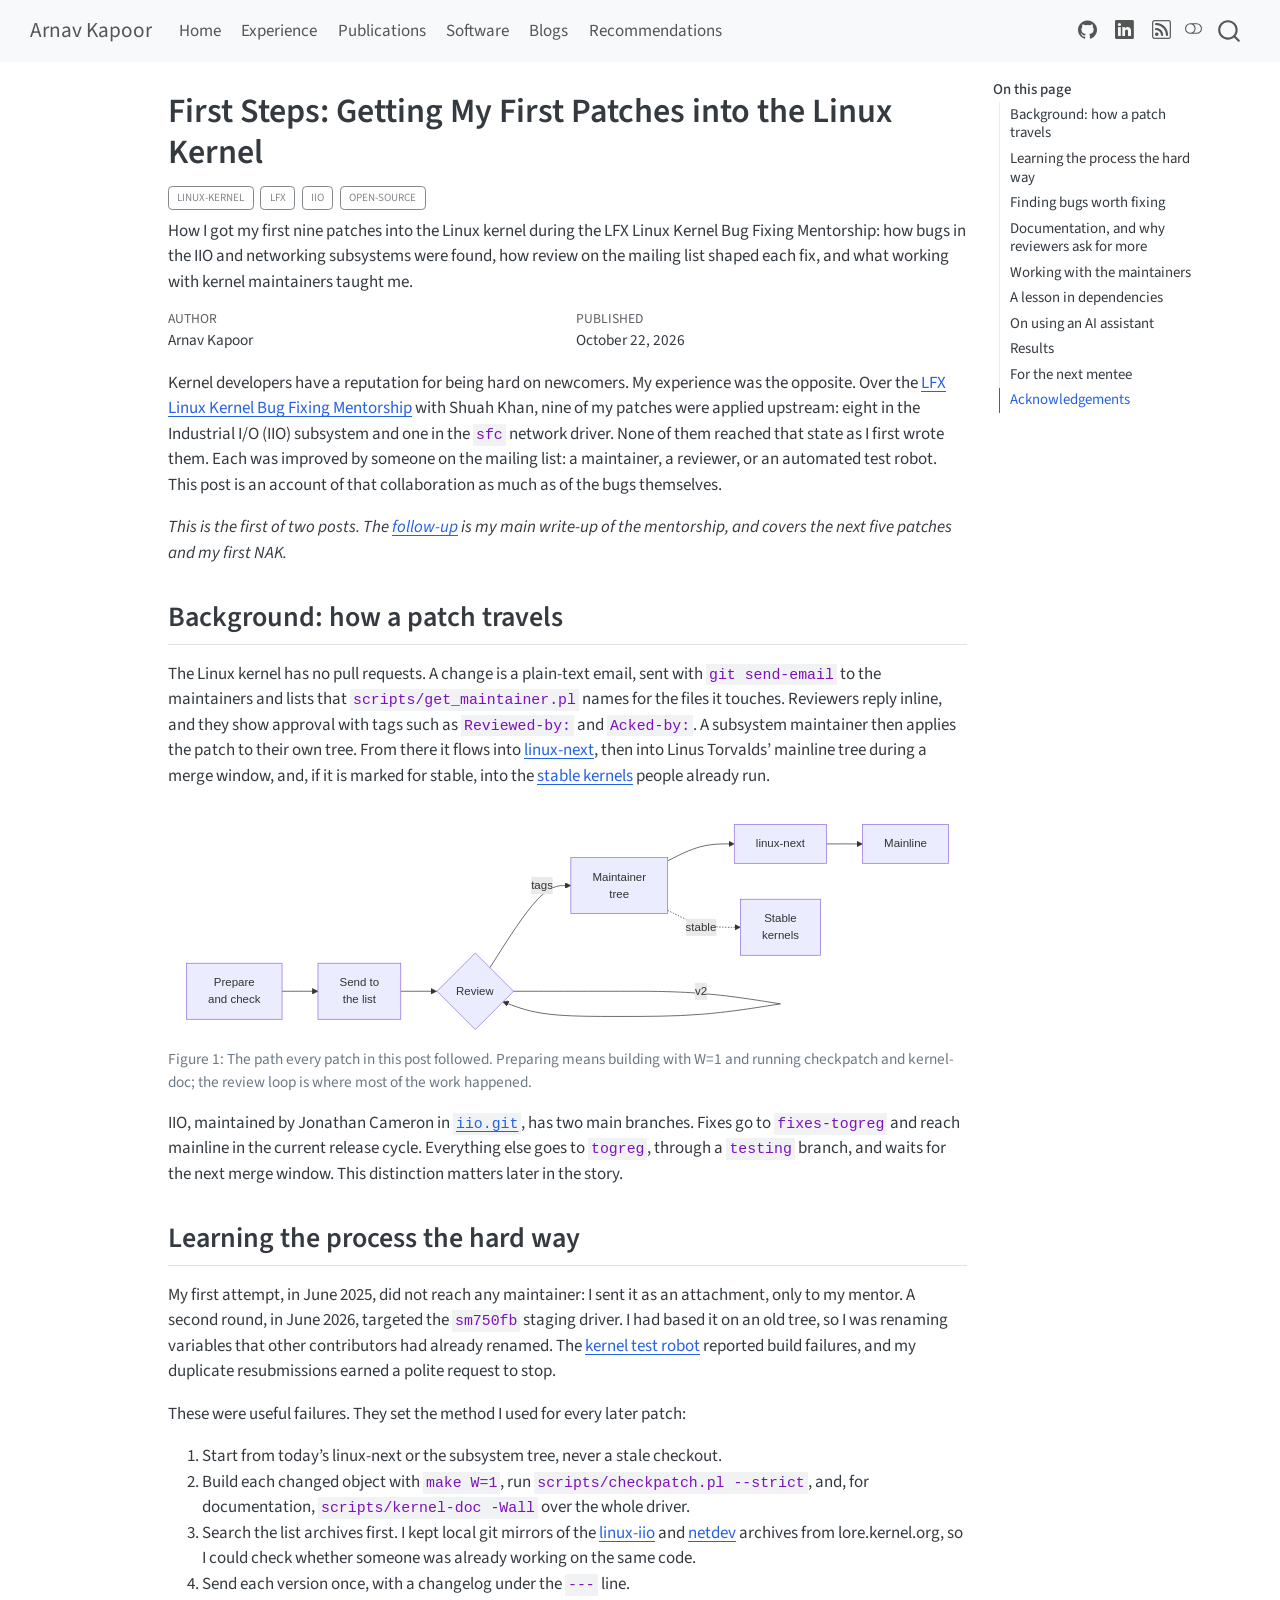
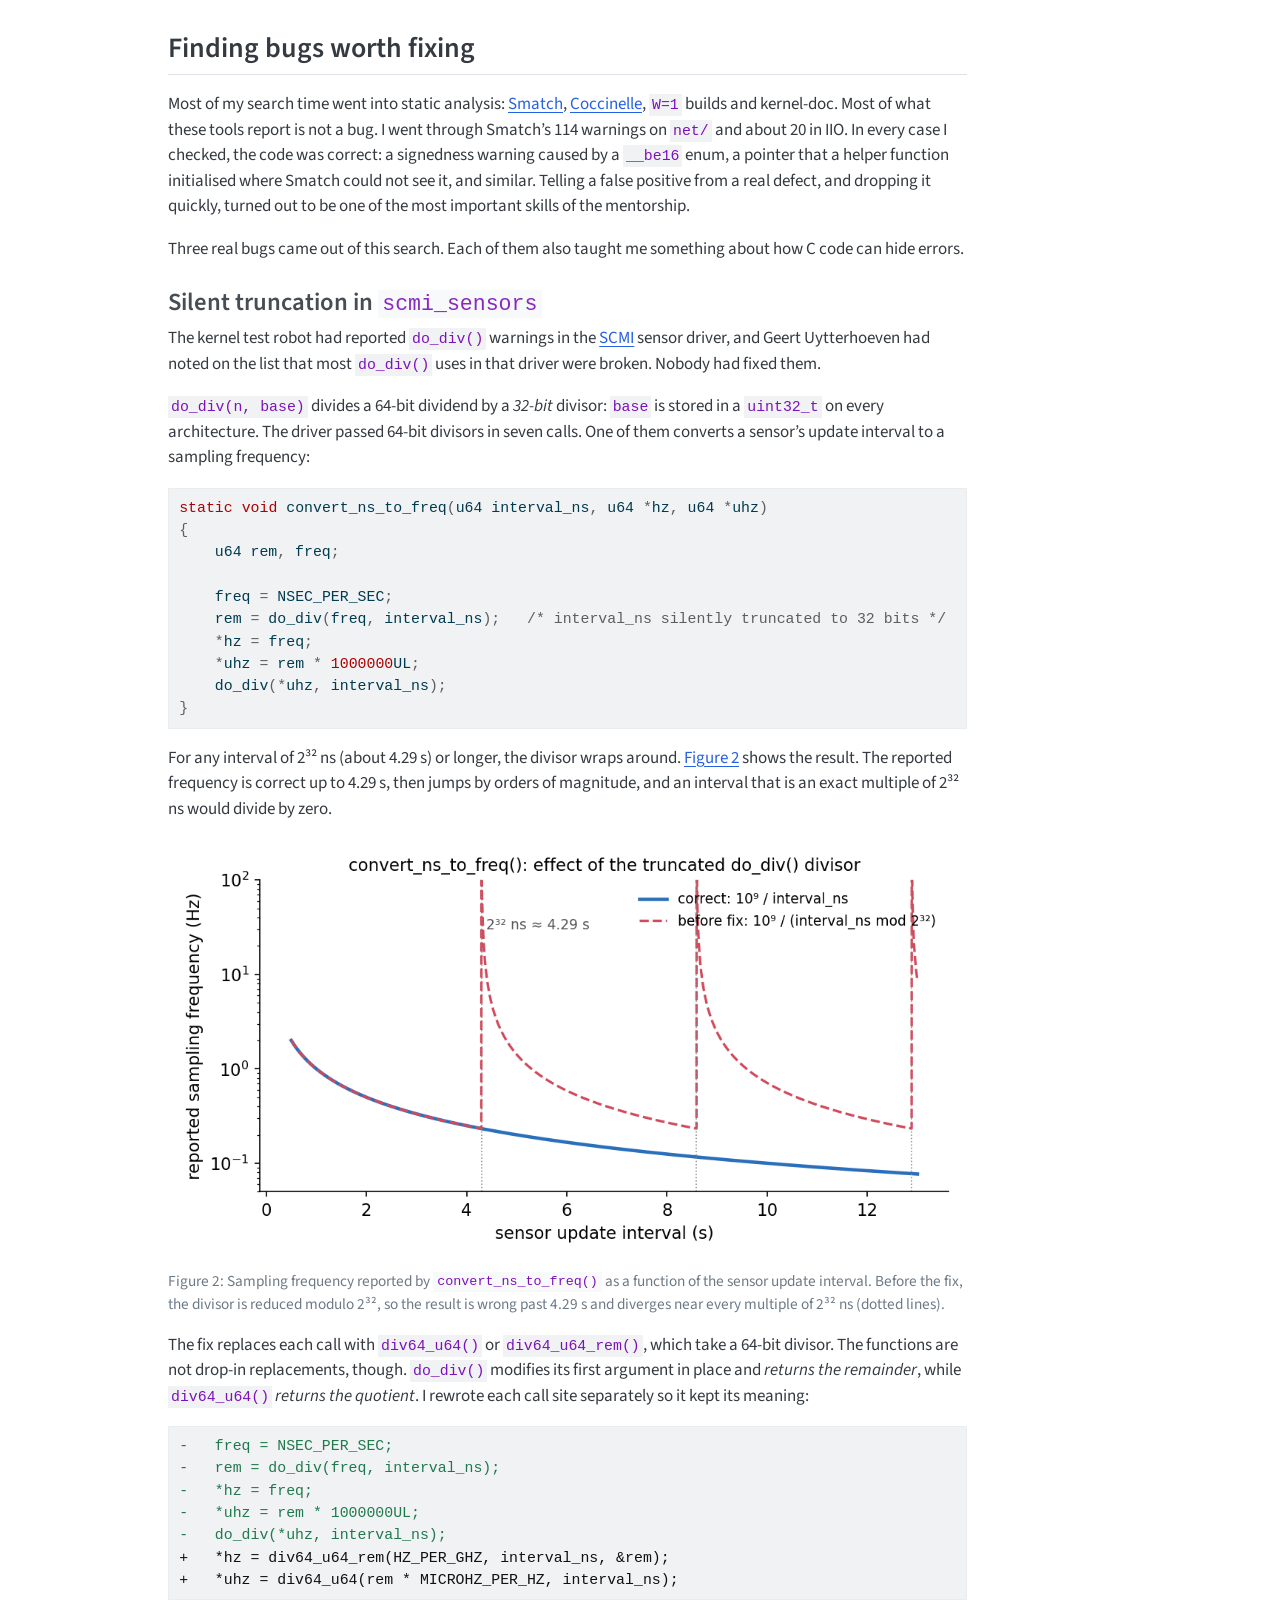
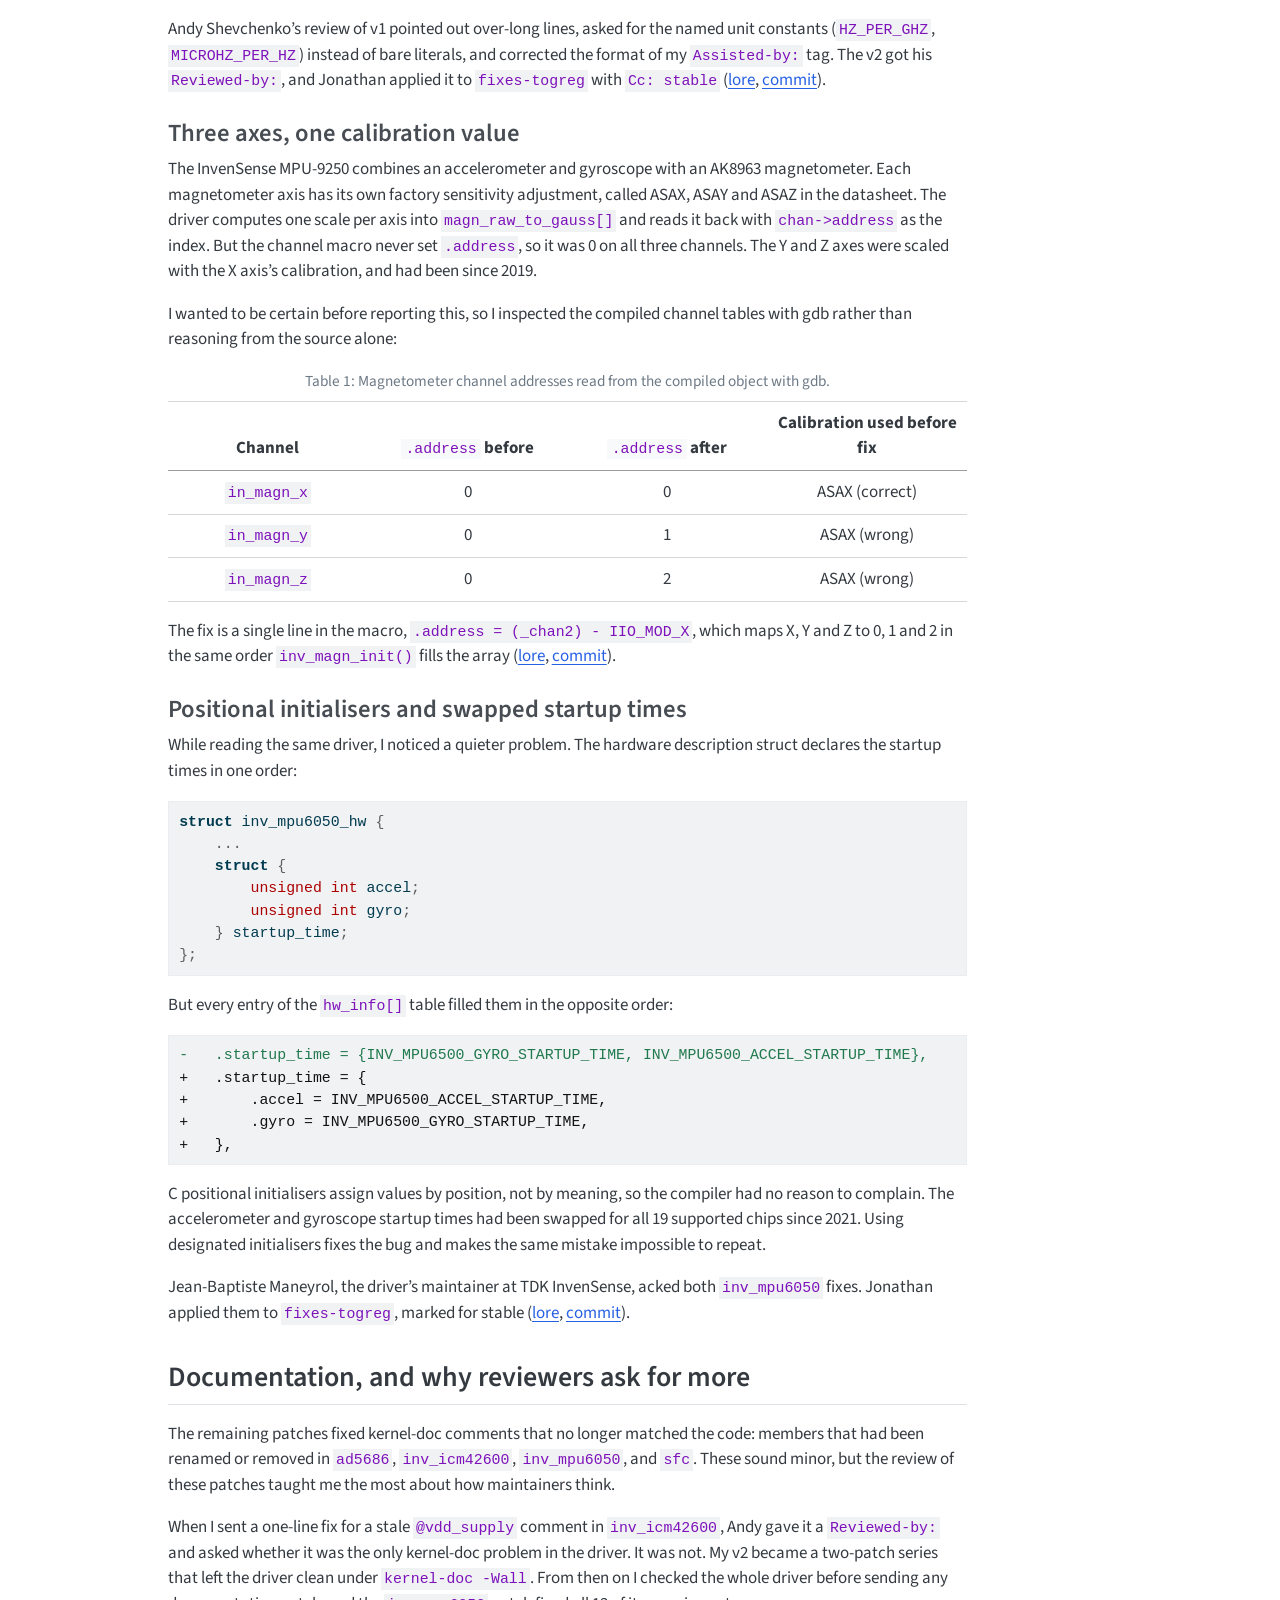
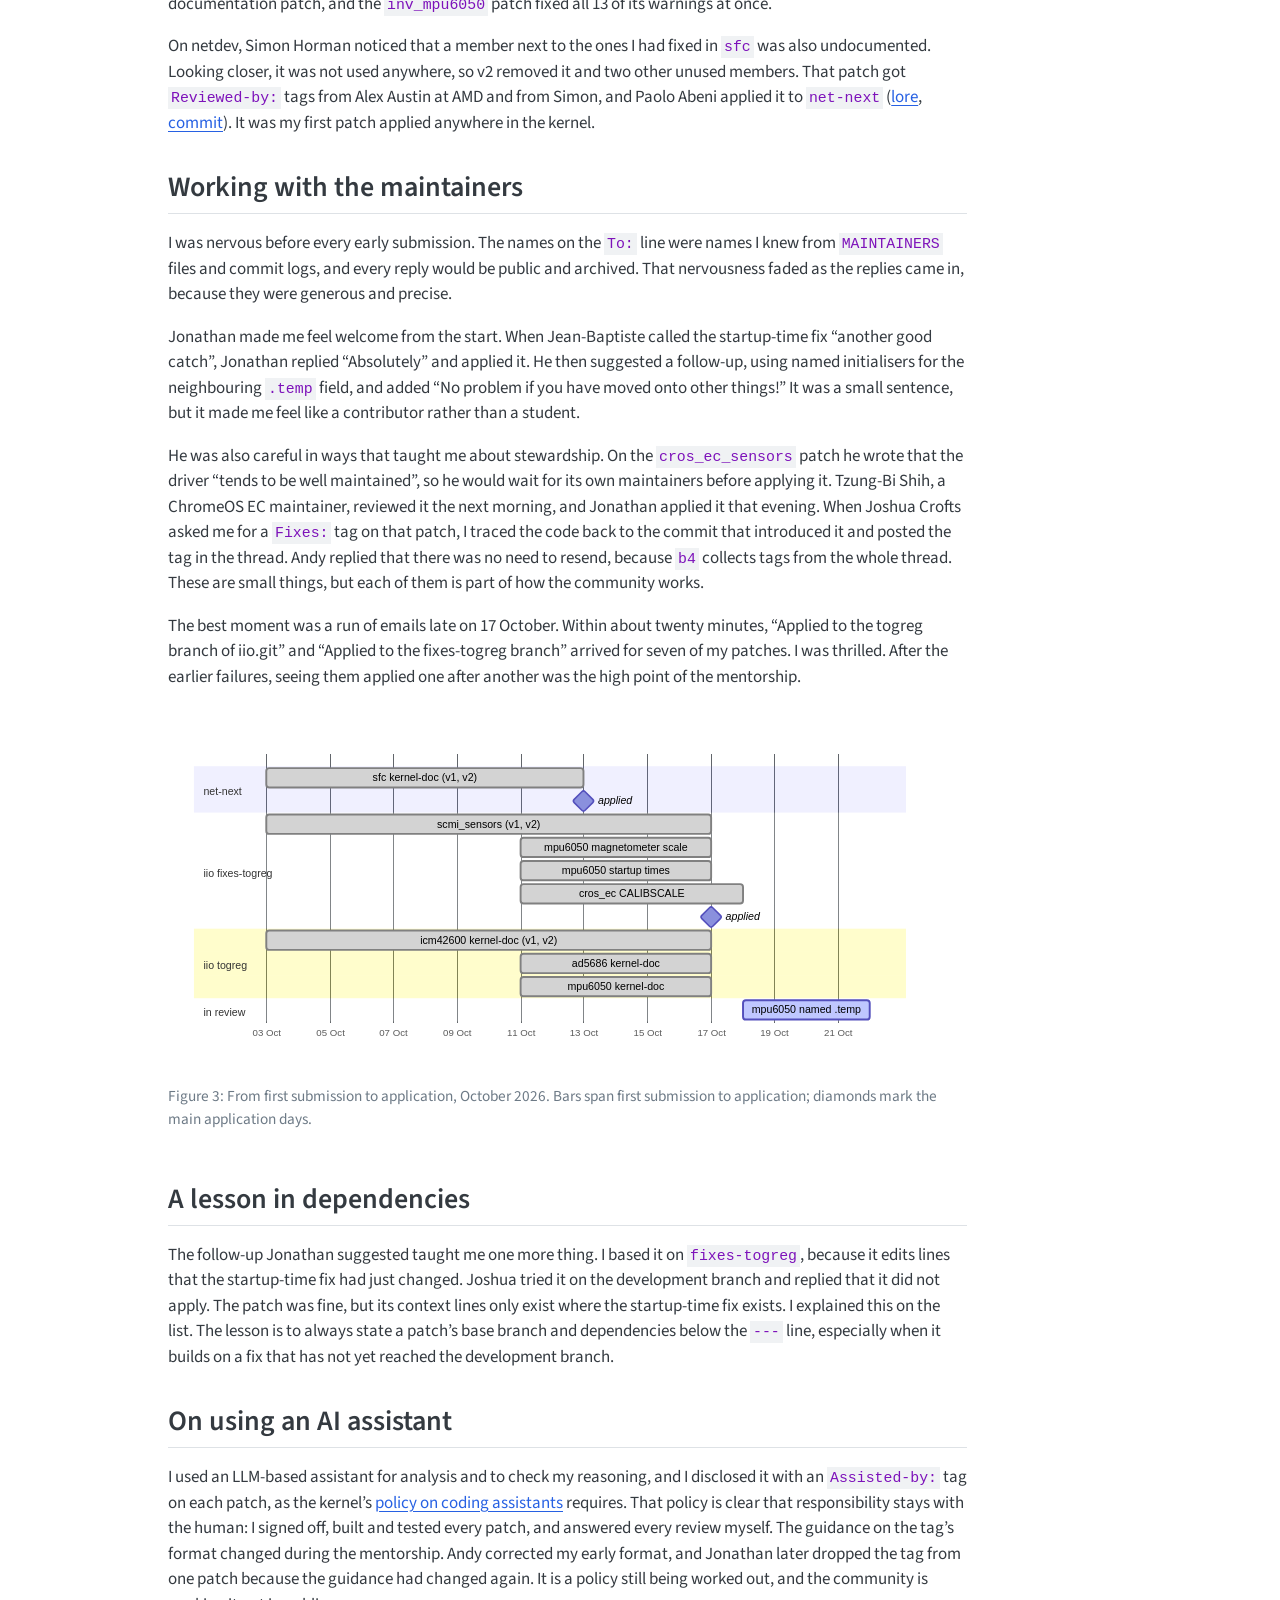
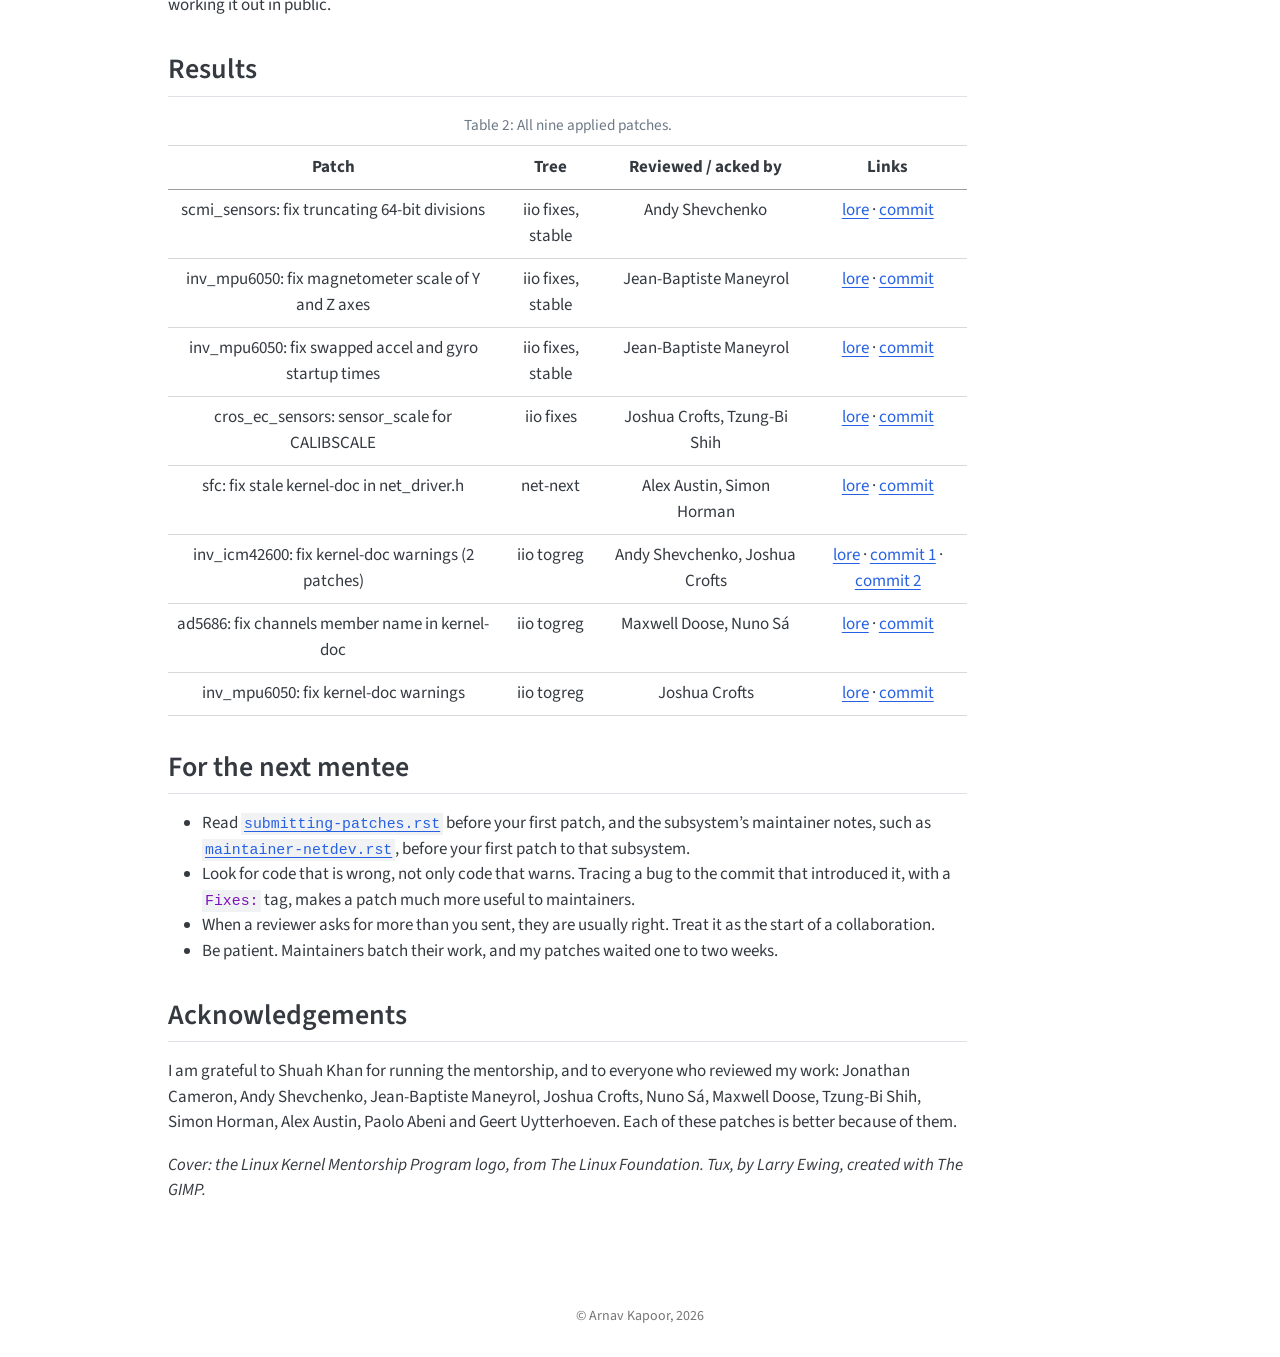
<file: docs/posts/2026-10-22-lfx-kernel-mentorship/index.html>
<!DOCTYPE html>
<html xmlns="http://www.w3.org/1999/xhtml" lang="en" xml:lang="en"><head>

<meta charset="utf-8">
<meta name="generator" content="quarto-1.10.19">

<meta name="viewport" content="width=device-width, initial-scale=1.0, user-scalable=yes">

<meta name="author" content="Arnav Kapoor">
<meta name="dcterms.date" content="2026-10-22">
<meta name="description" content="How I got my first nine patches into the Linux kernel during the LFX Linux Kernel Bug Fixing Mentorship: how bugs in the IIO and networking subsystems were found, how review on the mailing list shaped each fix, and what working with kernel maintainers taught me.">

<title>First Steps: Getting My First Patches into the Linux Kernel – arnavk23</title>
<style>
/* Default styles provided by pandoc.
** See https://pandoc.org/MANUAL.html#variables-for-html for config info.
*/
span.smallcaps{font-variant: small-caps;}
div.columns{display: flex; gap: 1.5em;}
div.column{flex: auto;}
@media screen {
div.columns{gap: min(4vw, 1.5em);}
div.column{overflow-x: auto;}
}
div.hanging-indent{margin-left: 1.5em; text-indent: -1.5em;}
ul.task-list{list-style: none;}
ul.task-list li input[type="checkbox"] {
  width: 0.8em;
  margin: 0 0.8em 0.2em -1em; /* quarto-specific, see https://github.com/quarto-dev/quarto-cli/issues/4556 */ 
  vertical-align: middle;
}
/* CSS for syntax highlighting */
html { -webkit-text-size-adjust: 100%; }
pre > code.sourceCode { white-space: pre; position: relative; }
pre > code.sourceCode > span { display: inline-block; line-height: 1.25; }
pre > code.sourceCode > span:empty { height: 1.2em; }
.sourceCode { overflow: visible; }
code.sourceCode > span { color: inherit; text-decoration: inherit; }
div.sourceCode { margin: 1em 0; }
pre.sourceCode { margin: 0; }
@media screen {
div.sourceCode { overflow: auto; }
}
@media print {
pre > code.sourceCode { white-space: pre-wrap; }
pre > code.sourceCode > span { text-indent: -5em; padding-left: 5em; }
}
pre.numberSource code
  { counter-reset: source-line 0; }
pre.numberSource code > span
  { position: relative; left: -4em; counter-increment: source-line; }
pre.numberSource code > span > a:first-child::before
  { content: counter(source-line);
    position: relative; left: -1em; text-align: right; vertical-align: baseline;
    border: none; display: inline-block;
    -webkit-touch-callout: none; -webkit-user-select: none;
    -khtml-user-select: none; -moz-user-select: none;
    -ms-user-select: none; user-select: none;
    padding: 0 4px; width: 4em;
  }
pre.numberSource { margin-left: 3em;  padding-left: 4px; }
div.sourceCode
  {   }
@media screen {
pre > code.sourceCode > span > a:first-child::before { text-decoration: underline; }
}
</style>


<script src="../../site_libs/quarto-nav/quarto-nav.js"></script>
<script src="../../site_libs/quarto-nav/headroom.min.js"></script>
<script src="../../site_libs/clipboard/clipboard.min.js"></script>
<script src="../../site_libs/quarto-search/autocomplete.umd.js"></script>
<script src="../../site_libs/quarto-search/fuse.min.js"></script>
<script src="../../site_libs/quarto-search/quarto-search.js"></script>
<meta name="quarto:offset" content="../../">
<link href="../../favicon.svg" rel="icon" type="image/svg+xml">
<script src="../../site_libs/quarto-html/quarto.js" type="module"></script>
<script src="../../site_libs/quarto-html/tabsets/tabsets.js" type="module"></script>
<script src="../../site_libs/quarto-html/popper.min.js"></script>
<script src="../../site_libs/quarto-html/tippy.umd.min.js"></script>
<script src="../../site_libs/quarto-html/anchor.min.js"></script>
<link href="../../site_libs/quarto-html/tippy.css" rel="stylesheet">
<link href="../../site_libs/quarto-html/quarto-syntax-highlighting-bf27225e3a48a9273f3daa8f8e829971.css" rel="stylesheet" class="quarto-color-scheme" id="quarto-text-highlighting-styles">
<link href="../../site_libs/quarto-html/quarto-syntax-highlighting-dark-b626d73c4c936ccc3cb08be7d45d1df6.css" rel="stylesheet" class="quarto-color-scheme quarto-color-alternate" id="quarto-text-highlighting-styles">
<link href="../../site_libs/quarto-html/quarto-syntax-highlighting-bf27225e3a48a9273f3daa8f8e829971.css" rel="stylesheet" class="quarto-color-scheme-extra" id="quarto-text-highlighting-styles">
<script src="../../site_libs/bootstrap/bootstrap.min.js"></script>
<link href="../../site_libs/bootstrap/bootstrap-icons.css" rel="stylesheet">
<link href="../../site_libs/bootstrap/bootstrap-bd33107e172c871d584c219ccff192d3.min.css" rel="stylesheet" append-hash="true" class="quarto-color-scheme" id="quarto-bootstrap" data-mode="light">
<link href="../../site_libs/bootstrap/bootstrap-dark-1666565aa0284326c2b99e1b2fbec215.min.css" rel="stylesheet" append-hash="true" class="quarto-color-scheme quarto-color-alternate" id="quarto-bootstrap" data-mode="dark">
<link href="../../site_libs/bootstrap/bootstrap-bd33107e172c871d584c219ccff192d3.min.css" rel="stylesheet" append-hash="true" class="quarto-color-scheme-extra" id="quarto-bootstrap" data-mode="light">
<script id="quarto-search-options" type="application/json">{
  "location": "navbar",
  "copy-button": false,
  "collapse-after": 3,
  "panel-placement": "end",
  "type": "overlay",
  "limit": 50,
  "keyboard-shortcut": [
    "f",
    "/",
    "s"
  ],
  "show-item-context": false,
  "language": {
    "search-no-results-text": "No results",
    "search-matching-documents-text": "matching documents",
    "search-copy-link-title": "Copy link to search",
    "search-hide-matches-text": "Hide additional matches",
    "search-more-match-text": "more match in this document",
    "search-more-matches-text": "more matches in this document",
    "search-clear-button-title": "Clear",
    "search-text-placeholder": "",
    "search-detached-cancel-button-title": "Cancel",
    "search-submit-button-title": "Submit",
    "search-label": "Search"
  }
}</script>
<meta name="mermaid-theme" content="default">
<script src="../../site_libs/quarto-diagram/mermaid.min.js"></script>
<script src="../../site_libs/quarto-diagram/mermaid-init.js"></script>
<link href="../../site_libs/quarto-diagram/mermaid.css" rel="stylesheet">


<link rel="stylesheet" href="../../styles.css">
</head>

<body class="nav-fixed quarto-light"><script id="quarto-html-before-body" type="application/javascript">
    const toggleBodyColorMode = (bsSheetEl) => {
      const mode = bsSheetEl.getAttribute("data-mode");
      const bodyEl = window.document.querySelector("body");
      if (mode === "dark") {
        bodyEl.classList.add("quarto-dark");
        bodyEl.classList.remove("quarto-light");
      } else {
        bodyEl.classList.add("quarto-light");
        bodyEl.classList.remove("quarto-dark");
      }
    }
    const toggleBodyColorPrimary = () => {
      const bsSheetEl = window.document.querySelector("link#quarto-bootstrap:not([rel=disabled-stylesheet])");
      if (bsSheetEl) {
        toggleBodyColorMode(bsSheetEl);
      }
    }
    const setColorSchemeToggle = (alternate) => {
      const toggles = window.document.querySelectorAll('.quarto-color-scheme-toggle');
      for (let i=0; i < toggles.length; i++) {
        const toggle = toggles[i];
        if (toggle) {
          if (alternate) {
            toggle.classList.add("alternate");
          } else {
            toggle.classList.remove("alternate");
          }
        }
      }
    };
    const toggleColorMode = (alternate) => {
      // Switch the stylesheets
      const primaryStylesheets = window.document.querySelectorAll('link.quarto-color-scheme:not(.quarto-color-alternate)');
      const alternateStylesheets = window.document.querySelectorAll('link.quarto-color-scheme.quarto-color-alternate');
      manageTransitions('#quarto-margin-sidebar .nav-link', false);
      if (alternate) {
        // note: dark is layered on light, we don't disable primary!
        enableStylesheet(alternateStylesheets);
        for (const sheetNode of alternateStylesheets) {
          if (sheetNode.id === "quarto-bootstrap") {
            toggleBodyColorMode(sheetNode);
          }
        }
      } else {
        disableStylesheet(alternateStylesheets);
        enableStylesheet(primaryStylesheets)
        toggleBodyColorPrimary();
      }
      manageTransitions('#quarto-margin-sidebar .nav-link', true);
      // Switch the toggles
      setColorSchemeToggle(alternate)
      // Hack to workaround the fact that safari doesn't
      // properly recolor the scrollbar when toggling (#1455)
      if (navigator.userAgent.indexOf('Safari') > 0 && navigator.userAgent.indexOf('Chrome') == -1) {
        manageTransitions("body", false);
        window.scrollTo(0, 1);
        setTimeout(() => {
          window.scrollTo(0, 0);
          manageTransitions("body", true);
        }, 40);
      }
    }
    const disableStylesheet = (stylesheets) => {
      for (let i=0; i < stylesheets.length; i++) {
        const stylesheet = stylesheets[i];
        stylesheet.rel = 'disabled-stylesheet';
      }
    }
    const enableStylesheet = (stylesheets) => {
      for (let i=0; i < stylesheets.length; i++) {
        const stylesheet = stylesheets[i];
        if(stylesheet.rel !== 'stylesheet') { // for Chrome, which will still FOUC without this check
          stylesheet.rel = 'stylesheet';
        }
      }
    }
    const manageTransitions = (selector, allowTransitions) => {
      const els = window.document.querySelectorAll(selector);
      for (let i=0; i < els.length; i++) {
        const el = els[i];
        if (allowTransitions) {
          el.classList.remove('notransition');
        } else {
          el.classList.add('notransition');
        }
      }
    }
    const isFileUrl = () => {
      return window.location.protocol === 'file:';
    }
    const hasAlternateSentinel = () => {
      let styleSentinel = getColorSchemeSentinel();
      if (styleSentinel !== null) {
        return styleSentinel === "alternate";
      } else {
        return false;
      }
    }
    const setStyleSentinel = (alternate) => {
      const value = alternate ? "alternate" : "default";
      if (!isFileUrl()) {
        window.localStorage.setItem("quarto-color-scheme", value);
      } else {
        localAlternateSentinel = value;
      }
    }
    const getColorSchemeSentinel = () => {
      if (!isFileUrl()) {
        const storageValue = window.localStorage.getItem("quarto-color-scheme");
        return storageValue != null ? storageValue : localAlternateSentinel;
      } else {
        return localAlternateSentinel;
      }
    }
    const toggleGiscusIfUsed = (isAlternate, darkModeDefault) => {
      const baseTheme = document.querySelector('#giscus-base-theme')?.value ?? 'light';
      const alternateTheme = document.querySelector('#giscus-alt-theme')?.value ?? 'dark';
      let newTheme = '';
      if(authorPrefersDark) {
        newTheme = isAlternate ? baseTheme : alternateTheme;
      } else {
        newTheme = isAlternate ? alternateTheme : baseTheme;
      }
      const changeGiscusTheme = () => {
        // From: https://github.com/giscus/giscus/issues/336
        const sendMessage = (message) => {
          const iframe = document.querySelector('iframe.giscus-frame');
          if (!iframe) return;
          iframe.contentWindow.postMessage({ giscus: message }, 'https://giscus.app');
        }
        sendMessage({
          setConfig: {
            theme: newTheme
          }
        });
      }
      const isGiscussLoaded = window.document.querySelector('iframe.giscus-frame') !== null;
      if (isGiscussLoaded) {
        changeGiscusTheme();
      }
    };
    const authorPrefersDark = false;
    const darkModeDefault = authorPrefersDark;
      document.querySelector('link#quarto-text-highlighting-styles.quarto-color-scheme-extra').rel = 'disabled-stylesheet';
      document.querySelector('link#quarto-bootstrap.quarto-color-scheme-extra').rel = 'disabled-stylesheet';
    let localAlternateSentinel = darkModeDefault ? 'alternate' : 'default';
    // Dark / light mode switch
    window.quartoToggleColorScheme = () => {
      // Read the current dark / light value
      let toAlternate = !hasAlternateSentinel();
      toggleColorMode(toAlternate);
      setStyleSentinel(toAlternate);
      toggleGiscusIfUsed(toAlternate, darkModeDefault);
      window.dispatchEvent(new Event('resize'));
    };
    // Switch to dark mode if need be
    if (hasAlternateSentinel()) {
      toggleColorMode(true);
    } else {
      toggleColorMode(false);
    }
  </script>

<div id="quarto-search-results"></div>
  <header id="quarto-header" class="headroom fixed-top">
    <nav class="navbar navbar-expand-lg " data-bs-theme="dark">
      <div class="navbar-container container-fluid">
      <div class="navbar-brand-container mx-auto">
    <a class="navbar-brand" href="../../index.html">
    <span class="navbar-title">Arnav Kapoor</span>
    </a>
  </div>
            <div id="quarto-search" class="" title="Search"></div>
          <button class="navbar-toggler" type="button" data-bs-toggle="collapse" data-bs-target="#navbarCollapse" aria-controls="navbarCollapse" role="menu" aria-expanded="false" aria-label="Toggle navigation" onclick="if (window.quartoToggleHeadroom) { window.quartoToggleHeadroom(); }">
  <span class="navbar-toggler-icon"></span>
</button>
          <div class="collapse navbar-collapse" id="navbarCollapse">
            <ul class="navbar-nav navbar-nav-scroll me-auto">
  <li class="nav-item">
    <a class="nav-link" href="../../index.html"> 
<span class="menu-text">Home</span></a>
  </li>  
  <li class="nav-item">
    <a class="nav-link" href="../../experience.html"> 
<span class="menu-text">Experience</span></a>
  </li>  
  <li class="nav-item">
    <a class="nav-link" href="../../publications.html"> 
<span class="menu-text">Publications</span></a>
  </li>  
  <li class="nav-item">
    <a class="nav-link" href="../../software.html"> 
<span class="menu-text">Software</span></a>
  </li>  
  <li class="nav-item">
    <a class="nav-link" href="../../blogs.html"> 
<span class="menu-text">Blogs</span></a>
  </li>  
  <li class="nav-item">
    <a class="nav-link" href="../../recommendations.html"> 
<span class="menu-text">Recommendations</span></a>
  </li>  
</ul>
            <ul class="navbar-nav navbar-nav-scroll ms-auto">
  <li class="nav-item compact">
    <a class="nav-link" href="https://github.com/arnavk23"> <i class="bi bi-github" role="img" aria-label="GitHub">
</i> 
<span class="menu-text"></span></a>
  </li>  
  <li class="nav-item compact">
    <a class="nav-link" href="https://www.linkedin.com/in/arnav-kapoor-29033b2b6/"> <i class="bi bi-linkedin" role="img" aria-label="LinkedIn">
</i> 
<span class="menu-text"></span></a>
  </li>  
  <li class="nav-item compact">
    <a class="nav-link" href="../../blogs.xml"> <i class="bi bi-rss" role="img" aria-label="RSS feed">
</i> 
<span class="menu-text"></span></a>
  </li>  
</ul>
          </div> <!-- /navcollapse -->
            <div class="quarto-navbar-tools">
  <a href="" class="quarto-color-scheme-toggle quarto-navigation-tool  px-1" onclick="window.quartoToggleColorScheme(); return false;" title="Toggle dark mode"><i class="bi"></i></a>
</div>
      </div> <!-- /container-fluid -->
    </nav>
</header>
<!-- content -->
<div id="quarto-content" class="quarto-container page-columns page-rows-contents page-layout-article page-navbar">
<!-- sidebar -->
<!-- margin-sidebar -->
    <div id="quarto-margin-sidebar" class="sidebar margin-sidebar">
        <nav id="TOC" role="doc-toc" class="toc-active">
    <h2 id="toc-title">On this page</h2>
   
  <ul>
  <li><a href="#background-how-a-patch-travels" id="toc-background-how-a-patch-travels" class="nav-link active" data-scroll-target="#background-how-a-patch-travels">Background: how a patch travels</a></li>
  <li><a href="#learning-the-process-the-hard-way" id="toc-learning-the-process-the-hard-way" class="nav-link" data-scroll-target="#learning-the-process-the-hard-way">Learning the process the hard way</a></li>
  <li><a href="#finding-bugs-worth-fixing" id="toc-finding-bugs-worth-fixing" class="nav-link" data-scroll-target="#finding-bugs-worth-fixing">Finding bugs worth fixing</a>
  <ul class="collapse">
  <li><a href="#silent-truncation-in-scmi_sensors" id="toc-silent-truncation-in-scmi_sensors" class="nav-link" data-scroll-target="#silent-truncation-in-scmi_sensors">Silent truncation in <code>scmi_sensors</code></a></li>
  <li><a href="#three-axes-one-calibration-value" id="toc-three-axes-one-calibration-value" class="nav-link" data-scroll-target="#three-axes-one-calibration-value">Three axes, one calibration value</a></li>
  <li><a href="#positional-initialisers-and-swapped-startup-times" id="toc-positional-initialisers-and-swapped-startup-times" class="nav-link" data-scroll-target="#positional-initialisers-and-swapped-startup-times">Positional initialisers and swapped startup times</a></li>
  </ul></li>
  <li><a href="#documentation-and-why-reviewers-ask-for-more" id="toc-documentation-and-why-reviewers-ask-for-more" class="nav-link" data-scroll-target="#documentation-and-why-reviewers-ask-for-more">Documentation, and why reviewers ask for more</a></li>
  <li><a href="#working-with-the-maintainers" id="toc-working-with-the-maintainers" class="nav-link" data-scroll-target="#working-with-the-maintainers">Working with the maintainers</a></li>
  <li><a href="#a-lesson-in-dependencies" id="toc-a-lesson-in-dependencies" class="nav-link" data-scroll-target="#a-lesson-in-dependencies">A lesson in dependencies</a></li>
  <li><a href="#on-using-an-ai-assistant" id="toc-on-using-an-ai-assistant" class="nav-link" data-scroll-target="#on-using-an-ai-assistant">On using an AI assistant</a></li>
  <li><a href="#results" id="toc-results" class="nav-link" data-scroll-target="#results">Results</a></li>
  <li><a href="#for-the-next-mentee" id="toc-for-the-next-mentee" class="nav-link" data-scroll-target="#for-the-next-mentee">For the next mentee</a></li>
  <li><a href="#acknowledgements" id="toc-acknowledgements" class="nav-link" data-scroll-target="#acknowledgements">Acknowledgements</a></li>
  </ul>
</nav>
    </div>
<!-- main -->
<main class="content" id="quarto-document-content">


<header id="title-block-header" class="quarto-title-block default">
<div class="quarto-title">
<h1 class="title">First Steps: Getting My First Patches into the Linux Kernel</h1>
  <div class="quarto-categories">
    <div class="quarto-category">linux-kernel</div>
    <div class="quarto-category">lfx</div>
    <div class="quarto-category">iio</div>
    <div class="quarto-category">open-source</div>
  </div>
  </div>

<div>
  <div class="description">
    How I got my first nine patches into the Linux kernel during the LFX Linux Kernel Bug Fixing Mentorship: how bugs in the IIO and networking subsystems were found, how review on the mailing list shaped each fix, and what working with kernel maintainers taught me.
  </div>
</div>


<div class="quarto-title-meta">

    <div>
    <div class="quarto-title-meta-heading">Author</div>
    <div class="quarto-title-meta-contents">
             <p>Arnav Kapoor </p>
          </div>
  </div>
    
    <div>
    <div class="quarto-title-meta-heading">Published</div>
    <div class="quarto-title-meta-contents">
      <p class="date">October 22, 2026</p>
    </div>
  </div>
  
    
  </div>
  


</header>


<p>Kernel developers have a reputation for being hard on newcomers. My experience was the opposite. Over the <a href="https://wiki.linuxfoundation.org/lkmp">LFX Linux Kernel Bug Fixing Mentorship</a> with Shuah Khan, nine of my patches were applied upstream: eight in the Industrial I/O (IIO) subsystem and one in the <code>sfc</code> network driver. None of them reached that state as I first wrote them. Each was improved by someone on the mailing list: a maintainer, a reviewer, or an automated test robot. This post is an account of that collaboration as much as of the bugs themselves.</p>
<p><em>This is the first of two posts. The <a href="../../posts/2026-10-26-sx93xx-fixes/index.html">follow-up</a> is my main write-up of the mentorship, and covers the next five patches and my first NAK.</em></p>
<section id="background-how-a-patch-travels" class="level2">
<h2 class="anchored" data-anchor-id="background-how-a-patch-travels">Background: how a patch travels</h2>
<p>The Linux kernel has no pull requests. A change is a plain-text email, sent with <code>git send-email</code> to the maintainers and lists that <code>scripts/get_maintainer.pl</code> names for the files it touches. Reviewers reply inline, and they show approval with tags such as <code>Reviewed-by:</code> and <code>Acked-by:</code>. A subsystem maintainer then applies the patch to their own tree. From there it flows into <a href="https://git.kernel.org/pub/scm/linux/kernel/git/next/linux-next.git/">linux-next</a>, then into Linus Torvalds’ mainline tree during a merge window, and, if it is marked for stable, into the <a href="https://www.kernel.org/category/releases.html">stable kernels</a> people already run.</p>
<div class="cell" data-layout-align="default">
<div class="cell-output-display">
<div id="fig-flow" class="quarto-float quarto-figure quarto-figure-center anchored">
<figure class="quarto-float quarto-float-fig figure">
<div aria-describedby="fig-flow-caption-0ceaefa1-69ba-4598-a22c-09a6ac19f8ca">
<div>
<pre class="mermaid mermaid-js" data-label="fig-flow">flowchart LR
    A[Prepare&lt;br/&gt;and check] --&gt; B[Send to&lt;br/&gt;the list]
    B --&gt; C{Review}
    C -- v2 --&gt; C
    C -- tags --&gt; D[Maintainer&lt;br/&gt;tree]
    D --&gt; E[linux-next]
    E --&gt; F[Mainline]
    D -. stable .-&gt; G[Stable&lt;br/&gt;kernels]
</pre>
</div>
</div>
<figcaption class="quarto-float-caption-bottom quarto-float-caption quarto-float-fig" id="fig-flow-caption-0ceaefa1-69ba-4598-a22c-09a6ac19f8ca">
Figure&nbsp;1: The path every patch in this post followed. Preparing means building with W=1 and running checkpatch and kernel-doc; the review loop is where most of the work happened.
</figcaption>
</figure>
</div>
</div>
</div>
<p>IIO, maintained by Jonathan Cameron in <a href="https://git.kernel.org/pub/scm/linux/kernel/git/jic23/iio.git/"><code>iio.git</code></a>, has two main branches. Fixes go to <code>fixes-togreg</code> and reach mainline in the current release cycle. Everything else goes to <code>togreg</code>, through a <code>testing</code> branch, and waits for the next merge window. This distinction matters later in the story.</p>
</section>
<section id="learning-the-process-the-hard-way" class="level2">
<h2 class="anchored" data-anchor-id="learning-the-process-the-hard-way">Learning the process the hard way</h2>
<p>My first attempt, in June 2025, did not reach any maintainer: I sent it as an attachment, only to my mentor. A second round, in June 2026, targeted the <code>sm750fb</code> staging driver. I had based it on an old tree, so I was renaming variables that other contributors had already renamed. The <a href="https://github.com/intel/lkp-tests">kernel test robot</a> reported build failures, and my duplicate resubmissions earned a polite request to stop.</p>
<p>These were useful failures. They set the method I used for every later patch:</p>
<ol type="1">
<li>Start from today’s linux-next or the subsystem tree, never a stale checkout.</li>
<li>Build each changed object with <code>make W=1</code>, run <code>scripts/checkpatch.pl --strict</code>, and, for documentation, <code>scripts/kernel-doc -Wall</code> over the whole driver.</li>
<li>Search the list archives first. I kept local git mirrors of the <a href="https://lore.kernel.org/linux-iio/">linux-iio</a> and <a href="https://lore.kernel.org/netdev/">netdev</a> archives from lore.kernel.org, so I could check whether someone was already working on the same code.</li>
<li>Send each version once, with a changelog under the <code>---</code> line.</li>
</ol>
</section>
<section id="finding-bugs-worth-fixing" class="level2">
<h2 class="anchored" data-anchor-id="finding-bugs-worth-fixing">Finding bugs worth fixing</h2>
<p>Most of my search time went into static analysis: <a href="https://repo.or.cz/smatch.git">Smatch</a>, <a href="https://coccinelle.gitlabpages.inria.fr/website/">Coccinelle</a>, <code>W=1</code> builds and kernel-doc. Most of what these tools report is not a bug. I went through Smatch’s 114 warnings on <code>net/</code> and about 20 in IIO. In every case I checked, the code was correct: a signedness warning caused by a <code>__be16</code> enum, a pointer that a helper function initialised where Smatch could not see it, and similar. Telling a false positive from a real defect, and dropping it quickly, turned out to be one of the most important skills of the mentorship.</p>
<p>Three real bugs came out of this search. Each of them also taught me something about how C code can hide errors.</p>
<section id="silent-truncation-in-scmi_sensors" class="level3">
<h3 class="anchored" data-anchor-id="silent-truncation-in-scmi_sensors">Silent truncation in <code>scmi_sensors</code></h3>
<p>The kernel test robot had reported <code>do_div()</code> warnings in the <a href="https://developer.arm.com/Architectures/System%20Control%20and%20Management%20Interface">SCMI</a> sensor driver, and Geert Uytterhoeven had noted on the list that most <code>do_div()</code> uses in that driver were broken. Nobody had fixed them.</p>
<p><code>do_div(n, base)</code> divides a 64-bit dividend by a <em>32-bit</em> divisor: <code>base</code> is stored in a <code>uint32_t</code> on every architecture. The driver passed 64-bit divisors in seven calls. One of them converts a sensor’s update interval to a sampling frequency:</p>
<div class="code-copy-outer-scaffold"><div class="sourceCode" id="cb1"><pre class="sourceCode c code-with-copy"><code class="sourceCode c"><span id="cb1-1"><a href="#cb1-1" aria-hidden="true" tabindex="-1"></a><span class="dt">static</span> <span class="dt">void</span> convert_ns_to_freq<span class="op">(</span>u64 interval_ns<span class="op">,</span> u64 <span class="op">*</span>hz<span class="op">,</span> u64 <span class="op">*</span>uhz<span class="op">)</span></span>
<span id="cb1-2"><a href="#cb1-2" aria-hidden="true" tabindex="-1"></a><span class="op">{</span></span>
<span id="cb1-3"><a href="#cb1-3" aria-hidden="true" tabindex="-1"></a>    u64 rem<span class="op">,</span> freq<span class="op">;</span></span>
<span id="cb1-4"><a href="#cb1-4" aria-hidden="true" tabindex="-1"></a></span>
<span id="cb1-5"><a href="#cb1-5" aria-hidden="true" tabindex="-1"></a>    freq <span class="op">=</span> NSEC_PER_SEC<span class="op">;</span></span>
<span id="cb1-6"><a href="#cb1-6" aria-hidden="true" tabindex="-1"></a>    rem <span class="op">=</span> do_div<span class="op">(</span>freq<span class="op">,</span> interval_ns<span class="op">);</span>   <span class="co">/* interval_ns silently truncated to 32 bits */</span></span>
<span id="cb1-7"><a href="#cb1-7" aria-hidden="true" tabindex="-1"></a>    <span class="op">*</span>hz <span class="op">=</span> freq<span class="op">;</span></span>
<span id="cb1-8"><a href="#cb1-8" aria-hidden="true" tabindex="-1"></a>    <span class="op">*</span>uhz <span class="op">=</span> rem <span class="op">*</span> <span class="dv">1000000</span><span class="bu">UL</span><span class="op">;</span></span>
<span id="cb1-9"><a href="#cb1-9" aria-hidden="true" tabindex="-1"></a>    do_div<span class="op">(*</span>uhz<span class="op">,</span> interval_ns<span class="op">);</span></span>
<span id="cb1-10"><a href="#cb1-10" aria-hidden="true" tabindex="-1"></a><span class="op">}</span></span></code></pre></div><button title="Copy to Clipboard" class="code-copy-button"><i class="bi"></i></button></div>
<p>For any interval of 2³² ns (about 4.29 s) or longer, the divisor wraps around. <a href="#fig-dodiv" class="quarto-xref">Figure&nbsp;2</a> shows the result. The reported frequency is correct up to 4.29 s, then jumps by orders of magnitude, and an interval that is an exact multiple of 2³² ns would divide by zero.</p>
<div id="fig-dodiv" class="quarto-float quarto-figure quarto-figure-center anchored">
<figure class="quarto-float quarto-float-fig figure">
<div aria-describedby="fig-dodiv-caption-0ceaefa1-69ba-4598-a22c-09a6ac19f8ca">
<img src="do_div.png" class="img-fluid figure-img">
</div>
<figcaption class="quarto-float-caption-bottom quarto-float-caption quarto-float-fig" id="fig-dodiv-caption-0ceaefa1-69ba-4598-a22c-09a6ac19f8ca">
Figure&nbsp;2: Sampling frequency reported by <code>convert_ns_to_freq()</code> as a function of the sensor update interval. Before the fix, the divisor is reduced modulo 2³², so the result is wrong past 4.29 s and diverges near every multiple of 2³² ns (dotted lines).
</figcaption>
</figure>
</div>
<p>The fix replaces each call with <code>div64_u64()</code> or <code>div64_u64_rem()</code>, which take a 64-bit divisor. The functions are not drop-in replacements, though. <code>do_div()</code> modifies its first argument in place and <em>returns the remainder</em>, while <code>div64_u64()</code> <em>returns the quotient</em>. I rewrote each call site separately so it kept its meaning:</p>
<div class="code-copy-outer-scaffold"><div class="sourceCode" id="cb2"><pre class="sourceCode diff code-with-copy"><code class="sourceCode diff"><span id="cb2-1"><a href="#cb2-1" aria-hidden="true" tabindex="-1"></a><span class="st">-   freq = NSEC_PER_SEC;</span></span>
<span id="cb2-2"><a href="#cb2-2" aria-hidden="true" tabindex="-1"></a><span class="st">-   rem = do_div(freq, interval_ns);</span></span>
<span id="cb2-3"><a href="#cb2-3" aria-hidden="true" tabindex="-1"></a><span class="st">-   *hz = freq;</span></span>
<span id="cb2-4"><a href="#cb2-4" aria-hidden="true" tabindex="-1"></a><span class="st">-   *uhz = rem * 1000000UL;</span></span>
<span id="cb2-5"><a href="#cb2-5" aria-hidden="true" tabindex="-1"></a><span class="st">-   do_div(*uhz, interval_ns);</span></span>
<span id="cb2-6"><a href="#cb2-6" aria-hidden="true" tabindex="-1"></a><span class="va">+   *hz = div64_u64_rem(HZ_PER_GHZ, interval_ns, &amp;rem);</span></span>
<span id="cb2-7"><a href="#cb2-7" aria-hidden="true" tabindex="-1"></a><span class="va">+   *uhz = div64_u64(rem * MICROHZ_PER_HZ, interval_ns);</span></span></code></pre></div><button title="Copy to Clipboard" class="code-copy-button"><i class="bi"></i></button></div>
<p>Andy Shevchenko’s review of v1 pointed out over-long lines, asked for the named unit constants (<code>HZ_PER_GHZ</code>, <code>MICROHZ_PER_HZ</code>) instead of bare literals, and corrected the format of my <code>Assisted-by:</code> tag. The v2 got his <code>Reviewed-by:</code>, and Jonathan applied it to <code>fixes-togreg</code> with <code>Cc: stable</code> (<a href="https://lore.kernel.org/all/20261006045244.13993-1-kapoorarnav43@gmail.com/">lore</a>, <a href="https://git.kernel.org/pub/scm/linux/kernel/git/torvalds/linux.git/commit/?id=043ececf147863fbd253687aa0b9edcac358a711">commit</a>).</p>
</section>
<section id="three-axes-one-calibration-value" class="level3">
<h3 class="anchored" data-anchor-id="three-axes-one-calibration-value">Three axes, one calibration value</h3>
<p>The InvenSense MPU-9250 combines an accelerometer and gyroscope with an AK8963 magnetometer. Each magnetometer axis has its own factory sensitivity adjustment, called ASAX, ASAY and ASAZ in the datasheet. The driver computes one scale per axis into <code>magn_raw_to_gauss[]</code> and reads it back with <code>chan-&gt;address</code> as the index. But the channel macro never set <code>.address</code>, so it was 0 on all three channels. The Y and Z axes were scaled with the X axis’s calibration, and had been since 2019.</p>
<p>I wanted to be certain before reporting this, so I inspected the compiled channel tables with gdb rather than reasoning from the source alone:</p>
<div id="tbl-magn" class="quarto-float quarto-figure quarto-figure-center anchored">
<figure class="quarto-float quarto-float-tbl figure">
<figcaption class="quarto-float-caption-top quarto-float-caption quarto-float-tbl" id="tbl-magn-caption-0ceaefa1-69ba-4598-a22c-09a6ac19f8ca">
Table&nbsp;1: Magnetometer channel addresses read from the compiled object with gdb.
</figcaption>
<div aria-describedby="tbl-magn-caption-0ceaefa1-69ba-4598-a22c-09a6ac19f8ca">
<table class="caption-top table">
<colgroup>
<col style="width: 25%">
<col style="width: 25%">
<col style="width: 25%">
<col style="width: 25%">
</colgroup>
<thead>
<tr class="header">
<th>Channel</th>
<th><code>.address</code> before</th>
<th><code>.address</code> after</th>
<th>Calibration used before fix</th>
</tr>
</thead>
<tbody>
<tr class="odd">
<td><code>in_magn_x</code></td>
<td>0</td>
<td>0</td>
<td>ASAX (correct)</td>
</tr>
<tr class="even">
<td><code>in_magn_y</code></td>
<td>0</td>
<td>1</td>
<td>ASAX (wrong)</td>
</tr>
<tr class="odd">
<td><code>in_magn_z</code></td>
<td>0</td>
<td>2</td>
<td>ASAX (wrong)</td>
</tr>
</tbody>
</table>
</div>
</figure>
</div>
<p>The fix is a single line in the macro, <code>.address = (_chan2) - IIO_MOD_X</code>, which maps X, Y and Z to 0, 1 and 2 in the same order <code>inv_magn_init()</code> fills the array (<a href="https://lore.kernel.org/all/20261011045619.357261-1-kapoorarnav43@gmail.com/">lore</a>, <a href="https://git.kernel.org/pub/scm/linux/kernel/git/torvalds/linux.git/commit/?id=e5f7a6684a23d9b20184a81b4ebded3b3504ccdc">commit</a>).</p>
</section>
<section id="positional-initialisers-and-swapped-startup-times" class="level3">
<h3 class="anchored" data-anchor-id="positional-initialisers-and-swapped-startup-times">Positional initialisers and swapped startup times</h3>
<p>While reading the same driver, I noticed a quieter problem. The hardware description struct declares the startup times in one order:</p>
<div class="code-copy-outer-scaffold"><div class="sourceCode" id="cb3"><pre class="sourceCode c code-with-copy"><code class="sourceCode c"><span id="cb3-1"><a href="#cb3-1" aria-hidden="true" tabindex="-1"></a><span class="kw">struct</span> inv_mpu6050_hw <span class="op">{</span></span>
<span id="cb3-2"><a href="#cb3-2" aria-hidden="true" tabindex="-1"></a>    <span class="op">...</span></span>
<span id="cb3-3"><a href="#cb3-3" aria-hidden="true" tabindex="-1"></a>    <span class="kw">struct</span> <span class="op">{</span></span>
<span id="cb3-4"><a href="#cb3-4" aria-hidden="true" tabindex="-1"></a>        <span class="dt">unsigned</span> <span class="dt">int</span> accel<span class="op">;</span></span>
<span id="cb3-5"><a href="#cb3-5" aria-hidden="true" tabindex="-1"></a>        <span class="dt">unsigned</span> <span class="dt">int</span> gyro<span class="op">;</span></span>
<span id="cb3-6"><a href="#cb3-6" aria-hidden="true" tabindex="-1"></a>    <span class="op">}</span> startup_time<span class="op">;</span></span>
<span id="cb3-7"><a href="#cb3-7" aria-hidden="true" tabindex="-1"></a><span class="op">};</span></span></code></pre></div><button title="Copy to Clipboard" class="code-copy-button"><i class="bi"></i></button></div>
<p>But every entry of the <code>hw_info[]</code> table filled them in the opposite order:</p>
<div class="code-copy-outer-scaffold"><div class="sourceCode" id="cb4"><pre class="sourceCode diff code-with-copy"><code class="sourceCode diff"><span id="cb4-1"><a href="#cb4-1" aria-hidden="true" tabindex="-1"></a><span class="st">-   .startup_time = {INV_MPU6500_GYRO_STARTUP_TIME, INV_MPU6500_ACCEL_STARTUP_TIME},</span></span>
<span id="cb4-2"><a href="#cb4-2" aria-hidden="true" tabindex="-1"></a><span class="va">+   .startup_time = {</span></span>
<span id="cb4-3"><a href="#cb4-3" aria-hidden="true" tabindex="-1"></a><span class="va">+       .accel = INV_MPU6500_ACCEL_STARTUP_TIME,</span></span>
<span id="cb4-4"><a href="#cb4-4" aria-hidden="true" tabindex="-1"></a><span class="va">+       .gyro = INV_MPU6500_GYRO_STARTUP_TIME,</span></span>
<span id="cb4-5"><a href="#cb4-5" aria-hidden="true" tabindex="-1"></a><span class="va">+   },</span></span></code></pre></div><button title="Copy to Clipboard" class="code-copy-button"><i class="bi"></i></button></div>
<p>C positional initialisers assign values by position, not by meaning, so the compiler had no reason to complain. The accelerometer and gyroscope startup times had been swapped for all 19 supported chips since 2021. Using designated initialisers fixes the bug and makes the same mistake impossible to repeat.</p>
<p>Jean-Baptiste Maneyrol, the driver’s maintainer at TDK InvenSense, acked both <code>inv_mpu6050</code> fixes. Jonathan applied them to <code>fixes-togreg</code>, marked for stable (<a href="https://lore.kernel.org/all/20261011045710.357809-1-kapoorarnav43@gmail.com/">lore</a>, <a href="https://git.kernel.org/pub/scm/linux/kernel/git/torvalds/linux.git/commit/?id=3a5e2ca34cadd9d5993064884aa5b9c4f6d71dff">commit</a>).</p>
</section>
</section>
<section id="documentation-and-why-reviewers-ask-for-more" class="level2">
<h2 class="anchored" data-anchor-id="documentation-and-why-reviewers-ask-for-more">Documentation, and why reviewers ask for more</h2>
<p>The remaining patches fixed kernel-doc comments that no longer matched the code: members that had been renamed or removed in <code>ad5686</code>, <code>inv_icm42600</code>, <code>inv_mpu6050</code>, and <code>sfc</code>. These sound minor, but the review of these patches taught me the most about how maintainers think.</p>
<p>When I sent a one-line fix for a stale <code>@vdd_supply</code> comment in <code>inv_icm42600</code>, Andy gave it a <code>Reviewed-by:</code> and asked whether it was the only kernel-doc problem in the driver. It was not. My v2 became a two-patch series that left the driver clean under <code>kernel-doc -Wall</code>. From then on I checked the whole driver before sending any documentation patch, and the <code>inv_mpu6050</code> patch fixed all 13 of its warnings at once.</p>
<p>On netdev, Simon Horman noticed that a member next to the ones I had fixed in <code>sfc</code> was also undocumented. Looking closer, it was not used anywhere, so v2 removed it and two other unused members. That patch got <code>Reviewed-by:</code> tags from Alex Austin at AMD and from Simon, and Paolo Abeni applied it to <code>net-next</code> (<a href="https://lore.kernel.org/all/20261007175338.28683-1-kapoorarnav43@gmail.com/">lore</a>, <a href="https://git.kernel.org/pub/scm/linux/kernel/git/torvalds/linux.git/commit/?id=32a8010d2c30c7aa3bd732048c3b366dd3d48c6e">commit</a>). It was my first patch applied anywhere in the kernel.</p>
</section>
<section id="working-with-the-maintainers" class="level2">
<h2 class="anchored" data-anchor-id="working-with-the-maintainers">Working with the maintainers</h2>
<p>I was nervous before every early submission. The names on the <code>To:</code> line were names I knew from <code>MAINTAINERS</code> files and commit logs, and every reply would be public and archived. That nervousness faded as the replies came in, because they were generous and precise.</p>
<p>Jonathan made me feel welcome from the start. When Jean-Baptiste called the startup-time fix “another good catch”, Jonathan replied “Absolutely” and applied it. He then suggested a follow-up, using named initialisers for the neighbouring <code>.temp</code> field, and added “No problem if you have moved onto other things!” It was a small sentence, but it made me feel like a contributor rather than a student.</p>
<p>He was also careful in ways that taught me about stewardship. On the <code>cros_ec_sensors</code> patch he wrote that the driver “tends to be well maintained”, so he would wait for its own maintainers before applying it. Tzung-Bi Shih, a ChromeOS EC maintainer, reviewed it the next morning, and Jonathan applied it that evening. When Joshua Crofts asked me for a <code>Fixes:</code> tag on that patch, I traced the code back to the commit that introduced it and posted the tag in the thread. Andy replied that there was no need to resend, because <code>b4</code> collects tags from the whole thread. These are small things, but each of them is part of how the community works.</p>
<p>The best moment was a run of emails late on 17 October. Within about twenty minutes, “Applied to the togreg branch of iio.git” and “Applied to the fixes-togreg branch” arrived for seven of my patches. I was thrilled. After the earlier failures, seeing them applied one after another was the high point of the mentorship.</p>
<div class="cell" data-layout-align="default">
<div class="cell-output-display">
<div id="fig-timeline" class="quarto-float quarto-figure quarto-figure-center anchored">
<figure class="quarto-float quarto-float-fig figure">
<div aria-describedby="fig-timeline-caption-0ceaefa1-69ba-4598-a22c-09a6ac19f8ca">
<div>
<pre class="mermaid mermaid-js" data-label="fig-timeline">gantt
    dateFormat YYYY-MM-DD
    axisFormat %d %b
    section net-next
    sfc kernel-doc (v1, v2)        :done, 2026-10-03, 2026-10-13
    applied                        :milestone, 2026-10-13, 0d
    section iio fixes-togreg
    scmi_sensors (v1, v2)          :done, 2026-10-03, 2026-10-17
    mpu6050 magnetometer scale     :done, 2026-10-11, 2026-10-17
    mpu6050 startup times          :done, 2026-10-11, 2026-10-17
    cros_ec CALIBSCALE             :done, 2026-10-11, 2026-10-18
    applied                        :milestone, 2026-10-17, 0d
    section iio togreg
    icm42600 kernel-doc (v1, v2)   :done, 2026-10-03, 2026-10-17
    ad5686 kernel-doc              :done, 2026-10-11, 2026-10-17
    mpu6050 kernel-doc             :done, 2026-10-11, 2026-10-17
    section in review
    mpu6050 named .temp            :active, 2026-10-18, 2026-10-22
</pre>
</div>
</div>
<figcaption class="quarto-float-caption-bottom quarto-float-caption quarto-float-fig" id="fig-timeline-caption-0ceaefa1-69ba-4598-a22c-09a6ac19f8ca">
Figure&nbsp;3: From first submission to application, October 2026. Bars span first submission to application; diamonds mark the main application days.
</figcaption>
</figure>
</div>
</div>
</div>
</section>
<section id="a-lesson-in-dependencies" class="level2">
<h2 class="anchored" data-anchor-id="a-lesson-in-dependencies">A lesson in dependencies</h2>
<p>The follow-up Jonathan suggested taught me one more thing. I based it on <code>fixes-togreg</code>, because it edits lines that the startup-time fix had just changed. Joshua tried it on the development branch and replied that it did not apply. The patch was fine, but its context lines only exist where the startup-time fix exists. I explained this on the list. The lesson is to always state a patch’s base branch and dependencies below the <code>---</code> line, especially when it builds on a fix that has not yet reached the development branch.</p>
</section>
<section id="on-using-an-ai-assistant" class="level2">
<h2 class="anchored" data-anchor-id="on-using-an-ai-assistant">On using an AI assistant</h2>
<p>I used an LLM-based assistant for analysis and to check my reasoning, and I disclosed it with an <code>Assisted-by:</code> tag on each patch, as the kernel’s <a href="https://docs.kernel.org/process/coding-assistants.html">policy on coding assistants</a> requires. That policy is clear that responsibility stays with the human: I signed off, built and tested every patch, and answered every review myself. The guidance on the tag’s format changed during the mentorship. Andy corrected my early format, and Jonathan later dropped the tag from one patch because the guidance had changed again. It is a policy still being worked out, and the community is working it out in public.</p>
</section>
<section id="results" class="level2">
<h2 class="anchored" data-anchor-id="results">Results</h2>
<div id="tbl-results" class="quarto-float quarto-figure quarto-figure-center anchored">
<figure class="quarto-float quarto-float-tbl figure">
<figcaption class="quarto-float-caption-top quarto-float-caption quarto-float-tbl" id="tbl-results-caption-0ceaefa1-69ba-4598-a22c-09a6ac19f8ca">
Table&nbsp;2: All nine applied patches.
</figcaption>
<div aria-describedby="tbl-results-caption-0ceaefa1-69ba-4598-a22c-09a6ac19f8ca">
<table class="caption-top table">
<thead>
<tr class="header">
<th>Patch</th>
<th>Tree</th>
<th>Reviewed / acked by</th>
<th>Links</th>
</tr>
</thead>
<tbody>
<tr class="odd">
<td>scmi_sensors: fix truncating 64-bit divisions</td>
<td>iio fixes, stable</td>
<td>Andy Shevchenko</td>
<td><a href="https://lore.kernel.org/all/20261006045244.13993-1-kapoorarnav43@gmail.com/">lore</a> · <a href="https://git.kernel.org/pub/scm/linux/kernel/git/torvalds/linux.git/commit/?id=043ececf147863fbd253687aa0b9edcac358a711">commit</a></td>
</tr>
<tr class="even">
<td>inv_mpu6050: fix magnetometer scale of Y and Z axes</td>
<td>iio fixes, stable</td>
<td>Jean-Baptiste Maneyrol</td>
<td><a href="https://lore.kernel.org/all/20261011045619.357261-1-kapoorarnav43@gmail.com/">lore</a> · <a href="https://git.kernel.org/pub/scm/linux/kernel/git/torvalds/linux.git/commit/?id=e5f7a6684a23d9b20184a81b4ebded3b3504ccdc">commit</a></td>
</tr>
<tr class="odd">
<td>inv_mpu6050: fix swapped accel and gyro startup times</td>
<td>iio fixes, stable</td>
<td>Jean-Baptiste Maneyrol</td>
<td><a href="https://lore.kernel.org/all/20261011045710.357809-1-kapoorarnav43@gmail.com/">lore</a> · <a href="https://git.kernel.org/pub/scm/linux/kernel/git/torvalds/linux.git/commit/?id=3a5e2ca34cadd9d5993064884aa5b9c4f6d71dff">commit</a></td>
</tr>
<tr class="even">
<td>cros_ec_sensors: sensor_scale for CALIBSCALE</td>
<td>iio fixes</td>
<td>Joshua Crofts, Tzung-Bi Shih</td>
<td><a href="https://lore.kernel.org/all/20261011045410.356156-1-kapoorarnav43@gmail.com/">lore</a> · <a href="https://git.kernel.org/pub/scm/linux/kernel/git/torvalds/linux.git/commit/?id=0f8945d5da179594ed7ba058eeb363964438d2d7">commit</a></td>
</tr>
<tr class="odd">
<td>sfc: fix stale kernel-doc in net_driver.h</td>
<td>net-next</td>
<td>Alex Austin, Simon Horman</td>
<td><a href="https://lore.kernel.org/all/20261007175338.28683-1-kapoorarnav43@gmail.com/">lore</a> · <a href="https://git.kernel.org/pub/scm/linux/kernel/git/torvalds/linux.git/commit/?id=32a8010d2c30c7aa3bd732048c3b366dd3d48c6e">commit</a></td>
</tr>
<tr class="even">
<td>inv_icm42600: fix kernel-doc warnings (2 patches)</td>
<td>iio togreg</td>
<td>Andy Shevchenko, Joshua Crofts</td>
<td><a href="https://lore.kernel.org/all/20261006045413.14320-1-kapoorarnav43@gmail.com/">lore</a> · <a href="https://git.kernel.org/pub/scm/linux/kernel/git/jic23/iio.git/commit/?h=togreg&amp;id=0b620e4ac7319aac1127fc9a6a967293a32ce494">commit 1</a> · <a href="https://git.kernel.org/pub/scm/linux/kernel/git/jic23/iio.git/commit/?h=togreg&amp;id=9b4d3cb03ba148f922458d53b32c32701cfbb2d6">commit 2</a></td>
</tr>
<tr class="odd">
<td>ad5686: fix channels member name in kernel-doc</td>
<td>iio togreg</td>
<td>Maxwell Doose, Nuno Sá</td>
<td><a href="https://lore.kernel.org/all/20261011045149.353929-1-kapoorarnav43@gmail.com/">lore</a> · <a href="https://git.kernel.org/pub/scm/linux/kernel/git/jic23/iio.git/commit/?h=togreg&amp;id=be93038a0c103be7c86b2a9fd907f46c30e82cae">commit</a></td>
</tr>
<tr class="even">
<td>inv_mpu6050: fix kernel-doc warnings</td>
<td>iio togreg</td>
<td>Joshua Crofts</td>
<td><a href="https://lore.kernel.org/all/20261011045754.358335-1-kapoorarnav43@gmail.com/">lore</a> · <a href="https://git.kernel.org/pub/scm/linux/kernel/git/jic23/iio.git/commit/?h=togreg&amp;id=e0cc0b6b80be0fc9843c6fec82a7abb45e74df43">commit</a></td>
</tr>
</tbody>
</table>
</div>
</figure>
</div>
</section>
<section id="for-the-next-mentee" class="level2">
<h2 class="anchored" data-anchor-id="for-the-next-mentee">For the next mentee</h2>
<ul>
<li>Read <a href="https://docs.kernel.org/process/submitting-patches.html"><code>submitting-patches.rst</code></a> before your first patch, and the subsystem’s maintainer notes, such as <a href="https://docs.kernel.org/process/maintainer-netdev.html"><code>maintainer-netdev.rst</code></a>, before your first patch to that subsystem.</li>
<li>Look for code that is wrong, not only code that warns. Tracing a bug to the commit that introduced it, with a <code>Fixes:</code> tag, makes a patch much more useful to maintainers.</li>
<li>When a reviewer asks for more than you sent, they are usually right. Treat it as the start of a collaboration.</li>
<li>Be patient. Maintainers batch their work, and my patches waited one to two weeks.</li>
</ul>
</section>
<section id="acknowledgements" class="level2">
<h2 class="anchored" data-anchor-id="acknowledgements">Acknowledgements</h2>
<p>I am grateful to Shuah Khan for running the mentorship, and to everyone who reviewed my work: Jonathan Cameron, Andy Shevchenko, Jean-Baptiste Maneyrol, Joshua Crofts, Nuno Sá, Maxwell Doose, Tzung-Bi Shih, Simon Horman, Alex Austin, Paolo Abeni and Geert Uytterhoeven. Each of these patches is better because of them.</p>
<p><em>Cover: the Linux Kernel Mentorship Program logo, from The Linux Foundation. Tux, by Larry Ewing, created with The GIMP.</em></p>


</section>

</main> <!-- /main -->
<script id="quarto-html-after-body" type="application/javascript">
  window.document.addEventListener("DOMContentLoaded", function (event) {
    // Ensure there is a toggle, if there isn't float one in the top right
    if (window.document.querySelector('.quarto-color-scheme-toggle') === null) {
      const a = window.document.createElement('a');
      a.classList.add('top-right');
      a.classList.add('quarto-color-scheme-toggle');
      a.href = "";
      a.onclick = function() { try { window.quartoToggleColorScheme(); } catch {} return false; };
      const i = window.document.createElement("i");
      i.classList.add('bi');
      a.appendChild(i);
      window.document.body.appendChild(a);
    }
    setColorSchemeToggle(hasAlternateSentinel())
    const icon = "";
    const anchorJS = new window.AnchorJS();
    anchorJS.options = {
      placement: 'right',
      icon: icon
    };
    anchorJS.add('.anchored');
    const isCodeAnnotation = (el) => {
      for (const clz of el.classList) {
        if (clz.startsWith('code-annotation-')) {                     
          return true;
        }
      }
      return false;
    }
    const onCopySuccess = function(e) {
      // button target
      const button = e.trigger;
      // don't keep focus
      button.blur();
      // flash "checked"
      button.classList.add('code-copy-button-checked');
      var currentTitle = button.getAttribute("title");
      button.setAttribute("title", "Copied!");
      let tooltip;
      if (window.bootstrap) {
        button.setAttribute("data-bs-toggle", "tooltip");
        button.setAttribute("data-bs-placement", "left");
        button.setAttribute("data-bs-title", "Copied!");
        tooltip = new bootstrap.Tooltip(button, 
          { trigger: "manual", 
            customClass: "code-copy-button-tooltip",
            offset: [0, -8]});
        tooltip.show();    
      }
      setTimeout(function() {
        if (tooltip) {
          tooltip.hide();
          button.removeAttribute("data-bs-title");
          button.removeAttribute("data-bs-toggle");
          button.removeAttribute("data-bs-placement");
        }
        button.setAttribute("title", currentTitle);
        button.classList.remove('code-copy-button-checked');
      }, 1000);
      // clear code selection
      e.clearSelection();
    }
    const getTextToCopy = function(trigger) {
      const outerScaffold = trigger.parentElement.cloneNode(true);
      const codeEl = outerScaffold.querySelector('code');
      for (const childEl of codeEl.children) {
        if (isCodeAnnotation(childEl)) {
          childEl.remove();
        }
      }
      return codeEl.innerText;
    }
    const clipboard = new window.ClipboardJS('.code-copy-button:not([data-in-quarto-modal])', {
      text: getTextToCopy
    });
    clipboard.on('success', onCopySuccess);
    if (window.document.getElementById('quarto-embedded-source-code-modal')) {
      const clipboardModal = new window.ClipboardJS('.code-copy-button[data-in-quarto-modal]', {
        text: getTextToCopy,
        container: window.document.getElementById('quarto-embedded-source-code-modal')
      });
      clipboardModal.on('success', onCopySuccess);
    }
      var localhostRegex = new RegExp(/^(?:http|https):\/\/localhost\:?[0-9]*\//);
      var mailtoRegex = new RegExp(/^mailto:/);
        var filterRegex = new RegExp("https:\/\/arnavk23\.github\.io");
      var isInternal = (href) => {
          return filterRegex.test(href) || localhostRegex.test(href) || mailtoRegex.test(href);
      }
      // Inspect non-navigation links and adorn them if external
     var links = window.document.querySelectorAll('a[href]:not(.nav-link):not(.navbar-brand):not(.toc-action):not(.sidebar-link):not(.sidebar-item-toggle):not(.pagination-link):not(.no-external):not([aria-hidden]):not(.dropdown-item):not(.quarto-navigation-tool):not(.about-link)');
      for (var i=0; i<links.length; i++) {
        const link = links[i];
        if (!isInternal(link.href)) {
          // undo the damage that might have been done by quarto-nav.js in the case of
          // links that we want to consider external
          if (link.dataset.originalHref !== undefined) {
            link.href = link.dataset.originalHref;
          }
        }
      }
    function tippyHover(el, contentFn, onTriggerFn, onUntriggerFn) {
      const config = {
        allowHTML: true,
        maxWidth: 500,
        delay: 100,
        arrow: false,
        appendTo: function(el) {
            return el.parentElement;
        },
        interactive: true,
        interactiveBorder: 10,
        theme: 'quarto',
        placement: 'bottom-start',
      };
      if (contentFn) {
        config.content = contentFn;
      }
      if (onTriggerFn) {
        config.onTrigger = onTriggerFn;
      }
      if (onUntriggerFn) {
        config.onUntrigger = onUntriggerFn;
      }
      window.tippy(el, config); 
    }
    const noterefs = window.document.querySelectorAll('a[role="doc-noteref"]');
    for (var i=0; i<noterefs.length; i++) {
      const ref = noterefs[i];
      tippyHover(ref, function() {
        // use id or data attribute instead here
        let href = ref.getAttribute('data-footnote-href') || ref.getAttribute('href');
        try { href = new URL(href).hash; } catch {}
        const id = href.replace(/^#\/?/, "");
        const note = window.document.getElementById(id);
        if (note) {
          return note.innerHTML;
        } else {
          return "";
        }
      });
    }
    const xrefs = window.document.querySelectorAll('a.quarto-xref');
    const processXRef = (id, note) => {
      // Strip column container classes
      const stripColumnClz = (el) => {
        el.classList.remove("page-full", "page-columns");
        if (el.children) {
          for (const child of el.children) {
            stripColumnClz(child);
          }
        }
      }
      stripColumnClz(note)
      if (id === null || id.startsWith('sec-')) {
        // Special case sections, only their first couple elements
        const container = document.createElement("div");
        if (note.children && note.children.length > 2) {
          container.appendChild(note.children[0].cloneNode(true));
          for (let i = 1; i < note.children.length; i++) {
            const child = note.children[i];
            if (child.tagName === "P" && child.innerText === "") {
              continue;
            } else {
              container.appendChild(child.cloneNode(true));
              break;
            }
          }
          if (window.Quarto?.typesetMath) {
            window.Quarto.typesetMath(container);
          }
          return container.innerHTML
        } else {
          if (window.Quarto?.typesetMath) {
            window.Quarto.typesetMath(note);
          }
          return note.innerHTML;
        }
      } else {
        // Remove any anchor links if they are present
        const anchorLink = note.querySelector('a.anchorjs-link');
        if (anchorLink) {
          anchorLink.remove();
        }
        if (window.Quarto?.typesetMath) {
          window.Quarto.typesetMath(note);
        }
        if (note.classList.contains("callout")) {
          return note.outerHTML;
        } else {
          return note.innerHTML;
        }
      }
    }
    for (var i=0; i<xrefs.length; i++) {
      const xref = xrefs[i];
      tippyHover(xref, undefined, function(instance) {
        instance.disable();
        let url = xref.getAttribute('href');
        let hash = undefined; 
        if (url.startsWith('#')) {
          hash = url;
        } else {
          try { hash = new URL(url).hash; } catch {}
        }
        if (hash) {
          const id = hash.replace(/^#\/?/, "");
          const note = window.document.getElementById(id);
          if (note !== null) {
            try {
              const html = processXRef(id, note.cloneNode(true));
              instance.setContent(html);
            } finally {
              instance.enable();
              instance.show();
            }
          } else {
            // See if we can fetch this
            fetch(url.split('#')[0])
            .then(res => res.text())
            .then(html => {
              const parser = new DOMParser();
              const htmlDoc = parser.parseFromString(html, "text/html");
              const note = htmlDoc.getElementById(id);
              if (note !== null) {
                const html = processXRef(id, note);
                instance.setContent(html);
              } 
            }).finally(() => {
              instance.enable();
              instance.show();
            });
          }
        } else {
          // See if we can fetch a full url (with no hash to target)
          // This is a special case and we should probably do some content thinning / targeting
          fetch(url)
          .then(res => res.text())
          .then(html => {
            const parser = new DOMParser();
            const htmlDoc = parser.parseFromString(html, "text/html");
            const note = htmlDoc.querySelector('main.content');
            if (note !== null) {
              // This should only happen for chapter cross references
              // (since there is no id in the URL)
              // remove the first header
              if (note.children.length > 0 && note.children[0].tagName === "HEADER") {
                note.children[0].remove();
              }
              const html = processXRef(null, note);
              instance.setContent(html);
            } 
          }).finally(() => {
            instance.enable();
            instance.show();
          });
        }
      }, function(instance) {
      });
    }
        let selectedAnnoteEl;
        const selectorForAnnotation = ( cell, annotation) => {
          let cellAttr = 'data-code-cell="' + cell + '"';
          let lineAttr = 'data-code-annotation="' +  annotation + '"';
          const selector = 'span[' + cellAttr + '][' + lineAttr + ']';
          return selector;
        }
        const selectCodeLines = (annoteEl) => {
          const doc = window.document;
          const targetCell = annoteEl.getAttribute("data-target-cell");
          const targetAnnotation = annoteEl.getAttribute("data-target-annotation");
          const annoteSpan = window.document.querySelector(selectorForAnnotation(targetCell, targetAnnotation));
          const lines = annoteSpan.getAttribute("data-code-lines").split(",");
          const lineIds = lines.map((line) => {
            return targetCell + "-" + line;
          })
          let top = null;
          let height = null;
          let parent = null;
          if (lineIds.length > 0) {
              //compute the position of the single el (top and bottom and make a div)
              const el = window.document.getElementById(lineIds[0]);
              top = el.offsetTop;
              height = el.offsetHeight;
              parent = el.parentElement.parentElement;
            if (lineIds.length > 1) {
              const lastEl = window.document.getElementById(lineIds[lineIds.length - 1]);
              const bottom = lastEl.offsetTop + lastEl.offsetHeight;
              height = bottom - top;
            }
            if (top !== null && height !== null && parent !== null) {
              // cook up a div (if necessary) and position it 
              let div = window.document.getElementById("code-annotation-line-highlight");
              if (div === null) {
                div = window.document.createElement("div");
                div.setAttribute("id", "code-annotation-line-highlight");
                div.style.position = 'absolute';
                parent.appendChild(div);
              }
              div.style.top = top - 2 + "px";
              div.style.height = height + 4 + "px";
              div.style.left = 0;
              let gutterDiv = window.document.getElementById("code-annotation-line-highlight-gutter");
              if (gutterDiv === null) {
                gutterDiv = window.document.createElement("div");
                gutterDiv.setAttribute("id", "code-annotation-line-highlight-gutter");
                gutterDiv.style.position = 'absolute';
                const codeCell = window.document.getElementById(targetCell);
                const gutter = codeCell.querySelector('.code-annotation-gutter');
                gutter.appendChild(gutterDiv);
              }
              gutterDiv.style.top = top - 2 + "px";
              gutterDiv.style.height = height + 4 + "px";
            }
            selectedAnnoteEl = annoteEl;
          }
        };
        const unselectCodeLines = () => {
          const elementsIds = ["code-annotation-line-highlight", "code-annotation-line-highlight-gutter"];
          elementsIds.forEach((elId) => {
            const div = window.document.getElementById(elId);
            if (div) {
              div.remove();
            }
          });
          selectedAnnoteEl = undefined;
        };
          // Handle positioning of the toggle
      window.addEventListener(
        "resize",
        throttle(() => {
          elRect = undefined;
          if (selectedAnnoteEl) {
            selectCodeLines(selectedAnnoteEl);
          }
        }, 10)
      );
      function throttle(fn, ms) {
      let throttle = false;
      let timer;
        return (...args) => {
          if(!throttle) { // first call gets through
              fn.apply(this, args);
              throttle = true;
          } else { // all the others get throttled
              if(timer) clearTimeout(timer); // cancel #2
              timer = setTimeout(() => {
                fn.apply(this, args);
                timer = throttle = false;
              }, ms);
          }
        };
      }
        // Attach click handler to the DT
        const annoteDls = window.document.querySelectorAll('dt[data-target-cell]');
        for (const annoteDlNode of annoteDls) {
          annoteDlNode.addEventListener('click', (event) => {
            const clickedEl = event.target;
            if (clickedEl !== selectedAnnoteEl) {
              unselectCodeLines();
              const activeEl = window.document.querySelector('dt[data-target-cell].code-annotation-active');
              if (activeEl) {
                activeEl.classList.remove('code-annotation-active');
              }
              selectCodeLines(clickedEl);
              clickedEl.classList.add('code-annotation-active');
            } else {
              // Unselect the line
              unselectCodeLines();
              clickedEl.classList.remove('code-annotation-active');
            }
          });
        }
    const findCites = (el) => {
      const parentEl = el.parentElement;
      if (parentEl) {
        const cites = parentEl.dataset.cites;
        if (cites) {
          return {
            el,
            cites: cites.split(' ')
          };
        } else {
          return findCites(el.parentElement)
        }
      } else {
        return undefined;
      }
    };
    var bibliorefs = window.document.querySelectorAll('a[role="doc-biblioref"]');
    for (var i=0; i<bibliorefs.length; i++) {
      const ref = bibliorefs[i];
      const citeInfo = findCites(ref);
      if (citeInfo) {
        tippyHover(citeInfo.el, function() {
          var popup = window.document.createElement('div');
          citeInfo.cites.forEach(function(cite) {
            var citeDiv = window.document.createElement('div');
            citeDiv.classList.add('hanging-indent');
            citeDiv.classList.add('csl-entry');
            var biblioDiv = window.document.getElementById('ref-' + cite);
            if (biblioDiv) {
              citeDiv.innerHTML = biblioDiv.innerHTML;
            }
            popup.appendChild(citeDiv);
          });
          return popup.innerHTML;
        });
      }
    }
  });
  </script>
</div> <!-- /content -->
<footer class="footer">
  <div class="nav-footer">
    <div class="nav-footer-left">
      &nbsp;
    </div>   
    <div class="nav-footer-center">
<p>© Arnav Kapoor, 2026</p>
</div>
    <div class="nav-footer-right">
      &nbsp;
    </div>
  </div>
</footer>




</body></html>
</file>
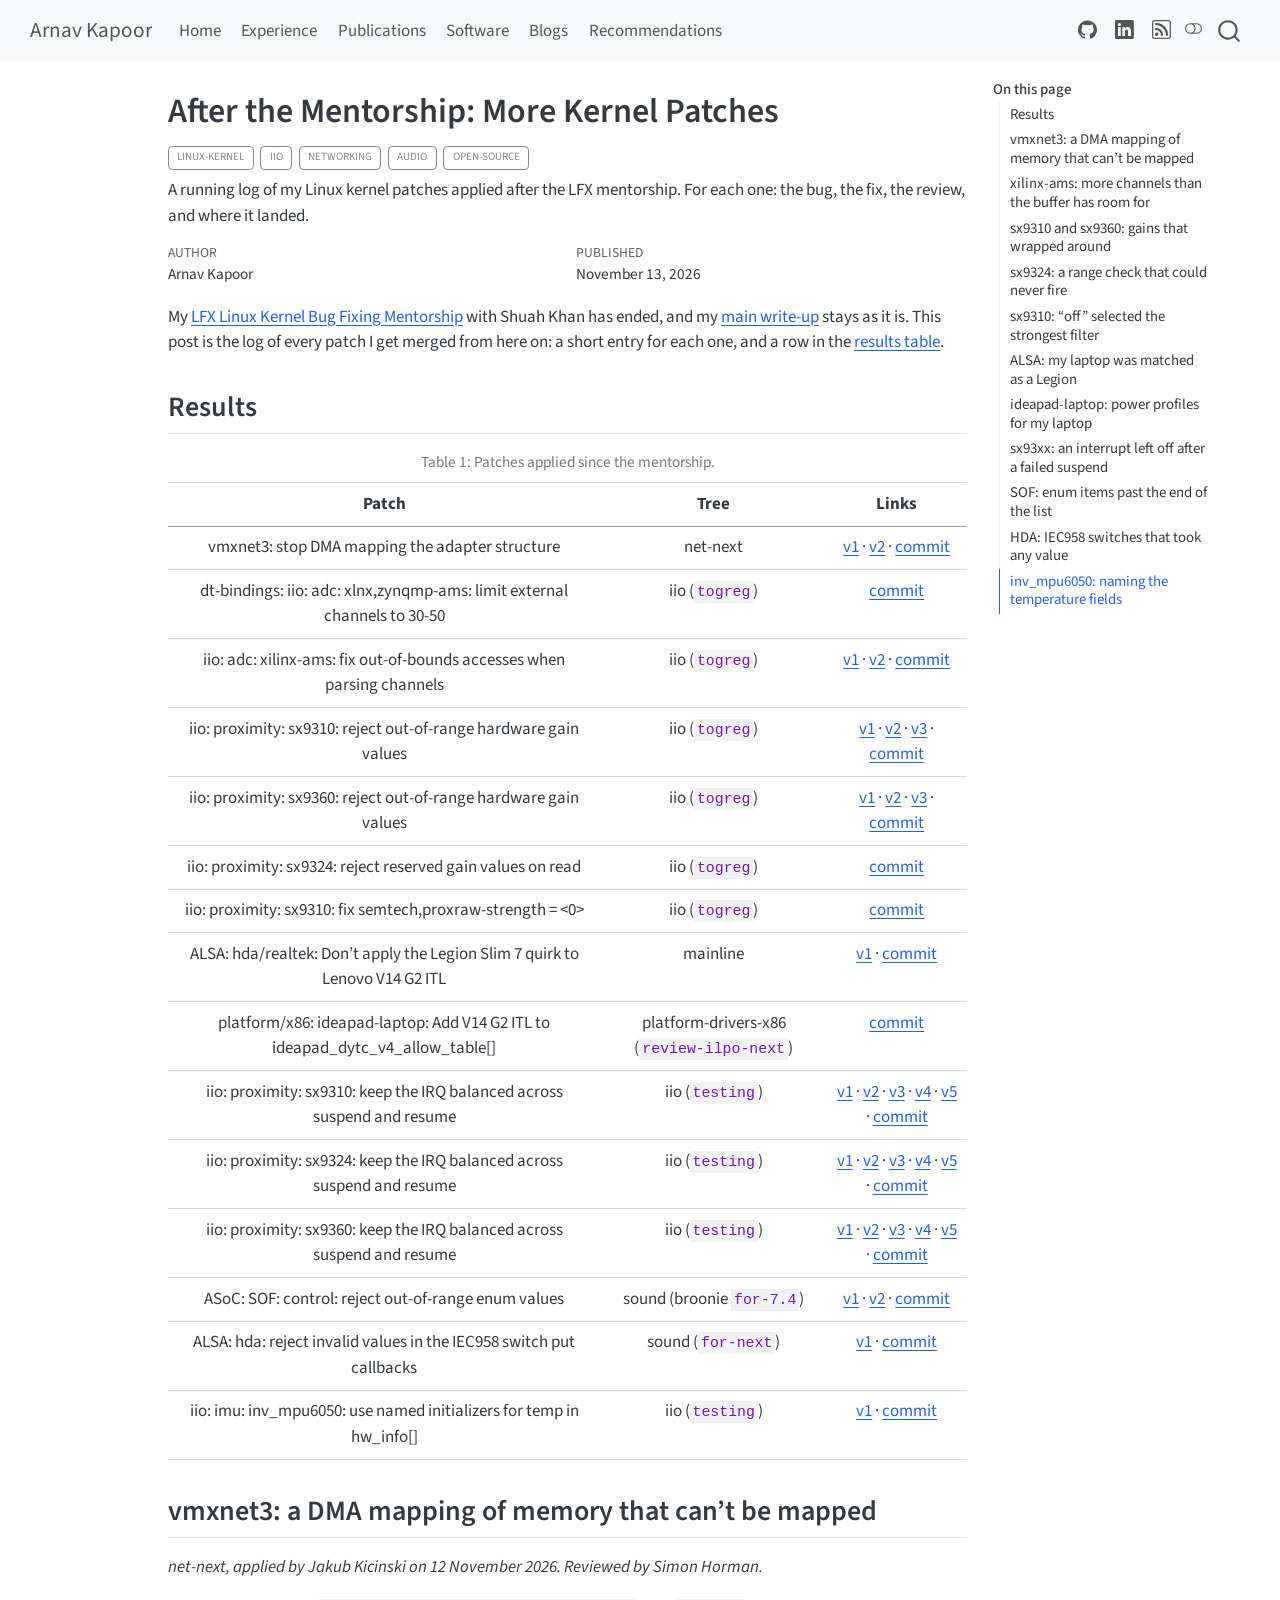
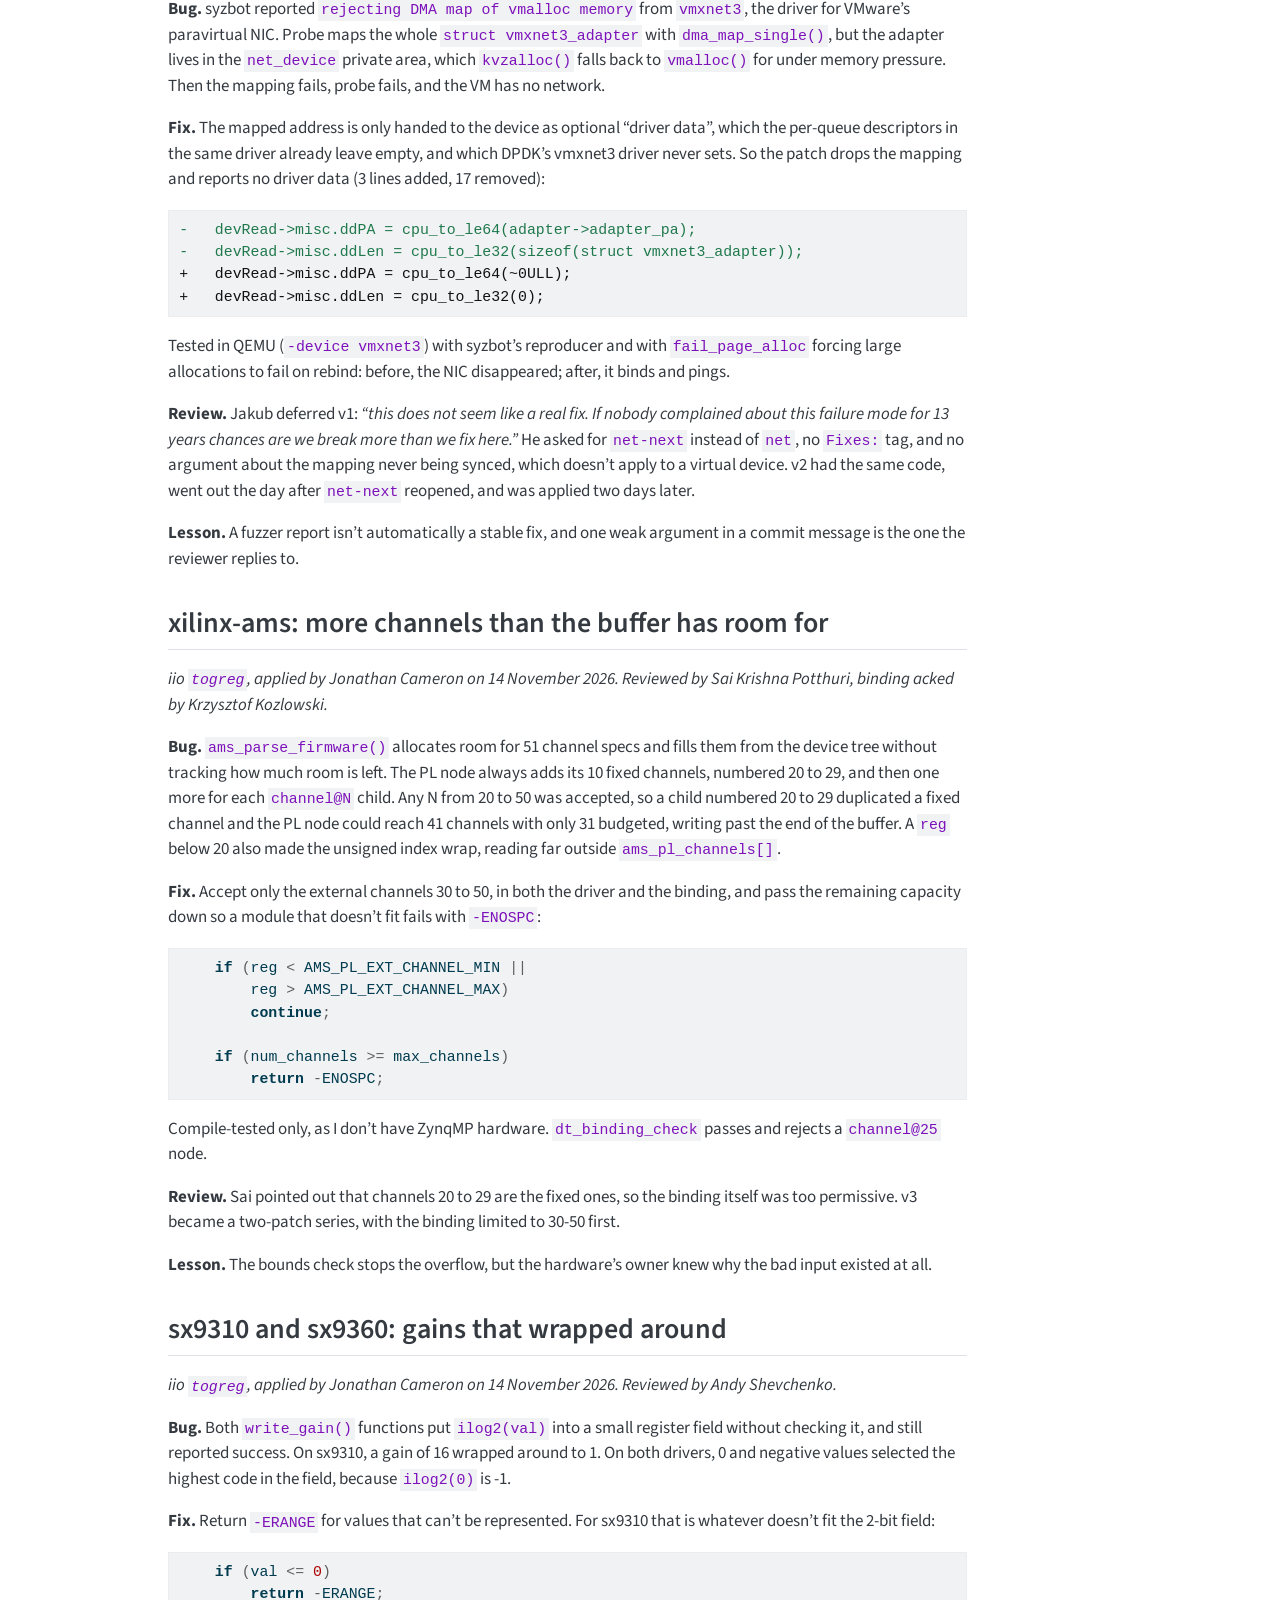
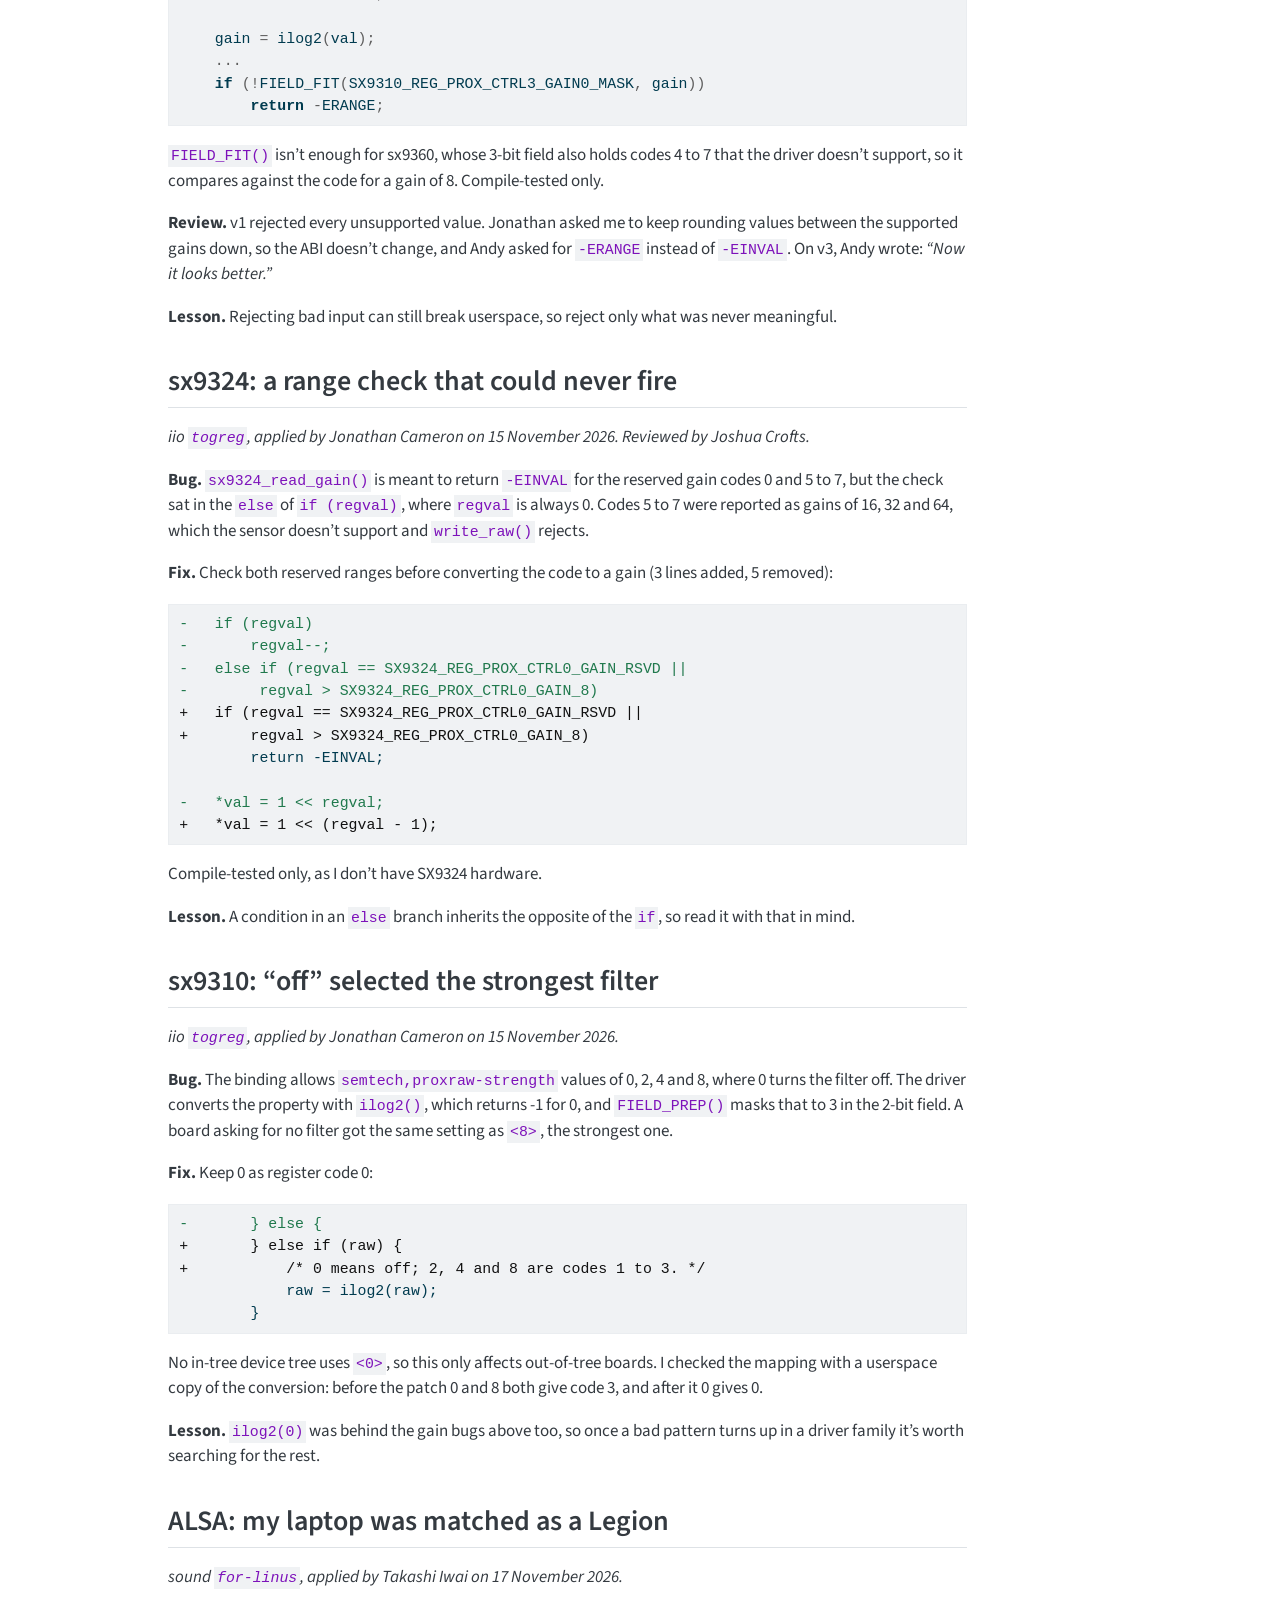
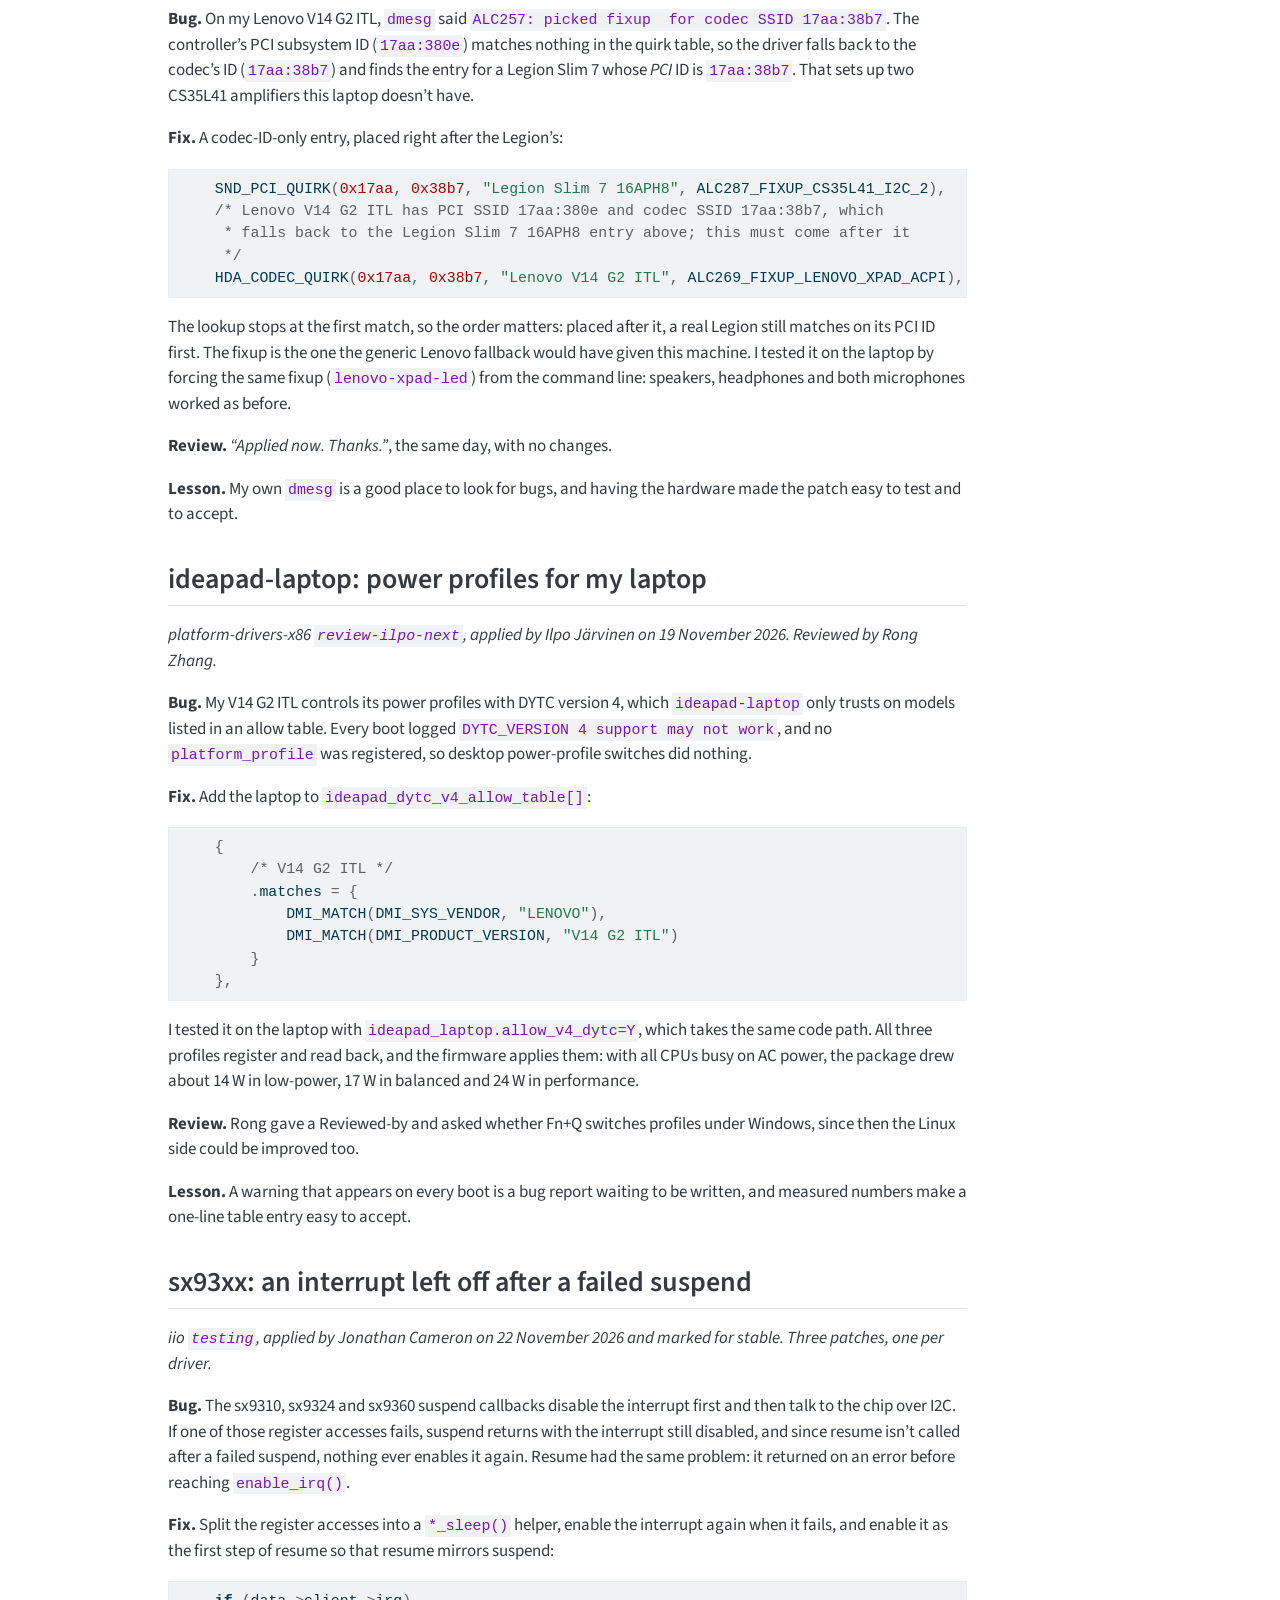
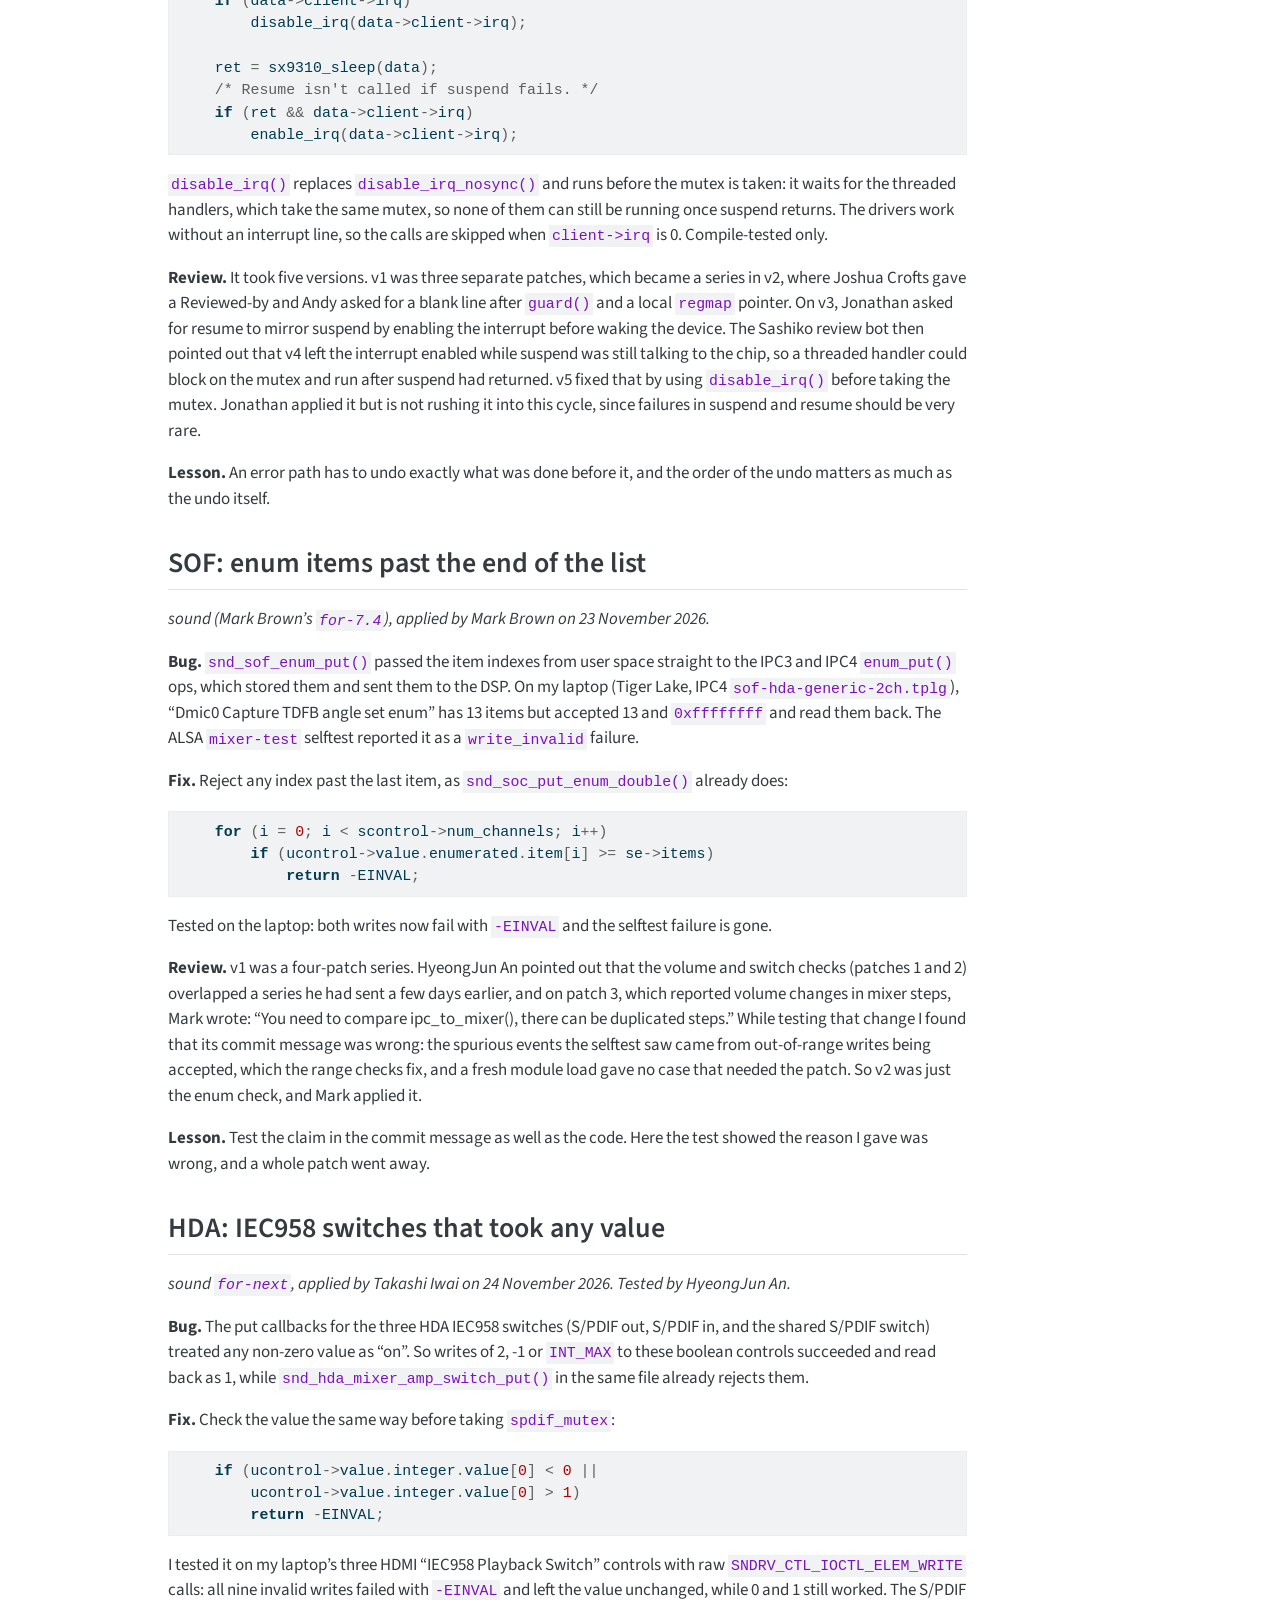
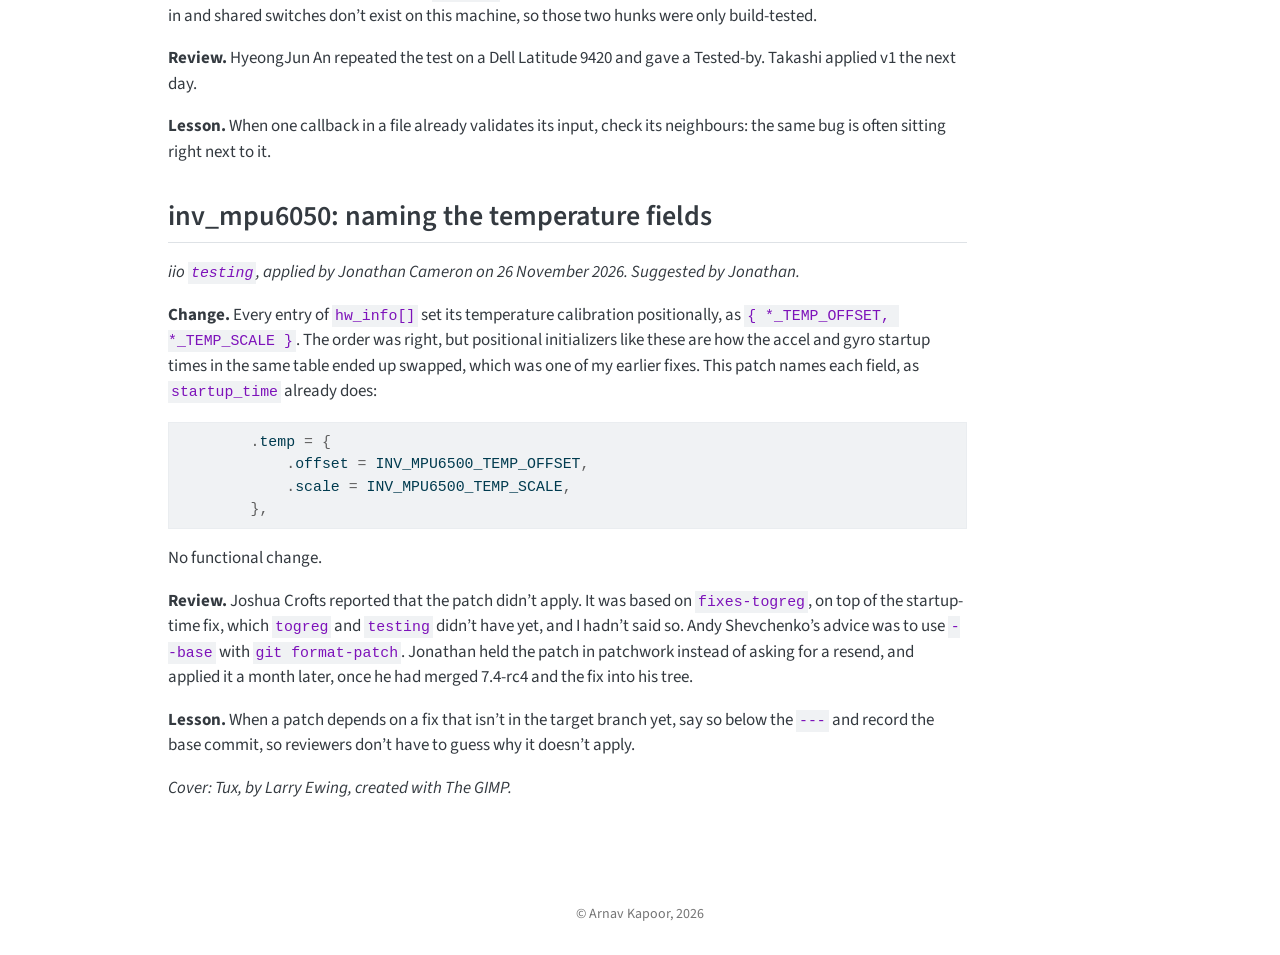
<file: docs/posts/2026-11-13-kernel-patches/index.html>
<!DOCTYPE html>
<html xmlns="http://www.w3.org/1999/xhtml" lang="en" xml:lang="en"><head>

<meta charset="utf-8">
<meta name="generator" content="quarto-1.10.19">

<meta name="viewport" content="width=device-width, initial-scale=1.0, user-scalable=yes">

<meta name="author" content="Arnav Kapoor">
<meta name="dcterms.date" content="2026-11-13">
<meta name="description" content="A running log of my Linux kernel patches applied after the LFX mentorship. For each one: the bug, the fix, the review, and where it landed.">

<title>After the Mentorship: More Kernel Patches – arnavk23</title>
<style>
/* Default styles provided by pandoc.
** See https://pandoc.org/MANUAL.html#variables-for-html for config info.
*/
span.smallcaps{font-variant: small-caps;}
div.columns{display: flex; gap: 1.5em;}
div.column{flex: auto;}
@media screen {
div.columns{gap: min(4vw, 1.5em);}
div.column{overflow-x: auto;}
}
div.hanging-indent{margin-left: 1.5em; text-indent: -1.5em;}
ul.task-list{list-style: none;}
ul.task-list li input[type="checkbox"] {
  width: 0.8em;
  margin: 0 0.8em 0.2em -1em; /* quarto-specific, see https://github.com/quarto-dev/quarto-cli/issues/4556 */ 
  vertical-align: middle;
}
/* CSS for syntax highlighting */
html { -webkit-text-size-adjust: 100%; }
pre > code.sourceCode { white-space: pre; position: relative; }
pre > code.sourceCode > span { display: inline-block; line-height: 1.25; }
pre > code.sourceCode > span:empty { height: 1.2em; }
.sourceCode { overflow: visible; }
code.sourceCode > span { color: inherit; text-decoration: inherit; }
div.sourceCode { margin: 1em 0; }
pre.sourceCode { margin: 0; }
@media screen {
div.sourceCode { overflow: auto; }
}
@media print {
pre > code.sourceCode { white-space: pre-wrap; }
pre > code.sourceCode > span { text-indent: -5em; padding-left: 5em; }
}
pre.numberSource code
  { counter-reset: source-line 0; }
pre.numberSource code > span
  { position: relative; left: -4em; counter-increment: source-line; }
pre.numberSource code > span > a:first-child::before
  { content: counter(source-line);
    position: relative; left: -1em; text-align: right; vertical-align: baseline;
    border: none; display: inline-block;
    -webkit-touch-callout: none; -webkit-user-select: none;
    -khtml-user-select: none; -moz-user-select: none;
    -ms-user-select: none; user-select: none;
    padding: 0 4px; width: 4em;
  }
pre.numberSource { margin-left: 3em;  padding-left: 4px; }
div.sourceCode
  {   }
@media screen {
pre > code.sourceCode > span > a:first-child::before { text-decoration: underline; }
}
</style>


<script src="../../site_libs/quarto-nav/quarto-nav.js"></script>
<script src="../../site_libs/quarto-nav/headroom.min.js"></script>
<script src="../../site_libs/clipboard/clipboard.min.js"></script>
<script src="../../site_libs/quarto-search/autocomplete.umd.js"></script>
<script src="../../site_libs/quarto-search/fuse.min.js"></script>
<script src="../../site_libs/quarto-search/quarto-search.js"></script>
<meta name="quarto:offset" content="../../">
<link href="../../favicon.svg" rel="icon" type="image/svg+xml">
<script src="../../site_libs/quarto-html/quarto.js" type="module"></script>
<script src="../../site_libs/quarto-html/tabsets/tabsets.js" type="module"></script>
<script src="../../site_libs/quarto-html/popper.min.js"></script>
<script src="../../site_libs/quarto-html/tippy.umd.min.js"></script>
<script src="../../site_libs/quarto-html/anchor.min.js"></script>
<link href="../../site_libs/quarto-html/tippy.css" rel="stylesheet">
<link href="../../site_libs/quarto-html/quarto-syntax-highlighting-bf27225e3a48a9273f3daa8f8e829971.css" rel="stylesheet" class="quarto-color-scheme" id="quarto-text-highlighting-styles">
<link href="../../site_libs/quarto-html/quarto-syntax-highlighting-dark-b626d73c4c936ccc3cb08be7d45d1df6.css" rel="stylesheet" class="quarto-color-scheme quarto-color-alternate" id="quarto-text-highlighting-styles">
<link href="../../site_libs/quarto-html/quarto-syntax-highlighting-bf27225e3a48a9273f3daa8f8e829971.css" rel="stylesheet" class="quarto-color-scheme-extra" id="quarto-text-highlighting-styles">
<script src="../../site_libs/bootstrap/bootstrap.min.js"></script>
<link href="../../site_libs/bootstrap/bootstrap-icons.css" rel="stylesheet">
<link href="../../site_libs/bootstrap/bootstrap-bd33107e172c871d584c219ccff192d3.min.css" rel="stylesheet" append-hash="true" class="quarto-color-scheme" id="quarto-bootstrap" data-mode="light">
<link href="../../site_libs/bootstrap/bootstrap-dark-1666565aa0284326c2b99e1b2fbec215.min.css" rel="stylesheet" append-hash="true" class="quarto-color-scheme quarto-color-alternate" id="quarto-bootstrap" data-mode="dark">
<link href="../../site_libs/bootstrap/bootstrap-bd33107e172c871d584c219ccff192d3.min.css" rel="stylesheet" append-hash="true" class="quarto-color-scheme-extra" id="quarto-bootstrap" data-mode="light">
<script id="quarto-search-options" type="application/json">{
  "location": "navbar",
  "copy-button": false,
  "collapse-after": 3,
  "panel-placement": "end",
  "type": "overlay",
  "limit": 50,
  "keyboard-shortcut": [
    "f",
    "/",
    "s"
  ],
  "show-item-context": false,
  "language": {
    "search-no-results-text": "No results",
    "search-matching-documents-text": "matching documents",
    "search-copy-link-title": "Copy link to search",
    "search-hide-matches-text": "Hide additional matches",
    "search-more-match-text": "more match in this document",
    "search-more-matches-text": "more matches in this document",
    "search-clear-button-title": "Clear",
    "search-text-placeholder": "",
    "search-detached-cancel-button-title": "Cancel",
    "search-submit-button-title": "Submit",
    "search-label": "Search"
  }
}</script>


<link rel="stylesheet" href="../../styles.css">
</head>

<body class="nav-fixed quarto-light"><script id="quarto-html-before-body" type="application/javascript">
    const toggleBodyColorMode = (bsSheetEl) => {
      const mode = bsSheetEl.getAttribute("data-mode");
      const bodyEl = window.document.querySelector("body");
      if (mode === "dark") {
        bodyEl.classList.add("quarto-dark");
        bodyEl.classList.remove("quarto-light");
      } else {
        bodyEl.classList.add("quarto-light");
        bodyEl.classList.remove("quarto-dark");
      }
    }
    const toggleBodyColorPrimary = () => {
      const bsSheetEl = window.document.querySelector("link#quarto-bootstrap:not([rel=disabled-stylesheet])");
      if (bsSheetEl) {
        toggleBodyColorMode(bsSheetEl);
      }
    }
    const setColorSchemeToggle = (alternate) => {
      const toggles = window.document.querySelectorAll('.quarto-color-scheme-toggle');
      for (let i=0; i < toggles.length; i++) {
        const toggle = toggles[i];
        if (toggle) {
          if (alternate) {
            toggle.classList.add("alternate");
          } else {
            toggle.classList.remove("alternate");
          }
        }
      }
    };
    const toggleColorMode = (alternate) => {
      // Switch the stylesheets
      const primaryStylesheets = window.document.querySelectorAll('link.quarto-color-scheme:not(.quarto-color-alternate)');
      const alternateStylesheets = window.document.querySelectorAll('link.quarto-color-scheme.quarto-color-alternate');
      manageTransitions('#quarto-margin-sidebar .nav-link', false);
      if (alternate) {
        // note: dark is layered on light, we don't disable primary!
        enableStylesheet(alternateStylesheets);
        for (const sheetNode of alternateStylesheets) {
          if (sheetNode.id === "quarto-bootstrap") {
            toggleBodyColorMode(sheetNode);
          }
        }
      } else {
        disableStylesheet(alternateStylesheets);
        enableStylesheet(primaryStylesheets)
        toggleBodyColorPrimary();
      }
      manageTransitions('#quarto-margin-sidebar .nav-link', true);
      // Switch the toggles
      setColorSchemeToggle(alternate)
      // Hack to workaround the fact that safari doesn't
      // properly recolor the scrollbar when toggling (#1455)
      if (navigator.userAgent.indexOf('Safari') > 0 && navigator.userAgent.indexOf('Chrome') == -1) {
        manageTransitions("body", false);
        window.scrollTo(0, 1);
        setTimeout(() => {
          window.scrollTo(0, 0);
          manageTransitions("body", true);
        }, 40);
      }
    }
    const disableStylesheet = (stylesheets) => {
      for (let i=0; i < stylesheets.length; i++) {
        const stylesheet = stylesheets[i];
        stylesheet.rel = 'disabled-stylesheet';
      }
    }
    const enableStylesheet = (stylesheets) => {
      for (let i=0; i < stylesheets.length; i++) {
        const stylesheet = stylesheets[i];
        if(stylesheet.rel !== 'stylesheet') { // for Chrome, which will still FOUC without this check
          stylesheet.rel = 'stylesheet';
        }
      }
    }
    const manageTransitions = (selector, allowTransitions) => {
      const els = window.document.querySelectorAll(selector);
      for (let i=0; i < els.length; i++) {
        const el = els[i];
        if (allowTransitions) {
          el.classList.remove('notransition');
        } else {
          el.classList.add('notransition');
        }
      }
    }
    const isFileUrl = () => {
      return window.location.protocol === 'file:';
    }
    const hasAlternateSentinel = () => {
      let styleSentinel = getColorSchemeSentinel();
      if (styleSentinel !== null) {
        return styleSentinel === "alternate";
      } else {
        return false;
      }
    }
    const setStyleSentinel = (alternate) => {
      const value = alternate ? "alternate" : "default";
      if (!isFileUrl()) {
        window.localStorage.setItem("quarto-color-scheme", value);
      } else {
        localAlternateSentinel = value;
      }
    }
    const getColorSchemeSentinel = () => {
      if (!isFileUrl()) {
        const storageValue = window.localStorage.getItem("quarto-color-scheme");
        return storageValue != null ? storageValue : localAlternateSentinel;
      } else {
        return localAlternateSentinel;
      }
    }
    const toggleGiscusIfUsed = (isAlternate, darkModeDefault) => {
      const baseTheme = document.querySelector('#giscus-base-theme')?.value ?? 'light';
      const alternateTheme = document.querySelector('#giscus-alt-theme')?.value ?? 'dark';
      let newTheme = '';
      if(authorPrefersDark) {
        newTheme = isAlternate ? baseTheme : alternateTheme;
      } else {
        newTheme = isAlternate ? alternateTheme : baseTheme;
      }
      const changeGiscusTheme = () => {
        // From: https://github.com/giscus/giscus/issues/336
        const sendMessage = (message) => {
          const iframe = document.querySelector('iframe.giscus-frame');
          if (!iframe) return;
          iframe.contentWindow.postMessage({ giscus: message }, 'https://giscus.app');
        }
        sendMessage({
          setConfig: {
            theme: newTheme
          }
        });
      }
      const isGiscussLoaded = window.document.querySelector('iframe.giscus-frame') !== null;
      if (isGiscussLoaded) {
        changeGiscusTheme();
      }
    };
    const authorPrefersDark = false;
    const darkModeDefault = authorPrefersDark;
      document.querySelector('link#quarto-text-highlighting-styles.quarto-color-scheme-extra').rel = 'disabled-stylesheet';
      document.querySelector('link#quarto-bootstrap.quarto-color-scheme-extra').rel = 'disabled-stylesheet';
    let localAlternateSentinel = darkModeDefault ? 'alternate' : 'default';
    // Dark / light mode switch
    window.quartoToggleColorScheme = () => {
      // Read the current dark / light value
      let toAlternate = !hasAlternateSentinel();
      toggleColorMode(toAlternate);
      setStyleSentinel(toAlternate);
      toggleGiscusIfUsed(toAlternate, darkModeDefault);
      window.dispatchEvent(new Event('resize'));
    };
    // Switch to dark mode if need be
    if (hasAlternateSentinel()) {
      toggleColorMode(true);
    } else {
      toggleColorMode(false);
    }
  </script>

<div id="quarto-search-results"></div>
  <header id="quarto-header" class="headroom fixed-top">
    <nav class="navbar navbar-expand-lg " data-bs-theme="dark">
      <div class="navbar-container container-fluid">
      <div class="navbar-brand-container mx-auto">
    <a class="navbar-brand" href="../../index.html">
    <span class="navbar-title">Arnav Kapoor</span>
    </a>
  </div>
            <div id="quarto-search" class="" title="Search"></div>
          <button class="navbar-toggler" type="button" data-bs-toggle="collapse" data-bs-target="#navbarCollapse" aria-controls="navbarCollapse" role="menu" aria-expanded="false" aria-label="Toggle navigation" onclick="if (window.quartoToggleHeadroom) { window.quartoToggleHeadroom(); }">
  <span class="navbar-toggler-icon"></span>
</button>
          <div class="collapse navbar-collapse" id="navbarCollapse">
            <ul class="navbar-nav navbar-nav-scroll me-auto">
  <li class="nav-item">
    <a class="nav-link" href="../../index.html"> 
<span class="menu-text">Home</span></a>
  </li>  
  <li class="nav-item">
    <a class="nav-link" href="../../experience.html"> 
<span class="menu-text">Experience</span></a>
  </li>  
  <li class="nav-item">
    <a class="nav-link" href="../../publications.html"> 
<span class="menu-text">Publications</span></a>
  </li>  
  <li class="nav-item">
    <a class="nav-link" href="../../software.html"> 
<span class="menu-text">Software</span></a>
  </li>  
  <li class="nav-item">
    <a class="nav-link" href="../../blogs.html"> 
<span class="menu-text">Blogs</span></a>
  </li>  
  <li class="nav-item">
    <a class="nav-link" href="../../recommendations.html"> 
<span class="menu-text">Recommendations</span></a>
  </li>  
</ul>
            <ul class="navbar-nav navbar-nav-scroll ms-auto">
  <li class="nav-item compact">
    <a class="nav-link" href="https://github.com/arnavk23"> <i class="bi bi-github" role="img" aria-label="GitHub">
</i> 
<span class="menu-text"></span></a>
  </li>  
  <li class="nav-item compact">
    <a class="nav-link" href="https://www.linkedin.com/in/arnav-kapoor-29033b2b6/"> <i class="bi bi-linkedin" role="img" aria-label="LinkedIn">
</i> 
<span class="menu-text"></span></a>
  </li>  
  <li class="nav-item compact">
    <a class="nav-link" href="../../blogs.xml"> <i class="bi bi-rss" role="img" aria-label="RSS feed">
</i> 
<span class="menu-text"></span></a>
  </li>  
</ul>
          </div> <!-- /navcollapse -->
            <div class="quarto-navbar-tools">
  <a href="" class="quarto-color-scheme-toggle quarto-navigation-tool  px-1" onclick="window.quartoToggleColorScheme(); return false;" title="Toggle dark mode"><i class="bi"></i></a>
</div>
      </div> <!-- /container-fluid -->
    </nav>
</header>
<!-- content -->
<div id="quarto-content" class="quarto-container page-columns page-rows-contents page-layout-article page-navbar">
<!-- sidebar -->
<!-- margin-sidebar -->
    <div id="quarto-margin-sidebar" class="sidebar margin-sidebar">
        <nav id="TOC" role="doc-toc" class="toc-active">
    <h2 id="toc-title">On this page</h2>
   
  <ul>
  <li><a href="#results" id="toc-results" class="nav-link active" data-scroll-target="#results">Results</a></li>
  <li><a href="#vmxnet3-a-dma-mapping-of-memory-that-cant-be-mapped" id="toc-vmxnet3-a-dma-mapping-of-memory-that-cant-be-mapped" class="nav-link" data-scroll-target="#vmxnet3-a-dma-mapping-of-memory-that-cant-be-mapped">vmxnet3: a DMA mapping of memory that can’t be mapped</a></li>
  <li><a href="#xilinx-ams-more-channels-than-the-buffer-has-room-for" id="toc-xilinx-ams-more-channels-than-the-buffer-has-room-for" class="nav-link" data-scroll-target="#xilinx-ams-more-channels-than-the-buffer-has-room-for">xilinx-ams: more channels than the buffer has room for</a></li>
  <li><a href="#sx9310-and-sx9360-gains-that-wrapped-around" id="toc-sx9310-and-sx9360-gains-that-wrapped-around" class="nav-link" data-scroll-target="#sx9310-and-sx9360-gains-that-wrapped-around">sx9310 and sx9360: gains that wrapped around</a></li>
  <li><a href="#sx9324-a-range-check-that-could-never-fire" id="toc-sx9324-a-range-check-that-could-never-fire" class="nav-link" data-scroll-target="#sx9324-a-range-check-that-could-never-fire">sx9324: a range check that could never fire</a></li>
  <li><a href="#sx9310-off-selected-the-strongest-filter" id="toc-sx9310-off-selected-the-strongest-filter" class="nav-link" data-scroll-target="#sx9310-off-selected-the-strongest-filter">sx9310: “off” selected the strongest filter</a></li>
  <li><a href="#alsa-my-laptop-was-matched-as-a-legion" id="toc-alsa-my-laptop-was-matched-as-a-legion" class="nav-link" data-scroll-target="#alsa-my-laptop-was-matched-as-a-legion">ALSA: my laptop was matched as a Legion</a></li>
  <li><a href="#ideapad-laptop-power-profiles-for-my-laptop" id="toc-ideapad-laptop-power-profiles-for-my-laptop" class="nav-link" data-scroll-target="#ideapad-laptop-power-profiles-for-my-laptop">ideapad-laptop: power profiles for my laptop</a></li>
  <li><a href="#sx93xx-an-interrupt-left-off-after-a-failed-suspend" id="toc-sx93xx-an-interrupt-left-off-after-a-failed-suspend" class="nav-link" data-scroll-target="#sx93xx-an-interrupt-left-off-after-a-failed-suspend">sx93xx: an interrupt left off after a failed suspend</a></li>
  <li><a href="#sof-enum-items-past-the-end-of-the-list" id="toc-sof-enum-items-past-the-end-of-the-list" class="nav-link" data-scroll-target="#sof-enum-items-past-the-end-of-the-list">SOF: enum items past the end of the list</a></li>
  <li><a href="#hda-iec958-switches-that-took-any-value" id="toc-hda-iec958-switches-that-took-any-value" class="nav-link" data-scroll-target="#hda-iec958-switches-that-took-any-value">HDA: IEC958 switches that took any value</a></li>
  <li><a href="#inv_mpu6050-naming-the-temperature-fields" id="toc-inv_mpu6050-naming-the-temperature-fields" class="nav-link" data-scroll-target="#inv_mpu6050-naming-the-temperature-fields">inv_mpu6050: naming the temperature fields</a></li>
  </ul>
</nav>
    </div>
<!-- main -->
<main class="content" id="quarto-document-content">


<header id="title-block-header" class="quarto-title-block default">
<div class="quarto-title">
<h1 class="title">After the Mentorship: More Kernel Patches</h1>
  <div class="quarto-categories">
    <div class="quarto-category">linux-kernel</div>
    <div class="quarto-category">iio</div>
    <div class="quarto-category">networking</div>
    <div class="quarto-category">audio</div>
    <div class="quarto-category">open-source</div>
  </div>
  </div>

<div>
  <div class="description">
    A running log of my Linux kernel patches applied after the LFX mentorship. For each one: the bug, the fix, the review, and where it landed.
  </div>
</div>


<div class="quarto-title-meta">

    <div>
    <div class="quarto-title-meta-heading">Author</div>
    <div class="quarto-title-meta-contents">
             <p>Arnav Kapoor </p>
          </div>
  </div>
    
    <div>
    <div class="quarto-title-meta-heading">Published</div>
    <div class="quarto-title-meta-contents">
      <p class="date">November 13, 2026</p>
    </div>
  </div>
  
    
  </div>
  


</header>


<p>My <a href="https://wiki.linuxfoundation.org/lkmp">LFX Linux Kernel Bug Fixing Mentorship</a> with Shuah Khan has ended, and my <a href="../../posts/2026-10-26-sx93xx-fixes/index.html">main write-up</a> stays as it is. This post is the log of every patch I get merged from here on: a short entry for each one, and a row in the <a href="#results">results table</a>.</p>
<section id="results" class="level2">
<h2 class="anchored" data-anchor-id="results">Results</h2>
<div id="tbl-results" class="quarto-float quarto-figure quarto-figure-center anchored">
<figure class="quarto-float quarto-float-tbl figure">
<figcaption class="quarto-float-caption-top quarto-float-caption quarto-float-tbl" id="tbl-results-caption-0ceaefa1-69ba-4598-a22c-09a6ac19f8ca">
Table&nbsp;1: Patches applied since the mentorship.
</figcaption>
<div aria-describedby="tbl-results-caption-0ceaefa1-69ba-4598-a22c-09a6ac19f8ca">
<table class="caption-top table">
<thead>
<tr class="header">
<th>Patch</th>
<th>Tree</th>
<th>Links</th>
</tr>
</thead>
<tbody>
<tr class="odd">
<td>vmxnet3: stop DMA mapping the adapter structure</td>
<td>net-next</td>
<td><a href="https://lore.kernel.org/all/20261021221221.502428-1-kapoorarnav43@gmail.com/">v1</a> · <a href="https://lore.kernel.org/all/20261110154048.143227-1-kapoorarnav43@gmail.com/">v2</a> · <a href="https://git.kernel.org/pub/scm/linux/kernel/git/netdev/net-next.git/commit/?id=42abea827cf2876e5e678db632d0965780e57706">commit</a></td>
</tr>
<tr class="even">
<td>dt-bindings: iio: adc: xlnx,zynqmp-ams: limit external channels to 30-50</td>
<td>iio (<code>togreg</code>)</td>
<td><a href="https://git.kernel.org/pub/scm/linux/kernel/git/jic23/iio.git/commit/?h=togreg&amp;id=9c1cd6db6732aa8d1837a9e081f5c1f2e3ff10ce">commit</a></td>
</tr>
<tr class="odd">
<td>iio: adc: xilinx-ams: fix out-of-bounds accesses when parsing channels</td>
<td>iio (<code>togreg</code>)</td>
<td><a href="https://lore.kernel.org/all/20261021225356.625288-1-kapoorarnav43@gmail.com/">v1</a> · <a href="https://lore.kernel.org/all/20261023185652.195025-1-kapoorarnav43@gmail.com/">v2</a> · <a href="https://git.kernel.org/pub/scm/linux/kernel/git/jic23/iio.git/commit/?h=togreg&amp;id=1f655751d7bee1406186c9968e81fbc104a7f076">commit</a></td>
</tr>
<tr class="even">
<td>iio: proximity: sx9310: reject out-of-range hardware gain values</td>
<td>iio (<code>togreg</code>)</td>
<td><a href="https://lore.kernel.org/all/20261107111710.442318-1-kapoorarnav43@gmail.com/">v1</a> · <a href="https://lore.kernel.org/all/20261109165200.305266-1-kapoorarnav43@gmail.com/">v2</a> · <a href="https://lore.kernel.org/all/20261111164041.341776-1-kapoorarnav43@gmail.com/">v3</a> · <a href="https://git.kernel.org/pub/scm/linux/kernel/git/jic23/iio.git/commit/?h=togreg&amp;id=b33afe82260666aa3db53a954ed9acab73fcfb6f">commit</a></td>
</tr>
<tr class="odd">
<td>iio: proximity: sx9360: reject out-of-range hardware gain values</td>
<td>iio (<code>togreg</code>)</td>
<td><a href="https://lore.kernel.org/all/20261107111710.442318-1-kapoorarnav43@gmail.com/">v1</a> · <a href="https://lore.kernel.org/all/20261109165200.305266-1-kapoorarnav43@gmail.com/">v2</a> · <a href="https://lore.kernel.org/all/20261111164041.341776-1-kapoorarnav43@gmail.com/">v3</a> · <a href="https://git.kernel.org/pub/scm/linux/kernel/git/jic23/iio.git/commit/?h=togreg&amp;id=32122526491e3aab20476e1a30a6d45fe4dff443">commit</a></td>
</tr>
<tr class="even">
<td>iio: proximity: sx9324: reject reserved gain values on read</td>
<td>iio (<code>togreg</code>)</td>
<td><a href="https://git.kernel.org/pub/scm/linux/kernel/git/jic23/iio.git/commit/?h=togreg&amp;id=28711bd660bd176edec37d39e890e4a2c57835e6">commit</a></td>
</tr>
<tr class="odd">
<td>iio: proximity: sx9310: fix semtech,proxraw-strength = &lt;0&gt;</td>
<td>iio (<code>togreg</code>)</td>
<td><a href="https://git.kernel.org/pub/scm/linux/kernel/git/jic23/iio.git/commit/?h=togreg&amp;id=56afa57ac23c97b5c311c83f9da86bb907e7c8a1">commit</a></td>
</tr>
<tr class="even">
<td>ALSA: hda/realtek: Don’t apply the Legion Slim 7 quirk to Lenovo V14 G2 ITL</td>
<td>mainline</td>
<td><a href="https://lore.kernel.org/all/20261116195503.11530-1-kapoorarnav43@gmail.com/">v1</a> · <a href="https://git.kernel.org/pub/scm/linux/kernel/git/torvalds/linux.git/commit/?id=a7c800982bd0cc704a92c3b616e8bb049f2e68fa">commit</a></td>
</tr>
<tr class="odd">
<td>platform/x86: ideapad-laptop: Add V14 G2 ITL to ideapad_dytc_v4_allow_table[]</td>
<td>platform-drivers-x86 (<code>review-ilpo-next</code>)</td>
<td><a href="https://git.kernel.org/pub/scm/linux/kernel/git/pdx86/platform-drivers-x86.git/commit/?h=review-ilpo-next&amp;id=f60911c0c21228b5c2b28630b24441c8ae68ee62">commit</a></td>
</tr>
<tr class="even">
<td>iio: proximity: sx9310: keep the IRQ balanced across suspend and resume</td>
<td>iio (<code>testing</code>)</td>
<td><a href="https://lore.kernel.org/all/20261026100322.16720-1-kapoorarnav43@gmail.com/">v1</a> · <a href="https://lore.kernel.org/all/20261026112342.65917-1-kapoorarnav43@gmail.com/">v2</a> · <a href="https://lore.kernel.org/all/20261028220444.70121-1-kapoorarnav43@gmail.com/">v3</a> · <a href="https://lore.kernel.org/all/20261101102518.22757-1-kapoorarnav43@gmail.com/">v4</a> · <a href="https://lore.kernel.org/all/20261114073601.23404-1-kapoorarnav43@gmail.com/">v5</a> · <a href="https://git.kernel.org/pub/scm/linux/kernel/git/jic23/iio.git/commit/?h=testing&amp;id=1268d9bc9ebe06cf520df75e5f4d9183d8321412">commit</a></td>
</tr>
<tr class="odd">
<td>iio: proximity: sx9324: keep the IRQ balanced across suspend and resume</td>
<td>iio (<code>testing</code>)</td>
<td><a href="https://lore.kernel.org/all/20261026100322.16720-1-kapoorarnav43@gmail.com/">v1</a> · <a href="https://lore.kernel.org/all/20261026112342.65917-1-kapoorarnav43@gmail.com/">v2</a> · <a href="https://lore.kernel.org/all/20261028220444.70121-1-kapoorarnav43@gmail.com/">v3</a> · <a href="https://lore.kernel.org/all/20261101102518.22757-1-kapoorarnav43@gmail.com/">v4</a> · <a href="https://lore.kernel.org/all/20261114073601.23404-1-kapoorarnav43@gmail.com/">v5</a> · <a href="https://git.kernel.org/pub/scm/linux/kernel/git/jic23/iio.git/commit/?h=testing&amp;id=554f6cecdb29eb91509dd7e374f954d4b027f4e7">commit</a></td>
</tr>
<tr class="even">
<td>iio: proximity: sx9360: keep the IRQ balanced across suspend and resume</td>
<td>iio (<code>testing</code>)</td>
<td><a href="https://lore.kernel.org/all/20261026100322.16720-1-kapoorarnav43@gmail.com/">v1</a> · <a href="https://lore.kernel.org/all/20261026112342.65917-1-kapoorarnav43@gmail.com/">v2</a> · <a href="https://lore.kernel.org/all/20261028220444.70121-1-kapoorarnav43@gmail.com/">v3</a> · <a href="https://lore.kernel.org/all/20261101102518.22757-1-kapoorarnav43@gmail.com/">v4</a> · <a href="https://lore.kernel.org/all/20261114073601.23404-1-kapoorarnav43@gmail.com/">v5</a> · <a href="https://git.kernel.org/pub/scm/linux/kernel/git/jic23/iio.git/commit/?h=testing&amp;id=f2cbef9101b9fc979a324bb1242b8b802a2484b6">commit</a></td>
</tr>
<tr class="odd">
<td>ASoC: SOF: control: reject out-of-range enum values</td>
<td>sound (broonie <code>for-7.4</code>)</td>
<td><a href="https://lore.kernel.org/all/20261117105953.188645-1-kapoorarnav43@gmail.com/">v1</a> · <a href="https://lore.kernel.org/all/20261118103129.113970-1-kapoorarnav43@gmail.com/">v2</a> · <a href="https://git.kernel.org/pub/scm/linux/kernel/git/broonie/sound.git/commit/?h=for-7.4&amp;id=3092b9e481fedc413bf7acda9edc04b0bd8cb28a">commit</a></td>
</tr>
<tr class="even">
<td>ALSA: hda: reject invalid values in the IEC958 switch put callbacks</td>
<td>sound (<code>for-next</code>)</td>
<td><a href="https://lore.kernel.org/all/20261123170203.243633-1-kapoorarnav43@gmail.com/">v1</a> · <a href="https://git.kernel.org/pub/scm/linux/kernel/git/tiwai/sound.git/commit/?h=for-next&amp;id=c871dbdeacfbb8a48d90406b8a96f3c41c3924b5">commit</a></td>
</tr>
<tr class="odd">
<td>iio: imu: inv_mpu6050: use named initializers for temp in hw_info[]</td>
<td>iio (<code>testing</code>)</td>
<td><a href="https://lore.kernel.org/all/20261018000924.758186-1-kapoorarnav43@gmail.com/">v1</a> · <a href="https://git.kernel.org/pub/scm/linux/kernel/git/jic23/iio.git/commit/?h=testing&amp;id=39508411b82d4dc29dd245bb471ec9ecc1111c9d">commit</a></td>
</tr>
</tbody>
</table>
</div>
</figure>
</div>
</section>
<section id="vmxnet3-a-dma-mapping-of-memory-that-cant-be-mapped" class="level2">
<h2 class="anchored" data-anchor-id="vmxnet3-a-dma-mapping-of-memory-that-cant-be-mapped">vmxnet3: a DMA mapping of memory that can’t be mapped</h2>
<p><em>net-next, applied by Jakub Kicinski on 12 November 2026. Reviewed by Simon Horman.</em></p>
<p><strong>Bug.</strong> syzbot reported <code>rejecting DMA map of vmalloc memory</code> from <code>vmxnet3</code>, the driver for VMware’s paravirtual NIC. Probe maps the whole <code>struct vmxnet3_adapter</code> with <code>dma_map_single()</code>, but the adapter lives in the <code>net_device</code> private area, which <code>kvzalloc()</code> falls back to <code>vmalloc()</code> for under memory pressure. Then the mapping fails, probe fails, and the VM has no network.</p>
<p><strong>Fix.</strong> The mapped address is only handed to the device as optional “driver data”, which the per-queue descriptors in the same driver already leave empty, and which DPDK’s vmxnet3 driver never sets. So the patch drops the mapping and reports no driver data (3 lines added, 17 removed):</p>
<div class="code-copy-outer-scaffold"><div class="sourceCode" id="cb1"><pre class="sourceCode diff code-with-copy"><code class="sourceCode diff"><span id="cb1-1"><a href="#cb1-1" aria-hidden="true" tabindex="-1"></a><span class="st">-   devRead-&gt;misc.ddPA = cpu_to_le64(adapter-&gt;adapter_pa);</span></span>
<span id="cb1-2"><a href="#cb1-2" aria-hidden="true" tabindex="-1"></a><span class="st">-   devRead-&gt;misc.ddLen = cpu_to_le32(sizeof(struct vmxnet3_adapter));</span></span>
<span id="cb1-3"><a href="#cb1-3" aria-hidden="true" tabindex="-1"></a><span class="va">+   devRead-&gt;misc.ddPA = cpu_to_le64(~0ULL);</span></span>
<span id="cb1-4"><a href="#cb1-4" aria-hidden="true" tabindex="-1"></a><span class="va">+   devRead-&gt;misc.ddLen = cpu_to_le32(0);</span></span></code></pre></div><button title="Copy to Clipboard" class="code-copy-button"><i class="bi"></i></button></div>
<p>Tested in QEMU (<code>-device vmxnet3</code>) with syzbot’s reproducer and with <code>fail_page_alloc</code> forcing large allocations to fail on rebind: before, the NIC disappeared; after, it binds and pings.</p>
<p><strong>Review.</strong> Jakub deferred v1: <em>“this does not seem like a real fix. If nobody complained about this failure mode for 13 years chances are we break more than we fix here.”</em> He asked for <code>net-next</code> instead of <code>net</code>, no <code>Fixes:</code> tag, and no argument about the mapping never being synced, which doesn’t apply to a virtual device. v2 had the same code, went out the day after <code>net-next</code> reopened, and was applied two days later.</p>
<p><strong>Lesson.</strong> A fuzzer report isn’t automatically a stable fix, and one weak argument in a commit message is the one the reviewer replies to.</p>
</section>
<section id="xilinx-ams-more-channels-than-the-buffer-has-room-for" class="level2">
<h2 class="anchored" data-anchor-id="xilinx-ams-more-channels-than-the-buffer-has-room-for">xilinx-ams: more channels than the buffer has room for</h2>
<p><em>iio <code>togreg</code>, applied by Jonathan Cameron on 14 November 2026. Reviewed by Sai Krishna Potthuri, binding acked by Krzysztof Kozlowski.</em></p>
<p><strong>Bug.</strong> <code>ams_parse_firmware()</code> allocates room for 51 channel specs and fills them from the device tree without tracking how much room is left. The PL node always adds its 10 fixed channels, numbered 20 to 29, and then one more for each <code>channel@N</code> child. Any N from 20 to 50 was accepted, so a child numbered 20 to 29 duplicated a fixed channel and the PL node could reach 41 channels with only 31 budgeted, writing past the end of the buffer. A <code>reg</code> below 20 also made the unsigned index wrap, reading far outside <code>ams_pl_channels[]</code>.</p>
<p><strong>Fix.</strong> Accept only the external channels 30 to 50, in both the driver and the binding, and pass the remaining capacity down so a module that doesn’t fit fails with <code>-ENOSPC</code>:</p>
<div class="code-copy-outer-scaffold"><div class="sourceCode" id="cb2"><pre class="sourceCode c code-with-copy"><code class="sourceCode c"><span id="cb2-1"><a href="#cb2-1" aria-hidden="true" tabindex="-1"></a>    <span class="cf">if</span> <span class="op">(</span>reg <span class="op">&lt;</span> AMS_PL_EXT_CHANNEL_MIN <span class="op">||</span></span>
<span id="cb2-2"><a href="#cb2-2" aria-hidden="true" tabindex="-1"></a>        reg <span class="op">&gt;</span> AMS_PL_EXT_CHANNEL_MAX<span class="op">)</span></span>
<span id="cb2-3"><a href="#cb2-3" aria-hidden="true" tabindex="-1"></a>        <span class="cf">continue</span><span class="op">;</span></span>
<span id="cb2-4"><a href="#cb2-4" aria-hidden="true" tabindex="-1"></a></span>
<span id="cb2-5"><a href="#cb2-5" aria-hidden="true" tabindex="-1"></a>    <span class="cf">if</span> <span class="op">(</span>num_channels <span class="op">&gt;=</span> max_channels<span class="op">)</span></span>
<span id="cb2-6"><a href="#cb2-6" aria-hidden="true" tabindex="-1"></a>        <span class="cf">return</span> <span class="op">-</span>ENOSPC<span class="op">;</span></span></code></pre></div><button title="Copy to Clipboard" class="code-copy-button"><i class="bi"></i></button></div>
<p>Compile-tested only, as I don’t have ZynqMP hardware. <code>dt_binding_check</code> passes and rejects a <code>channel@25</code> node.</p>
<p><strong>Review.</strong> Sai pointed out that channels 20 to 29 are the fixed ones, so the binding itself was too permissive. v3 became a two-patch series, with the binding limited to 30-50 first.</p>
<p><strong>Lesson.</strong> The bounds check stops the overflow, but the hardware’s owner knew why the bad input existed at all.</p>
</section>
<section id="sx9310-and-sx9360-gains-that-wrapped-around" class="level2">
<h2 class="anchored" data-anchor-id="sx9310-and-sx9360-gains-that-wrapped-around">sx9310 and sx9360: gains that wrapped around</h2>
<p><em>iio <code>togreg</code>, applied by Jonathan Cameron on 14 November 2026. Reviewed by Andy Shevchenko.</em></p>
<p><strong>Bug.</strong> Both <code>write_gain()</code> functions put <code>ilog2(val)</code> into a small register field without checking it, and still reported success. On sx9310, a gain of 16 wrapped around to 1. On both drivers, 0 and negative values selected the highest code in the field, because <code>ilog2(0)</code> is -1.</p>
<p><strong>Fix.</strong> Return <code>-ERANGE</code> for values that can’t be represented. For sx9310 that is whatever doesn’t fit the 2-bit field:</p>
<div class="code-copy-outer-scaffold"><div class="sourceCode" id="cb3"><pre class="sourceCode c code-with-copy"><code class="sourceCode c"><span id="cb3-1"><a href="#cb3-1" aria-hidden="true" tabindex="-1"></a>    <span class="cf">if</span> <span class="op">(</span>val <span class="op">&lt;=</span> <span class="dv">0</span><span class="op">)</span></span>
<span id="cb3-2"><a href="#cb3-2" aria-hidden="true" tabindex="-1"></a>        <span class="cf">return</span> <span class="op">-</span>ERANGE<span class="op">;</span></span>
<span id="cb3-3"><a href="#cb3-3" aria-hidden="true" tabindex="-1"></a></span>
<span id="cb3-4"><a href="#cb3-4" aria-hidden="true" tabindex="-1"></a>    gain <span class="op">=</span> ilog2<span class="op">(</span>val<span class="op">);</span></span>
<span id="cb3-5"><a href="#cb3-5" aria-hidden="true" tabindex="-1"></a>    <span class="op">...</span></span>
<span id="cb3-6"><a href="#cb3-6" aria-hidden="true" tabindex="-1"></a>    <span class="cf">if</span> <span class="op">(!</span>FIELD_FIT<span class="op">(</span>SX9310_REG_PROX_CTRL3_GAIN0_MASK<span class="op">,</span> gain<span class="op">))</span></span>
<span id="cb3-7"><a href="#cb3-7" aria-hidden="true" tabindex="-1"></a>        <span class="cf">return</span> <span class="op">-</span>ERANGE<span class="op">;</span></span></code></pre></div><button title="Copy to Clipboard" class="code-copy-button"><i class="bi"></i></button></div>
<p><code>FIELD_FIT()</code> isn’t enough for sx9360, whose 3-bit field also holds codes 4 to 7 that the driver doesn’t support, so it compares against the code for a gain of 8. Compile-tested only.</p>
<p><strong>Review.</strong> v1 rejected every unsupported value. Jonathan asked me to keep rounding values between the supported gains down, so the ABI doesn’t change, and Andy asked for <code>-ERANGE</code> instead of <code>-EINVAL</code>. On v3, Andy wrote: <em>“Now it looks better.”</em></p>
<p><strong>Lesson.</strong> Rejecting bad input can still break userspace, so reject only what was never meaningful.</p>
</section>
<section id="sx9324-a-range-check-that-could-never-fire" class="level2">
<h2 class="anchored" data-anchor-id="sx9324-a-range-check-that-could-never-fire">sx9324: a range check that could never fire</h2>
<p><em>iio <code>togreg</code>, applied by Jonathan Cameron on 15 November 2026. Reviewed by Joshua Crofts.</em></p>
<p><strong>Bug.</strong> <code>sx9324_read_gain()</code> is meant to return <code>-EINVAL</code> for the reserved gain codes 0 and 5 to 7, but the check sat in the <code>else</code> of <code>if (regval)</code>, where <code>regval</code> is always 0. Codes 5 to 7 were reported as gains of 16, 32 and 64, which the sensor doesn’t support and <code>write_raw()</code> rejects.</p>
<p><strong>Fix.</strong> Check both reserved ranges before converting the code to a gain (3 lines added, 5 removed):</p>
<div class="code-copy-outer-scaffold"><div class="sourceCode" id="cb4"><pre class="sourceCode diff code-with-copy"><code class="sourceCode diff"><span id="cb4-1"><a href="#cb4-1" aria-hidden="true" tabindex="-1"></a><span class="st">-   if (regval)</span></span>
<span id="cb4-2"><a href="#cb4-2" aria-hidden="true" tabindex="-1"></a><span class="st">-       regval--;</span></span>
<span id="cb4-3"><a href="#cb4-3" aria-hidden="true" tabindex="-1"></a><span class="st">-   else if (regval == SX9324_REG_PROX_CTRL0_GAIN_RSVD ||</span></span>
<span id="cb4-4"><a href="#cb4-4" aria-hidden="true" tabindex="-1"></a><span class="st">-        regval &gt; SX9324_REG_PROX_CTRL0_GAIN_8)</span></span>
<span id="cb4-5"><a href="#cb4-5" aria-hidden="true" tabindex="-1"></a><span class="va">+   if (regval == SX9324_REG_PROX_CTRL0_GAIN_RSVD ||</span></span>
<span id="cb4-6"><a href="#cb4-6" aria-hidden="true" tabindex="-1"></a><span class="va">+       regval &gt; SX9324_REG_PROX_CTRL0_GAIN_8)</span></span>
<span id="cb4-7"><a href="#cb4-7" aria-hidden="true" tabindex="-1"></a>        return -EINVAL;</span>
<span id="cb4-8"><a href="#cb4-8" aria-hidden="true" tabindex="-1"></a></span>
<span id="cb4-9"><a href="#cb4-9" aria-hidden="true" tabindex="-1"></a><span class="st">-   *val = 1 &lt;&lt; regval;</span></span>
<span id="cb4-10"><a href="#cb4-10" aria-hidden="true" tabindex="-1"></a><span class="va">+   *val = 1 &lt;&lt; (regval - 1);</span></span></code></pre></div><button title="Copy to Clipboard" class="code-copy-button"><i class="bi"></i></button></div>
<p>Compile-tested only, as I don’t have SX9324 hardware.</p>
<p><strong>Lesson.</strong> A condition in an <code>else</code> branch inherits the opposite of the <code>if</code>, so read it with that in mind.</p>
</section>
<section id="sx9310-off-selected-the-strongest-filter" class="level2">
<h2 class="anchored" data-anchor-id="sx9310-off-selected-the-strongest-filter">sx9310: “off” selected the strongest filter</h2>
<p><em>iio <code>togreg</code>, applied by Jonathan Cameron on 15 November 2026.</em></p>
<p><strong>Bug.</strong> The binding allows <code>semtech,proxraw-strength</code> values of 0, 2, 4 and 8, where 0 turns the filter off. The driver converts the property with <code>ilog2()</code>, which returns -1 for 0, and <code>FIELD_PREP()</code> masks that to 3 in the 2-bit field. A board asking for no filter got the same setting as <code>&lt;8&gt;</code>, the strongest one.</p>
<p><strong>Fix.</strong> Keep 0 as register code 0:</p>
<div class="code-copy-outer-scaffold"><div class="sourceCode" id="cb5"><pre class="sourceCode diff code-with-copy"><code class="sourceCode diff"><span id="cb5-1"><a href="#cb5-1" aria-hidden="true" tabindex="-1"></a><span class="st">-       } else {</span></span>
<span id="cb5-2"><a href="#cb5-2" aria-hidden="true" tabindex="-1"></a><span class="va">+       } else if (raw) {</span></span>
<span id="cb5-3"><a href="#cb5-3" aria-hidden="true" tabindex="-1"></a><span class="va">+           /* 0 means off; 2, 4 and 8 are codes 1 to 3. */</span></span>
<span id="cb5-4"><a href="#cb5-4" aria-hidden="true" tabindex="-1"></a>            raw = ilog2(raw);</span>
<span id="cb5-5"><a href="#cb5-5" aria-hidden="true" tabindex="-1"></a>        }</span></code></pre></div><button title="Copy to Clipboard" class="code-copy-button"><i class="bi"></i></button></div>
<p>No in-tree device tree uses <code>&lt;0&gt;</code>, so this only affects out-of-tree boards. I checked the mapping with a userspace copy of the conversion: before the patch 0 and 8 both give code 3, and after it 0 gives 0.</p>
<p><strong>Lesson.</strong> <code>ilog2(0)</code> was behind the gain bugs above too, so once a bad pattern turns up in a driver family it’s worth searching for the rest.</p>
</section>
<section id="alsa-my-laptop-was-matched-as-a-legion" class="level2">
<h2 class="anchored" data-anchor-id="alsa-my-laptop-was-matched-as-a-legion">ALSA: my laptop was matched as a Legion</h2>
<p><em>sound <code>for-linus</code>, applied by Takashi Iwai on 17 November 2026.</em></p>
<p><strong>Bug.</strong> On my Lenovo V14 G2 ITL, <code>dmesg</code> said <code>ALC257: picked fixup  for codec SSID 17aa:38b7</code>. The controller’s PCI subsystem ID (<code>17aa:380e</code>) matches nothing in the quirk table, so the driver falls back to the codec’s ID (<code>17aa:38b7</code>) and finds the entry for a Legion Slim 7 whose <em>PCI</em> ID is <code>17aa:38b7</code>. That sets up two CS35L41 amplifiers this laptop doesn’t have.</p>
<p><strong>Fix.</strong> A codec-ID-only entry, placed right after the Legion’s:</p>
<div class="code-copy-outer-scaffold"><div class="sourceCode" id="cb6"><pre class="sourceCode c code-with-copy"><code class="sourceCode c"><span id="cb6-1"><a href="#cb6-1" aria-hidden="true" tabindex="-1"></a>    SND_PCI_QUIRK<span class="op">(</span><span class="bn">0x17aa</span><span class="op">,</span> <span class="bn">0x38b7</span><span class="op">,</span> <span class="st">"Legion Slim 7 16APH8"</span><span class="op">,</span> ALC287_FIXUP_CS35L41_I2C_2<span class="op">),</span></span>
<span id="cb6-2"><a href="#cb6-2" aria-hidden="true" tabindex="-1"></a>    <span class="co">/* Lenovo V14 G2 ITL has PCI SSID 17aa:380e and codec SSID 17aa:38b7, which</span></span>
<span id="cb6-3"><a href="#cb6-3" aria-hidden="true" tabindex="-1"></a><span class="co">     * falls back to the Legion Slim 7 16APH8 entry above; this must come after it</span></span>
<span id="cb6-4"><a href="#cb6-4" aria-hidden="true" tabindex="-1"></a><span class="co">     */</span></span>
<span id="cb6-5"><a href="#cb6-5" aria-hidden="true" tabindex="-1"></a>    HDA_CODEC_QUIRK<span class="op">(</span><span class="bn">0x17aa</span><span class="op">,</span> <span class="bn">0x38b7</span><span class="op">,</span> <span class="st">"Lenovo V14 G2 ITL"</span><span class="op">,</span> ALC269_FIXUP_LENOVO_XPAD_ACPI<span class="op">),</span></span></code></pre></div><button title="Copy to Clipboard" class="code-copy-button"><i class="bi"></i></button></div>
<p>The lookup stops at the first match, so the order matters: placed after it, a real Legion still matches on its PCI ID first. The fixup is the one the generic Lenovo fallback would have given this machine. I tested it on the laptop by forcing the same fixup (<code>lenovo-xpad-led</code>) from the command line: speakers, headphones and both microphones worked as before.</p>
<p><strong>Review.</strong> <em>“Applied now. Thanks.”</em>, the same day, with no changes.</p>
<p><strong>Lesson.</strong> My own <code>dmesg</code> is a good place to look for bugs, and having the hardware made the patch easy to test and to accept.</p>
</section>
<section id="ideapad-laptop-power-profiles-for-my-laptop" class="level2">
<h2 class="anchored" data-anchor-id="ideapad-laptop-power-profiles-for-my-laptop">ideapad-laptop: power profiles for my laptop</h2>
<p><em>platform-drivers-x86 <code>review-ilpo-next</code>, applied by Ilpo Järvinen on 19 November 2026. Reviewed by Rong Zhang.</em></p>
<p><strong>Bug.</strong> My V14 G2 ITL controls its power profiles with DYTC version 4, which <code>ideapad-laptop</code> only trusts on models listed in an allow table. Every boot logged <code>DYTC_VERSION 4 support may not work</code>, and no <code>platform_profile</code> was registered, so desktop power-profile switches did nothing.</p>
<p><strong>Fix.</strong> Add the laptop to <code>ideapad_dytc_v4_allow_table[]</code>:</p>
<div class="code-copy-outer-scaffold"><div class="sourceCode" id="cb7"><pre class="sourceCode c code-with-copy"><code class="sourceCode c"><span id="cb7-1"><a href="#cb7-1" aria-hidden="true" tabindex="-1"></a>    <span class="op">{</span></span>
<span id="cb7-2"><a href="#cb7-2" aria-hidden="true" tabindex="-1"></a>        <span class="co">/* V14 G2 ITL */</span></span>
<span id="cb7-3"><a href="#cb7-3" aria-hidden="true" tabindex="-1"></a>        <span class="op">.</span>matches <span class="op">=</span> <span class="op">{</span></span>
<span id="cb7-4"><a href="#cb7-4" aria-hidden="true" tabindex="-1"></a>            DMI_MATCH<span class="op">(</span>DMI_SYS_VENDOR<span class="op">,</span> <span class="st">"LENOVO"</span><span class="op">),</span></span>
<span id="cb7-5"><a href="#cb7-5" aria-hidden="true" tabindex="-1"></a>            DMI_MATCH<span class="op">(</span>DMI_PRODUCT_VERSION<span class="op">,</span> <span class="st">"V14 G2 ITL"</span><span class="op">)</span></span>
<span id="cb7-6"><a href="#cb7-6" aria-hidden="true" tabindex="-1"></a>        <span class="op">}</span></span>
<span id="cb7-7"><a href="#cb7-7" aria-hidden="true" tabindex="-1"></a>    <span class="op">},</span></span></code></pre></div><button title="Copy to Clipboard" class="code-copy-button"><i class="bi"></i></button></div>
<p>I tested it on the laptop with <code>ideapad_laptop.allow_v4_dytc=Y</code>, which takes the same code path. All three profiles register and read back, and the firmware applies them: with all CPUs busy on AC power, the package drew about 14 W in low-power, 17 W in balanced and 24 W in performance.</p>
<p><strong>Review.</strong> Rong gave a Reviewed-by and asked whether Fn+Q switches profiles under Windows, since then the Linux side could be improved too.</p>
<p><strong>Lesson.</strong> A warning that appears on every boot is a bug report waiting to be written, and measured numbers make a one-line table entry easy to accept.</p>
</section>
<section id="sx93xx-an-interrupt-left-off-after-a-failed-suspend" class="level2">
<h2 class="anchored" data-anchor-id="sx93xx-an-interrupt-left-off-after-a-failed-suspend">sx93xx: an interrupt left off after a failed suspend</h2>
<p><em>iio <code>testing</code>, applied by Jonathan Cameron on 22 November 2026 and marked for stable. Three patches, one per driver.</em></p>
<p><strong>Bug.</strong> The sx9310, sx9324 and sx9360 suspend callbacks disable the interrupt first and then talk to the chip over I2C. If one of those register accesses fails, suspend returns with the interrupt still disabled, and since resume isn’t called after a failed suspend, nothing ever enables it again. Resume had the same problem: it returned on an error before reaching <code>enable_irq()</code>.</p>
<p><strong>Fix.</strong> Split the register accesses into a <code>*_sleep()</code> helper, enable the interrupt again when it fails, and enable it as the first step of resume so that resume mirrors suspend:</p>
<div class="code-copy-outer-scaffold"><div class="sourceCode" id="cb8"><pre class="sourceCode c code-with-copy"><code class="sourceCode c"><span id="cb8-1"><a href="#cb8-1" aria-hidden="true" tabindex="-1"></a>    <span class="cf">if</span> <span class="op">(</span>data<span class="op">-&gt;</span>client<span class="op">-&gt;</span>irq<span class="op">)</span></span>
<span id="cb8-2"><a href="#cb8-2" aria-hidden="true" tabindex="-1"></a>        disable_irq<span class="op">(</span>data<span class="op">-&gt;</span>client<span class="op">-&gt;</span>irq<span class="op">);</span></span>
<span id="cb8-3"><a href="#cb8-3" aria-hidden="true" tabindex="-1"></a></span>
<span id="cb8-4"><a href="#cb8-4" aria-hidden="true" tabindex="-1"></a>    ret <span class="op">=</span> sx9310_sleep<span class="op">(</span>data<span class="op">);</span></span>
<span id="cb8-5"><a href="#cb8-5" aria-hidden="true" tabindex="-1"></a>    <span class="co">/* Resume isn't called if suspend fails. */</span></span>
<span id="cb8-6"><a href="#cb8-6" aria-hidden="true" tabindex="-1"></a>    <span class="cf">if</span> <span class="op">(</span>ret <span class="op">&amp;&amp;</span> data<span class="op">-&gt;</span>client<span class="op">-&gt;</span>irq<span class="op">)</span></span>
<span id="cb8-7"><a href="#cb8-7" aria-hidden="true" tabindex="-1"></a>        enable_irq<span class="op">(</span>data<span class="op">-&gt;</span>client<span class="op">-&gt;</span>irq<span class="op">);</span></span></code></pre></div><button title="Copy to Clipboard" class="code-copy-button"><i class="bi"></i></button></div>
<p><code>disable_irq()</code> replaces <code>disable_irq_nosync()</code> and runs before the mutex is taken: it waits for the threaded handlers, which take the same mutex, so none of them can still be running once suspend returns. The drivers work without an interrupt line, so the calls are skipped when <code>client-&gt;irq</code> is 0. Compile-tested only.</p>
<p><strong>Review.</strong> It took five versions. v1 was three separate patches, which became a series in v2, where Joshua Crofts gave a Reviewed-by and Andy asked for a blank line after <code>guard()</code> and a local <code>regmap</code> pointer. On v3, Jonathan asked for resume to mirror suspend by enabling the interrupt before waking the device. The Sashiko review bot then pointed out that v4 left the interrupt enabled while suspend was still talking to the chip, so a threaded handler could block on the mutex and run after suspend had returned. v5 fixed that by using <code>disable_irq()</code> before taking the mutex. Jonathan applied it but is not rushing it into this cycle, since failures in suspend and resume should be very rare.</p>
<p><strong>Lesson.</strong> An error path has to undo exactly what was done before it, and the order of the undo matters as much as the undo itself.</p>
</section>
<section id="sof-enum-items-past-the-end-of-the-list" class="level2">
<h2 class="anchored" data-anchor-id="sof-enum-items-past-the-end-of-the-list">SOF: enum items past the end of the list</h2>
<p><em>sound (Mark Brown’s <code>for-7.4</code>), applied by Mark Brown on 23 November 2026.</em></p>
<p><strong>Bug.</strong> <code>snd_sof_enum_put()</code> passed the item indexes from user space straight to the IPC3 and IPC4 <code>enum_put()</code> ops, which stored them and sent them to the DSP. On my laptop (Tiger Lake, IPC4 <code>sof-hda-generic-2ch.tplg</code>), “Dmic0 Capture TDFB angle set enum” has 13 items but accepted 13 and <code>0xffffffff</code> and read them back. The ALSA <code>mixer-test</code> selftest reported it as a <code>write_invalid</code> failure.</p>
<p><strong>Fix.</strong> Reject any index past the last item, as <code>snd_soc_put_enum_double()</code> already does:</p>
<div class="code-copy-outer-scaffold"><div class="sourceCode" id="cb9"><pre class="sourceCode c code-with-copy"><code class="sourceCode c"><span id="cb9-1"><a href="#cb9-1" aria-hidden="true" tabindex="-1"></a>    <span class="cf">for</span> <span class="op">(</span>i <span class="op">=</span> <span class="dv">0</span><span class="op">;</span> i <span class="op">&lt;</span> scontrol<span class="op">-&gt;</span>num_channels<span class="op">;</span> i<span class="op">++)</span></span>
<span id="cb9-2"><a href="#cb9-2" aria-hidden="true" tabindex="-1"></a>        <span class="cf">if</span> <span class="op">(</span>ucontrol<span class="op">-&gt;</span>value<span class="op">.</span>enumerated<span class="op">.</span>item<span class="op">[</span>i<span class="op">]</span> <span class="op">&gt;=</span> se<span class="op">-&gt;</span>items<span class="op">)</span></span>
<span id="cb9-3"><a href="#cb9-3" aria-hidden="true" tabindex="-1"></a>            <span class="cf">return</span> <span class="op">-</span>EINVAL<span class="op">;</span></span></code></pre></div><button title="Copy to Clipboard" class="code-copy-button"><i class="bi"></i></button></div>
<p>Tested on the laptop: both writes now fail with <code>-EINVAL</code> and the selftest failure is gone.</p>
<p><strong>Review.</strong> v1 was a four-patch series. HyeongJun An pointed out that the volume and switch checks (patches 1 and 2) overlapped a series he had sent a few days earlier, and on patch 3, which reported volume changes in mixer steps, Mark wrote: “You need to compare ipc_to_mixer(), there can be duplicated steps.” While testing that change I found that its commit message was wrong: the spurious events the selftest saw came from out-of-range writes being accepted, which the range checks fix, and a fresh module load gave no case that needed the patch. So v2 was just the enum check, and Mark applied it.</p>
<p><strong>Lesson.</strong> Test the claim in the commit message as well as the code. Here the test showed the reason I gave was wrong, and a whole patch went away.</p>
</section>
<section id="hda-iec958-switches-that-took-any-value" class="level2">
<h2 class="anchored" data-anchor-id="hda-iec958-switches-that-took-any-value">HDA: IEC958 switches that took any value</h2>
<p><em>sound <code>for-next</code>, applied by Takashi Iwai on 24 November 2026. Tested by HyeongJun An.</em></p>
<p><strong>Bug.</strong> The put callbacks for the three HDA IEC958 switches (S/PDIF out, S/PDIF in, and the shared S/PDIF switch) treated any non-zero value as “on”. So writes of 2, -1 or <code>INT_MAX</code> to these boolean controls succeeded and read back as 1, while <code>snd_hda_mixer_amp_switch_put()</code> in the same file already rejects them.</p>
<p><strong>Fix.</strong> Check the value the same way before taking <code>spdif_mutex</code>:</p>
<div class="code-copy-outer-scaffold"><div class="sourceCode" id="cb10"><pre class="sourceCode c code-with-copy"><code class="sourceCode c"><span id="cb10-1"><a href="#cb10-1" aria-hidden="true" tabindex="-1"></a>    <span class="cf">if</span> <span class="op">(</span>ucontrol<span class="op">-&gt;</span>value<span class="op">.</span>integer<span class="op">.</span>value<span class="op">[</span><span class="dv">0</span><span class="op">]</span> <span class="op">&lt;</span> <span class="dv">0</span> <span class="op">||</span></span>
<span id="cb10-2"><a href="#cb10-2" aria-hidden="true" tabindex="-1"></a>        ucontrol<span class="op">-&gt;</span>value<span class="op">.</span>integer<span class="op">.</span>value<span class="op">[</span><span class="dv">0</span><span class="op">]</span> <span class="op">&gt;</span> <span class="dv">1</span><span class="op">)</span></span>
<span id="cb10-3"><a href="#cb10-3" aria-hidden="true" tabindex="-1"></a>        <span class="cf">return</span> <span class="op">-</span>EINVAL<span class="op">;</span></span></code></pre></div><button title="Copy to Clipboard" class="code-copy-button"><i class="bi"></i></button></div>
<p>I tested it on my laptop’s three HDMI “IEC958 Playback Switch” controls with raw <code>SNDRV_CTL_IOCTL_ELEM_WRITE</code> calls: all nine invalid writes failed with <code>-EINVAL</code> and left the value unchanged, while 0 and 1 still worked. The S/PDIF in and shared switches don’t exist on this machine, so those two hunks were only build-tested.</p>
<p><strong>Review.</strong> HyeongJun An repeated the test on a Dell Latitude 9420 and gave a Tested-by. Takashi applied v1 the next day.</p>
<p><strong>Lesson.</strong> When one callback in a file already validates its input, check its neighbours: the same bug is often sitting right next to it.</p>
</section>
<section id="inv_mpu6050-naming-the-temperature-fields" class="level2">
<h2 class="anchored" data-anchor-id="inv_mpu6050-naming-the-temperature-fields">inv_mpu6050: naming the temperature fields</h2>
<p><em>iio <code>testing</code>, applied by Jonathan Cameron on 26 November 2026. Suggested by Jonathan.</em></p>
<p><strong>Change.</strong> Every entry of <code>hw_info[]</code> set its temperature calibration positionally, as <code>{ *_TEMP_OFFSET, *_TEMP_SCALE }</code>. The order was right, but positional initializers like these are how the accel and gyro startup times in the same table ended up swapped, which was one of my earlier fixes. This patch names each field, as <code>startup_time</code> already does:</p>
<div class="code-copy-outer-scaffold"><div class="sourceCode" id="cb11"><pre class="sourceCode c code-with-copy"><code class="sourceCode c"><span id="cb11-1"><a href="#cb11-1" aria-hidden="true" tabindex="-1"></a>        <span class="op">.</span>temp <span class="op">=</span> <span class="op">{</span></span>
<span id="cb11-2"><a href="#cb11-2" aria-hidden="true" tabindex="-1"></a>            <span class="op">.</span>offset <span class="op">=</span> INV_MPU6500_TEMP_OFFSET<span class="op">,</span></span>
<span id="cb11-3"><a href="#cb11-3" aria-hidden="true" tabindex="-1"></a>            <span class="op">.</span>scale <span class="op">=</span> INV_MPU6500_TEMP_SCALE<span class="op">,</span></span>
<span id="cb11-4"><a href="#cb11-4" aria-hidden="true" tabindex="-1"></a>        <span class="op">},</span></span></code></pre></div><button title="Copy to Clipboard" class="code-copy-button"><i class="bi"></i></button></div>
<p>No functional change.</p>
<p><strong>Review.</strong> Joshua Crofts reported that the patch didn’t apply. It was based on <code>fixes-togreg</code>, on top of the startup-time fix, which <code>togreg</code> and <code>testing</code> didn’t have yet, and I hadn’t said so. Andy Shevchenko’s advice was to use <code>--base</code> with <code>git format-patch</code>. Jonathan held the patch in patchwork instead of asking for a resend, and applied it a month later, once he had merged 7.4-rc4 and the fix into his tree.</p>
<p><strong>Lesson.</strong> When a patch depends on a fix that isn’t in the target branch yet, say so below the <code>---</code> and record the base commit, so reviewers don’t have to guess why it doesn’t apply.</p>
<p><em>Cover: Tux, by Larry Ewing, created with The GIMP.</em></p>


</section>

</main> <!-- /main -->
<script id="quarto-html-after-body" type="application/javascript">
  window.document.addEventListener("DOMContentLoaded", function (event) {
    // Ensure there is a toggle, if there isn't float one in the top right
    if (window.document.querySelector('.quarto-color-scheme-toggle') === null) {
      const a = window.document.createElement('a');
      a.classList.add('top-right');
      a.classList.add('quarto-color-scheme-toggle');
      a.href = "";
      a.onclick = function() { try { window.quartoToggleColorScheme(); } catch {} return false; };
      const i = window.document.createElement("i");
      i.classList.add('bi');
      a.appendChild(i);
      window.document.body.appendChild(a);
    }
    setColorSchemeToggle(hasAlternateSentinel())
    const icon = "";
    const anchorJS = new window.AnchorJS();
    anchorJS.options = {
      placement: 'right',
      icon: icon
    };
    anchorJS.add('.anchored');
    const isCodeAnnotation = (el) => {
      for (const clz of el.classList) {
        if (clz.startsWith('code-annotation-')) {                     
          return true;
        }
      }
      return false;
    }
    const onCopySuccess = function(e) {
      // button target
      const button = e.trigger;
      // don't keep focus
      button.blur();
      // flash "checked"
      button.classList.add('code-copy-button-checked');
      var currentTitle = button.getAttribute("title");
      button.setAttribute("title", "Copied!");
      let tooltip;
      if (window.bootstrap) {
        button.setAttribute("data-bs-toggle", "tooltip");
        button.setAttribute("data-bs-placement", "left");
        button.setAttribute("data-bs-title", "Copied!");
        tooltip = new bootstrap.Tooltip(button, 
          { trigger: "manual", 
            customClass: "code-copy-button-tooltip",
            offset: [0, -8]});
        tooltip.show();    
      }
      setTimeout(function() {
        if (tooltip) {
          tooltip.hide();
          button.removeAttribute("data-bs-title");
          button.removeAttribute("data-bs-toggle");
          button.removeAttribute("data-bs-placement");
        }
        button.setAttribute("title", currentTitle);
        button.classList.remove('code-copy-button-checked');
      }, 1000);
      // clear code selection
      e.clearSelection();
    }
    const getTextToCopy = function(trigger) {
      const outerScaffold = trigger.parentElement.cloneNode(true);
      const codeEl = outerScaffold.querySelector('code');
      for (const childEl of codeEl.children) {
        if (isCodeAnnotation(childEl)) {
          childEl.remove();
        }
      }
      return codeEl.innerText;
    }
    const clipboard = new window.ClipboardJS('.code-copy-button:not([data-in-quarto-modal])', {
      text: getTextToCopy
    });
    clipboard.on('success', onCopySuccess);
    if (window.document.getElementById('quarto-embedded-source-code-modal')) {
      const clipboardModal = new window.ClipboardJS('.code-copy-button[data-in-quarto-modal]', {
        text: getTextToCopy,
        container: window.document.getElementById('quarto-embedded-source-code-modal')
      });
      clipboardModal.on('success', onCopySuccess);
    }
      var localhostRegex = new RegExp(/^(?:http|https):\/\/localhost\:?[0-9]*\//);
      var mailtoRegex = new RegExp(/^mailto:/);
        var filterRegex = new RegExp("https:\/\/arnavk23\.github\.io");
      var isInternal = (href) => {
          return filterRegex.test(href) || localhostRegex.test(href) || mailtoRegex.test(href);
      }
      // Inspect non-navigation links and adorn them if external
     var links = window.document.querySelectorAll('a[href]:not(.nav-link):not(.navbar-brand):not(.toc-action):not(.sidebar-link):not(.sidebar-item-toggle):not(.pagination-link):not(.no-external):not([aria-hidden]):not(.dropdown-item):not(.quarto-navigation-tool):not(.about-link)');
      for (var i=0; i<links.length; i++) {
        const link = links[i];
        if (!isInternal(link.href)) {
          // undo the damage that might have been done by quarto-nav.js in the case of
          // links that we want to consider external
          if (link.dataset.originalHref !== undefined) {
            link.href = link.dataset.originalHref;
          }
        }
      }
    function tippyHover(el, contentFn, onTriggerFn, onUntriggerFn) {
      const config = {
        allowHTML: true,
        maxWidth: 500,
        delay: 100,
        arrow: false,
        appendTo: function(el) {
            return el.parentElement;
        },
        interactive: true,
        interactiveBorder: 10,
        theme: 'quarto',
        placement: 'bottom-start',
      };
      if (contentFn) {
        config.content = contentFn;
      }
      if (onTriggerFn) {
        config.onTrigger = onTriggerFn;
      }
      if (onUntriggerFn) {
        config.onUntrigger = onUntriggerFn;
      }
      window.tippy(el, config); 
    }
    const noterefs = window.document.querySelectorAll('a[role="doc-noteref"]');
    for (var i=0; i<noterefs.length; i++) {
      const ref = noterefs[i];
      tippyHover(ref, function() {
        // use id or data attribute instead here
        let href = ref.getAttribute('data-footnote-href') || ref.getAttribute('href');
        try { href = new URL(href).hash; } catch {}
        const id = href.replace(/^#\/?/, "");
        const note = window.document.getElementById(id);
        if (note) {
          return note.innerHTML;
        } else {
          return "";
        }
      });
    }
    const xrefs = window.document.querySelectorAll('a.quarto-xref');
    const processXRef = (id, note) => {
      // Strip column container classes
      const stripColumnClz = (el) => {
        el.classList.remove("page-full", "page-columns");
        if (el.children) {
          for (const child of el.children) {
            stripColumnClz(child);
          }
        }
      }
      stripColumnClz(note)
      if (id === null || id.startsWith('sec-')) {
        // Special case sections, only their first couple elements
        const container = document.createElement("div");
        if (note.children && note.children.length > 2) {
          container.appendChild(note.children[0].cloneNode(true));
          for (let i = 1; i < note.children.length; i++) {
            const child = note.children[i];
            if (child.tagName === "P" && child.innerText === "") {
              continue;
            } else {
              container.appendChild(child.cloneNode(true));
              break;
            }
          }
          if (window.Quarto?.typesetMath) {
            window.Quarto.typesetMath(container);
          }
          return container.innerHTML
        } else {
          if (window.Quarto?.typesetMath) {
            window.Quarto.typesetMath(note);
          }
          return note.innerHTML;
        }
      } else {
        // Remove any anchor links if they are present
        const anchorLink = note.querySelector('a.anchorjs-link');
        if (anchorLink) {
          anchorLink.remove();
        }
        if (window.Quarto?.typesetMath) {
          window.Quarto.typesetMath(note);
        }
        if (note.classList.contains("callout")) {
          return note.outerHTML;
        } else {
          return note.innerHTML;
        }
      }
    }
    for (var i=0; i<xrefs.length; i++) {
      const xref = xrefs[i];
      tippyHover(xref, undefined, function(instance) {
        instance.disable();
        let url = xref.getAttribute('href');
        let hash = undefined; 
        if (url.startsWith('#')) {
          hash = url;
        } else {
          try { hash = new URL(url).hash; } catch {}
        }
        if (hash) {
          const id = hash.replace(/^#\/?/, "");
          const note = window.document.getElementById(id);
          if (note !== null) {
            try {
              const html = processXRef(id, note.cloneNode(true));
              instance.setContent(html);
            } finally {
              instance.enable();
              instance.show();
            }
          } else {
            // See if we can fetch this
            fetch(url.split('#')[0])
            .then(res => res.text())
            .then(html => {
              const parser = new DOMParser();
              const htmlDoc = parser.parseFromString(html, "text/html");
              const note = htmlDoc.getElementById(id);
              if (note !== null) {
                const html = processXRef(id, note);
                instance.setContent(html);
              } 
            }).finally(() => {
              instance.enable();
              instance.show();
            });
          }
        } else {
          // See if we can fetch a full url (with no hash to target)
          // This is a special case and we should probably do some content thinning / targeting
          fetch(url)
          .then(res => res.text())
          .then(html => {
            const parser = new DOMParser();
            const htmlDoc = parser.parseFromString(html, "text/html");
            const note = htmlDoc.querySelector('main.content');
            if (note !== null) {
              // This should only happen for chapter cross references
              // (since there is no id in the URL)
              // remove the first header
              if (note.children.length > 0 && note.children[0].tagName === "HEADER") {
                note.children[0].remove();
              }
              const html = processXRef(null, note);
              instance.setContent(html);
            } 
          }).finally(() => {
            instance.enable();
            instance.show();
          });
        }
      }, function(instance) {
      });
    }
        let selectedAnnoteEl;
        const selectorForAnnotation = ( cell, annotation) => {
          let cellAttr = 'data-code-cell="' + cell + '"';
          let lineAttr = 'data-code-annotation="' +  annotation + '"';
          const selector = 'span[' + cellAttr + '][' + lineAttr + ']';
          return selector;
        }
        const selectCodeLines = (annoteEl) => {
          const doc = window.document;
          const targetCell = annoteEl.getAttribute("data-target-cell");
          const targetAnnotation = annoteEl.getAttribute("data-target-annotation");
          const annoteSpan = window.document.querySelector(selectorForAnnotation(targetCell, targetAnnotation));
          const lines = annoteSpan.getAttribute("data-code-lines").split(",");
          const lineIds = lines.map((line) => {
            return targetCell + "-" + line;
          })
          let top = null;
          let height = null;
          let parent = null;
          if (lineIds.length > 0) {
              //compute the position of the single el (top and bottom and make a div)
              const el = window.document.getElementById(lineIds[0]);
              top = el.offsetTop;
              height = el.offsetHeight;
              parent = el.parentElement.parentElement;
            if (lineIds.length > 1) {
              const lastEl = window.document.getElementById(lineIds[lineIds.length - 1]);
              const bottom = lastEl.offsetTop + lastEl.offsetHeight;
              height = bottom - top;
            }
            if (top !== null && height !== null && parent !== null) {
              // cook up a div (if necessary) and position it 
              let div = window.document.getElementById("code-annotation-line-highlight");
              if (div === null) {
                div = window.document.createElement("div");
                div.setAttribute("id", "code-annotation-line-highlight");
                div.style.position = 'absolute';
                parent.appendChild(div);
              }
              div.style.top = top - 2 + "px";
              div.style.height = height + 4 + "px";
              div.style.left = 0;
              let gutterDiv = window.document.getElementById("code-annotation-line-highlight-gutter");
              if (gutterDiv === null) {
                gutterDiv = window.document.createElement("div");
                gutterDiv.setAttribute("id", "code-annotation-line-highlight-gutter");
                gutterDiv.style.position = 'absolute';
                const codeCell = window.document.getElementById(targetCell);
                const gutter = codeCell.querySelector('.code-annotation-gutter');
                gutter.appendChild(gutterDiv);
              }
              gutterDiv.style.top = top - 2 + "px";
              gutterDiv.style.height = height + 4 + "px";
            }
            selectedAnnoteEl = annoteEl;
          }
        };
        const unselectCodeLines = () => {
          const elementsIds = ["code-annotation-line-highlight", "code-annotation-line-highlight-gutter"];
          elementsIds.forEach((elId) => {
            const div = window.document.getElementById(elId);
            if (div) {
              div.remove();
            }
          });
          selectedAnnoteEl = undefined;
        };
          // Handle positioning of the toggle
      window.addEventListener(
        "resize",
        throttle(() => {
          elRect = undefined;
          if (selectedAnnoteEl) {
            selectCodeLines(selectedAnnoteEl);
          }
        }, 10)
      );
      function throttle(fn, ms) {
      let throttle = false;
      let timer;
        return (...args) => {
          if(!throttle) { // first call gets through
              fn.apply(this, args);
              throttle = true;
          } else { // all the others get throttled
              if(timer) clearTimeout(timer); // cancel #2
              timer = setTimeout(() => {
                fn.apply(this, args);
                timer = throttle = false;
              }, ms);
          }
        };
      }
        // Attach click handler to the DT
        const annoteDls = window.document.querySelectorAll('dt[data-target-cell]');
        for (const annoteDlNode of annoteDls) {
          annoteDlNode.addEventListener('click', (event) => {
            const clickedEl = event.target;
            if (clickedEl !== selectedAnnoteEl) {
              unselectCodeLines();
              const activeEl = window.document.querySelector('dt[data-target-cell].code-annotation-active');
              if (activeEl) {
                activeEl.classList.remove('code-annotation-active');
              }
              selectCodeLines(clickedEl);
              clickedEl.classList.add('code-annotation-active');
            } else {
              // Unselect the line
              unselectCodeLines();
              clickedEl.classList.remove('code-annotation-active');
            }
          });
        }
    const findCites = (el) => {
      const parentEl = el.parentElement;
      if (parentEl) {
        const cites = parentEl.dataset.cites;
        if (cites) {
          return {
            el,
            cites: cites.split(' ')
          };
        } else {
          return findCites(el.parentElement)
        }
      } else {
        return undefined;
      }
    };
    var bibliorefs = window.document.querySelectorAll('a[role="doc-biblioref"]');
    for (var i=0; i<bibliorefs.length; i++) {
      const ref = bibliorefs[i];
      const citeInfo = findCites(ref);
      if (citeInfo) {
        tippyHover(citeInfo.el, function() {
          var popup = window.document.createElement('div');
          citeInfo.cites.forEach(function(cite) {
            var citeDiv = window.document.createElement('div');
            citeDiv.classList.add('hanging-indent');
            citeDiv.classList.add('csl-entry');
            var biblioDiv = window.document.getElementById('ref-' + cite);
            if (biblioDiv) {
              citeDiv.innerHTML = biblioDiv.innerHTML;
            }
            popup.appendChild(citeDiv);
          });
          return popup.innerHTML;
        });
      }
    }
  });
  </script>
</div> <!-- /content -->
<footer class="footer">
  <div class="nav-footer">
    <div class="nav-footer-left">
      &nbsp;
    </div>   
    <div class="nav-footer-center">
<p>© Arnav Kapoor, 2026</p>
</div>
    <div class="nav-footer-right">
      &nbsp;
    </div>
  </div>
</footer>




</body></html>
</file>
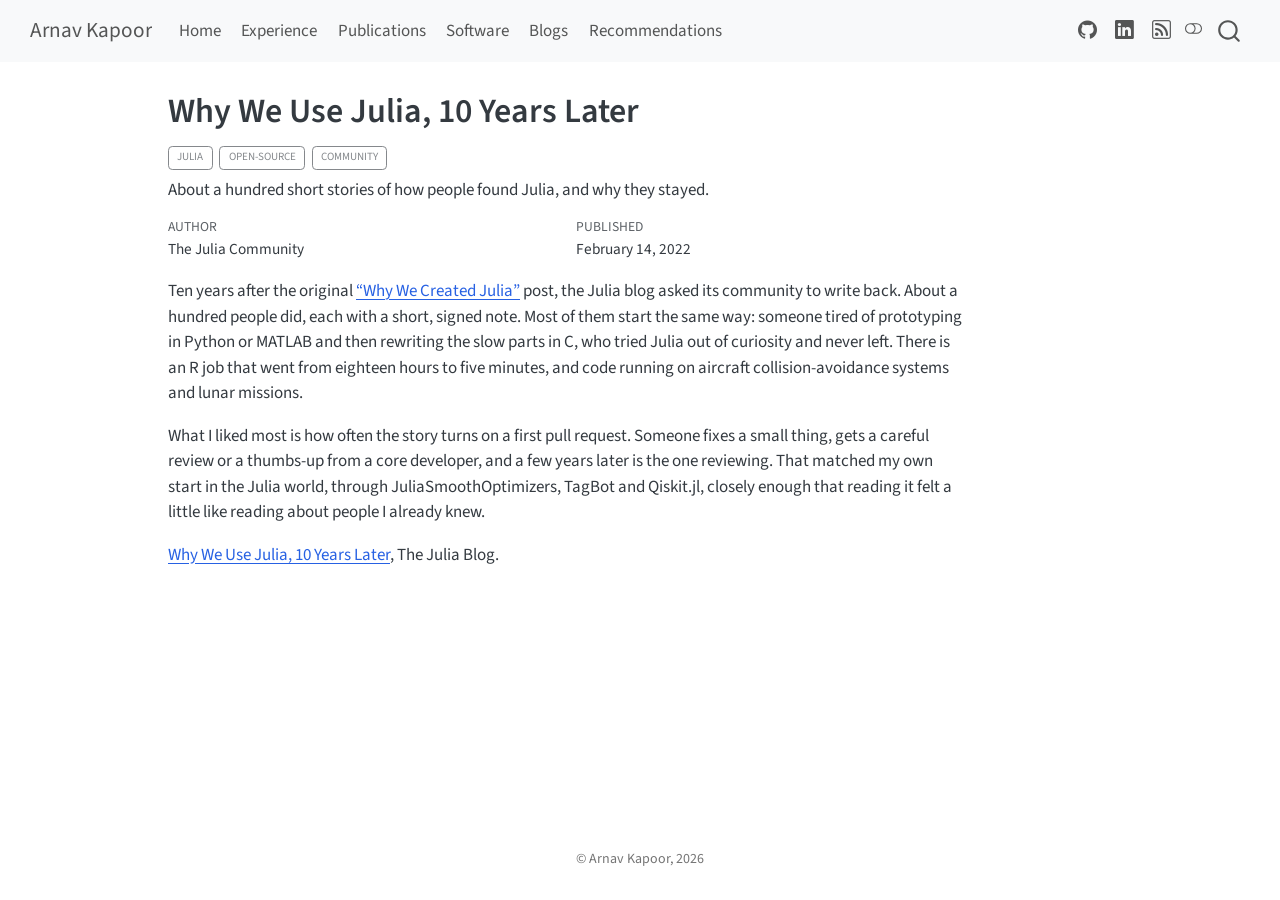
<file: docs/recommendations/2022-02-14-julia-10-years/index.html>
<!DOCTYPE html>
<html xmlns="http://www.w3.org/1999/xhtml" lang="en" xml:lang="en"><head>

<meta charset="utf-8">
<meta name="generator" content="quarto-1.10.19">

<meta name="viewport" content="width=device-width, initial-scale=1.0, user-scalable=yes">

<meta name="author" content="The Julia Community">
<meta name="dcterms.date" content="2022-02-14">
<meta name="description" content="About a hundred short stories of how people found Julia, and why they stayed.">

<title>Why We Use Julia, 10 Years Later – arnavk23</title>
<style>
/* Default styles provided by pandoc.
** See https://pandoc.org/MANUAL.html#variables-for-html for config info.
*/
span.smallcaps{font-variant: small-caps;}
div.columns{display: flex; gap: 1.5em;}
div.column{flex: auto;}
@media screen {
div.columns{gap: min(4vw, 1.5em);}
div.column{overflow-x: auto;}
}
div.hanging-indent{margin-left: 1.5em; text-indent: -1.5em;}
ul.task-list{list-style: none;}
ul.task-list li input[type="checkbox"] {
  width: 0.8em;
  margin: 0 0.8em 0.2em -1em; /* quarto-specific, see https://github.com/quarto-dev/quarto-cli/issues/4556 */ 
  vertical-align: middle;
}
</style>


<script src="../../site_libs/quarto-nav/quarto-nav.js"></script>
<script src="../../site_libs/quarto-nav/headroom.min.js"></script>
<script src="../../site_libs/clipboard/clipboard.min.js"></script>
<script src="../../site_libs/quarto-search/autocomplete.umd.js"></script>
<script src="../../site_libs/quarto-search/fuse.min.js"></script>
<script src="../../site_libs/quarto-search/quarto-search.js"></script>
<meta name="quarto:offset" content="../../">
<link href="../../favicon.svg" rel="icon" type="image/svg+xml">
<script src="../../site_libs/quarto-html/quarto.js" type="module"></script>
<script src="../../site_libs/quarto-html/tabsets/tabsets.js" type="module"></script>
<script src="../../site_libs/quarto-html/popper.min.js"></script>
<script src="../../site_libs/quarto-html/tippy.umd.min.js"></script>
<script src="../../site_libs/quarto-html/anchor.min.js"></script>
<link href="../../site_libs/quarto-html/tippy.css" rel="stylesheet">
<link href="../../site_libs/quarto-html/quarto-syntax-highlighting-bf27225e3a48a9273f3daa8f8e829971.css" rel="stylesheet" class="quarto-color-scheme" id="quarto-text-highlighting-styles">
<link href="../../site_libs/quarto-html/quarto-syntax-highlighting-dark-b626d73c4c936ccc3cb08be7d45d1df6.css" rel="stylesheet" class="quarto-color-scheme quarto-color-alternate" id="quarto-text-highlighting-styles">
<link href="../../site_libs/quarto-html/quarto-syntax-highlighting-bf27225e3a48a9273f3daa8f8e829971.css" rel="stylesheet" class="quarto-color-scheme-extra" id="quarto-text-highlighting-styles">
<script src="../../site_libs/bootstrap/bootstrap.min.js"></script>
<link href="../../site_libs/bootstrap/bootstrap-icons.css" rel="stylesheet">
<link href="../../site_libs/bootstrap/bootstrap-bd33107e172c871d584c219ccff192d3.min.css" rel="stylesheet" append-hash="true" class="quarto-color-scheme" id="quarto-bootstrap" data-mode="light">
<link href="../../site_libs/bootstrap/bootstrap-dark-1666565aa0284326c2b99e1b2fbec215.min.css" rel="stylesheet" append-hash="true" class="quarto-color-scheme quarto-color-alternate" id="quarto-bootstrap" data-mode="dark">
<link href="../../site_libs/bootstrap/bootstrap-bd33107e172c871d584c219ccff192d3.min.css" rel="stylesheet" append-hash="true" class="quarto-color-scheme-extra" id="quarto-bootstrap" data-mode="light">
<script id="quarto-search-options" type="application/json">{
  "location": "navbar",
  "copy-button": false,
  "collapse-after": 3,
  "panel-placement": "end",
  "type": "overlay",
  "limit": 50,
  "keyboard-shortcut": [
    "f",
    "/",
    "s"
  ],
  "show-item-context": false,
  "language": {
    "search-no-results-text": "No results",
    "search-matching-documents-text": "matching documents",
    "search-copy-link-title": "Copy link to search",
    "search-hide-matches-text": "Hide additional matches",
    "search-more-match-text": "more match in this document",
    "search-more-matches-text": "more matches in this document",
    "search-clear-button-title": "Clear",
    "search-text-placeholder": "",
    "search-detached-cancel-button-title": "Cancel",
    "search-submit-button-title": "Submit",
    "search-label": "Search"
  }
}</script>


<link rel="stylesheet" href="../../styles.css">
</head>

<body class="nav-fixed quarto-light"><script id="quarto-html-before-body" type="application/javascript">
    const toggleBodyColorMode = (bsSheetEl) => {
      const mode = bsSheetEl.getAttribute("data-mode");
      const bodyEl = window.document.querySelector("body");
      if (mode === "dark") {
        bodyEl.classList.add("quarto-dark");
        bodyEl.classList.remove("quarto-light");
      } else {
        bodyEl.classList.add("quarto-light");
        bodyEl.classList.remove("quarto-dark");
      }
    }
    const toggleBodyColorPrimary = () => {
      const bsSheetEl = window.document.querySelector("link#quarto-bootstrap:not([rel=disabled-stylesheet])");
      if (bsSheetEl) {
        toggleBodyColorMode(bsSheetEl);
      }
    }
    const setColorSchemeToggle = (alternate) => {
      const toggles = window.document.querySelectorAll('.quarto-color-scheme-toggle');
      for (let i=0; i < toggles.length; i++) {
        const toggle = toggles[i];
        if (toggle) {
          if (alternate) {
            toggle.classList.add("alternate");
          } else {
            toggle.classList.remove("alternate");
          }
        }
      }
    };
    const toggleColorMode = (alternate) => {
      // Switch the stylesheets
      const primaryStylesheets = window.document.querySelectorAll('link.quarto-color-scheme:not(.quarto-color-alternate)');
      const alternateStylesheets = window.document.querySelectorAll('link.quarto-color-scheme.quarto-color-alternate');
      manageTransitions('#quarto-margin-sidebar .nav-link', false);
      if (alternate) {
        // note: dark is layered on light, we don't disable primary!
        enableStylesheet(alternateStylesheets);
        for (const sheetNode of alternateStylesheets) {
          if (sheetNode.id === "quarto-bootstrap") {
            toggleBodyColorMode(sheetNode);
          }
        }
      } else {
        disableStylesheet(alternateStylesheets);
        enableStylesheet(primaryStylesheets)
        toggleBodyColorPrimary();
      }
      manageTransitions('#quarto-margin-sidebar .nav-link', true);
      // Switch the toggles
      setColorSchemeToggle(alternate)
      // Hack to workaround the fact that safari doesn't
      // properly recolor the scrollbar when toggling (#1455)
      if (navigator.userAgent.indexOf('Safari') > 0 && navigator.userAgent.indexOf('Chrome') == -1) {
        manageTransitions("body", false);
        window.scrollTo(0, 1);
        setTimeout(() => {
          window.scrollTo(0, 0);
          manageTransitions("body", true);
        }, 40);
      }
    }
    const disableStylesheet = (stylesheets) => {
      for (let i=0; i < stylesheets.length; i++) {
        const stylesheet = stylesheets[i];
        stylesheet.rel = 'disabled-stylesheet';
      }
    }
    const enableStylesheet = (stylesheets) => {
      for (let i=0; i < stylesheets.length; i++) {
        const stylesheet = stylesheets[i];
        if(stylesheet.rel !== 'stylesheet') { // for Chrome, which will still FOUC without this check
          stylesheet.rel = 'stylesheet';
        }
      }
    }
    const manageTransitions = (selector, allowTransitions) => {
      const els = window.document.querySelectorAll(selector);
      for (let i=0; i < els.length; i++) {
        const el = els[i];
        if (allowTransitions) {
          el.classList.remove('notransition');
        } else {
          el.classList.add('notransition');
        }
      }
    }
    const isFileUrl = () => {
      return window.location.protocol === 'file:';
    }
    const hasAlternateSentinel = () => {
      let styleSentinel = getColorSchemeSentinel();
      if (styleSentinel !== null) {
        return styleSentinel === "alternate";
      } else {
        return false;
      }
    }
    const setStyleSentinel = (alternate) => {
      const value = alternate ? "alternate" : "default";
      if (!isFileUrl()) {
        window.localStorage.setItem("quarto-color-scheme", value);
      } else {
        localAlternateSentinel = value;
      }
    }
    const getColorSchemeSentinel = () => {
      if (!isFileUrl()) {
        const storageValue = window.localStorage.getItem("quarto-color-scheme");
        return storageValue != null ? storageValue : localAlternateSentinel;
      } else {
        return localAlternateSentinel;
      }
    }
    const toggleGiscusIfUsed = (isAlternate, darkModeDefault) => {
      const baseTheme = document.querySelector('#giscus-base-theme')?.value ?? 'light';
      const alternateTheme = document.querySelector('#giscus-alt-theme')?.value ?? 'dark';
      let newTheme = '';
      if(authorPrefersDark) {
        newTheme = isAlternate ? baseTheme : alternateTheme;
      } else {
        newTheme = isAlternate ? alternateTheme : baseTheme;
      }
      const changeGiscusTheme = () => {
        // From: https://github.com/giscus/giscus/issues/336
        const sendMessage = (message) => {
          const iframe = document.querySelector('iframe.giscus-frame');
          if (!iframe) return;
          iframe.contentWindow.postMessage({ giscus: message }, 'https://giscus.app');
        }
        sendMessage({
          setConfig: {
            theme: newTheme
          }
        });
      }
      const isGiscussLoaded = window.document.querySelector('iframe.giscus-frame') !== null;
      if (isGiscussLoaded) {
        changeGiscusTheme();
      }
    };
    const authorPrefersDark = false;
    const darkModeDefault = authorPrefersDark;
      document.querySelector('link#quarto-text-highlighting-styles.quarto-color-scheme-extra').rel = 'disabled-stylesheet';
      document.querySelector('link#quarto-bootstrap.quarto-color-scheme-extra').rel = 'disabled-stylesheet';
    let localAlternateSentinel = darkModeDefault ? 'alternate' : 'default';
    // Dark / light mode switch
    window.quartoToggleColorScheme = () => {
      // Read the current dark / light value
      let toAlternate = !hasAlternateSentinel();
      toggleColorMode(toAlternate);
      setStyleSentinel(toAlternate);
      toggleGiscusIfUsed(toAlternate, darkModeDefault);
      window.dispatchEvent(new Event('resize'));
    };
    // Switch to dark mode if need be
    if (hasAlternateSentinel()) {
      toggleColorMode(true);
    } else {
      toggleColorMode(false);
    }
  </script>

<div id="quarto-search-results"></div>
  <header id="quarto-header" class="headroom fixed-top">
    <nav class="navbar navbar-expand-lg " data-bs-theme="dark">
      <div class="navbar-container container-fluid">
      <div class="navbar-brand-container mx-auto">
    <a class="navbar-brand" href="../../index.html">
    <span class="navbar-title">Arnav Kapoor</span>
    </a>
  </div>
            <div id="quarto-search" class="" title="Search"></div>
          <button class="navbar-toggler" type="button" data-bs-toggle="collapse" data-bs-target="#navbarCollapse" aria-controls="navbarCollapse" role="menu" aria-expanded="false" aria-label="Toggle navigation" onclick="if (window.quartoToggleHeadroom) { window.quartoToggleHeadroom(); }">
  <span class="navbar-toggler-icon"></span>
</button>
          <div class="collapse navbar-collapse" id="navbarCollapse">
            <ul class="navbar-nav navbar-nav-scroll me-auto">
  <li class="nav-item">
    <a class="nav-link" href="../../index.html"> 
<span class="menu-text">Home</span></a>
  </li>  
  <li class="nav-item">
    <a class="nav-link" href="../../experience.html"> 
<span class="menu-text">Experience</span></a>
  </li>  
  <li class="nav-item">
    <a class="nav-link" href="../../publications.html"> 
<span class="menu-text">Publications</span></a>
  </li>  
  <li class="nav-item">
    <a class="nav-link" href="../../software.html"> 
<span class="menu-text">Software</span></a>
  </li>  
  <li class="nav-item">
    <a class="nav-link" href="../../blogs.html"> 
<span class="menu-text">Blogs</span></a>
  </li>  
  <li class="nav-item">
    <a class="nav-link" href="../../recommendations.html"> 
<span class="menu-text">Recommendations</span></a>
  </li>  
</ul>
            <ul class="navbar-nav navbar-nav-scroll ms-auto">
  <li class="nav-item compact">
    <a class="nav-link" href="https://github.com/arnavk23"> <i class="bi bi-github" role="img" aria-label="GitHub">
</i> 
<span class="menu-text"></span></a>
  </li>  
  <li class="nav-item compact">
    <a class="nav-link" href="https://www.linkedin.com/in/arnav-kapoor-29033b2b6/"> <i class="bi bi-linkedin" role="img" aria-label="LinkedIn">
</i> 
<span class="menu-text"></span></a>
  </li>  
  <li class="nav-item compact">
    <a class="nav-link" href="../../blogs.xml"> <i class="bi bi-rss" role="img" aria-label="RSS feed">
</i> 
<span class="menu-text"></span></a>
  </li>  
</ul>
          </div> <!-- /navcollapse -->
            <div class="quarto-navbar-tools">
  <a href="" class="quarto-color-scheme-toggle quarto-navigation-tool  px-1" onclick="window.quartoToggleColorScheme(); return false;" title="Toggle dark mode"><i class="bi"></i></a>
</div>
      </div> <!-- /container-fluid -->
    </nav>
</header>
<!-- content -->
<div id="quarto-content" class="quarto-container page-columns page-rows-contents page-layout-article page-navbar">
<!-- sidebar -->
<!-- margin-sidebar -->
    <div id="quarto-margin-sidebar" class="sidebar margin-sidebar zindex-bottom">
        
    </div>
<!-- main -->
<main class="content" id="quarto-document-content">


<header id="title-block-header" class="quarto-title-block default">
<div class="quarto-title">
<h1 class="title">Why We Use Julia, 10 Years Later</h1>
  <div class="quarto-categories">
    <div class="quarto-category">julia</div>
    <div class="quarto-category">open-source</div>
    <div class="quarto-category">community</div>
  </div>
  </div>

<div>
  <div class="description">
    About a hundred short stories of how people found Julia, and why they stayed.
  </div>
</div>


<div class="quarto-title-meta">

    <div>
    <div class="quarto-title-meta-heading">Author</div>
    <div class="quarto-title-meta-contents">
             <p>The Julia Community </p>
          </div>
  </div>
    
    <div>
    <div class="quarto-title-meta-heading">Published</div>
    <div class="quarto-title-meta-contents">
      <p class="date">February 14, 2022</p>
    </div>
  </div>
  
    
  </div>
  


</header>


<p>Ten years after the original <a href="https://julialang.org/blog/2012/02/why-we-created-julia/">“Why We Created Julia”</a> post, the Julia blog asked its community to write back. About a hundred people did, each with a short, signed note. Most of them start the same way: someone tired of prototyping in Python or MATLAB and then rewriting the slow parts in C, who tried Julia out of curiosity and never left. There is an R job that went from eighteen hours to five minutes, and code running on aircraft collision-avoidance systems and lunar missions.</p>
<p>What I liked most is how often the story turns on a first pull request. Someone fixes a small thing, gets a careful review or a thumbs-up from a core developer, and a few years later is the one reviewing. That matched my own start in the Julia world, through JuliaSmoothOptimizers, TagBot and Qiskit.jl, closely enough that reading it felt a little like reading about people I already knew.</p>
<p><a href="https://julialang.org/blog/2022/02/10years/">Why We Use Julia, 10 Years Later</a>, The Julia Blog.</p>



</main> <!-- /main -->
<script id="quarto-html-after-body" type="application/javascript">
  window.document.addEventListener("DOMContentLoaded", function (event) {
    // Ensure there is a toggle, if there isn't float one in the top right
    if (window.document.querySelector('.quarto-color-scheme-toggle') === null) {
      const a = window.document.createElement('a');
      a.classList.add('top-right');
      a.classList.add('quarto-color-scheme-toggle');
      a.href = "";
      a.onclick = function() { try { window.quartoToggleColorScheme(); } catch {} return false; };
      const i = window.document.createElement("i");
      i.classList.add('bi');
      a.appendChild(i);
      window.document.body.appendChild(a);
    }
    setColorSchemeToggle(hasAlternateSentinel())
    const icon = "";
    const anchorJS = new window.AnchorJS();
    anchorJS.options = {
      placement: 'right',
      icon: icon
    };
    anchorJS.add('.anchored');
    const isCodeAnnotation = (el) => {
      for (const clz of el.classList) {
        if (clz.startsWith('code-annotation-')) {                     
          return true;
        }
      }
      return false;
    }
    const onCopySuccess = function(e) {
      // button target
      const button = e.trigger;
      // don't keep focus
      button.blur();
      // flash "checked"
      button.classList.add('code-copy-button-checked');
      var currentTitle = button.getAttribute("title");
      button.setAttribute("title", "Copied!");
      let tooltip;
      if (window.bootstrap) {
        button.setAttribute("data-bs-toggle", "tooltip");
        button.setAttribute("data-bs-placement", "left");
        button.setAttribute("data-bs-title", "Copied!");
        tooltip = new bootstrap.Tooltip(button, 
          { trigger: "manual", 
            customClass: "code-copy-button-tooltip",
            offset: [0, -8]});
        tooltip.show();    
      }
      setTimeout(function() {
        if (tooltip) {
          tooltip.hide();
          button.removeAttribute("data-bs-title");
          button.removeAttribute("data-bs-toggle");
          button.removeAttribute("data-bs-placement");
        }
        button.setAttribute("title", currentTitle);
        button.classList.remove('code-copy-button-checked');
      }, 1000);
      // clear code selection
      e.clearSelection();
    }
    const getTextToCopy = function(trigger) {
      const outerScaffold = trigger.parentElement.cloneNode(true);
      const codeEl = outerScaffold.querySelector('code');
      for (const childEl of codeEl.children) {
        if (isCodeAnnotation(childEl)) {
          childEl.remove();
        }
      }
      return codeEl.innerText;
    }
    const clipboard = new window.ClipboardJS('.code-copy-button:not([data-in-quarto-modal])', {
      text: getTextToCopy
    });
    clipboard.on('success', onCopySuccess);
    if (window.document.getElementById('quarto-embedded-source-code-modal')) {
      const clipboardModal = new window.ClipboardJS('.code-copy-button[data-in-quarto-modal]', {
        text: getTextToCopy,
        container: window.document.getElementById('quarto-embedded-source-code-modal')
      });
      clipboardModal.on('success', onCopySuccess);
    }
      var localhostRegex = new RegExp(/^(?:http|https):\/\/localhost\:?[0-9]*\//);
      var mailtoRegex = new RegExp(/^mailto:/);
        var filterRegex = new RegExp("https:\/\/arnavk23\.github\.io");
      var isInternal = (href) => {
          return filterRegex.test(href) || localhostRegex.test(href) || mailtoRegex.test(href);
      }
      // Inspect non-navigation links and adorn them if external
     var links = window.document.querySelectorAll('a[href]:not(.nav-link):not(.navbar-brand):not(.toc-action):not(.sidebar-link):not(.sidebar-item-toggle):not(.pagination-link):not(.no-external):not([aria-hidden]):not(.dropdown-item):not(.quarto-navigation-tool):not(.about-link)');
      for (var i=0; i<links.length; i++) {
        const link = links[i];
        if (!isInternal(link.href)) {
          // undo the damage that might have been done by quarto-nav.js in the case of
          // links that we want to consider external
          if (link.dataset.originalHref !== undefined) {
            link.href = link.dataset.originalHref;
          }
        }
      }
    function tippyHover(el, contentFn, onTriggerFn, onUntriggerFn) {
      const config = {
        allowHTML: true,
        maxWidth: 500,
        delay: 100,
        arrow: false,
        appendTo: function(el) {
            return el.parentElement;
        },
        interactive: true,
        interactiveBorder: 10,
        theme: 'quarto',
        placement: 'bottom-start',
      };
      if (contentFn) {
        config.content = contentFn;
      }
      if (onTriggerFn) {
        config.onTrigger = onTriggerFn;
      }
      if (onUntriggerFn) {
        config.onUntrigger = onUntriggerFn;
      }
      window.tippy(el, config); 
    }
    const noterefs = window.document.querySelectorAll('a[role="doc-noteref"]');
    for (var i=0; i<noterefs.length; i++) {
      const ref = noterefs[i];
      tippyHover(ref, function() {
        // use id or data attribute instead here
        let href = ref.getAttribute('data-footnote-href') || ref.getAttribute('href');
        try { href = new URL(href).hash; } catch {}
        const id = href.replace(/^#\/?/, "");
        const note = window.document.getElementById(id);
        if (note) {
          return note.innerHTML;
        } else {
          return "";
        }
      });
    }
    const xrefs = window.document.querySelectorAll('a.quarto-xref');
    const processXRef = (id, note) => {
      // Strip column container classes
      const stripColumnClz = (el) => {
        el.classList.remove("page-full", "page-columns");
        if (el.children) {
          for (const child of el.children) {
            stripColumnClz(child);
          }
        }
      }
      stripColumnClz(note)
      if (id === null || id.startsWith('sec-')) {
        // Special case sections, only their first couple elements
        const container = document.createElement("div");
        if (note.children && note.children.length > 2) {
          container.appendChild(note.children[0].cloneNode(true));
          for (let i = 1; i < note.children.length; i++) {
            const child = note.children[i];
            if (child.tagName === "P" && child.innerText === "") {
              continue;
            } else {
              container.appendChild(child.cloneNode(true));
              break;
            }
          }
          if (window.Quarto?.typesetMath) {
            window.Quarto.typesetMath(container);
          }
          return container.innerHTML
        } else {
          if (window.Quarto?.typesetMath) {
            window.Quarto.typesetMath(note);
          }
          return note.innerHTML;
        }
      } else {
        // Remove any anchor links if they are present
        const anchorLink = note.querySelector('a.anchorjs-link');
        if (anchorLink) {
          anchorLink.remove();
        }
        if (window.Quarto?.typesetMath) {
          window.Quarto.typesetMath(note);
        }
        if (note.classList.contains("callout")) {
          return note.outerHTML;
        } else {
          return note.innerHTML;
        }
      }
    }
    for (var i=0; i<xrefs.length; i++) {
      const xref = xrefs[i];
      tippyHover(xref, undefined, function(instance) {
        instance.disable();
        let url = xref.getAttribute('href');
        let hash = undefined; 
        if (url.startsWith('#')) {
          hash = url;
        } else {
          try { hash = new URL(url).hash; } catch {}
        }
        if (hash) {
          const id = hash.replace(/^#\/?/, "");
          const note = window.document.getElementById(id);
          if (note !== null) {
            try {
              const html = processXRef(id, note.cloneNode(true));
              instance.setContent(html);
            } finally {
              instance.enable();
              instance.show();
            }
          } else {
            // See if we can fetch this
            fetch(url.split('#')[0])
            .then(res => res.text())
            .then(html => {
              const parser = new DOMParser();
              const htmlDoc = parser.parseFromString(html, "text/html");
              const note = htmlDoc.getElementById(id);
              if (note !== null) {
                const html = processXRef(id, note);
                instance.setContent(html);
              } 
            }).finally(() => {
              instance.enable();
              instance.show();
            });
          }
        } else {
          // See if we can fetch a full url (with no hash to target)
          // This is a special case and we should probably do some content thinning / targeting
          fetch(url)
          .then(res => res.text())
          .then(html => {
            const parser = new DOMParser();
            const htmlDoc = parser.parseFromString(html, "text/html");
            const note = htmlDoc.querySelector('main.content');
            if (note !== null) {
              // This should only happen for chapter cross references
              // (since there is no id in the URL)
              // remove the first header
              if (note.children.length > 0 && note.children[0].tagName === "HEADER") {
                note.children[0].remove();
              }
              const html = processXRef(null, note);
              instance.setContent(html);
            } 
          }).finally(() => {
            instance.enable();
            instance.show();
          });
        }
      }, function(instance) {
      });
    }
        let selectedAnnoteEl;
        const selectorForAnnotation = ( cell, annotation) => {
          let cellAttr = 'data-code-cell="' + cell + '"';
          let lineAttr = 'data-code-annotation="' +  annotation + '"';
          const selector = 'span[' + cellAttr + '][' + lineAttr + ']';
          return selector;
        }
        const selectCodeLines = (annoteEl) => {
          const doc = window.document;
          const targetCell = annoteEl.getAttribute("data-target-cell");
          const targetAnnotation = annoteEl.getAttribute("data-target-annotation");
          const annoteSpan = window.document.querySelector(selectorForAnnotation(targetCell, targetAnnotation));
          const lines = annoteSpan.getAttribute("data-code-lines").split(",");
          const lineIds = lines.map((line) => {
            return targetCell + "-" + line;
          })
          let top = null;
          let height = null;
          let parent = null;
          if (lineIds.length > 0) {
              //compute the position of the single el (top and bottom and make a div)
              const el = window.document.getElementById(lineIds[0]);
              top = el.offsetTop;
              height = el.offsetHeight;
              parent = el.parentElement.parentElement;
            if (lineIds.length > 1) {
              const lastEl = window.document.getElementById(lineIds[lineIds.length - 1]);
              const bottom = lastEl.offsetTop + lastEl.offsetHeight;
              height = bottom - top;
            }
            if (top !== null && height !== null && parent !== null) {
              // cook up a div (if necessary) and position it 
              let div = window.document.getElementById("code-annotation-line-highlight");
              if (div === null) {
                div = window.document.createElement("div");
                div.setAttribute("id", "code-annotation-line-highlight");
                div.style.position = 'absolute';
                parent.appendChild(div);
              }
              div.style.top = top - 2 + "px";
              div.style.height = height + 4 + "px";
              div.style.left = 0;
              let gutterDiv = window.document.getElementById("code-annotation-line-highlight-gutter");
              if (gutterDiv === null) {
                gutterDiv = window.document.createElement("div");
                gutterDiv.setAttribute("id", "code-annotation-line-highlight-gutter");
                gutterDiv.style.position = 'absolute';
                const codeCell = window.document.getElementById(targetCell);
                const gutter = codeCell.querySelector('.code-annotation-gutter');
                gutter.appendChild(gutterDiv);
              }
              gutterDiv.style.top = top - 2 + "px";
              gutterDiv.style.height = height + 4 + "px";
            }
            selectedAnnoteEl = annoteEl;
          }
        };
        const unselectCodeLines = () => {
          const elementsIds = ["code-annotation-line-highlight", "code-annotation-line-highlight-gutter"];
          elementsIds.forEach((elId) => {
            const div = window.document.getElementById(elId);
            if (div) {
              div.remove();
            }
          });
          selectedAnnoteEl = undefined;
        };
          // Handle positioning of the toggle
      window.addEventListener(
        "resize",
        throttle(() => {
          elRect = undefined;
          if (selectedAnnoteEl) {
            selectCodeLines(selectedAnnoteEl);
          }
        }, 10)
      );
      function throttle(fn, ms) {
      let throttle = false;
      let timer;
        return (...args) => {
          if(!throttle) { // first call gets through
              fn.apply(this, args);
              throttle = true;
          } else { // all the others get throttled
              if(timer) clearTimeout(timer); // cancel #2
              timer = setTimeout(() => {
                fn.apply(this, args);
                timer = throttle = false;
              }, ms);
          }
        };
      }
        // Attach click handler to the DT
        const annoteDls = window.document.querySelectorAll('dt[data-target-cell]');
        for (const annoteDlNode of annoteDls) {
          annoteDlNode.addEventListener('click', (event) => {
            const clickedEl = event.target;
            if (clickedEl !== selectedAnnoteEl) {
              unselectCodeLines();
              const activeEl = window.document.querySelector('dt[data-target-cell].code-annotation-active');
              if (activeEl) {
                activeEl.classList.remove('code-annotation-active');
              }
              selectCodeLines(clickedEl);
              clickedEl.classList.add('code-annotation-active');
            } else {
              // Unselect the line
              unselectCodeLines();
              clickedEl.classList.remove('code-annotation-active');
            }
          });
        }
    const findCites = (el) => {
      const parentEl = el.parentElement;
      if (parentEl) {
        const cites = parentEl.dataset.cites;
        if (cites) {
          return {
            el,
            cites: cites.split(' ')
          };
        } else {
          return findCites(el.parentElement)
        }
      } else {
        return undefined;
      }
    };
    var bibliorefs = window.document.querySelectorAll('a[role="doc-biblioref"]');
    for (var i=0; i<bibliorefs.length; i++) {
      const ref = bibliorefs[i];
      const citeInfo = findCites(ref);
      if (citeInfo) {
        tippyHover(citeInfo.el, function() {
          var popup = window.document.createElement('div');
          citeInfo.cites.forEach(function(cite) {
            var citeDiv = window.document.createElement('div');
            citeDiv.classList.add('hanging-indent');
            citeDiv.classList.add('csl-entry');
            var biblioDiv = window.document.getElementById('ref-' + cite);
            if (biblioDiv) {
              citeDiv.innerHTML = biblioDiv.innerHTML;
            }
            popup.appendChild(citeDiv);
          });
          return popup.innerHTML;
        });
      }
    }
  });
  </script>
</div> <!-- /content -->
<footer class="footer">
  <div class="nav-footer">
    <div class="nav-footer-left">
      &nbsp;
    </div>   
    <div class="nav-footer-center">
<p>© Arnav Kapoor, 2026</p>
</div>
    <div class="nav-footer-right">
      &nbsp;
    </div>
  </div>
</footer>




</body></html>
</file>
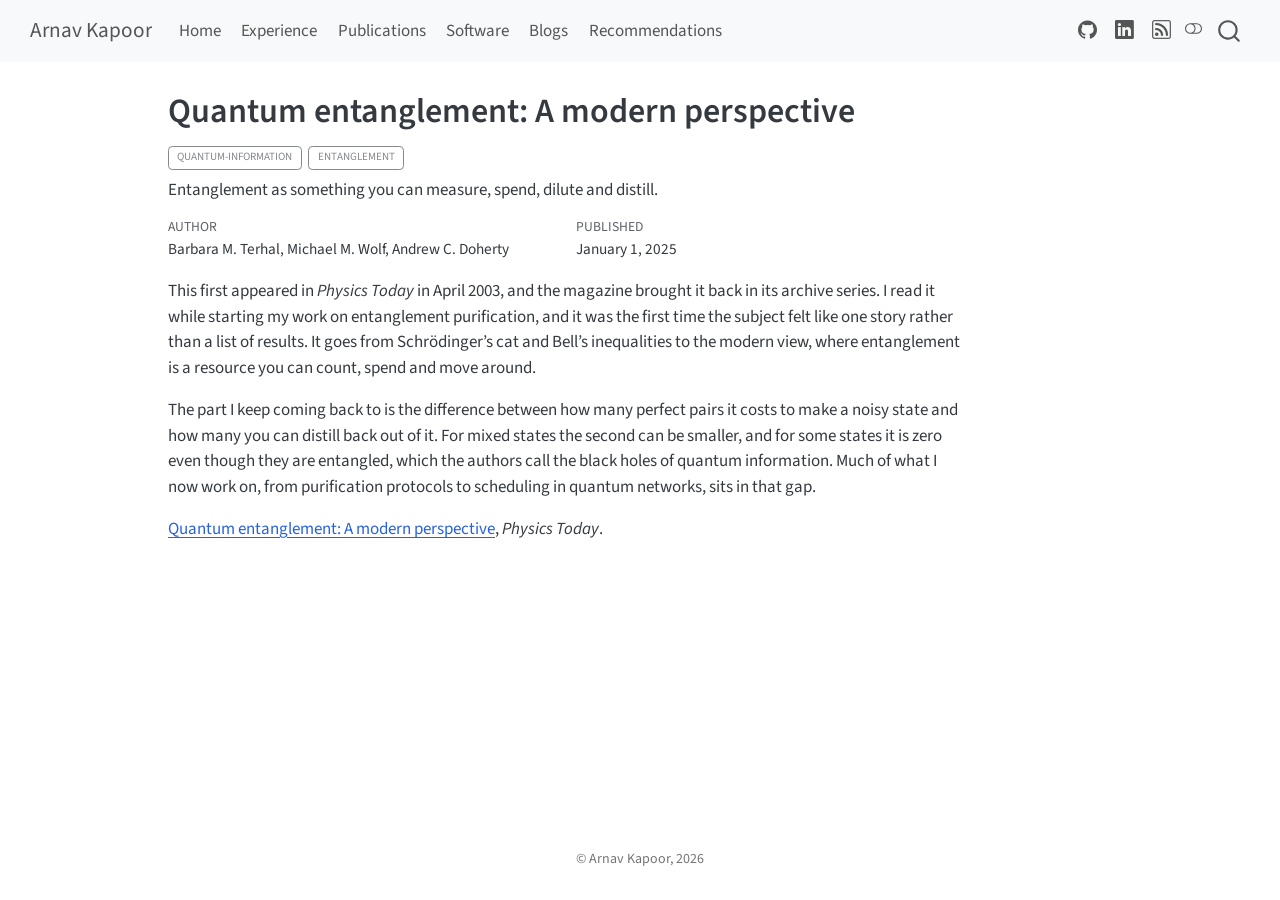
<file: docs/recommendations/2025-01-01-entanglement-modern-perspective/index.html>
<!DOCTYPE html>
<html xmlns="http://www.w3.org/1999/xhtml" lang="en" xml:lang="en"><head>

<meta charset="utf-8">
<meta name="generator" content="quarto-1.10.19">

<meta name="viewport" content="width=device-width, initial-scale=1.0, user-scalable=yes">

<meta name="author" content="Barbara M. Terhal, Michael M. Wolf, Andrew C. Doherty">
<meta name="dcterms.date" content="2025-01-01">
<meta name="description" content="Entanglement as something you can measure, spend, dilute and distill.">

<title>Quantum entanglement: A modern perspective – arnavk23</title>
<style>
/* Default styles provided by pandoc.
** See https://pandoc.org/MANUAL.html#variables-for-html for config info.
*/
span.smallcaps{font-variant: small-caps;}
div.columns{display: flex; gap: 1.5em;}
div.column{flex: auto;}
@media screen {
div.columns{gap: min(4vw, 1.5em);}
div.column{overflow-x: auto;}
}
div.hanging-indent{margin-left: 1.5em; text-indent: -1.5em;}
ul.task-list{list-style: none;}
ul.task-list li input[type="checkbox"] {
  width: 0.8em;
  margin: 0 0.8em 0.2em -1em; /* quarto-specific, see https://github.com/quarto-dev/quarto-cli/issues/4556 */ 
  vertical-align: middle;
}
</style>


<script src="../../site_libs/quarto-nav/quarto-nav.js"></script>
<script src="../../site_libs/quarto-nav/headroom.min.js"></script>
<script src="../../site_libs/clipboard/clipboard.min.js"></script>
<script src="../../site_libs/quarto-search/autocomplete.umd.js"></script>
<script src="../../site_libs/quarto-search/fuse.min.js"></script>
<script src="../../site_libs/quarto-search/quarto-search.js"></script>
<meta name="quarto:offset" content="../../">
<link href="../../favicon.svg" rel="icon" type="image/svg+xml">
<script src="../../site_libs/quarto-html/quarto.js" type="module"></script>
<script src="../../site_libs/quarto-html/tabsets/tabsets.js" type="module"></script>
<script src="../../site_libs/quarto-html/popper.min.js"></script>
<script src="../../site_libs/quarto-html/tippy.umd.min.js"></script>
<script src="../../site_libs/quarto-html/anchor.min.js"></script>
<link href="../../site_libs/quarto-html/tippy.css" rel="stylesheet">
<link href="../../site_libs/quarto-html/quarto-syntax-highlighting-bf27225e3a48a9273f3daa8f8e829971.css" rel="stylesheet" class="quarto-color-scheme" id="quarto-text-highlighting-styles">
<link href="../../site_libs/quarto-html/quarto-syntax-highlighting-dark-b626d73c4c936ccc3cb08be7d45d1df6.css" rel="stylesheet" class="quarto-color-scheme quarto-color-alternate" id="quarto-text-highlighting-styles">
<link href="../../site_libs/quarto-html/quarto-syntax-highlighting-bf27225e3a48a9273f3daa8f8e829971.css" rel="stylesheet" class="quarto-color-scheme-extra" id="quarto-text-highlighting-styles">
<script src="../../site_libs/bootstrap/bootstrap.min.js"></script>
<link href="../../site_libs/bootstrap/bootstrap-icons.css" rel="stylesheet">
<link href="../../site_libs/bootstrap/bootstrap-bd33107e172c871d584c219ccff192d3.min.css" rel="stylesheet" append-hash="true" class="quarto-color-scheme" id="quarto-bootstrap" data-mode="light">
<link href="../../site_libs/bootstrap/bootstrap-dark-1666565aa0284326c2b99e1b2fbec215.min.css" rel="stylesheet" append-hash="true" class="quarto-color-scheme quarto-color-alternate" id="quarto-bootstrap" data-mode="dark">
<link href="../../site_libs/bootstrap/bootstrap-bd33107e172c871d584c219ccff192d3.min.css" rel="stylesheet" append-hash="true" class="quarto-color-scheme-extra" id="quarto-bootstrap" data-mode="light">
<script id="quarto-search-options" type="application/json">{
  "location": "navbar",
  "copy-button": false,
  "collapse-after": 3,
  "panel-placement": "end",
  "type": "overlay",
  "limit": 50,
  "keyboard-shortcut": [
    "f",
    "/",
    "s"
  ],
  "show-item-context": false,
  "language": {
    "search-no-results-text": "No results",
    "search-matching-documents-text": "matching documents",
    "search-copy-link-title": "Copy link to search",
    "search-hide-matches-text": "Hide additional matches",
    "search-more-match-text": "more match in this document",
    "search-more-matches-text": "more matches in this document",
    "search-clear-button-title": "Clear",
    "search-text-placeholder": "",
    "search-detached-cancel-button-title": "Cancel",
    "search-submit-button-title": "Submit",
    "search-label": "Search"
  }
}</script>


<link rel="stylesheet" href="../../styles.css">
</head>

<body class="nav-fixed quarto-light"><script id="quarto-html-before-body" type="application/javascript">
    const toggleBodyColorMode = (bsSheetEl) => {
      const mode = bsSheetEl.getAttribute("data-mode");
      const bodyEl = window.document.querySelector("body");
      if (mode === "dark") {
        bodyEl.classList.add("quarto-dark");
        bodyEl.classList.remove("quarto-light");
      } else {
        bodyEl.classList.add("quarto-light");
        bodyEl.classList.remove("quarto-dark");
      }
    }
    const toggleBodyColorPrimary = () => {
      const bsSheetEl = window.document.querySelector("link#quarto-bootstrap:not([rel=disabled-stylesheet])");
      if (bsSheetEl) {
        toggleBodyColorMode(bsSheetEl);
      }
    }
    const setColorSchemeToggle = (alternate) => {
      const toggles = window.document.querySelectorAll('.quarto-color-scheme-toggle');
      for (let i=0; i < toggles.length; i++) {
        const toggle = toggles[i];
        if (toggle) {
          if (alternate) {
            toggle.classList.add("alternate");
          } else {
            toggle.classList.remove("alternate");
          }
        }
      }
    };
    const toggleColorMode = (alternate) => {
      // Switch the stylesheets
      const primaryStylesheets = window.document.querySelectorAll('link.quarto-color-scheme:not(.quarto-color-alternate)');
      const alternateStylesheets = window.document.querySelectorAll('link.quarto-color-scheme.quarto-color-alternate');
      manageTransitions('#quarto-margin-sidebar .nav-link', false);
      if (alternate) {
        // note: dark is layered on light, we don't disable primary!
        enableStylesheet(alternateStylesheets);
        for (const sheetNode of alternateStylesheets) {
          if (sheetNode.id === "quarto-bootstrap") {
            toggleBodyColorMode(sheetNode);
          }
        }
      } else {
        disableStylesheet(alternateStylesheets);
        enableStylesheet(primaryStylesheets)
        toggleBodyColorPrimary();
      }
      manageTransitions('#quarto-margin-sidebar .nav-link', true);
      // Switch the toggles
      setColorSchemeToggle(alternate)
      // Hack to workaround the fact that safari doesn't
      // properly recolor the scrollbar when toggling (#1455)
      if (navigator.userAgent.indexOf('Safari') > 0 && navigator.userAgent.indexOf('Chrome') == -1) {
        manageTransitions("body", false);
        window.scrollTo(0, 1);
        setTimeout(() => {
          window.scrollTo(0, 0);
          manageTransitions("body", true);
        }, 40);
      }
    }
    const disableStylesheet = (stylesheets) => {
      for (let i=0; i < stylesheets.length; i++) {
        const stylesheet = stylesheets[i];
        stylesheet.rel = 'disabled-stylesheet';
      }
    }
    const enableStylesheet = (stylesheets) => {
      for (let i=0; i < stylesheets.length; i++) {
        const stylesheet = stylesheets[i];
        if(stylesheet.rel !== 'stylesheet') { // for Chrome, which will still FOUC without this check
          stylesheet.rel = 'stylesheet';
        }
      }
    }
    const manageTransitions = (selector, allowTransitions) => {
      const els = window.document.querySelectorAll(selector);
      for (let i=0; i < els.length; i++) {
        const el = els[i];
        if (allowTransitions) {
          el.classList.remove('notransition');
        } else {
          el.classList.add('notransition');
        }
      }
    }
    const isFileUrl = () => {
      return window.location.protocol === 'file:';
    }
    const hasAlternateSentinel = () => {
      let styleSentinel = getColorSchemeSentinel();
      if (styleSentinel !== null) {
        return styleSentinel === "alternate";
      } else {
        return false;
      }
    }
    const setStyleSentinel = (alternate) => {
      const value = alternate ? "alternate" : "default";
      if (!isFileUrl()) {
        window.localStorage.setItem("quarto-color-scheme", value);
      } else {
        localAlternateSentinel = value;
      }
    }
    const getColorSchemeSentinel = () => {
      if (!isFileUrl()) {
        const storageValue = window.localStorage.getItem("quarto-color-scheme");
        return storageValue != null ? storageValue : localAlternateSentinel;
      } else {
        return localAlternateSentinel;
      }
    }
    const toggleGiscusIfUsed = (isAlternate, darkModeDefault) => {
      const baseTheme = document.querySelector('#giscus-base-theme')?.value ?? 'light';
      const alternateTheme = document.querySelector('#giscus-alt-theme')?.value ?? 'dark';
      let newTheme = '';
      if(authorPrefersDark) {
        newTheme = isAlternate ? baseTheme : alternateTheme;
      } else {
        newTheme = isAlternate ? alternateTheme : baseTheme;
      }
      const changeGiscusTheme = () => {
        // From: https://github.com/giscus/giscus/issues/336
        const sendMessage = (message) => {
          const iframe = document.querySelector('iframe.giscus-frame');
          if (!iframe) return;
          iframe.contentWindow.postMessage({ giscus: message }, 'https://giscus.app');
        }
        sendMessage({
          setConfig: {
            theme: newTheme
          }
        });
      }
      const isGiscussLoaded = window.document.querySelector('iframe.giscus-frame') !== null;
      if (isGiscussLoaded) {
        changeGiscusTheme();
      }
    };
    const authorPrefersDark = false;
    const darkModeDefault = authorPrefersDark;
      document.querySelector('link#quarto-text-highlighting-styles.quarto-color-scheme-extra').rel = 'disabled-stylesheet';
      document.querySelector('link#quarto-bootstrap.quarto-color-scheme-extra').rel = 'disabled-stylesheet';
    let localAlternateSentinel = darkModeDefault ? 'alternate' : 'default';
    // Dark / light mode switch
    window.quartoToggleColorScheme = () => {
      // Read the current dark / light value
      let toAlternate = !hasAlternateSentinel();
      toggleColorMode(toAlternate);
      setStyleSentinel(toAlternate);
      toggleGiscusIfUsed(toAlternate, darkModeDefault);
      window.dispatchEvent(new Event('resize'));
    };
    // Switch to dark mode if need be
    if (hasAlternateSentinel()) {
      toggleColorMode(true);
    } else {
      toggleColorMode(false);
    }
  </script>

<div id="quarto-search-results"></div>
  <header id="quarto-header" class="headroom fixed-top">
    <nav class="navbar navbar-expand-lg " data-bs-theme="dark">
      <div class="navbar-container container-fluid">
      <div class="navbar-brand-container mx-auto">
    <a class="navbar-brand" href="../../index.html">
    <span class="navbar-title">Arnav Kapoor</span>
    </a>
  </div>
            <div id="quarto-search" class="" title="Search"></div>
          <button class="navbar-toggler" type="button" data-bs-toggle="collapse" data-bs-target="#navbarCollapse" aria-controls="navbarCollapse" role="menu" aria-expanded="false" aria-label="Toggle navigation" onclick="if (window.quartoToggleHeadroom) { window.quartoToggleHeadroom(); }">
  <span class="navbar-toggler-icon"></span>
</button>
          <div class="collapse navbar-collapse" id="navbarCollapse">
            <ul class="navbar-nav navbar-nav-scroll me-auto">
  <li class="nav-item">
    <a class="nav-link" href="../../index.html"> 
<span class="menu-text">Home</span></a>
  </li>  
  <li class="nav-item">
    <a class="nav-link" href="../../experience.html"> 
<span class="menu-text">Experience</span></a>
  </li>  
  <li class="nav-item">
    <a class="nav-link" href="../../publications.html"> 
<span class="menu-text">Publications</span></a>
  </li>  
  <li class="nav-item">
    <a class="nav-link" href="../../software.html"> 
<span class="menu-text">Software</span></a>
  </li>  
  <li class="nav-item">
    <a class="nav-link" href="../../blogs.html"> 
<span class="menu-text">Blogs</span></a>
  </li>  
  <li class="nav-item">
    <a class="nav-link" href="../../recommendations.html"> 
<span class="menu-text">Recommendations</span></a>
  </li>  
</ul>
            <ul class="navbar-nav navbar-nav-scroll ms-auto">
  <li class="nav-item compact">
    <a class="nav-link" href="https://github.com/arnavk23"> <i class="bi bi-github" role="img" aria-label="GitHub">
</i> 
<span class="menu-text"></span></a>
  </li>  
  <li class="nav-item compact">
    <a class="nav-link" href="https://www.linkedin.com/in/arnav-kapoor-29033b2b6/"> <i class="bi bi-linkedin" role="img" aria-label="LinkedIn">
</i> 
<span class="menu-text"></span></a>
  </li>  
  <li class="nav-item compact">
    <a class="nav-link" href="../../blogs.xml"> <i class="bi bi-rss" role="img" aria-label="RSS feed">
</i> 
<span class="menu-text"></span></a>
  </li>  
</ul>
          </div> <!-- /navcollapse -->
            <div class="quarto-navbar-tools">
  <a href="" class="quarto-color-scheme-toggle quarto-navigation-tool  px-1" onclick="window.quartoToggleColorScheme(); return false;" title="Toggle dark mode"><i class="bi"></i></a>
</div>
      </div> <!-- /container-fluid -->
    </nav>
</header>
<!-- content -->
<div id="quarto-content" class="quarto-container page-columns page-rows-contents page-layout-article page-navbar">
<!-- sidebar -->
<!-- margin-sidebar -->
    <div id="quarto-margin-sidebar" class="sidebar margin-sidebar zindex-bottom">
        
    </div>
<!-- main -->
<main class="content" id="quarto-document-content">


<header id="title-block-header" class="quarto-title-block default">
<div class="quarto-title">
<h1 class="title">Quantum entanglement: A modern perspective</h1>
  <div class="quarto-categories">
    <div class="quarto-category">quantum-information</div>
    <div class="quarto-category">entanglement</div>
  </div>
  </div>

<div>
  <div class="description">
    Entanglement as something you can measure, spend, dilute and distill.
  </div>
</div>


<div class="quarto-title-meta">

    <div>
    <div class="quarto-title-meta-heading">Author</div>
    <div class="quarto-title-meta-contents">
             <p>Barbara M. Terhal, Michael M. Wolf, Andrew C. Doherty </p>
          </div>
  </div>
    
    <div>
    <div class="quarto-title-meta-heading">Published</div>
    <div class="quarto-title-meta-contents">
      <p class="date">January 1, 2025</p>
    </div>
  </div>
  
    
  </div>
  


</header>


<p>This first appeared in <em>Physics Today</em> in April 2003, and the magazine brought it back in its archive series. I read it while starting my work on entanglement purification, and it was the first time the subject felt like one story rather than a list of results. It goes from Schrödinger’s cat and Bell’s inequalities to the modern view, where entanglement is a resource you can count, spend and move around.</p>
<p>The part I keep coming back to is the difference between how many perfect pairs it costs to make a noisy state and how many you can distill back out of it. For mixed states the second can be smaller, and for some states it is zero even though they are entangled, which the authors call the black holes of quantum information. Much of what I now work on, from purification protocols to scheduling in quantum networks, sits in that gap.</p>
<p><a href="https://physicstoday.aip.org/news/quantum-entanglement-a-modern-perspective">Quantum entanglement: A modern perspective</a>, <em>Physics Today</em>.</p>



</main> <!-- /main -->
<script id="quarto-html-after-body" type="application/javascript">
  window.document.addEventListener("DOMContentLoaded", function (event) {
    // Ensure there is a toggle, if there isn't float one in the top right
    if (window.document.querySelector('.quarto-color-scheme-toggle') === null) {
      const a = window.document.createElement('a');
      a.classList.add('top-right');
      a.classList.add('quarto-color-scheme-toggle');
      a.href = "";
      a.onclick = function() { try { window.quartoToggleColorScheme(); } catch {} return false; };
      const i = window.document.createElement("i");
      i.classList.add('bi');
      a.appendChild(i);
      window.document.body.appendChild(a);
    }
    setColorSchemeToggle(hasAlternateSentinel())
    const icon = "";
    const anchorJS = new window.AnchorJS();
    anchorJS.options = {
      placement: 'right',
      icon: icon
    };
    anchorJS.add('.anchored');
    const isCodeAnnotation = (el) => {
      for (const clz of el.classList) {
        if (clz.startsWith('code-annotation-')) {                     
          return true;
        }
      }
      return false;
    }
    const onCopySuccess = function(e) {
      // button target
      const button = e.trigger;
      // don't keep focus
      button.blur();
      // flash "checked"
      button.classList.add('code-copy-button-checked');
      var currentTitle = button.getAttribute("title");
      button.setAttribute("title", "Copied!");
      let tooltip;
      if (window.bootstrap) {
        button.setAttribute("data-bs-toggle", "tooltip");
        button.setAttribute("data-bs-placement", "left");
        button.setAttribute("data-bs-title", "Copied!");
        tooltip = new bootstrap.Tooltip(button, 
          { trigger: "manual", 
            customClass: "code-copy-button-tooltip",
            offset: [0, -8]});
        tooltip.show();    
      }
      setTimeout(function() {
        if (tooltip) {
          tooltip.hide();
          button.removeAttribute("data-bs-title");
          button.removeAttribute("data-bs-toggle");
          button.removeAttribute("data-bs-placement");
        }
        button.setAttribute("title", currentTitle);
        button.classList.remove('code-copy-button-checked');
      }, 1000);
      // clear code selection
      e.clearSelection();
    }
    const getTextToCopy = function(trigger) {
      const outerScaffold = trigger.parentElement.cloneNode(true);
      const codeEl = outerScaffold.querySelector('code');
      for (const childEl of codeEl.children) {
        if (isCodeAnnotation(childEl)) {
          childEl.remove();
        }
      }
      return codeEl.innerText;
    }
    const clipboard = new window.ClipboardJS('.code-copy-button:not([data-in-quarto-modal])', {
      text: getTextToCopy
    });
    clipboard.on('success', onCopySuccess);
    if (window.document.getElementById('quarto-embedded-source-code-modal')) {
      const clipboardModal = new window.ClipboardJS('.code-copy-button[data-in-quarto-modal]', {
        text: getTextToCopy,
        container: window.document.getElementById('quarto-embedded-source-code-modal')
      });
      clipboardModal.on('success', onCopySuccess);
    }
      var localhostRegex = new RegExp(/^(?:http|https):\/\/localhost\:?[0-9]*\//);
      var mailtoRegex = new RegExp(/^mailto:/);
        var filterRegex = new RegExp("https:\/\/arnavk23\.github\.io");
      var isInternal = (href) => {
          return filterRegex.test(href) || localhostRegex.test(href) || mailtoRegex.test(href);
      }
      // Inspect non-navigation links and adorn them if external
     var links = window.document.querySelectorAll('a[href]:not(.nav-link):not(.navbar-brand):not(.toc-action):not(.sidebar-link):not(.sidebar-item-toggle):not(.pagination-link):not(.no-external):not([aria-hidden]):not(.dropdown-item):not(.quarto-navigation-tool):not(.about-link)');
      for (var i=0; i<links.length; i++) {
        const link = links[i];
        if (!isInternal(link.href)) {
          // undo the damage that might have been done by quarto-nav.js in the case of
          // links that we want to consider external
          if (link.dataset.originalHref !== undefined) {
            link.href = link.dataset.originalHref;
          }
        }
      }
    function tippyHover(el, contentFn, onTriggerFn, onUntriggerFn) {
      const config = {
        allowHTML: true,
        maxWidth: 500,
        delay: 100,
        arrow: false,
        appendTo: function(el) {
            return el.parentElement;
        },
        interactive: true,
        interactiveBorder: 10,
        theme: 'quarto',
        placement: 'bottom-start',
      };
      if (contentFn) {
        config.content = contentFn;
      }
      if (onTriggerFn) {
        config.onTrigger = onTriggerFn;
      }
      if (onUntriggerFn) {
        config.onUntrigger = onUntriggerFn;
      }
      window.tippy(el, config); 
    }
    const noterefs = window.document.querySelectorAll('a[role="doc-noteref"]');
    for (var i=0; i<noterefs.length; i++) {
      const ref = noterefs[i];
      tippyHover(ref, function() {
        // use id or data attribute instead here
        let href = ref.getAttribute('data-footnote-href') || ref.getAttribute('href');
        try { href = new URL(href).hash; } catch {}
        const id = href.replace(/^#\/?/, "");
        const note = window.document.getElementById(id);
        if (note) {
          return note.innerHTML;
        } else {
          return "";
        }
      });
    }
    const xrefs = window.document.querySelectorAll('a.quarto-xref');
    const processXRef = (id, note) => {
      // Strip column container classes
      const stripColumnClz = (el) => {
        el.classList.remove("page-full", "page-columns");
        if (el.children) {
          for (const child of el.children) {
            stripColumnClz(child);
          }
        }
      }
      stripColumnClz(note)
      if (id === null || id.startsWith('sec-')) {
        // Special case sections, only their first couple elements
        const container = document.createElement("div");
        if (note.children && note.children.length > 2) {
          container.appendChild(note.children[0].cloneNode(true));
          for (let i = 1; i < note.children.length; i++) {
            const child = note.children[i];
            if (child.tagName === "P" && child.innerText === "") {
              continue;
            } else {
              container.appendChild(child.cloneNode(true));
              break;
            }
          }
          if (window.Quarto?.typesetMath) {
            window.Quarto.typesetMath(container);
          }
          return container.innerHTML
        } else {
          if (window.Quarto?.typesetMath) {
            window.Quarto.typesetMath(note);
          }
          return note.innerHTML;
        }
      } else {
        // Remove any anchor links if they are present
        const anchorLink = note.querySelector('a.anchorjs-link');
        if (anchorLink) {
          anchorLink.remove();
        }
        if (window.Quarto?.typesetMath) {
          window.Quarto.typesetMath(note);
        }
        if (note.classList.contains("callout")) {
          return note.outerHTML;
        } else {
          return note.innerHTML;
        }
      }
    }
    for (var i=0; i<xrefs.length; i++) {
      const xref = xrefs[i];
      tippyHover(xref, undefined, function(instance) {
        instance.disable();
        let url = xref.getAttribute('href');
        let hash = undefined; 
        if (url.startsWith('#')) {
          hash = url;
        } else {
          try { hash = new URL(url).hash; } catch {}
        }
        if (hash) {
          const id = hash.replace(/^#\/?/, "");
          const note = window.document.getElementById(id);
          if (note !== null) {
            try {
              const html = processXRef(id, note.cloneNode(true));
              instance.setContent(html);
            } finally {
              instance.enable();
              instance.show();
            }
          } else {
            // See if we can fetch this
            fetch(url.split('#')[0])
            .then(res => res.text())
            .then(html => {
              const parser = new DOMParser();
              const htmlDoc = parser.parseFromString(html, "text/html");
              const note = htmlDoc.getElementById(id);
              if (note !== null) {
                const html = processXRef(id, note);
                instance.setContent(html);
              } 
            }).finally(() => {
              instance.enable();
              instance.show();
            });
          }
        } else {
          // See if we can fetch a full url (with no hash to target)
          // This is a special case and we should probably do some content thinning / targeting
          fetch(url)
          .then(res => res.text())
          .then(html => {
            const parser = new DOMParser();
            const htmlDoc = parser.parseFromString(html, "text/html");
            const note = htmlDoc.querySelector('main.content');
            if (note !== null) {
              // This should only happen for chapter cross references
              // (since there is no id in the URL)
              // remove the first header
              if (note.children.length > 0 && note.children[0].tagName === "HEADER") {
                note.children[0].remove();
              }
              const html = processXRef(null, note);
              instance.setContent(html);
            } 
          }).finally(() => {
            instance.enable();
            instance.show();
          });
        }
      }, function(instance) {
      });
    }
        let selectedAnnoteEl;
        const selectorForAnnotation = ( cell, annotation) => {
          let cellAttr = 'data-code-cell="' + cell + '"';
          let lineAttr = 'data-code-annotation="' +  annotation + '"';
          const selector = 'span[' + cellAttr + '][' + lineAttr + ']';
          return selector;
        }
        const selectCodeLines = (annoteEl) => {
          const doc = window.document;
          const targetCell = annoteEl.getAttribute("data-target-cell");
          const targetAnnotation = annoteEl.getAttribute("data-target-annotation");
          const annoteSpan = window.document.querySelector(selectorForAnnotation(targetCell, targetAnnotation));
          const lines = annoteSpan.getAttribute("data-code-lines").split(",");
          const lineIds = lines.map((line) => {
            return targetCell + "-" + line;
          })
          let top = null;
          let height = null;
          let parent = null;
          if (lineIds.length > 0) {
              //compute the position of the single el (top and bottom and make a div)
              const el = window.document.getElementById(lineIds[0]);
              top = el.offsetTop;
              height = el.offsetHeight;
              parent = el.parentElement.parentElement;
            if (lineIds.length > 1) {
              const lastEl = window.document.getElementById(lineIds[lineIds.length - 1]);
              const bottom = lastEl.offsetTop + lastEl.offsetHeight;
              height = bottom - top;
            }
            if (top !== null && height !== null && parent !== null) {
              // cook up a div (if necessary) and position it 
              let div = window.document.getElementById("code-annotation-line-highlight");
              if (div === null) {
                div = window.document.createElement("div");
                div.setAttribute("id", "code-annotation-line-highlight");
                div.style.position = 'absolute';
                parent.appendChild(div);
              }
              div.style.top = top - 2 + "px";
              div.style.height = height + 4 + "px";
              div.style.left = 0;
              let gutterDiv = window.document.getElementById("code-annotation-line-highlight-gutter");
              if (gutterDiv === null) {
                gutterDiv = window.document.createElement("div");
                gutterDiv.setAttribute("id", "code-annotation-line-highlight-gutter");
                gutterDiv.style.position = 'absolute';
                const codeCell = window.document.getElementById(targetCell);
                const gutter = codeCell.querySelector('.code-annotation-gutter');
                gutter.appendChild(gutterDiv);
              }
              gutterDiv.style.top = top - 2 + "px";
              gutterDiv.style.height = height + 4 + "px";
            }
            selectedAnnoteEl = annoteEl;
          }
        };
        const unselectCodeLines = () => {
          const elementsIds = ["code-annotation-line-highlight", "code-annotation-line-highlight-gutter"];
          elementsIds.forEach((elId) => {
            const div = window.document.getElementById(elId);
            if (div) {
              div.remove();
            }
          });
          selectedAnnoteEl = undefined;
        };
          // Handle positioning of the toggle
      window.addEventListener(
        "resize",
        throttle(() => {
          elRect = undefined;
          if (selectedAnnoteEl) {
            selectCodeLines(selectedAnnoteEl);
          }
        }, 10)
      );
      function throttle(fn, ms) {
      let throttle = false;
      let timer;
        return (...args) => {
          if(!throttle) { // first call gets through
              fn.apply(this, args);
              throttle = true;
          } else { // all the others get throttled
              if(timer) clearTimeout(timer); // cancel #2
              timer = setTimeout(() => {
                fn.apply(this, args);
                timer = throttle = false;
              }, ms);
          }
        };
      }
        // Attach click handler to the DT
        const annoteDls = window.document.querySelectorAll('dt[data-target-cell]');
        for (const annoteDlNode of annoteDls) {
          annoteDlNode.addEventListener('click', (event) => {
            const clickedEl = event.target;
            if (clickedEl !== selectedAnnoteEl) {
              unselectCodeLines();
              const activeEl = window.document.querySelector('dt[data-target-cell].code-annotation-active');
              if (activeEl) {
                activeEl.classList.remove('code-annotation-active');
              }
              selectCodeLines(clickedEl);
              clickedEl.classList.add('code-annotation-active');
            } else {
              // Unselect the line
              unselectCodeLines();
              clickedEl.classList.remove('code-annotation-active');
            }
          });
        }
    const findCites = (el) => {
      const parentEl = el.parentElement;
      if (parentEl) {
        const cites = parentEl.dataset.cites;
        if (cites) {
          return {
            el,
            cites: cites.split(' ')
          };
        } else {
          return findCites(el.parentElement)
        }
      } else {
        return undefined;
      }
    };
    var bibliorefs = window.document.querySelectorAll('a[role="doc-biblioref"]');
    for (var i=0; i<bibliorefs.length; i++) {
      const ref = bibliorefs[i];
      const citeInfo = findCites(ref);
      if (citeInfo) {
        tippyHover(citeInfo.el, function() {
          var popup = window.document.createElement('div');
          citeInfo.cites.forEach(function(cite) {
            var citeDiv = window.document.createElement('div');
            citeDiv.classList.add('hanging-indent');
            citeDiv.classList.add('csl-entry');
            var biblioDiv = window.document.getElementById('ref-' + cite);
            if (biblioDiv) {
              citeDiv.innerHTML = biblioDiv.innerHTML;
            }
            popup.appendChild(citeDiv);
          });
          return popup.innerHTML;
        });
      }
    }
  });
  </script>
</div> <!-- /content -->
<footer class="footer">
  <div class="nav-footer">
    <div class="nav-footer-left">
      &nbsp;
    </div>   
    <div class="nav-footer-center">
<p>© Arnav Kapoor, 2026</p>
</div>
    <div class="nav-footer-right">
      &nbsp;
    </div>
  </div>
</footer>




</body></html>
</file>
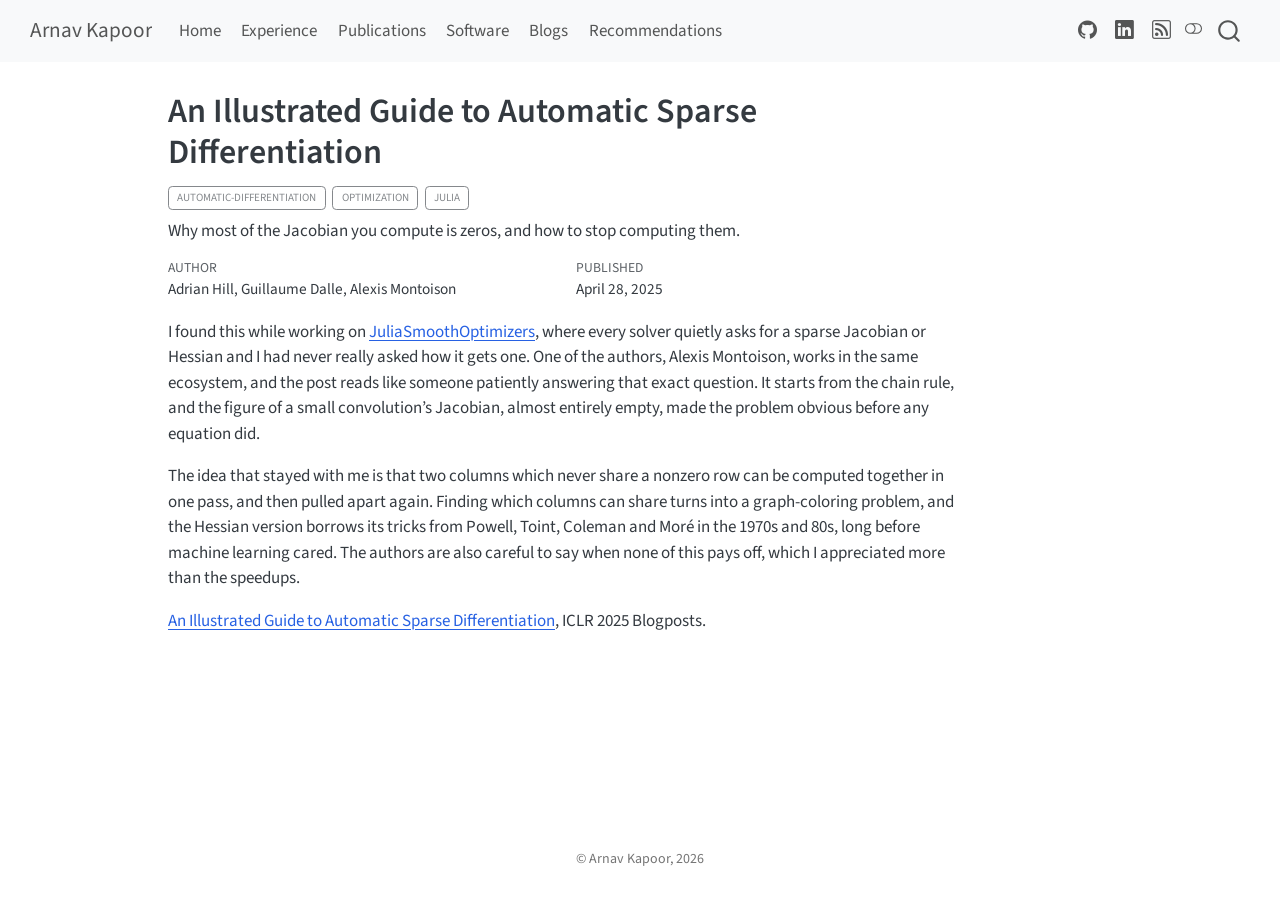
<file: docs/recommendations/2025-04-28-sparse-autodiff/index.html>
<!DOCTYPE html>
<html xmlns="http://www.w3.org/1999/xhtml" lang="en" xml:lang="en"><head>

<meta charset="utf-8">
<meta name="generator" content="quarto-1.10.19">

<meta name="viewport" content="width=device-width, initial-scale=1.0, user-scalable=yes">

<meta name="author" content="Adrian Hill, Guillaume Dalle, Alexis Montoison">
<meta name="dcterms.date" content="2025-04-28">
<meta name="description" content="Why most of the Jacobian you compute is zeros, and how to stop computing them.">

<title>An Illustrated Guide to Automatic Sparse Differentiation – arnavk23</title>
<style>
/* Default styles provided by pandoc.
** See https://pandoc.org/MANUAL.html#variables-for-html for config info.
*/
span.smallcaps{font-variant: small-caps;}
div.columns{display: flex; gap: 1.5em;}
div.column{flex: auto;}
@media screen {
div.columns{gap: min(4vw, 1.5em);}
div.column{overflow-x: auto;}
}
div.hanging-indent{margin-left: 1.5em; text-indent: -1.5em;}
ul.task-list{list-style: none;}
ul.task-list li input[type="checkbox"] {
  width: 0.8em;
  margin: 0 0.8em 0.2em -1em; /* quarto-specific, see https://github.com/quarto-dev/quarto-cli/issues/4556 */ 
  vertical-align: middle;
}
</style>


<script src="../../site_libs/quarto-nav/quarto-nav.js"></script>
<script src="../../site_libs/quarto-nav/headroom.min.js"></script>
<script src="../../site_libs/clipboard/clipboard.min.js"></script>
<script src="../../site_libs/quarto-search/autocomplete.umd.js"></script>
<script src="../../site_libs/quarto-search/fuse.min.js"></script>
<script src="../../site_libs/quarto-search/quarto-search.js"></script>
<meta name="quarto:offset" content="../../">
<link href="../../favicon.svg" rel="icon" type="image/svg+xml">
<script src="../../site_libs/quarto-html/quarto.js" type="module"></script>
<script src="../../site_libs/quarto-html/tabsets/tabsets.js" type="module"></script>
<script src="../../site_libs/quarto-html/popper.min.js"></script>
<script src="../../site_libs/quarto-html/tippy.umd.min.js"></script>
<script src="../../site_libs/quarto-html/anchor.min.js"></script>
<link href="../../site_libs/quarto-html/tippy.css" rel="stylesheet">
<link href="../../site_libs/quarto-html/quarto-syntax-highlighting-bf27225e3a48a9273f3daa8f8e829971.css" rel="stylesheet" class="quarto-color-scheme" id="quarto-text-highlighting-styles">
<link href="../../site_libs/quarto-html/quarto-syntax-highlighting-dark-b626d73c4c936ccc3cb08be7d45d1df6.css" rel="stylesheet" class="quarto-color-scheme quarto-color-alternate" id="quarto-text-highlighting-styles">
<link href="../../site_libs/quarto-html/quarto-syntax-highlighting-bf27225e3a48a9273f3daa8f8e829971.css" rel="stylesheet" class="quarto-color-scheme-extra" id="quarto-text-highlighting-styles">
<script src="../../site_libs/bootstrap/bootstrap.min.js"></script>
<link href="../../site_libs/bootstrap/bootstrap-icons.css" rel="stylesheet">
<link href="../../site_libs/bootstrap/bootstrap-bd33107e172c871d584c219ccff192d3.min.css" rel="stylesheet" append-hash="true" class="quarto-color-scheme" id="quarto-bootstrap" data-mode="light">
<link href="../../site_libs/bootstrap/bootstrap-dark-1666565aa0284326c2b99e1b2fbec215.min.css" rel="stylesheet" append-hash="true" class="quarto-color-scheme quarto-color-alternate" id="quarto-bootstrap" data-mode="dark">
<link href="../../site_libs/bootstrap/bootstrap-bd33107e172c871d584c219ccff192d3.min.css" rel="stylesheet" append-hash="true" class="quarto-color-scheme-extra" id="quarto-bootstrap" data-mode="light">
<script id="quarto-search-options" type="application/json">{
  "location": "navbar",
  "copy-button": false,
  "collapse-after": 3,
  "panel-placement": "end",
  "type": "overlay",
  "limit": 50,
  "keyboard-shortcut": [
    "f",
    "/",
    "s"
  ],
  "show-item-context": false,
  "language": {
    "search-no-results-text": "No results",
    "search-matching-documents-text": "matching documents",
    "search-copy-link-title": "Copy link to search",
    "search-hide-matches-text": "Hide additional matches",
    "search-more-match-text": "more match in this document",
    "search-more-matches-text": "more matches in this document",
    "search-clear-button-title": "Clear",
    "search-text-placeholder": "",
    "search-detached-cancel-button-title": "Cancel",
    "search-submit-button-title": "Submit",
    "search-label": "Search"
  }
}</script>


<link rel="stylesheet" href="../../styles.css">
</head>

<body class="nav-fixed quarto-light"><script id="quarto-html-before-body" type="application/javascript">
    const toggleBodyColorMode = (bsSheetEl) => {
      const mode = bsSheetEl.getAttribute("data-mode");
      const bodyEl = window.document.querySelector("body");
      if (mode === "dark") {
        bodyEl.classList.add("quarto-dark");
        bodyEl.classList.remove("quarto-light");
      } else {
        bodyEl.classList.add("quarto-light");
        bodyEl.classList.remove("quarto-dark");
      }
    }
    const toggleBodyColorPrimary = () => {
      const bsSheetEl = window.document.querySelector("link#quarto-bootstrap:not([rel=disabled-stylesheet])");
      if (bsSheetEl) {
        toggleBodyColorMode(bsSheetEl);
      }
    }
    const setColorSchemeToggle = (alternate) => {
      const toggles = window.document.querySelectorAll('.quarto-color-scheme-toggle');
      for (let i=0; i < toggles.length; i++) {
        const toggle = toggles[i];
        if (toggle) {
          if (alternate) {
            toggle.classList.add("alternate");
          } else {
            toggle.classList.remove("alternate");
          }
        }
      }
    };
    const toggleColorMode = (alternate) => {
      // Switch the stylesheets
      const primaryStylesheets = window.document.querySelectorAll('link.quarto-color-scheme:not(.quarto-color-alternate)');
      const alternateStylesheets = window.document.querySelectorAll('link.quarto-color-scheme.quarto-color-alternate');
      manageTransitions('#quarto-margin-sidebar .nav-link', false);
      if (alternate) {
        // note: dark is layered on light, we don't disable primary!
        enableStylesheet(alternateStylesheets);
        for (const sheetNode of alternateStylesheets) {
          if (sheetNode.id === "quarto-bootstrap") {
            toggleBodyColorMode(sheetNode);
          }
        }
      } else {
        disableStylesheet(alternateStylesheets);
        enableStylesheet(primaryStylesheets)
        toggleBodyColorPrimary();
      }
      manageTransitions('#quarto-margin-sidebar .nav-link', true);
      // Switch the toggles
      setColorSchemeToggle(alternate)
      // Hack to workaround the fact that safari doesn't
      // properly recolor the scrollbar when toggling (#1455)
      if (navigator.userAgent.indexOf('Safari') > 0 && navigator.userAgent.indexOf('Chrome') == -1) {
        manageTransitions("body", false);
        window.scrollTo(0, 1);
        setTimeout(() => {
          window.scrollTo(0, 0);
          manageTransitions("body", true);
        }, 40);
      }
    }
    const disableStylesheet = (stylesheets) => {
      for (let i=0; i < stylesheets.length; i++) {
        const stylesheet = stylesheets[i];
        stylesheet.rel = 'disabled-stylesheet';
      }
    }
    const enableStylesheet = (stylesheets) => {
      for (let i=0; i < stylesheets.length; i++) {
        const stylesheet = stylesheets[i];
        if(stylesheet.rel !== 'stylesheet') { // for Chrome, which will still FOUC without this check
          stylesheet.rel = 'stylesheet';
        }
      }
    }
    const manageTransitions = (selector, allowTransitions) => {
      const els = window.document.querySelectorAll(selector);
      for (let i=0; i < els.length; i++) {
        const el = els[i];
        if (allowTransitions) {
          el.classList.remove('notransition');
        } else {
          el.classList.add('notransition');
        }
      }
    }
    const isFileUrl = () => {
      return window.location.protocol === 'file:';
    }
    const hasAlternateSentinel = () => {
      let styleSentinel = getColorSchemeSentinel();
      if (styleSentinel !== null) {
        return styleSentinel === "alternate";
      } else {
        return false;
      }
    }
    const setStyleSentinel = (alternate) => {
      const value = alternate ? "alternate" : "default";
      if (!isFileUrl()) {
        window.localStorage.setItem("quarto-color-scheme", value);
      } else {
        localAlternateSentinel = value;
      }
    }
    const getColorSchemeSentinel = () => {
      if (!isFileUrl()) {
        const storageValue = window.localStorage.getItem("quarto-color-scheme");
        return storageValue != null ? storageValue : localAlternateSentinel;
      } else {
        return localAlternateSentinel;
      }
    }
    const toggleGiscusIfUsed = (isAlternate, darkModeDefault) => {
      const baseTheme = document.querySelector('#giscus-base-theme')?.value ?? 'light';
      const alternateTheme = document.querySelector('#giscus-alt-theme')?.value ?? 'dark';
      let newTheme = '';
      if(authorPrefersDark) {
        newTheme = isAlternate ? baseTheme : alternateTheme;
      } else {
        newTheme = isAlternate ? alternateTheme : baseTheme;
      }
      const changeGiscusTheme = () => {
        // From: https://github.com/giscus/giscus/issues/336
        const sendMessage = (message) => {
          const iframe = document.querySelector('iframe.giscus-frame');
          if (!iframe) return;
          iframe.contentWindow.postMessage({ giscus: message }, 'https://giscus.app');
        }
        sendMessage({
          setConfig: {
            theme: newTheme
          }
        });
      }
      const isGiscussLoaded = window.document.querySelector('iframe.giscus-frame') !== null;
      if (isGiscussLoaded) {
        changeGiscusTheme();
      }
    };
    const authorPrefersDark = false;
    const darkModeDefault = authorPrefersDark;
      document.querySelector('link#quarto-text-highlighting-styles.quarto-color-scheme-extra').rel = 'disabled-stylesheet';
      document.querySelector('link#quarto-bootstrap.quarto-color-scheme-extra').rel = 'disabled-stylesheet';
    let localAlternateSentinel = darkModeDefault ? 'alternate' : 'default';
    // Dark / light mode switch
    window.quartoToggleColorScheme = () => {
      // Read the current dark / light value
      let toAlternate = !hasAlternateSentinel();
      toggleColorMode(toAlternate);
      setStyleSentinel(toAlternate);
      toggleGiscusIfUsed(toAlternate, darkModeDefault);
      window.dispatchEvent(new Event('resize'));
    };
    // Switch to dark mode if need be
    if (hasAlternateSentinel()) {
      toggleColorMode(true);
    } else {
      toggleColorMode(false);
    }
  </script>

<div id="quarto-search-results"></div>
  <header id="quarto-header" class="headroom fixed-top">
    <nav class="navbar navbar-expand-lg " data-bs-theme="dark">
      <div class="navbar-container container-fluid">
      <div class="navbar-brand-container mx-auto">
    <a class="navbar-brand" href="../../index.html">
    <span class="navbar-title">Arnav Kapoor</span>
    </a>
  </div>
            <div id="quarto-search" class="" title="Search"></div>
          <button class="navbar-toggler" type="button" data-bs-toggle="collapse" data-bs-target="#navbarCollapse" aria-controls="navbarCollapse" role="menu" aria-expanded="false" aria-label="Toggle navigation" onclick="if (window.quartoToggleHeadroom) { window.quartoToggleHeadroom(); }">
  <span class="navbar-toggler-icon"></span>
</button>
          <div class="collapse navbar-collapse" id="navbarCollapse">
            <ul class="navbar-nav navbar-nav-scroll me-auto">
  <li class="nav-item">
    <a class="nav-link" href="../../index.html"> 
<span class="menu-text">Home</span></a>
  </li>  
  <li class="nav-item">
    <a class="nav-link" href="../../experience.html"> 
<span class="menu-text">Experience</span></a>
  </li>  
  <li class="nav-item">
    <a class="nav-link" href="../../publications.html"> 
<span class="menu-text">Publications</span></a>
  </li>  
  <li class="nav-item">
    <a class="nav-link" href="../../software.html"> 
<span class="menu-text">Software</span></a>
  </li>  
  <li class="nav-item">
    <a class="nav-link" href="../../blogs.html"> 
<span class="menu-text">Blogs</span></a>
  </li>  
  <li class="nav-item">
    <a class="nav-link" href="../../recommendations.html"> 
<span class="menu-text">Recommendations</span></a>
  </li>  
</ul>
            <ul class="navbar-nav navbar-nav-scroll ms-auto">
  <li class="nav-item compact">
    <a class="nav-link" href="https://github.com/arnavk23"> <i class="bi bi-github" role="img" aria-label="GitHub">
</i> 
<span class="menu-text"></span></a>
  </li>  
  <li class="nav-item compact">
    <a class="nav-link" href="https://www.linkedin.com/in/arnav-kapoor-29033b2b6/"> <i class="bi bi-linkedin" role="img" aria-label="LinkedIn">
</i> 
<span class="menu-text"></span></a>
  </li>  
  <li class="nav-item compact">
    <a class="nav-link" href="../../blogs.xml"> <i class="bi bi-rss" role="img" aria-label="RSS feed">
</i> 
<span class="menu-text"></span></a>
  </li>  
</ul>
          </div> <!-- /navcollapse -->
            <div class="quarto-navbar-tools">
  <a href="" class="quarto-color-scheme-toggle quarto-navigation-tool  px-1" onclick="window.quartoToggleColorScheme(); return false;" title="Toggle dark mode"><i class="bi"></i></a>
</div>
      </div> <!-- /container-fluid -->
    </nav>
</header>
<!-- content -->
<div id="quarto-content" class="quarto-container page-columns page-rows-contents page-layout-article page-navbar">
<!-- sidebar -->
<!-- margin-sidebar -->
    <div id="quarto-margin-sidebar" class="sidebar margin-sidebar zindex-bottom">
        
    </div>
<!-- main -->
<main class="content" id="quarto-document-content">


<header id="title-block-header" class="quarto-title-block default">
<div class="quarto-title">
<h1 class="title">An Illustrated Guide to Automatic Sparse Differentiation</h1>
  <div class="quarto-categories">
    <div class="quarto-category">automatic-differentiation</div>
    <div class="quarto-category">optimization</div>
    <div class="quarto-category">julia</div>
  </div>
  </div>

<div>
  <div class="description">
    Why most of the Jacobian you compute is zeros, and how to stop computing them.
  </div>
</div>


<div class="quarto-title-meta">

    <div>
    <div class="quarto-title-meta-heading">Author</div>
    <div class="quarto-title-meta-contents">
             <p>Adrian Hill, Guillaume Dalle, Alexis Montoison </p>
          </div>
  </div>
    
    <div>
    <div class="quarto-title-meta-heading">Published</div>
    <div class="quarto-title-meta-contents">
      <p class="date">April 28, 2025</p>
    </div>
  </div>
  
    
  </div>
  


</header>


<p>I found this while working on <a href="https://jso.dev">JuliaSmoothOptimizers</a>, where every solver quietly asks for a sparse Jacobian or Hessian and I had never really asked how it gets one. One of the authors, Alexis Montoison, works in the same ecosystem, and the post reads like someone patiently answering that exact question. It starts from the chain rule, and the figure of a small convolution’s Jacobian, almost entirely empty, made the problem obvious before any equation did.</p>
<p>The idea that stayed with me is that two columns which never share a nonzero row can be computed together in one pass, and then pulled apart again. Finding which columns can share turns into a graph-coloring problem, and the Hessian version borrows its tricks from Powell, Toint, Coleman and Moré in the 1970s and 80s, long before machine learning cared. The authors are also careful to say when none of this pays off, which I appreciated more than the speedups.</p>
<p><a href="https://iclr-blogposts.github.io/2025/blog/sparse-autodiff/">An Illustrated Guide to Automatic Sparse Differentiation</a>, ICLR 2025 Blogposts.</p>



</main> <!-- /main -->
<script id="quarto-html-after-body" type="application/javascript">
  window.document.addEventListener("DOMContentLoaded", function (event) {
    // Ensure there is a toggle, if there isn't float one in the top right
    if (window.document.querySelector('.quarto-color-scheme-toggle') === null) {
      const a = window.document.createElement('a');
      a.classList.add('top-right');
      a.classList.add('quarto-color-scheme-toggle');
      a.href = "";
      a.onclick = function() { try { window.quartoToggleColorScheme(); } catch {} return false; };
      const i = window.document.createElement("i");
      i.classList.add('bi');
      a.appendChild(i);
      window.document.body.appendChild(a);
    }
    setColorSchemeToggle(hasAlternateSentinel())
    const icon = "";
    const anchorJS = new window.AnchorJS();
    anchorJS.options = {
      placement: 'right',
      icon: icon
    };
    anchorJS.add('.anchored');
    const isCodeAnnotation = (el) => {
      for (const clz of el.classList) {
        if (clz.startsWith('code-annotation-')) {                     
          return true;
        }
      }
      return false;
    }
    const onCopySuccess = function(e) {
      // button target
      const button = e.trigger;
      // don't keep focus
      button.blur();
      // flash "checked"
      button.classList.add('code-copy-button-checked');
      var currentTitle = button.getAttribute("title");
      button.setAttribute("title", "Copied!");
      let tooltip;
      if (window.bootstrap) {
        button.setAttribute("data-bs-toggle", "tooltip");
        button.setAttribute("data-bs-placement", "left");
        button.setAttribute("data-bs-title", "Copied!");
        tooltip = new bootstrap.Tooltip(button, 
          { trigger: "manual", 
            customClass: "code-copy-button-tooltip",
            offset: [0, -8]});
        tooltip.show();    
      }
      setTimeout(function() {
        if (tooltip) {
          tooltip.hide();
          button.removeAttribute("data-bs-title");
          button.removeAttribute("data-bs-toggle");
          button.removeAttribute("data-bs-placement");
        }
        button.setAttribute("title", currentTitle);
        button.classList.remove('code-copy-button-checked');
      }, 1000);
      // clear code selection
      e.clearSelection();
    }
    const getTextToCopy = function(trigger) {
      const outerScaffold = trigger.parentElement.cloneNode(true);
      const codeEl = outerScaffold.querySelector('code');
      for (const childEl of codeEl.children) {
        if (isCodeAnnotation(childEl)) {
          childEl.remove();
        }
      }
      return codeEl.innerText;
    }
    const clipboard = new window.ClipboardJS('.code-copy-button:not([data-in-quarto-modal])', {
      text: getTextToCopy
    });
    clipboard.on('success', onCopySuccess);
    if (window.document.getElementById('quarto-embedded-source-code-modal')) {
      const clipboardModal = new window.ClipboardJS('.code-copy-button[data-in-quarto-modal]', {
        text: getTextToCopy,
        container: window.document.getElementById('quarto-embedded-source-code-modal')
      });
      clipboardModal.on('success', onCopySuccess);
    }
      var localhostRegex = new RegExp(/^(?:http|https):\/\/localhost\:?[0-9]*\//);
      var mailtoRegex = new RegExp(/^mailto:/);
        var filterRegex = new RegExp("https:\/\/arnavk23\.github\.io");
      var isInternal = (href) => {
          return filterRegex.test(href) || localhostRegex.test(href) || mailtoRegex.test(href);
      }
      // Inspect non-navigation links and adorn them if external
     var links = window.document.querySelectorAll('a[href]:not(.nav-link):not(.navbar-brand):not(.toc-action):not(.sidebar-link):not(.sidebar-item-toggle):not(.pagination-link):not(.no-external):not([aria-hidden]):not(.dropdown-item):not(.quarto-navigation-tool):not(.about-link)');
      for (var i=0; i<links.length; i++) {
        const link = links[i];
        if (!isInternal(link.href)) {
          // undo the damage that might have been done by quarto-nav.js in the case of
          // links that we want to consider external
          if (link.dataset.originalHref !== undefined) {
            link.href = link.dataset.originalHref;
          }
        }
      }
    function tippyHover(el, contentFn, onTriggerFn, onUntriggerFn) {
      const config = {
        allowHTML: true,
        maxWidth: 500,
        delay: 100,
        arrow: false,
        appendTo: function(el) {
            return el.parentElement;
        },
        interactive: true,
        interactiveBorder: 10,
        theme: 'quarto',
        placement: 'bottom-start',
      };
      if (contentFn) {
        config.content = contentFn;
      }
      if (onTriggerFn) {
        config.onTrigger = onTriggerFn;
      }
      if (onUntriggerFn) {
        config.onUntrigger = onUntriggerFn;
      }
      window.tippy(el, config); 
    }
    const noterefs = window.document.querySelectorAll('a[role="doc-noteref"]');
    for (var i=0; i<noterefs.length; i++) {
      const ref = noterefs[i];
      tippyHover(ref, function() {
        // use id or data attribute instead here
        let href = ref.getAttribute('data-footnote-href') || ref.getAttribute('href');
        try { href = new URL(href).hash; } catch {}
        const id = href.replace(/^#\/?/, "");
        const note = window.document.getElementById(id);
        if (note) {
          return note.innerHTML;
        } else {
          return "";
        }
      });
    }
    const xrefs = window.document.querySelectorAll('a.quarto-xref');
    const processXRef = (id, note) => {
      // Strip column container classes
      const stripColumnClz = (el) => {
        el.classList.remove("page-full", "page-columns");
        if (el.children) {
          for (const child of el.children) {
            stripColumnClz(child);
          }
        }
      }
      stripColumnClz(note)
      if (id === null || id.startsWith('sec-')) {
        // Special case sections, only their first couple elements
        const container = document.createElement("div");
        if (note.children && note.children.length > 2) {
          container.appendChild(note.children[0].cloneNode(true));
          for (let i = 1; i < note.children.length; i++) {
            const child = note.children[i];
            if (child.tagName === "P" && child.innerText === "") {
              continue;
            } else {
              container.appendChild(child.cloneNode(true));
              break;
            }
          }
          if (window.Quarto?.typesetMath) {
            window.Quarto.typesetMath(container);
          }
          return container.innerHTML
        } else {
          if (window.Quarto?.typesetMath) {
            window.Quarto.typesetMath(note);
          }
          return note.innerHTML;
        }
      } else {
        // Remove any anchor links if they are present
        const anchorLink = note.querySelector('a.anchorjs-link');
        if (anchorLink) {
          anchorLink.remove();
        }
        if (window.Quarto?.typesetMath) {
          window.Quarto.typesetMath(note);
        }
        if (note.classList.contains("callout")) {
          return note.outerHTML;
        } else {
          return note.innerHTML;
        }
      }
    }
    for (var i=0; i<xrefs.length; i++) {
      const xref = xrefs[i];
      tippyHover(xref, undefined, function(instance) {
        instance.disable();
        let url = xref.getAttribute('href');
        let hash = undefined; 
        if (url.startsWith('#')) {
          hash = url;
        } else {
          try { hash = new URL(url).hash; } catch {}
        }
        if (hash) {
          const id = hash.replace(/^#\/?/, "");
          const note = window.document.getElementById(id);
          if (note !== null) {
            try {
              const html = processXRef(id, note.cloneNode(true));
              instance.setContent(html);
            } finally {
              instance.enable();
              instance.show();
            }
          } else {
            // See if we can fetch this
            fetch(url.split('#')[0])
            .then(res => res.text())
            .then(html => {
              const parser = new DOMParser();
              const htmlDoc = parser.parseFromString(html, "text/html");
              const note = htmlDoc.getElementById(id);
              if (note !== null) {
                const html = processXRef(id, note);
                instance.setContent(html);
              } 
            }).finally(() => {
              instance.enable();
              instance.show();
            });
          }
        } else {
          // See if we can fetch a full url (with no hash to target)
          // This is a special case and we should probably do some content thinning / targeting
          fetch(url)
          .then(res => res.text())
          .then(html => {
            const parser = new DOMParser();
            const htmlDoc = parser.parseFromString(html, "text/html");
            const note = htmlDoc.querySelector('main.content');
            if (note !== null) {
              // This should only happen for chapter cross references
              // (since there is no id in the URL)
              // remove the first header
              if (note.children.length > 0 && note.children[0].tagName === "HEADER") {
                note.children[0].remove();
              }
              const html = processXRef(null, note);
              instance.setContent(html);
            } 
          }).finally(() => {
            instance.enable();
            instance.show();
          });
        }
      }, function(instance) {
      });
    }
        let selectedAnnoteEl;
        const selectorForAnnotation = ( cell, annotation) => {
          let cellAttr = 'data-code-cell="' + cell + '"';
          let lineAttr = 'data-code-annotation="' +  annotation + '"';
          const selector = 'span[' + cellAttr + '][' + lineAttr + ']';
          return selector;
        }
        const selectCodeLines = (annoteEl) => {
          const doc = window.document;
          const targetCell = annoteEl.getAttribute("data-target-cell");
          const targetAnnotation = annoteEl.getAttribute("data-target-annotation");
          const annoteSpan = window.document.querySelector(selectorForAnnotation(targetCell, targetAnnotation));
          const lines = annoteSpan.getAttribute("data-code-lines").split(",");
          const lineIds = lines.map((line) => {
            return targetCell + "-" + line;
          })
          let top = null;
          let height = null;
          let parent = null;
          if (lineIds.length > 0) {
              //compute the position of the single el (top and bottom and make a div)
              const el = window.document.getElementById(lineIds[0]);
              top = el.offsetTop;
              height = el.offsetHeight;
              parent = el.parentElement.parentElement;
            if (lineIds.length > 1) {
              const lastEl = window.document.getElementById(lineIds[lineIds.length - 1]);
              const bottom = lastEl.offsetTop + lastEl.offsetHeight;
              height = bottom - top;
            }
            if (top !== null && height !== null && parent !== null) {
              // cook up a div (if necessary) and position it 
              let div = window.document.getElementById("code-annotation-line-highlight");
              if (div === null) {
                div = window.document.createElement("div");
                div.setAttribute("id", "code-annotation-line-highlight");
                div.style.position = 'absolute';
                parent.appendChild(div);
              }
              div.style.top = top - 2 + "px";
              div.style.height = height + 4 + "px";
              div.style.left = 0;
              let gutterDiv = window.document.getElementById("code-annotation-line-highlight-gutter");
              if (gutterDiv === null) {
                gutterDiv = window.document.createElement("div");
                gutterDiv.setAttribute("id", "code-annotation-line-highlight-gutter");
                gutterDiv.style.position = 'absolute';
                const codeCell = window.document.getElementById(targetCell);
                const gutter = codeCell.querySelector('.code-annotation-gutter');
                gutter.appendChild(gutterDiv);
              }
              gutterDiv.style.top = top - 2 + "px";
              gutterDiv.style.height = height + 4 + "px";
            }
            selectedAnnoteEl = annoteEl;
          }
        };
        const unselectCodeLines = () => {
          const elementsIds = ["code-annotation-line-highlight", "code-annotation-line-highlight-gutter"];
          elementsIds.forEach((elId) => {
            const div = window.document.getElementById(elId);
            if (div) {
              div.remove();
            }
          });
          selectedAnnoteEl = undefined;
        };
          // Handle positioning of the toggle
      window.addEventListener(
        "resize",
        throttle(() => {
          elRect = undefined;
          if (selectedAnnoteEl) {
            selectCodeLines(selectedAnnoteEl);
          }
        }, 10)
      );
      function throttle(fn, ms) {
      let throttle = false;
      let timer;
        return (...args) => {
          if(!throttle) { // first call gets through
              fn.apply(this, args);
              throttle = true;
          } else { // all the others get throttled
              if(timer) clearTimeout(timer); // cancel #2
              timer = setTimeout(() => {
                fn.apply(this, args);
                timer = throttle = false;
              }, ms);
          }
        };
      }
        // Attach click handler to the DT
        const annoteDls = window.document.querySelectorAll('dt[data-target-cell]');
        for (const annoteDlNode of annoteDls) {
          annoteDlNode.addEventListener('click', (event) => {
            const clickedEl = event.target;
            if (clickedEl !== selectedAnnoteEl) {
              unselectCodeLines();
              const activeEl = window.document.querySelector('dt[data-target-cell].code-annotation-active');
              if (activeEl) {
                activeEl.classList.remove('code-annotation-active');
              }
              selectCodeLines(clickedEl);
              clickedEl.classList.add('code-annotation-active');
            } else {
              // Unselect the line
              unselectCodeLines();
              clickedEl.classList.remove('code-annotation-active');
            }
          });
        }
    const findCites = (el) => {
      const parentEl = el.parentElement;
      if (parentEl) {
        const cites = parentEl.dataset.cites;
        if (cites) {
          return {
            el,
            cites: cites.split(' ')
          };
        } else {
          return findCites(el.parentElement)
        }
      } else {
        return undefined;
      }
    };
    var bibliorefs = window.document.querySelectorAll('a[role="doc-biblioref"]');
    for (var i=0; i<bibliorefs.length; i++) {
      const ref = bibliorefs[i];
      const citeInfo = findCites(ref);
      if (citeInfo) {
        tippyHover(citeInfo.el, function() {
          var popup = window.document.createElement('div');
          citeInfo.cites.forEach(function(cite) {
            var citeDiv = window.document.createElement('div');
            citeDiv.classList.add('hanging-indent');
            citeDiv.classList.add('csl-entry');
            var biblioDiv = window.document.getElementById('ref-' + cite);
            if (biblioDiv) {
              citeDiv.innerHTML = biblioDiv.innerHTML;
            }
            popup.appendChild(citeDiv);
          });
          return popup.innerHTML;
        });
      }
    }
  });
  </script>
</div> <!-- /content -->
<footer class="footer">
  <div class="nav-footer">
    <div class="nav-footer-left">
      &nbsp;
    </div>   
    <div class="nav-footer-center">
<p>© Arnav Kapoor, 2026</p>
</div>
    <div class="nav-footer-right">
      &nbsp;
    </div>
  </div>
</footer>




</body></html>
</file>
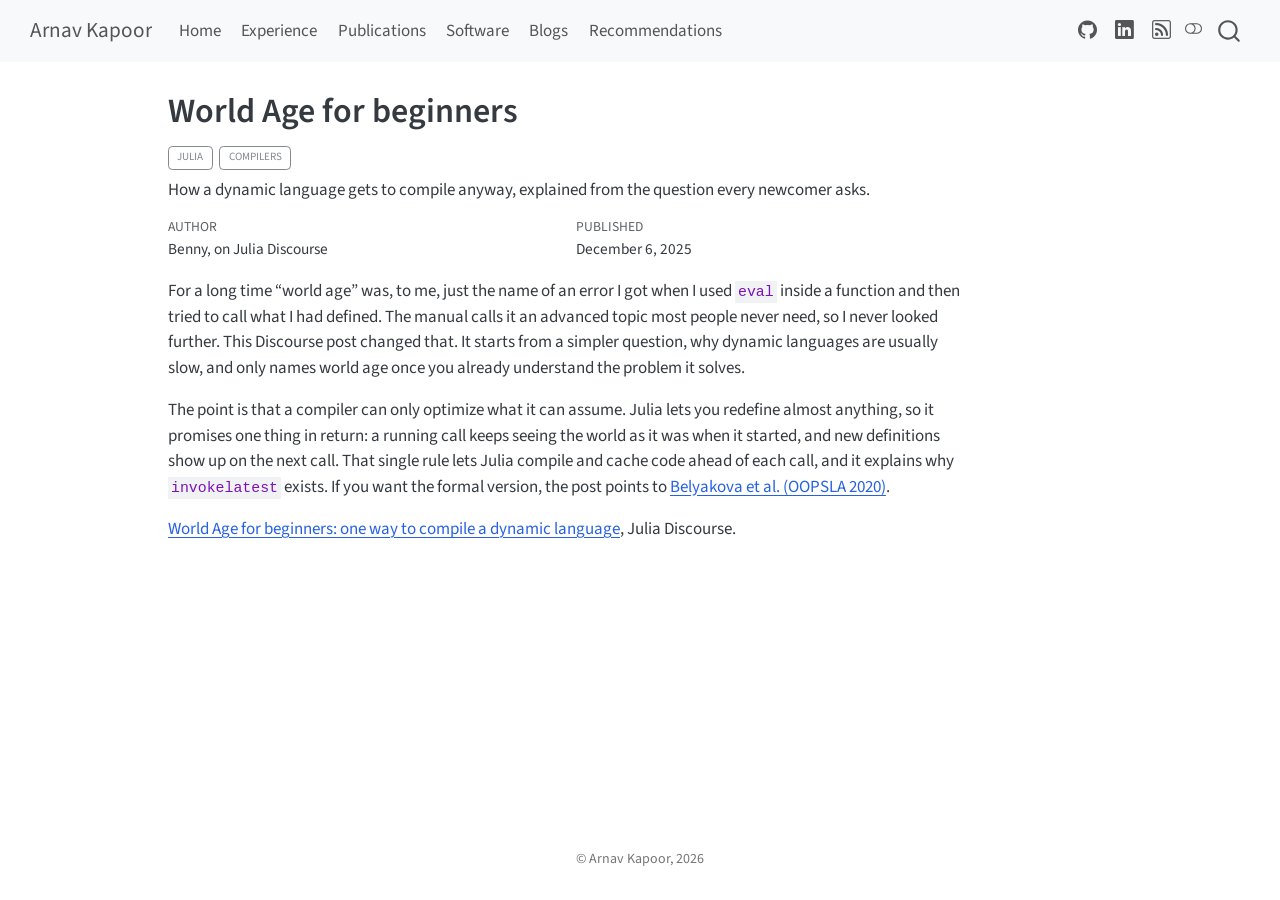
<file: docs/recommendations/2025-12-06-world-age/index.html>
<!DOCTYPE html>
<html xmlns="http://www.w3.org/1999/xhtml" lang="en" xml:lang="en"><head>

<meta charset="utf-8">
<meta name="generator" content="quarto-1.10.19">

<meta name="viewport" content="width=device-width, initial-scale=1.0, user-scalable=yes">

<meta name="author" content="Benny, on Julia Discourse">
<meta name="dcterms.date" content="2025-12-06">
<meta name="description" content="How a dynamic language gets to compile anyway, explained from the question every newcomer asks.">

<title>World Age for beginners – arnavk23</title>
<style>
/* Default styles provided by pandoc.
** See https://pandoc.org/MANUAL.html#variables-for-html for config info.
*/
span.smallcaps{font-variant: small-caps;}
div.columns{display: flex; gap: 1.5em;}
div.column{flex: auto;}
@media screen {
div.columns{gap: min(4vw, 1.5em);}
div.column{overflow-x: auto;}
}
div.hanging-indent{margin-left: 1.5em; text-indent: -1.5em;}
ul.task-list{list-style: none;}
ul.task-list li input[type="checkbox"] {
  width: 0.8em;
  margin: 0 0.8em 0.2em -1em; /* quarto-specific, see https://github.com/quarto-dev/quarto-cli/issues/4556 */ 
  vertical-align: middle;
}
</style>


<script src="../../site_libs/quarto-nav/quarto-nav.js"></script>
<script src="../../site_libs/quarto-nav/headroom.min.js"></script>
<script src="../../site_libs/clipboard/clipboard.min.js"></script>
<script src="../../site_libs/quarto-search/autocomplete.umd.js"></script>
<script src="../../site_libs/quarto-search/fuse.min.js"></script>
<script src="../../site_libs/quarto-search/quarto-search.js"></script>
<meta name="quarto:offset" content="../../">
<link href="../../favicon.svg" rel="icon" type="image/svg+xml">
<script src="../../site_libs/quarto-html/quarto.js" type="module"></script>
<script src="../../site_libs/quarto-html/tabsets/tabsets.js" type="module"></script>
<script src="../../site_libs/quarto-html/popper.min.js"></script>
<script src="../../site_libs/quarto-html/tippy.umd.min.js"></script>
<script src="../../site_libs/quarto-html/anchor.min.js"></script>
<link href="../../site_libs/quarto-html/tippy.css" rel="stylesheet">
<link href="../../site_libs/quarto-html/quarto-syntax-highlighting-bf27225e3a48a9273f3daa8f8e829971.css" rel="stylesheet" class="quarto-color-scheme" id="quarto-text-highlighting-styles">
<link href="../../site_libs/quarto-html/quarto-syntax-highlighting-dark-b626d73c4c936ccc3cb08be7d45d1df6.css" rel="stylesheet" class="quarto-color-scheme quarto-color-alternate" id="quarto-text-highlighting-styles">
<link href="../../site_libs/quarto-html/quarto-syntax-highlighting-bf27225e3a48a9273f3daa8f8e829971.css" rel="stylesheet" class="quarto-color-scheme-extra" id="quarto-text-highlighting-styles">
<script src="../../site_libs/bootstrap/bootstrap.min.js"></script>
<link href="../../site_libs/bootstrap/bootstrap-icons.css" rel="stylesheet">
<link href="../../site_libs/bootstrap/bootstrap-bd33107e172c871d584c219ccff192d3.min.css" rel="stylesheet" append-hash="true" class="quarto-color-scheme" id="quarto-bootstrap" data-mode="light">
<link href="../../site_libs/bootstrap/bootstrap-dark-1666565aa0284326c2b99e1b2fbec215.min.css" rel="stylesheet" append-hash="true" class="quarto-color-scheme quarto-color-alternate" id="quarto-bootstrap" data-mode="dark">
<link href="../../site_libs/bootstrap/bootstrap-bd33107e172c871d584c219ccff192d3.min.css" rel="stylesheet" append-hash="true" class="quarto-color-scheme-extra" id="quarto-bootstrap" data-mode="light">
<script id="quarto-search-options" type="application/json">{
  "location": "navbar",
  "copy-button": false,
  "collapse-after": 3,
  "panel-placement": "end",
  "type": "overlay",
  "limit": 50,
  "keyboard-shortcut": [
    "f",
    "/",
    "s"
  ],
  "show-item-context": false,
  "language": {
    "search-no-results-text": "No results",
    "search-matching-documents-text": "matching documents",
    "search-copy-link-title": "Copy link to search",
    "search-hide-matches-text": "Hide additional matches",
    "search-more-match-text": "more match in this document",
    "search-more-matches-text": "more matches in this document",
    "search-clear-button-title": "Clear",
    "search-text-placeholder": "",
    "search-detached-cancel-button-title": "Cancel",
    "search-submit-button-title": "Submit",
    "search-label": "Search"
  }
}</script>


<link rel="stylesheet" href="../../styles.css">
</head>

<body class="nav-fixed quarto-light"><script id="quarto-html-before-body" type="application/javascript">
    const toggleBodyColorMode = (bsSheetEl) => {
      const mode = bsSheetEl.getAttribute("data-mode");
      const bodyEl = window.document.querySelector("body");
      if (mode === "dark") {
        bodyEl.classList.add("quarto-dark");
        bodyEl.classList.remove("quarto-light");
      } else {
        bodyEl.classList.add("quarto-light");
        bodyEl.classList.remove("quarto-dark");
      }
    }
    const toggleBodyColorPrimary = () => {
      const bsSheetEl = window.document.querySelector("link#quarto-bootstrap:not([rel=disabled-stylesheet])");
      if (bsSheetEl) {
        toggleBodyColorMode(bsSheetEl);
      }
    }
    const setColorSchemeToggle = (alternate) => {
      const toggles = window.document.querySelectorAll('.quarto-color-scheme-toggle');
      for (let i=0; i < toggles.length; i++) {
        const toggle = toggles[i];
        if (toggle) {
          if (alternate) {
            toggle.classList.add("alternate");
          } else {
            toggle.classList.remove("alternate");
          }
        }
      }
    };
    const toggleColorMode = (alternate) => {
      // Switch the stylesheets
      const primaryStylesheets = window.document.querySelectorAll('link.quarto-color-scheme:not(.quarto-color-alternate)');
      const alternateStylesheets = window.document.querySelectorAll('link.quarto-color-scheme.quarto-color-alternate');
      manageTransitions('#quarto-margin-sidebar .nav-link', false);
      if (alternate) {
        // note: dark is layered on light, we don't disable primary!
        enableStylesheet(alternateStylesheets);
        for (const sheetNode of alternateStylesheets) {
          if (sheetNode.id === "quarto-bootstrap") {
            toggleBodyColorMode(sheetNode);
          }
        }
      } else {
        disableStylesheet(alternateStylesheets);
        enableStylesheet(primaryStylesheets)
        toggleBodyColorPrimary();
      }
      manageTransitions('#quarto-margin-sidebar .nav-link', true);
      // Switch the toggles
      setColorSchemeToggle(alternate)
      // Hack to workaround the fact that safari doesn't
      // properly recolor the scrollbar when toggling (#1455)
      if (navigator.userAgent.indexOf('Safari') > 0 && navigator.userAgent.indexOf('Chrome') == -1) {
        manageTransitions("body", false);
        window.scrollTo(0, 1);
        setTimeout(() => {
          window.scrollTo(0, 0);
          manageTransitions("body", true);
        }, 40);
      }
    }
    const disableStylesheet = (stylesheets) => {
      for (let i=0; i < stylesheets.length; i++) {
        const stylesheet = stylesheets[i];
        stylesheet.rel = 'disabled-stylesheet';
      }
    }
    const enableStylesheet = (stylesheets) => {
      for (let i=0; i < stylesheets.length; i++) {
        const stylesheet = stylesheets[i];
        if(stylesheet.rel !== 'stylesheet') { // for Chrome, which will still FOUC without this check
          stylesheet.rel = 'stylesheet';
        }
      }
    }
    const manageTransitions = (selector, allowTransitions) => {
      const els = window.document.querySelectorAll(selector);
      for (let i=0; i < els.length; i++) {
        const el = els[i];
        if (allowTransitions) {
          el.classList.remove('notransition');
        } else {
          el.classList.add('notransition');
        }
      }
    }
    const isFileUrl = () => {
      return window.location.protocol === 'file:';
    }
    const hasAlternateSentinel = () => {
      let styleSentinel = getColorSchemeSentinel();
      if (styleSentinel !== null) {
        return styleSentinel === "alternate";
      } else {
        return false;
      }
    }
    const setStyleSentinel = (alternate) => {
      const value = alternate ? "alternate" : "default";
      if (!isFileUrl()) {
        window.localStorage.setItem("quarto-color-scheme", value);
      } else {
        localAlternateSentinel = value;
      }
    }
    const getColorSchemeSentinel = () => {
      if (!isFileUrl()) {
        const storageValue = window.localStorage.getItem("quarto-color-scheme");
        return storageValue != null ? storageValue : localAlternateSentinel;
      } else {
        return localAlternateSentinel;
      }
    }
    const toggleGiscusIfUsed = (isAlternate, darkModeDefault) => {
      const baseTheme = document.querySelector('#giscus-base-theme')?.value ?? 'light';
      const alternateTheme = document.querySelector('#giscus-alt-theme')?.value ?? 'dark';
      let newTheme = '';
      if(authorPrefersDark) {
        newTheme = isAlternate ? baseTheme : alternateTheme;
      } else {
        newTheme = isAlternate ? alternateTheme : baseTheme;
      }
      const changeGiscusTheme = () => {
        // From: https://github.com/giscus/giscus/issues/336
        const sendMessage = (message) => {
          const iframe = document.querySelector('iframe.giscus-frame');
          if (!iframe) return;
          iframe.contentWindow.postMessage({ giscus: message }, 'https://giscus.app');
        }
        sendMessage({
          setConfig: {
            theme: newTheme
          }
        });
      }
      const isGiscussLoaded = window.document.querySelector('iframe.giscus-frame') !== null;
      if (isGiscussLoaded) {
        changeGiscusTheme();
      }
    };
    const authorPrefersDark = false;
    const darkModeDefault = authorPrefersDark;
      document.querySelector('link#quarto-text-highlighting-styles.quarto-color-scheme-extra').rel = 'disabled-stylesheet';
      document.querySelector('link#quarto-bootstrap.quarto-color-scheme-extra').rel = 'disabled-stylesheet';
    let localAlternateSentinel = darkModeDefault ? 'alternate' : 'default';
    // Dark / light mode switch
    window.quartoToggleColorScheme = () => {
      // Read the current dark / light value
      let toAlternate = !hasAlternateSentinel();
      toggleColorMode(toAlternate);
      setStyleSentinel(toAlternate);
      toggleGiscusIfUsed(toAlternate, darkModeDefault);
      window.dispatchEvent(new Event('resize'));
    };
    // Switch to dark mode if need be
    if (hasAlternateSentinel()) {
      toggleColorMode(true);
    } else {
      toggleColorMode(false);
    }
  </script>

<div id="quarto-search-results"></div>
  <header id="quarto-header" class="headroom fixed-top">
    <nav class="navbar navbar-expand-lg " data-bs-theme="dark">
      <div class="navbar-container container-fluid">
      <div class="navbar-brand-container mx-auto">
    <a class="navbar-brand" href="../../index.html">
    <span class="navbar-title">Arnav Kapoor</span>
    </a>
  </div>
            <div id="quarto-search" class="" title="Search"></div>
          <button class="navbar-toggler" type="button" data-bs-toggle="collapse" data-bs-target="#navbarCollapse" aria-controls="navbarCollapse" role="menu" aria-expanded="false" aria-label="Toggle navigation" onclick="if (window.quartoToggleHeadroom) { window.quartoToggleHeadroom(); }">
  <span class="navbar-toggler-icon"></span>
</button>
          <div class="collapse navbar-collapse" id="navbarCollapse">
            <ul class="navbar-nav navbar-nav-scroll me-auto">
  <li class="nav-item">
    <a class="nav-link" href="../../index.html"> 
<span class="menu-text">Home</span></a>
  </li>  
  <li class="nav-item">
    <a class="nav-link" href="../../experience.html"> 
<span class="menu-text">Experience</span></a>
  </li>  
  <li class="nav-item">
    <a class="nav-link" href="../../publications.html"> 
<span class="menu-text">Publications</span></a>
  </li>  
  <li class="nav-item">
    <a class="nav-link" href="../../software.html"> 
<span class="menu-text">Software</span></a>
  </li>  
  <li class="nav-item">
    <a class="nav-link" href="../../blogs.html"> 
<span class="menu-text">Blogs</span></a>
  </li>  
  <li class="nav-item">
    <a class="nav-link" href="../../recommendations.html"> 
<span class="menu-text">Recommendations</span></a>
  </li>  
</ul>
            <ul class="navbar-nav navbar-nav-scroll ms-auto">
  <li class="nav-item compact">
    <a class="nav-link" href="https://github.com/arnavk23"> <i class="bi bi-github" role="img" aria-label="GitHub">
</i> 
<span class="menu-text"></span></a>
  </li>  
  <li class="nav-item compact">
    <a class="nav-link" href="https://www.linkedin.com/in/arnav-kapoor-29033b2b6/"> <i class="bi bi-linkedin" role="img" aria-label="LinkedIn">
</i> 
<span class="menu-text"></span></a>
  </li>  
  <li class="nav-item compact">
    <a class="nav-link" href="../../blogs.xml"> <i class="bi bi-rss" role="img" aria-label="RSS feed">
</i> 
<span class="menu-text"></span></a>
  </li>  
</ul>
          </div> <!-- /navcollapse -->
            <div class="quarto-navbar-tools">
  <a href="" class="quarto-color-scheme-toggle quarto-navigation-tool  px-1" onclick="window.quartoToggleColorScheme(); return false;" title="Toggle dark mode"><i class="bi"></i></a>
</div>
      </div> <!-- /container-fluid -->
    </nav>
</header>
<!-- content -->
<div id="quarto-content" class="quarto-container page-columns page-rows-contents page-layout-article page-navbar">
<!-- sidebar -->
<!-- margin-sidebar -->
    <div id="quarto-margin-sidebar" class="sidebar margin-sidebar zindex-bottom">
        
    </div>
<!-- main -->
<main class="content" id="quarto-document-content">


<header id="title-block-header" class="quarto-title-block default">
<div class="quarto-title">
<h1 class="title">World Age for beginners</h1>
  <div class="quarto-categories">
    <div class="quarto-category">julia</div>
    <div class="quarto-category">compilers</div>
  </div>
  </div>

<div>
  <div class="description">
    How a dynamic language gets to compile anyway, explained from the question every newcomer asks.
  </div>
</div>


<div class="quarto-title-meta">

    <div>
    <div class="quarto-title-meta-heading">Author</div>
    <div class="quarto-title-meta-contents">
             <p>Benny, on Julia Discourse </p>
          </div>
  </div>
    
    <div>
    <div class="quarto-title-meta-heading">Published</div>
    <div class="quarto-title-meta-contents">
      <p class="date">December 6, 2025</p>
    </div>
  </div>
  
    
  </div>
  


</header>


<p>For a long time “world age” was, to me, just the name of an error I got when I used <code>eval</code> inside a function and then tried to call what I had defined. The manual calls it an advanced topic most people never need, so I never looked further. This Discourse post changed that. It starts from a simpler question, why dynamic languages are usually slow, and only names world age once you already understand the problem it solves.</p>
<p>The point is that a compiler can only optimize what it can assume. Julia lets you redefine almost anything, so it promises one thing in return: a running call keeps seeing the world as it was when it started, and new definitions show up on the next call. That single rule lets Julia compile and cache code ahead of each call, and it explains why <code>invokelatest</code> exists. If you want the formal version, the post points to <a href="https://doi.org/10.1145/3428275">Belyakova et al.&nbsp;(OOPSLA 2020)</a>.</p>
<p><a href="https://discourse.julialang.org/t/world-age-for-beginners-one-way-to-compile-a-dynamic-language/134402">World Age for beginners: one way to compile a dynamic language</a>, Julia Discourse.</p>



</main> <!-- /main -->
<script id="quarto-html-after-body" type="application/javascript">
  window.document.addEventListener("DOMContentLoaded", function (event) {
    // Ensure there is a toggle, if there isn't float one in the top right
    if (window.document.querySelector('.quarto-color-scheme-toggle') === null) {
      const a = window.document.createElement('a');
      a.classList.add('top-right');
      a.classList.add('quarto-color-scheme-toggle');
      a.href = "";
      a.onclick = function() { try { window.quartoToggleColorScheme(); } catch {} return false; };
      const i = window.document.createElement("i");
      i.classList.add('bi');
      a.appendChild(i);
      window.document.body.appendChild(a);
    }
    setColorSchemeToggle(hasAlternateSentinel())
    const icon = "";
    const anchorJS = new window.AnchorJS();
    anchorJS.options = {
      placement: 'right',
      icon: icon
    };
    anchorJS.add('.anchored');
    const isCodeAnnotation = (el) => {
      for (const clz of el.classList) {
        if (clz.startsWith('code-annotation-')) {                     
          return true;
        }
      }
      return false;
    }
    const onCopySuccess = function(e) {
      // button target
      const button = e.trigger;
      // don't keep focus
      button.blur();
      // flash "checked"
      button.classList.add('code-copy-button-checked');
      var currentTitle = button.getAttribute("title");
      button.setAttribute("title", "Copied!");
      let tooltip;
      if (window.bootstrap) {
        button.setAttribute("data-bs-toggle", "tooltip");
        button.setAttribute("data-bs-placement", "left");
        button.setAttribute("data-bs-title", "Copied!");
        tooltip = new bootstrap.Tooltip(button, 
          { trigger: "manual", 
            customClass: "code-copy-button-tooltip",
            offset: [0, -8]});
        tooltip.show();    
      }
      setTimeout(function() {
        if (tooltip) {
          tooltip.hide();
          button.removeAttribute("data-bs-title");
          button.removeAttribute("data-bs-toggle");
          button.removeAttribute("data-bs-placement");
        }
        button.setAttribute("title", currentTitle);
        button.classList.remove('code-copy-button-checked');
      }, 1000);
      // clear code selection
      e.clearSelection();
    }
    const getTextToCopy = function(trigger) {
      const outerScaffold = trigger.parentElement.cloneNode(true);
      const codeEl = outerScaffold.querySelector('code');
      for (const childEl of codeEl.children) {
        if (isCodeAnnotation(childEl)) {
          childEl.remove();
        }
      }
      return codeEl.innerText;
    }
    const clipboard = new window.ClipboardJS('.code-copy-button:not([data-in-quarto-modal])', {
      text: getTextToCopy
    });
    clipboard.on('success', onCopySuccess);
    if (window.document.getElementById('quarto-embedded-source-code-modal')) {
      const clipboardModal = new window.ClipboardJS('.code-copy-button[data-in-quarto-modal]', {
        text: getTextToCopy,
        container: window.document.getElementById('quarto-embedded-source-code-modal')
      });
      clipboardModal.on('success', onCopySuccess);
    }
      var localhostRegex = new RegExp(/^(?:http|https):\/\/localhost\:?[0-9]*\//);
      var mailtoRegex = new RegExp(/^mailto:/);
        var filterRegex = new RegExp("https:\/\/arnavk23\.github\.io");
      var isInternal = (href) => {
          return filterRegex.test(href) || localhostRegex.test(href) || mailtoRegex.test(href);
      }
      // Inspect non-navigation links and adorn them if external
     var links = window.document.querySelectorAll('a[href]:not(.nav-link):not(.navbar-brand):not(.toc-action):not(.sidebar-link):not(.sidebar-item-toggle):not(.pagination-link):not(.no-external):not([aria-hidden]):not(.dropdown-item):not(.quarto-navigation-tool):not(.about-link)');
      for (var i=0; i<links.length; i++) {
        const link = links[i];
        if (!isInternal(link.href)) {
          // undo the damage that might have been done by quarto-nav.js in the case of
          // links that we want to consider external
          if (link.dataset.originalHref !== undefined) {
            link.href = link.dataset.originalHref;
          }
        }
      }
    function tippyHover(el, contentFn, onTriggerFn, onUntriggerFn) {
      const config = {
        allowHTML: true,
        maxWidth: 500,
        delay: 100,
        arrow: false,
        appendTo: function(el) {
            return el.parentElement;
        },
        interactive: true,
        interactiveBorder: 10,
        theme: 'quarto',
        placement: 'bottom-start',
      };
      if (contentFn) {
        config.content = contentFn;
      }
      if (onTriggerFn) {
        config.onTrigger = onTriggerFn;
      }
      if (onUntriggerFn) {
        config.onUntrigger = onUntriggerFn;
      }
      window.tippy(el, config); 
    }
    const noterefs = window.document.querySelectorAll('a[role="doc-noteref"]');
    for (var i=0; i<noterefs.length; i++) {
      const ref = noterefs[i];
      tippyHover(ref, function() {
        // use id or data attribute instead here
        let href = ref.getAttribute('data-footnote-href') || ref.getAttribute('href');
        try { href = new URL(href).hash; } catch {}
        const id = href.replace(/^#\/?/, "");
        const note = window.document.getElementById(id);
        if (note) {
          return note.innerHTML;
        } else {
          return "";
        }
      });
    }
    const xrefs = window.document.querySelectorAll('a.quarto-xref');
    const processXRef = (id, note) => {
      // Strip column container classes
      const stripColumnClz = (el) => {
        el.classList.remove("page-full", "page-columns");
        if (el.children) {
          for (const child of el.children) {
            stripColumnClz(child);
          }
        }
      }
      stripColumnClz(note)
      if (id === null || id.startsWith('sec-')) {
        // Special case sections, only their first couple elements
        const container = document.createElement("div");
        if (note.children && note.children.length > 2) {
          container.appendChild(note.children[0].cloneNode(true));
          for (let i = 1; i < note.children.length; i++) {
            const child = note.children[i];
            if (child.tagName === "P" && child.innerText === "") {
              continue;
            } else {
              container.appendChild(child.cloneNode(true));
              break;
            }
          }
          if (window.Quarto?.typesetMath) {
            window.Quarto.typesetMath(container);
          }
          return container.innerHTML
        } else {
          if (window.Quarto?.typesetMath) {
            window.Quarto.typesetMath(note);
          }
          return note.innerHTML;
        }
      } else {
        // Remove any anchor links if they are present
        const anchorLink = note.querySelector('a.anchorjs-link');
        if (anchorLink) {
          anchorLink.remove();
        }
        if (window.Quarto?.typesetMath) {
          window.Quarto.typesetMath(note);
        }
        if (note.classList.contains("callout")) {
          return note.outerHTML;
        } else {
          return note.innerHTML;
        }
      }
    }
    for (var i=0; i<xrefs.length; i++) {
      const xref = xrefs[i];
      tippyHover(xref, undefined, function(instance) {
        instance.disable();
        let url = xref.getAttribute('href');
        let hash = undefined; 
        if (url.startsWith('#')) {
          hash = url;
        } else {
          try { hash = new URL(url).hash; } catch {}
        }
        if (hash) {
          const id = hash.replace(/^#\/?/, "");
          const note = window.document.getElementById(id);
          if (note !== null) {
            try {
              const html = processXRef(id, note.cloneNode(true));
              instance.setContent(html);
            } finally {
              instance.enable();
              instance.show();
            }
          } else {
            // See if we can fetch this
            fetch(url.split('#')[0])
            .then(res => res.text())
            .then(html => {
              const parser = new DOMParser();
              const htmlDoc = parser.parseFromString(html, "text/html");
              const note = htmlDoc.getElementById(id);
              if (note !== null) {
                const html = processXRef(id, note);
                instance.setContent(html);
              } 
            }).finally(() => {
              instance.enable();
              instance.show();
            });
          }
        } else {
          // See if we can fetch a full url (with no hash to target)
          // This is a special case and we should probably do some content thinning / targeting
          fetch(url)
          .then(res => res.text())
          .then(html => {
            const parser = new DOMParser();
            const htmlDoc = parser.parseFromString(html, "text/html");
            const note = htmlDoc.querySelector('main.content');
            if (note !== null) {
              // This should only happen for chapter cross references
              // (since there is no id in the URL)
              // remove the first header
              if (note.children.length > 0 && note.children[0].tagName === "HEADER") {
                note.children[0].remove();
              }
              const html = processXRef(null, note);
              instance.setContent(html);
            } 
          }).finally(() => {
            instance.enable();
            instance.show();
          });
        }
      }, function(instance) {
      });
    }
        let selectedAnnoteEl;
        const selectorForAnnotation = ( cell, annotation) => {
          let cellAttr = 'data-code-cell="' + cell + '"';
          let lineAttr = 'data-code-annotation="' +  annotation + '"';
          const selector = 'span[' + cellAttr + '][' + lineAttr + ']';
          return selector;
        }
        const selectCodeLines = (annoteEl) => {
          const doc = window.document;
          const targetCell = annoteEl.getAttribute("data-target-cell");
          const targetAnnotation = annoteEl.getAttribute("data-target-annotation");
          const annoteSpan = window.document.querySelector(selectorForAnnotation(targetCell, targetAnnotation));
          const lines = annoteSpan.getAttribute("data-code-lines").split(",");
          const lineIds = lines.map((line) => {
            return targetCell + "-" + line;
          })
          let top = null;
          let height = null;
          let parent = null;
          if (lineIds.length > 0) {
              //compute the position of the single el (top and bottom and make a div)
              const el = window.document.getElementById(lineIds[0]);
              top = el.offsetTop;
              height = el.offsetHeight;
              parent = el.parentElement.parentElement;
            if (lineIds.length > 1) {
              const lastEl = window.document.getElementById(lineIds[lineIds.length - 1]);
              const bottom = lastEl.offsetTop + lastEl.offsetHeight;
              height = bottom - top;
            }
            if (top !== null && height !== null && parent !== null) {
              // cook up a div (if necessary) and position it 
              let div = window.document.getElementById("code-annotation-line-highlight");
              if (div === null) {
                div = window.document.createElement("div");
                div.setAttribute("id", "code-annotation-line-highlight");
                div.style.position = 'absolute';
                parent.appendChild(div);
              }
              div.style.top = top - 2 + "px";
              div.style.height = height + 4 + "px";
              div.style.left = 0;
              let gutterDiv = window.document.getElementById("code-annotation-line-highlight-gutter");
              if (gutterDiv === null) {
                gutterDiv = window.document.createElement("div");
                gutterDiv.setAttribute("id", "code-annotation-line-highlight-gutter");
                gutterDiv.style.position = 'absolute';
                const codeCell = window.document.getElementById(targetCell);
                const gutter = codeCell.querySelector('.code-annotation-gutter');
                gutter.appendChild(gutterDiv);
              }
              gutterDiv.style.top = top - 2 + "px";
              gutterDiv.style.height = height + 4 + "px";
            }
            selectedAnnoteEl = annoteEl;
          }
        };
        const unselectCodeLines = () => {
          const elementsIds = ["code-annotation-line-highlight", "code-annotation-line-highlight-gutter"];
          elementsIds.forEach((elId) => {
            const div = window.document.getElementById(elId);
            if (div) {
              div.remove();
            }
          });
          selectedAnnoteEl = undefined;
        };
          // Handle positioning of the toggle
      window.addEventListener(
        "resize",
        throttle(() => {
          elRect = undefined;
          if (selectedAnnoteEl) {
            selectCodeLines(selectedAnnoteEl);
          }
        }, 10)
      );
      function throttle(fn, ms) {
      let throttle = false;
      let timer;
        return (...args) => {
          if(!throttle) { // first call gets through
              fn.apply(this, args);
              throttle = true;
          } else { // all the others get throttled
              if(timer) clearTimeout(timer); // cancel #2
              timer = setTimeout(() => {
                fn.apply(this, args);
                timer = throttle = false;
              }, ms);
          }
        };
      }
        // Attach click handler to the DT
        const annoteDls = window.document.querySelectorAll('dt[data-target-cell]');
        for (const annoteDlNode of annoteDls) {
          annoteDlNode.addEventListener('click', (event) => {
            const clickedEl = event.target;
            if (clickedEl !== selectedAnnoteEl) {
              unselectCodeLines();
              const activeEl = window.document.querySelector('dt[data-target-cell].code-annotation-active');
              if (activeEl) {
                activeEl.classList.remove('code-annotation-active');
              }
              selectCodeLines(clickedEl);
              clickedEl.classList.add('code-annotation-active');
            } else {
              // Unselect the line
              unselectCodeLines();
              clickedEl.classList.remove('code-annotation-active');
            }
          });
        }
    const findCites = (el) => {
      const parentEl = el.parentElement;
      if (parentEl) {
        const cites = parentEl.dataset.cites;
        if (cites) {
          return {
            el,
            cites: cites.split(' ')
          };
        } else {
          return findCites(el.parentElement)
        }
      } else {
        return undefined;
      }
    };
    var bibliorefs = window.document.querySelectorAll('a[role="doc-biblioref"]');
    for (var i=0; i<bibliorefs.length; i++) {
      const ref = bibliorefs[i];
      const citeInfo = findCites(ref);
      if (citeInfo) {
        tippyHover(citeInfo.el, function() {
          var popup = window.document.createElement('div');
          citeInfo.cites.forEach(function(cite) {
            var citeDiv = window.document.createElement('div');
            citeDiv.classList.add('hanging-indent');
            citeDiv.classList.add('csl-entry');
            var biblioDiv = window.document.getElementById('ref-' + cite);
            if (biblioDiv) {
              citeDiv.innerHTML = biblioDiv.innerHTML;
            }
            popup.appendChild(citeDiv);
          });
          return popup.innerHTML;
        });
      }
    }
  });
  </script>
</div> <!-- /content -->
<footer class="footer">
  <div class="nav-footer">
    <div class="nav-footer-left">
      &nbsp;
    </div>   
    <div class="nav-footer-center">
<p>© Arnav Kapoor, 2026</p>
</div>
    <div class="nav-footer-right">
      &nbsp;
    </div>
  </div>
</footer>




</body></html>
</file>
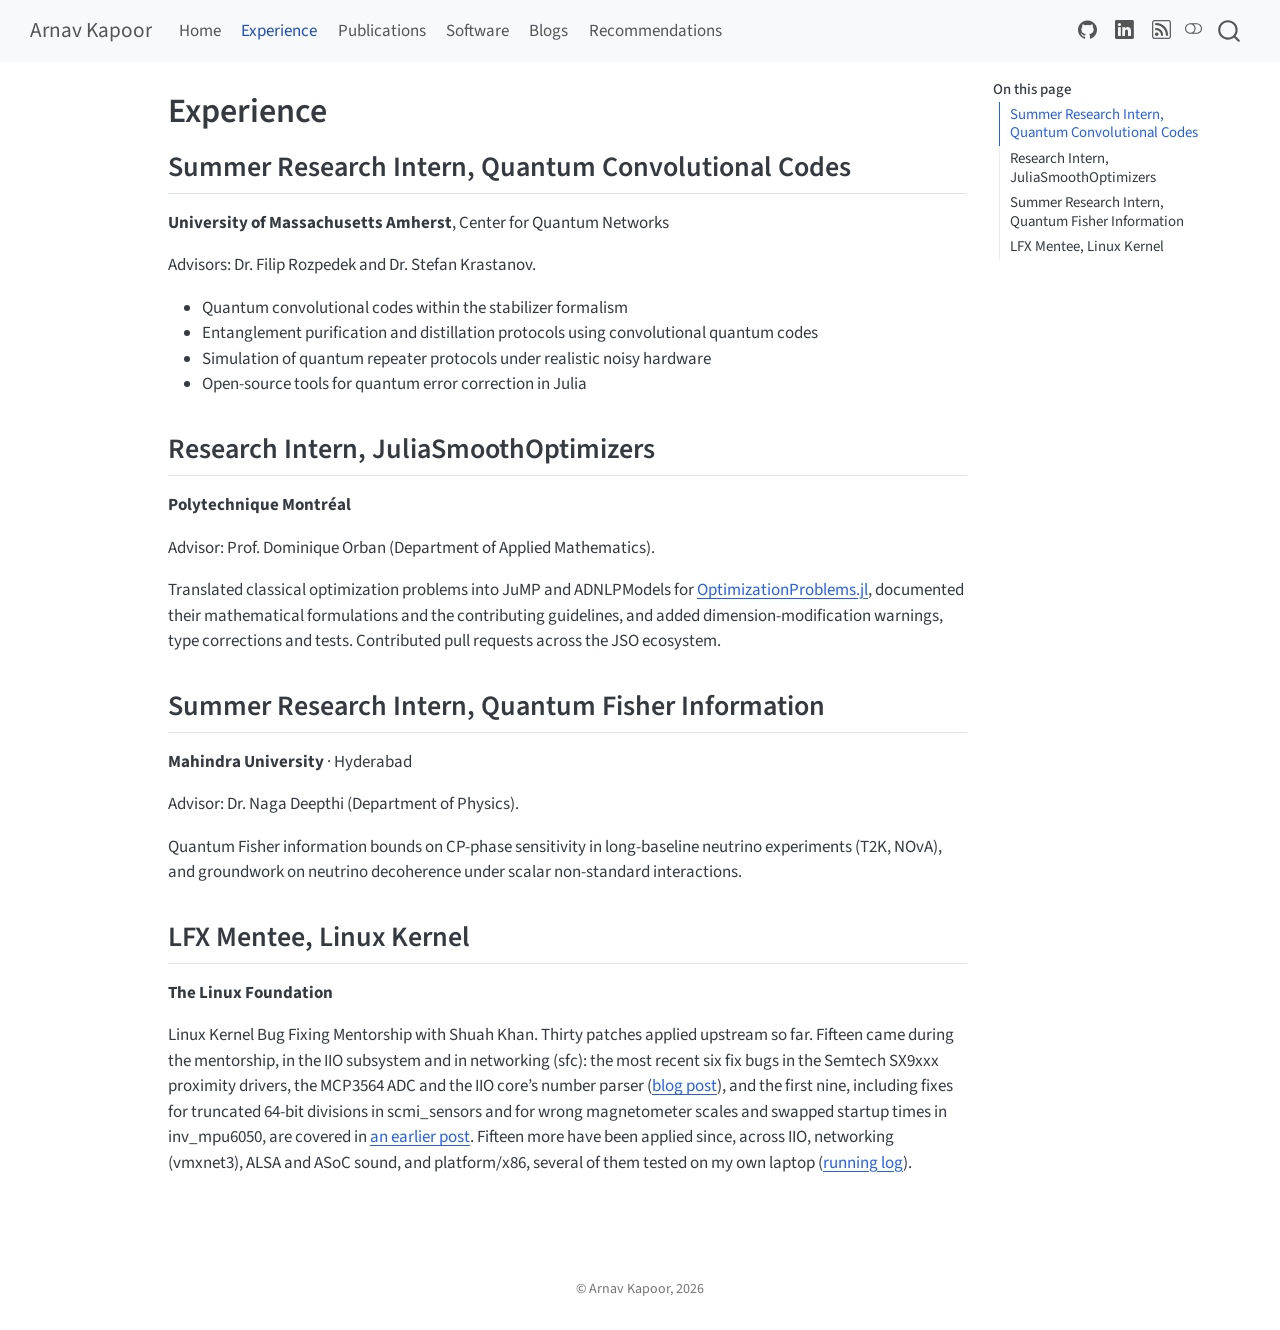
<file: docs/experience.html>
<!DOCTYPE html>
<html xmlns="http://www.w3.org/1999/xhtml" lang="en" xml:lang="en"><head>

<meta charset="utf-8">
<meta name="generator" content="quarto-1.10.19">

<meta name="viewport" content="width=device-width, initial-scale=1.0, user-scalable=yes">


<title>Experience – arnavk23</title>
<style>
/* Default styles provided by pandoc.
** See https://pandoc.org/MANUAL.html#variables-for-html for config info.
*/
span.smallcaps{font-variant: small-caps;}
div.columns{display: flex; gap: 1.5em;}
div.column{flex: auto;}
@media screen {
div.columns{gap: min(4vw, 1.5em);}
div.column{overflow-x: auto;}
}
div.hanging-indent{margin-left: 1.5em; text-indent: -1.5em;}
ul.task-list{list-style: none;}
ul.task-list li input[type="checkbox"] {
  width: 0.8em;
  margin: 0 0.8em 0.2em -1em; /* quarto-specific, see https://github.com/quarto-dev/quarto-cli/issues/4556 */ 
  vertical-align: middle;
}
</style>


<script src="site_libs/quarto-nav/quarto-nav.js"></script>
<script src="site_libs/quarto-nav/headroom.min.js"></script>
<script src="site_libs/clipboard/clipboard.min.js"></script>
<script src="site_libs/quarto-search/autocomplete.umd.js"></script>
<script src="site_libs/quarto-search/fuse.min.js"></script>
<script src="site_libs/quarto-search/quarto-search.js"></script>
<meta name="quarto:offset" content="./">
<link href="./favicon.svg" rel="icon" type="image/svg+xml">
<script src="site_libs/quarto-html/quarto.js" type="module"></script>
<script src="site_libs/quarto-html/tabsets/tabsets.js" type="module"></script>
<script src="site_libs/quarto-html/popper.min.js"></script>
<script src="site_libs/quarto-html/tippy.umd.min.js"></script>
<script src="site_libs/quarto-html/anchor.min.js"></script>
<link href="site_libs/quarto-html/tippy.css" rel="stylesheet">
<link href="site_libs/quarto-html/quarto-syntax-highlighting-bf27225e3a48a9273f3daa8f8e829971.css" rel="stylesheet" class="quarto-color-scheme" id="quarto-text-highlighting-styles">
<link href="site_libs/quarto-html/quarto-syntax-highlighting-dark-b626d73c4c936ccc3cb08be7d45d1df6.css" rel="stylesheet" class="quarto-color-scheme quarto-color-alternate" id="quarto-text-highlighting-styles">
<link href="site_libs/quarto-html/quarto-syntax-highlighting-bf27225e3a48a9273f3daa8f8e829971.css" rel="stylesheet" class="quarto-color-scheme-extra" id="quarto-text-highlighting-styles">
<script src="site_libs/bootstrap/bootstrap.min.js"></script>
<link href="site_libs/bootstrap/bootstrap-icons.css" rel="stylesheet">
<link href="site_libs/bootstrap/bootstrap-bd33107e172c871d584c219ccff192d3.min.css" rel="stylesheet" append-hash="true" class="quarto-color-scheme" id="quarto-bootstrap" data-mode="light">
<link href="site_libs/bootstrap/bootstrap-dark-1666565aa0284326c2b99e1b2fbec215.min.css" rel="stylesheet" append-hash="true" class="quarto-color-scheme quarto-color-alternate" id="quarto-bootstrap" data-mode="dark">
<link href="site_libs/bootstrap/bootstrap-bd33107e172c871d584c219ccff192d3.min.css" rel="stylesheet" append-hash="true" class="quarto-color-scheme-extra" id="quarto-bootstrap" data-mode="light">
<script id="quarto-search-options" type="application/json">{
  "location": "navbar",
  "copy-button": false,
  "collapse-after": 3,
  "panel-placement": "end",
  "type": "overlay",
  "limit": 50,
  "keyboard-shortcut": [
    "f",
    "/",
    "s"
  ],
  "show-item-context": false,
  "language": {
    "search-no-results-text": "No results",
    "search-matching-documents-text": "matching documents",
    "search-copy-link-title": "Copy link to search",
    "search-hide-matches-text": "Hide additional matches",
    "search-more-match-text": "more match in this document",
    "search-more-matches-text": "more matches in this document",
    "search-clear-button-title": "Clear",
    "search-text-placeholder": "",
    "search-detached-cancel-button-title": "Cancel",
    "search-submit-button-title": "Submit",
    "search-label": "Search"
  }
}</script>


<link rel="stylesheet" href="styles.css">
</head>

<body class="nav-fixed quarto-light"><script id="quarto-html-before-body" type="application/javascript">
    const toggleBodyColorMode = (bsSheetEl) => {
      const mode = bsSheetEl.getAttribute("data-mode");
      const bodyEl = window.document.querySelector("body");
      if (mode === "dark") {
        bodyEl.classList.add("quarto-dark");
        bodyEl.classList.remove("quarto-light");
      } else {
        bodyEl.classList.add("quarto-light");
        bodyEl.classList.remove("quarto-dark");
      }
    }
    const toggleBodyColorPrimary = () => {
      const bsSheetEl = window.document.querySelector("link#quarto-bootstrap:not([rel=disabled-stylesheet])");
      if (bsSheetEl) {
        toggleBodyColorMode(bsSheetEl);
      }
    }
    const setColorSchemeToggle = (alternate) => {
      const toggles = window.document.querySelectorAll('.quarto-color-scheme-toggle');
      for (let i=0; i < toggles.length; i++) {
        const toggle = toggles[i];
        if (toggle) {
          if (alternate) {
            toggle.classList.add("alternate");
          } else {
            toggle.classList.remove("alternate");
          }
        }
      }
    };
    const toggleColorMode = (alternate) => {
      // Switch the stylesheets
      const primaryStylesheets = window.document.querySelectorAll('link.quarto-color-scheme:not(.quarto-color-alternate)');
      const alternateStylesheets = window.document.querySelectorAll('link.quarto-color-scheme.quarto-color-alternate');
      manageTransitions('#quarto-margin-sidebar .nav-link', false);
      if (alternate) {
        // note: dark is layered on light, we don't disable primary!
        enableStylesheet(alternateStylesheets);
        for (const sheetNode of alternateStylesheets) {
          if (sheetNode.id === "quarto-bootstrap") {
            toggleBodyColorMode(sheetNode);
          }
        }
      } else {
        disableStylesheet(alternateStylesheets);
        enableStylesheet(primaryStylesheets)
        toggleBodyColorPrimary();
      }
      manageTransitions('#quarto-margin-sidebar .nav-link', true);
      // Switch the toggles
      setColorSchemeToggle(alternate)
      // Hack to workaround the fact that safari doesn't
      // properly recolor the scrollbar when toggling (#1455)
      if (navigator.userAgent.indexOf('Safari') > 0 && navigator.userAgent.indexOf('Chrome') == -1) {
        manageTransitions("body", false);
        window.scrollTo(0, 1);
        setTimeout(() => {
          window.scrollTo(0, 0);
          manageTransitions("body", true);
        }, 40);
      }
    }
    const disableStylesheet = (stylesheets) => {
      for (let i=0; i < stylesheets.length; i++) {
        const stylesheet = stylesheets[i];
        stylesheet.rel = 'disabled-stylesheet';
      }
    }
    const enableStylesheet = (stylesheets) => {
      for (let i=0; i < stylesheets.length; i++) {
        const stylesheet = stylesheets[i];
        if(stylesheet.rel !== 'stylesheet') { // for Chrome, which will still FOUC without this check
          stylesheet.rel = 'stylesheet';
        }
      }
    }
    const manageTransitions = (selector, allowTransitions) => {
      const els = window.document.querySelectorAll(selector);
      for (let i=0; i < els.length; i++) {
        const el = els[i];
        if (allowTransitions) {
          el.classList.remove('notransition');
        } else {
          el.classList.add('notransition');
        }
      }
    }
    const isFileUrl = () => {
      return window.location.protocol === 'file:';
    }
    const hasAlternateSentinel = () => {
      let styleSentinel = getColorSchemeSentinel();
      if (styleSentinel !== null) {
        return styleSentinel === "alternate";
      } else {
        return false;
      }
    }
    const setStyleSentinel = (alternate) => {
      const value = alternate ? "alternate" : "default";
      if (!isFileUrl()) {
        window.localStorage.setItem("quarto-color-scheme", value);
      } else {
        localAlternateSentinel = value;
      }
    }
    const getColorSchemeSentinel = () => {
      if (!isFileUrl()) {
        const storageValue = window.localStorage.getItem("quarto-color-scheme");
        return storageValue != null ? storageValue : localAlternateSentinel;
      } else {
        return localAlternateSentinel;
      }
    }
    const toggleGiscusIfUsed = (isAlternate, darkModeDefault) => {
      const baseTheme = document.querySelector('#giscus-base-theme')?.value ?? 'light';
      const alternateTheme = document.querySelector('#giscus-alt-theme')?.value ?? 'dark';
      let newTheme = '';
      if(authorPrefersDark) {
        newTheme = isAlternate ? baseTheme : alternateTheme;
      } else {
        newTheme = isAlternate ? alternateTheme : baseTheme;
      }
      const changeGiscusTheme = () => {
        // From: https://github.com/giscus/giscus/issues/336
        const sendMessage = (message) => {
          const iframe = document.querySelector('iframe.giscus-frame');
          if (!iframe) return;
          iframe.contentWindow.postMessage({ giscus: message }, 'https://giscus.app');
        }
        sendMessage({
          setConfig: {
            theme: newTheme
          }
        });
      }
      const isGiscussLoaded = window.document.querySelector('iframe.giscus-frame') !== null;
      if (isGiscussLoaded) {
        changeGiscusTheme();
      }
    };
    const authorPrefersDark = false;
    const darkModeDefault = authorPrefersDark;
      document.querySelector('link#quarto-text-highlighting-styles.quarto-color-scheme-extra').rel = 'disabled-stylesheet';
      document.querySelector('link#quarto-bootstrap.quarto-color-scheme-extra').rel = 'disabled-stylesheet';
    let localAlternateSentinel = darkModeDefault ? 'alternate' : 'default';
    // Dark / light mode switch
    window.quartoToggleColorScheme = () => {
      // Read the current dark / light value
      let toAlternate = !hasAlternateSentinel();
      toggleColorMode(toAlternate);
      setStyleSentinel(toAlternate);
      toggleGiscusIfUsed(toAlternate, darkModeDefault);
      window.dispatchEvent(new Event('resize'));
    };
    // Switch to dark mode if need be
    if (hasAlternateSentinel()) {
      toggleColorMode(true);
    } else {
      toggleColorMode(false);
    }
  </script>

<div id="quarto-search-results"></div>
  <header id="quarto-header" class="headroom fixed-top">
    <nav class="navbar navbar-expand-lg " data-bs-theme="dark">
      <div class="navbar-container container-fluid">
      <div class="navbar-brand-container mx-auto">
    <a class="navbar-brand" href="./index.html">
    <span class="navbar-title">Arnav Kapoor</span>
    </a>
  </div>
            <div id="quarto-search" class="" title="Search"></div>
          <button class="navbar-toggler" type="button" data-bs-toggle="collapse" data-bs-target="#navbarCollapse" aria-controls="navbarCollapse" role="menu" aria-expanded="false" aria-label="Toggle navigation" onclick="if (window.quartoToggleHeadroom) { window.quartoToggleHeadroom(); }">
  <span class="navbar-toggler-icon"></span>
</button>
          <div class="collapse navbar-collapse" id="navbarCollapse">
            <ul class="navbar-nav navbar-nav-scroll me-auto">
  <li class="nav-item">
    <a class="nav-link" href="./index.html"> 
<span class="menu-text">Home</span></a>
  </li>  
  <li class="nav-item">
    <a class="nav-link active" href="./experience.html" aria-current="page"> 
<span class="menu-text">Experience</span></a>
  </li>  
  <li class="nav-item">
    <a class="nav-link" href="./publications.html"> 
<span class="menu-text">Publications</span></a>
  </li>  
  <li class="nav-item">
    <a class="nav-link" href="./software.html"> 
<span class="menu-text">Software</span></a>
  </li>  
  <li class="nav-item">
    <a class="nav-link" href="./blogs.html"> 
<span class="menu-text">Blogs</span></a>
  </li>  
  <li class="nav-item">
    <a class="nav-link" href="./recommendations.html"> 
<span class="menu-text">Recommendations</span></a>
  </li>  
</ul>
            <ul class="navbar-nav navbar-nav-scroll ms-auto">
  <li class="nav-item compact">
    <a class="nav-link" href="https://github.com/arnavk23"> <i class="bi bi-github" role="img" aria-label="GitHub">
</i> 
<span class="menu-text"></span></a>
  </li>  
  <li class="nav-item compact">
    <a class="nav-link" href="https://www.linkedin.com/in/arnav-kapoor-29033b2b6/"> <i class="bi bi-linkedin" role="img" aria-label="LinkedIn">
</i> 
<span class="menu-text"></span></a>
  </li>  
  <li class="nav-item compact">
    <a class="nav-link" href="./blogs.xml"> <i class="bi bi-rss" role="img" aria-label="RSS feed">
</i> 
<span class="menu-text"></span></a>
  </li>  
</ul>
          </div> <!-- /navcollapse -->
            <div class="quarto-navbar-tools">
  <a href="" class="quarto-color-scheme-toggle quarto-navigation-tool  px-1" onclick="window.quartoToggleColorScheme(); return false;" title="Toggle dark mode"><i class="bi"></i></a>
</div>
      </div> <!-- /container-fluid -->
    </nav>
</header>
<!-- content -->
<div id="quarto-content" class="quarto-container page-columns page-rows-contents page-layout-article page-navbar">
<!-- sidebar -->
<!-- margin-sidebar -->
    <div id="quarto-margin-sidebar" class="sidebar margin-sidebar">
        <nav id="TOC" role="doc-toc" class="toc-active">
    <h2 id="toc-title">On this page</h2>
   
  <ul>
  <li><a href="#summer-research-intern-quantum-convolutional-codes" id="toc-summer-research-intern-quantum-convolutional-codes" class="nav-link active" data-scroll-target="#summer-research-intern-quantum-convolutional-codes">Summer Research Intern, Quantum Convolutional Codes</a></li>
  <li><a href="#research-intern-juliasmoothoptimizers" id="toc-research-intern-juliasmoothoptimizers" class="nav-link" data-scroll-target="#research-intern-juliasmoothoptimizers">Research Intern, JuliaSmoothOptimizers</a></li>
  <li><a href="#summer-research-intern-quantum-fisher-information" id="toc-summer-research-intern-quantum-fisher-information" class="nav-link" data-scroll-target="#summer-research-intern-quantum-fisher-information">Summer Research Intern, Quantum Fisher Information</a></li>
  <li><a href="#lfx-mentee-linux-kernel" id="toc-lfx-mentee-linux-kernel" class="nav-link" data-scroll-target="#lfx-mentee-linux-kernel">LFX Mentee, Linux Kernel</a></li>
  </ul>
</nav>
    </div>
<!-- main -->
<main class="content" id="quarto-document-content">


<header id="title-block-header" class="quarto-title-block default">
<div class="quarto-title">
<h1 class="title">Experience</h1>
</div>



<div class="quarto-title-meta">

    
  
    
  </div>
  


</header>


<section id="summer-research-intern-quantum-convolutional-codes" class="level2">
<h2 class="anchored" data-anchor-id="summer-research-intern-quantum-convolutional-codes">Summer Research Intern, Quantum Convolutional Codes</h2>
<p><strong>University of Massachusetts Amherst</strong>, Center for Quantum Networks</p>
<p>Advisors: Dr.&nbsp;Filip Rozpedek and Dr.&nbsp;Stefan Krastanov.</p>
<ul>
<li>Quantum convolutional codes within the stabilizer formalism</li>
<li>Entanglement purification and distillation protocols using convolutional quantum codes</li>
<li>Simulation of quantum repeater protocols under realistic noisy hardware</li>
<li>Open-source tools for quantum error correction in Julia</li>
</ul>
</section>
<section id="research-intern-juliasmoothoptimizers" class="level2">
<h2 class="anchored" data-anchor-id="research-intern-juliasmoothoptimizers">Research Intern, JuliaSmoothOptimizers</h2>
<p><strong>Polytechnique Montréal</strong></p>
<p>Advisor: Prof.&nbsp;Dominique Orban (Department of Applied Mathematics).</p>
<p>Translated classical optimization problems into JuMP and ADNLPModels for <a href="https://github.com/JuliaSmoothOptimizers/OptimizationProblems.jl">OptimizationProblems.jl</a>, documented their mathematical formulations and the contributing guidelines, and added dimension-modification warnings, type corrections and tests. Contributed pull requests across the JSO ecosystem.</p>
</section>
<section id="summer-research-intern-quantum-fisher-information" class="level2">
<h2 class="anchored" data-anchor-id="summer-research-intern-quantum-fisher-information">Summer Research Intern, Quantum Fisher Information</h2>
<p><strong>Mahindra University</strong> · Hyderabad</p>
<p>Advisor: Dr.&nbsp;Naga Deepthi (Department of Physics).</p>
<p>Quantum Fisher information bounds on CP-phase sensitivity in long-baseline neutrino experiments (T2K, NOvA), and groundwork on neutrino decoherence under scalar non-standard interactions.</p>
</section>
<section id="lfx-mentee-linux-kernel" class="level2">
<h2 class="anchored" data-anchor-id="lfx-mentee-linux-kernel">LFX Mentee, Linux Kernel</h2>
<p><strong>The Linux Foundation</strong></p>
<p>Linux Kernel Bug Fixing Mentorship with Shuah Khan. Thirty patches applied upstream so far. Fifteen came during the mentorship, in the IIO subsystem and in networking (sfc): the most recent six fix bugs in the Semtech SX9xxx proximity drivers, the MCP3564 ADC and the IIO core’s number parser (<a href="./posts/2026-10-26-sx93xx-fixes/index.html">blog post</a>), and the first nine, including fixes for truncated 64-bit divisions in scmi_sensors and for wrong magnetometer scales and swapped startup times in inv_mpu6050, are covered in <a href="./posts/2026-10-22-lfx-kernel-mentorship/index.html">an earlier post</a>. Fifteen more have been applied since, across IIO, networking (vmxnet3), ALSA and ASoC sound, and platform/x86, several of them tested on my own laptop (<a href="./posts/2026-11-13-kernel-patches/index.html">running log</a>).</p>


</section>

</main> <!-- /main -->
<script id="quarto-html-after-body" type="application/javascript">
  window.document.addEventListener("DOMContentLoaded", function (event) {
    // Ensure there is a toggle, if there isn't float one in the top right
    if (window.document.querySelector('.quarto-color-scheme-toggle') === null) {
      const a = window.document.createElement('a');
      a.classList.add('top-right');
      a.classList.add('quarto-color-scheme-toggle');
      a.href = "";
      a.onclick = function() { try { window.quartoToggleColorScheme(); } catch {} return false; };
      const i = window.document.createElement("i");
      i.classList.add('bi');
      a.appendChild(i);
      window.document.body.appendChild(a);
    }
    setColorSchemeToggle(hasAlternateSentinel())
    const icon = "";
    const anchorJS = new window.AnchorJS();
    anchorJS.options = {
      placement: 'right',
      icon: icon
    };
    anchorJS.add('.anchored');
    const isCodeAnnotation = (el) => {
      for (const clz of el.classList) {
        if (clz.startsWith('code-annotation-')) {                     
          return true;
        }
      }
      return false;
    }
    const onCopySuccess = function(e) {
      // button target
      const button = e.trigger;
      // don't keep focus
      button.blur();
      // flash "checked"
      button.classList.add('code-copy-button-checked');
      var currentTitle = button.getAttribute("title");
      button.setAttribute("title", "Copied!");
      let tooltip;
      if (window.bootstrap) {
        button.setAttribute("data-bs-toggle", "tooltip");
        button.setAttribute("data-bs-placement", "left");
        button.setAttribute("data-bs-title", "Copied!");
        tooltip = new bootstrap.Tooltip(button, 
          { trigger: "manual", 
            customClass: "code-copy-button-tooltip",
            offset: [0, -8]});
        tooltip.show();    
      }
      setTimeout(function() {
        if (tooltip) {
          tooltip.hide();
          button.removeAttribute("data-bs-title");
          button.removeAttribute("data-bs-toggle");
          button.removeAttribute("data-bs-placement");
        }
        button.setAttribute("title", currentTitle);
        button.classList.remove('code-copy-button-checked');
      }, 1000);
      // clear code selection
      e.clearSelection();
    }
    const getTextToCopy = function(trigger) {
      const outerScaffold = trigger.parentElement.cloneNode(true);
      const codeEl = outerScaffold.querySelector('code');
      for (const childEl of codeEl.children) {
        if (isCodeAnnotation(childEl)) {
          childEl.remove();
        }
      }
      return codeEl.innerText;
    }
    const clipboard = new window.ClipboardJS('.code-copy-button:not([data-in-quarto-modal])', {
      text: getTextToCopy
    });
    clipboard.on('success', onCopySuccess);
    if (window.document.getElementById('quarto-embedded-source-code-modal')) {
      const clipboardModal = new window.ClipboardJS('.code-copy-button[data-in-quarto-modal]', {
        text: getTextToCopy,
        container: window.document.getElementById('quarto-embedded-source-code-modal')
      });
      clipboardModal.on('success', onCopySuccess);
    }
      var localhostRegex = new RegExp(/^(?:http|https):\/\/localhost\:?[0-9]*\//);
      var mailtoRegex = new RegExp(/^mailto:/);
        var filterRegex = new RegExp("https:\/\/arnavk23\.github\.io");
      var isInternal = (href) => {
          return filterRegex.test(href) || localhostRegex.test(href) || mailtoRegex.test(href);
      }
      // Inspect non-navigation links and adorn them if external
     var links = window.document.querySelectorAll('a[href]:not(.nav-link):not(.navbar-brand):not(.toc-action):not(.sidebar-link):not(.sidebar-item-toggle):not(.pagination-link):not(.no-external):not([aria-hidden]):not(.dropdown-item):not(.quarto-navigation-tool):not(.about-link)');
      for (var i=0; i<links.length; i++) {
        const link = links[i];
        if (!isInternal(link.href)) {
          // undo the damage that might have been done by quarto-nav.js in the case of
          // links that we want to consider external
          if (link.dataset.originalHref !== undefined) {
            link.href = link.dataset.originalHref;
          }
        }
      }
    function tippyHover(el, contentFn, onTriggerFn, onUntriggerFn) {
      const config = {
        allowHTML: true,
        maxWidth: 500,
        delay: 100,
        arrow: false,
        appendTo: function(el) {
            return el.parentElement;
        },
        interactive: true,
        interactiveBorder: 10,
        theme: 'quarto',
        placement: 'bottom-start',
      };
      if (contentFn) {
        config.content = contentFn;
      }
      if (onTriggerFn) {
        config.onTrigger = onTriggerFn;
      }
      if (onUntriggerFn) {
        config.onUntrigger = onUntriggerFn;
      }
      window.tippy(el, config); 
    }
    const noterefs = window.document.querySelectorAll('a[role="doc-noteref"]');
    for (var i=0; i<noterefs.length; i++) {
      const ref = noterefs[i];
      tippyHover(ref, function() {
        // use id or data attribute instead here
        let href = ref.getAttribute('data-footnote-href') || ref.getAttribute('href');
        try { href = new URL(href).hash; } catch {}
        const id = href.replace(/^#\/?/, "");
        const note = window.document.getElementById(id);
        if (note) {
          return note.innerHTML;
        } else {
          return "";
        }
      });
    }
    const xrefs = window.document.querySelectorAll('a.quarto-xref');
    const processXRef = (id, note) => {
      // Strip column container classes
      const stripColumnClz = (el) => {
        el.classList.remove("page-full", "page-columns");
        if (el.children) {
          for (const child of el.children) {
            stripColumnClz(child);
          }
        }
      }
      stripColumnClz(note)
      if (id === null || id.startsWith('sec-')) {
        // Special case sections, only their first couple elements
        const container = document.createElement("div");
        if (note.children && note.children.length > 2) {
          container.appendChild(note.children[0].cloneNode(true));
          for (let i = 1; i < note.children.length; i++) {
            const child = note.children[i];
            if (child.tagName === "P" && child.innerText === "") {
              continue;
            } else {
              container.appendChild(child.cloneNode(true));
              break;
            }
          }
          if (window.Quarto?.typesetMath) {
            window.Quarto.typesetMath(container);
          }
          return container.innerHTML
        } else {
          if (window.Quarto?.typesetMath) {
            window.Quarto.typesetMath(note);
          }
          return note.innerHTML;
        }
      } else {
        // Remove any anchor links if they are present
        const anchorLink = note.querySelector('a.anchorjs-link');
        if (anchorLink) {
          anchorLink.remove();
        }
        if (window.Quarto?.typesetMath) {
          window.Quarto.typesetMath(note);
        }
        if (note.classList.contains("callout")) {
          return note.outerHTML;
        } else {
          return note.innerHTML;
        }
      }
    }
    for (var i=0; i<xrefs.length; i++) {
      const xref = xrefs[i];
      tippyHover(xref, undefined, function(instance) {
        instance.disable();
        let url = xref.getAttribute('href');
        let hash = undefined; 
        if (url.startsWith('#')) {
          hash = url;
        } else {
          try { hash = new URL(url).hash; } catch {}
        }
        if (hash) {
          const id = hash.replace(/^#\/?/, "");
          const note = window.document.getElementById(id);
          if (note !== null) {
            try {
              const html = processXRef(id, note.cloneNode(true));
              instance.setContent(html);
            } finally {
              instance.enable();
              instance.show();
            }
          } else {
            // See if we can fetch this
            fetch(url.split('#')[0])
            .then(res => res.text())
            .then(html => {
              const parser = new DOMParser();
              const htmlDoc = parser.parseFromString(html, "text/html");
              const note = htmlDoc.getElementById(id);
              if (note !== null) {
                const html = processXRef(id, note);
                instance.setContent(html);
              } 
            }).finally(() => {
              instance.enable();
              instance.show();
            });
          }
        } else {
          // See if we can fetch a full url (with no hash to target)
          // This is a special case and we should probably do some content thinning / targeting
          fetch(url)
          .then(res => res.text())
          .then(html => {
            const parser = new DOMParser();
            const htmlDoc = parser.parseFromString(html, "text/html");
            const note = htmlDoc.querySelector('main.content');
            if (note !== null) {
              // This should only happen for chapter cross references
              // (since there is no id in the URL)
              // remove the first header
              if (note.children.length > 0 && note.children[0].tagName === "HEADER") {
                note.children[0].remove();
              }
              const html = processXRef(null, note);
              instance.setContent(html);
            } 
          }).finally(() => {
            instance.enable();
            instance.show();
          });
        }
      }, function(instance) {
      });
    }
        let selectedAnnoteEl;
        const selectorForAnnotation = ( cell, annotation) => {
          let cellAttr = 'data-code-cell="' + cell + '"';
          let lineAttr = 'data-code-annotation="' +  annotation + '"';
          const selector = 'span[' + cellAttr + '][' + lineAttr + ']';
          return selector;
        }
        const selectCodeLines = (annoteEl) => {
          const doc = window.document;
          const targetCell = annoteEl.getAttribute("data-target-cell");
          const targetAnnotation = annoteEl.getAttribute("data-target-annotation");
          const annoteSpan = window.document.querySelector(selectorForAnnotation(targetCell, targetAnnotation));
          const lines = annoteSpan.getAttribute("data-code-lines").split(",");
          const lineIds = lines.map((line) => {
            return targetCell + "-" + line;
          })
          let top = null;
          let height = null;
          let parent = null;
          if (lineIds.length > 0) {
              //compute the position of the single el (top and bottom and make a div)
              const el = window.document.getElementById(lineIds[0]);
              top = el.offsetTop;
              height = el.offsetHeight;
              parent = el.parentElement.parentElement;
            if (lineIds.length > 1) {
              const lastEl = window.document.getElementById(lineIds[lineIds.length - 1]);
              const bottom = lastEl.offsetTop + lastEl.offsetHeight;
              height = bottom - top;
            }
            if (top !== null && height !== null && parent !== null) {
              // cook up a div (if necessary) and position it 
              let div = window.document.getElementById("code-annotation-line-highlight");
              if (div === null) {
                div = window.document.createElement("div");
                div.setAttribute("id", "code-annotation-line-highlight");
                div.style.position = 'absolute';
                parent.appendChild(div);
              }
              div.style.top = top - 2 + "px";
              div.style.height = height + 4 + "px";
              div.style.left = 0;
              let gutterDiv = window.document.getElementById("code-annotation-line-highlight-gutter");
              if (gutterDiv === null) {
                gutterDiv = window.document.createElement("div");
                gutterDiv.setAttribute("id", "code-annotation-line-highlight-gutter");
                gutterDiv.style.position = 'absolute';
                const codeCell = window.document.getElementById(targetCell);
                const gutter = codeCell.querySelector('.code-annotation-gutter');
                gutter.appendChild(gutterDiv);
              }
              gutterDiv.style.top = top - 2 + "px";
              gutterDiv.style.height = height + 4 + "px";
            }
            selectedAnnoteEl = annoteEl;
          }
        };
        const unselectCodeLines = () => {
          const elementsIds = ["code-annotation-line-highlight", "code-annotation-line-highlight-gutter"];
          elementsIds.forEach((elId) => {
            const div = window.document.getElementById(elId);
            if (div) {
              div.remove();
            }
          });
          selectedAnnoteEl = undefined;
        };
          // Handle positioning of the toggle
      window.addEventListener(
        "resize",
        throttle(() => {
          elRect = undefined;
          if (selectedAnnoteEl) {
            selectCodeLines(selectedAnnoteEl);
          }
        }, 10)
      );
      function throttle(fn, ms) {
      let throttle = false;
      let timer;
        return (...args) => {
          if(!throttle) { // first call gets through
              fn.apply(this, args);
              throttle = true;
          } else { // all the others get throttled
              if(timer) clearTimeout(timer); // cancel #2
              timer = setTimeout(() => {
                fn.apply(this, args);
                timer = throttle = false;
              }, ms);
          }
        };
      }
        // Attach click handler to the DT
        const annoteDls = window.document.querySelectorAll('dt[data-target-cell]');
        for (const annoteDlNode of annoteDls) {
          annoteDlNode.addEventListener('click', (event) => {
            const clickedEl = event.target;
            if (clickedEl !== selectedAnnoteEl) {
              unselectCodeLines();
              const activeEl = window.document.querySelector('dt[data-target-cell].code-annotation-active');
              if (activeEl) {
                activeEl.classList.remove('code-annotation-active');
              }
              selectCodeLines(clickedEl);
              clickedEl.classList.add('code-annotation-active');
            } else {
              // Unselect the line
              unselectCodeLines();
              clickedEl.classList.remove('code-annotation-active');
            }
          });
        }
    const findCites = (el) => {
      const parentEl = el.parentElement;
      if (parentEl) {
        const cites = parentEl.dataset.cites;
        if (cites) {
          return {
            el,
            cites: cites.split(' ')
          };
        } else {
          return findCites(el.parentElement)
        }
      } else {
        return undefined;
      }
    };
    var bibliorefs = window.document.querySelectorAll('a[role="doc-biblioref"]');
    for (var i=0; i<bibliorefs.length; i++) {
      const ref = bibliorefs[i];
      const citeInfo = findCites(ref);
      if (citeInfo) {
        tippyHover(citeInfo.el, function() {
          var popup = window.document.createElement('div');
          citeInfo.cites.forEach(function(cite) {
            var citeDiv = window.document.createElement('div');
            citeDiv.classList.add('hanging-indent');
            citeDiv.classList.add('csl-entry');
            var biblioDiv = window.document.getElementById('ref-' + cite);
            if (biblioDiv) {
              citeDiv.innerHTML = biblioDiv.innerHTML;
            }
            popup.appendChild(citeDiv);
          });
          return popup.innerHTML;
        });
      }
    }
  });
  </script>
</div> <!-- /content -->
<footer class="footer">
  <div class="nav-footer">
    <div class="nav-footer-left">
      &nbsp;
    </div>   
    <div class="nav-footer-center">
<p>© Arnav Kapoor, 2026</p>
</div>
    <div class="nav-footer-right">
      &nbsp;
    </div>
  </div>
</footer>




</body></html>
</file>
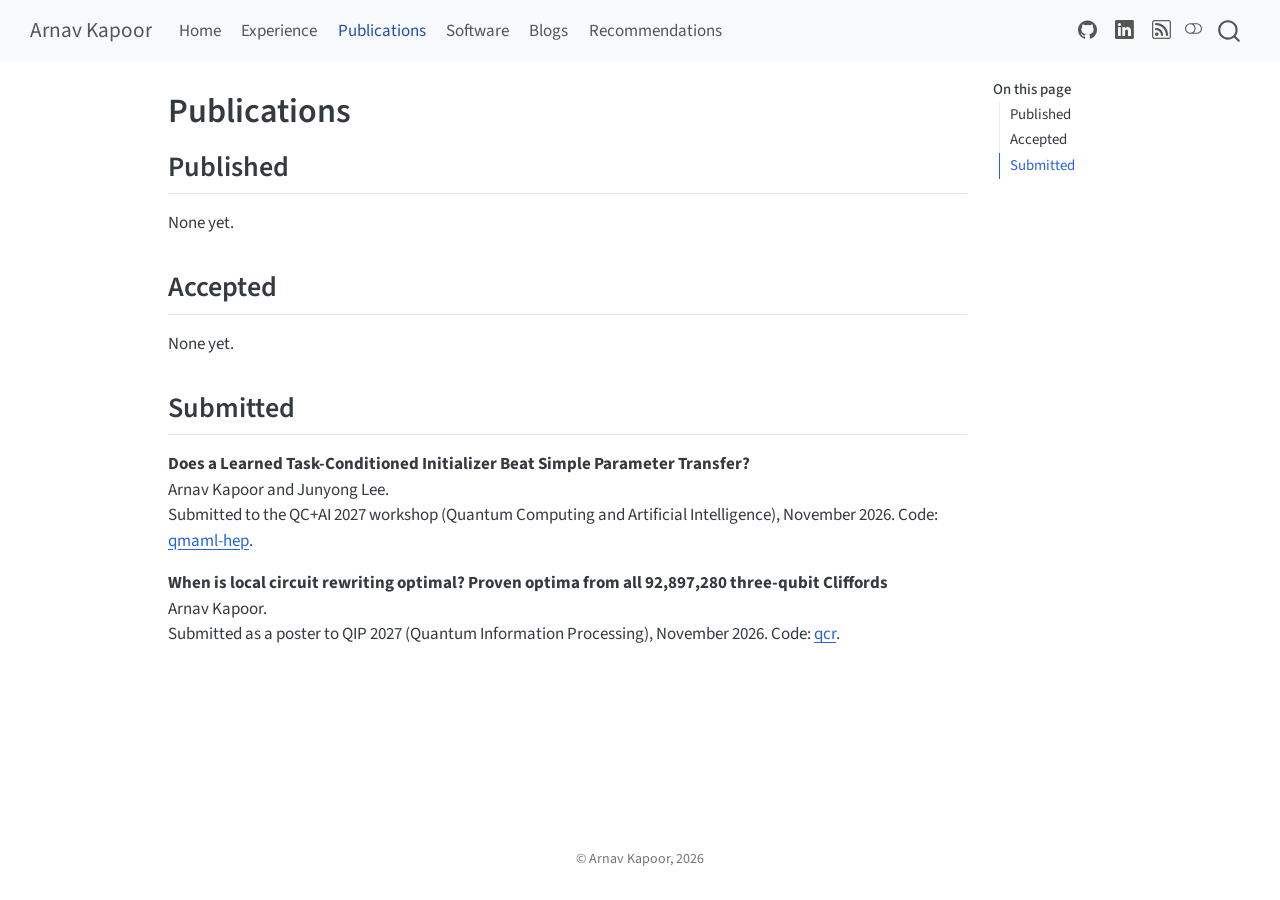
<file: docs/publications.html>
<!DOCTYPE html>
<html xmlns="http://www.w3.org/1999/xhtml" lang="en" xml:lang="en"><head>

<meta charset="utf-8">
<meta name="generator" content="quarto-1.10.19">

<meta name="viewport" content="width=device-width, initial-scale=1.0, user-scalable=yes">


<title>Publications – arnavk23</title>
<style>
/* Default styles provided by pandoc.
** See https://pandoc.org/MANUAL.html#variables-for-html for config info.
*/
span.smallcaps{font-variant: small-caps;}
div.columns{display: flex; gap: 1.5em;}
div.column{flex: auto;}
@media screen {
div.columns{gap: min(4vw, 1.5em);}
div.column{overflow-x: auto;}
}
div.hanging-indent{margin-left: 1.5em; text-indent: -1.5em;}
ul.task-list{list-style: none;}
ul.task-list li input[type="checkbox"] {
  width: 0.8em;
  margin: 0 0.8em 0.2em -1em; /* quarto-specific, see https://github.com/quarto-dev/quarto-cli/issues/4556 */ 
  vertical-align: middle;
}
</style>


<script src="site_libs/quarto-nav/quarto-nav.js"></script>
<script src="site_libs/quarto-nav/headroom.min.js"></script>
<script src="site_libs/clipboard/clipboard.min.js"></script>
<script src="site_libs/quarto-search/autocomplete.umd.js"></script>
<script src="site_libs/quarto-search/fuse.min.js"></script>
<script src="site_libs/quarto-search/quarto-search.js"></script>
<meta name="quarto:offset" content="./">
<link href="./favicon.svg" rel="icon" type="image/svg+xml">
<script src="site_libs/quarto-html/quarto.js" type="module"></script>
<script src="site_libs/quarto-html/tabsets/tabsets.js" type="module"></script>
<script src="site_libs/quarto-html/popper.min.js"></script>
<script src="site_libs/quarto-html/tippy.umd.min.js"></script>
<script src="site_libs/quarto-html/anchor.min.js"></script>
<link href="site_libs/quarto-html/tippy.css" rel="stylesheet">
<link href="site_libs/quarto-html/quarto-syntax-highlighting-bf27225e3a48a9273f3daa8f8e829971.css" rel="stylesheet" class="quarto-color-scheme" id="quarto-text-highlighting-styles">
<link href="site_libs/quarto-html/quarto-syntax-highlighting-dark-b626d73c4c936ccc3cb08be7d45d1df6.css" rel="stylesheet" class="quarto-color-scheme quarto-color-alternate" id="quarto-text-highlighting-styles">
<link href="site_libs/quarto-html/quarto-syntax-highlighting-bf27225e3a48a9273f3daa8f8e829971.css" rel="stylesheet" class="quarto-color-scheme-extra" id="quarto-text-highlighting-styles">
<script src="site_libs/bootstrap/bootstrap.min.js"></script>
<link href="site_libs/bootstrap/bootstrap-icons.css" rel="stylesheet">
<link href="site_libs/bootstrap/bootstrap-bd33107e172c871d584c219ccff192d3.min.css" rel="stylesheet" append-hash="true" class="quarto-color-scheme" id="quarto-bootstrap" data-mode="light">
<link href="site_libs/bootstrap/bootstrap-dark-1666565aa0284326c2b99e1b2fbec215.min.css" rel="stylesheet" append-hash="true" class="quarto-color-scheme quarto-color-alternate" id="quarto-bootstrap" data-mode="dark">
<link href="site_libs/bootstrap/bootstrap-bd33107e172c871d584c219ccff192d3.min.css" rel="stylesheet" append-hash="true" class="quarto-color-scheme-extra" id="quarto-bootstrap" data-mode="light">
<script id="quarto-search-options" type="application/json">{
  "location": "navbar",
  "copy-button": false,
  "collapse-after": 3,
  "panel-placement": "end",
  "type": "overlay",
  "limit": 50,
  "keyboard-shortcut": [
    "f",
    "/",
    "s"
  ],
  "show-item-context": false,
  "language": {
    "search-no-results-text": "No results",
    "search-matching-documents-text": "matching documents",
    "search-copy-link-title": "Copy link to search",
    "search-hide-matches-text": "Hide additional matches",
    "search-more-match-text": "more match in this document",
    "search-more-matches-text": "more matches in this document",
    "search-clear-button-title": "Clear",
    "search-text-placeholder": "",
    "search-detached-cancel-button-title": "Cancel",
    "search-submit-button-title": "Submit",
    "search-label": "Search"
  }
}</script>


<link rel="stylesheet" href="styles.css">
</head>

<body class="nav-fixed quarto-light"><script id="quarto-html-before-body" type="application/javascript">
    const toggleBodyColorMode = (bsSheetEl) => {
      const mode = bsSheetEl.getAttribute("data-mode");
      const bodyEl = window.document.querySelector("body");
      if (mode === "dark") {
        bodyEl.classList.add("quarto-dark");
        bodyEl.classList.remove("quarto-light");
      } else {
        bodyEl.classList.add("quarto-light");
        bodyEl.classList.remove("quarto-dark");
      }
    }
    const toggleBodyColorPrimary = () => {
      const bsSheetEl = window.document.querySelector("link#quarto-bootstrap:not([rel=disabled-stylesheet])");
      if (bsSheetEl) {
        toggleBodyColorMode(bsSheetEl);
      }
    }
    const setColorSchemeToggle = (alternate) => {
      const toggles = window.document.querySelectorAll('.quarto-color-scheme-toggle');
      for (let i=0; i < toggles.length; i++) {
        const toggle = toggles[i];
        if (toggle) {
          if (alternate) {
            toggle.classList.add("alternate");
          } else {
            toggle.classList.remove("alternate");
          }
        }
      }
    };
    const toggleColorMode = (alternate) => {
      // Switch the stylesheets
      const primaryStylesheets = window.document.querySelectorAll('link.quarto-color-scheme:not(.quarto-color-alternate)');
      const alternateStylesheets = window.document.querySelectorAll('link.quarto-color-scheme.quarto-color-alternate');
      manageTransitions('#quarto-margin-sidebar .nav-link', false);
      if (alternate) {
        // note: dark is layered on light, we don't disable primary!
        enableStylesheet(alternateStylesheets);
        for (const sheetNode of alternateStylesheets) {
          if (sheetNode.id === "quarto-bootstrap") {
            toggleBodyColorMode(sheetNode);
          }
        }
      } else {
        disableStylesheet(alternateStylesheets);
        enableStylesheet(primaryStylesheets)
        toggleBodyColorPrimary();
      }
      manageTransitions('#quarto-margin-sidebar .nav-link', true);
      // Switch the toggles
      setColorSchemeToggle(alternate)
      // Hack to workaround the fact that safari doesn't
      // properly recolor the scrollbar when toggling (#1455)
      if (navigator.userAgent.indexOf('Safari') > 0 && navigator.userAgent.indexOf('Chrome') == -1) {
        manageTransitions("body", false);
        window.scrollTo(0, 1);
        setTimeout(() => {
          window.scrollTo(0, 0);
          manageTransitions("body", true);
        }, 40);
      }
    }
    const disableStylesheet = (stylesheets) => {
      for (let i=0; i < stylesheets.length; i++) {
        const stylesheet = stylesheets[i];
        stylesheet.rel = 'disabled-stylesheet';
      }
    }
    const enableStylesheet = (stylesheets) => {
      for (let i=0; i < stylesheets.length; i++) {
        const stylesheet = stylesheets[i];
        if(stylesheet.rel !== 'stylesheet') { // for Chrome, which will still FOUC without this check
          stylesheet.rel = 'stylesheet';
        }
      }
    }
    const manageTransitions = (selector, allowTransitions) => {
      const els = window.document.querySelectorAll(selector);
      for (let i=0; i < els.length; i++) {
        const el = els[i];
        if (allowTransitions) {
          el.classList.remove('notransition');
        } else {
          el.classList.add('notransition');
        }
      }
    }
    const isFileUrl = () => {
      return window.location.protocol === 'file:';
    }
    const hasAlternateSentinel = () => {
      let styleSentinel = getColorSchemeSentinel();
      if (styleSentinel !== null) {
        return styleSentinel === "alternate";
      } else {
        return false;
      }
    }
    const setStyleSentinel = (alternate) => {
      const value = alternate ? "alternate" : "default";
      if (!isFileUrl()) {
        window.localStorage.setItem("quarto-color-scheme", value);
      } else {
        localAlternateSentinel = value;
      }
    }
    const getColorSchemeSentinel = () => {
      if (!isFileUrl()) {
        const storageValue = window.localStorage.getItem("quarto-color-scheme");
        return storageValue != null ? storageValue : localAlternateSentinel;
      } else {
        return localAlternateSentinel;
      }
    }
    const toggleGiscusIfUsed = (isAlternate, darkModeDefault) => {
      const baseTheme = document.querySelector('#giscus-base-theme')?.value ?? 'light';
      const alternateTheme = document.querySelector('#giscus-alt-theme')?.value ?? 'dark';
      let newTheme = '';
      if(authorPrefersDark) {
        newTheme = isAlternate ? baseTheme : alternateTheme;
      } else {
        newTheme = isAlternate ? alternateTheme : baseTheme;
      }
      const changeGiscusTheme = () => {
        // From: https://github.com/giscus/giscus/issues/336
        const sendMessage = (message) => {
          const iframe = document.querySelector('iframe.giscus-frame');
          if (!iframe) return;
          iframe.contentWindow.postMessage({ giscus: message }, 'https://giscus.app');
        }
        sendMessage({
          setConfig: {
            theme: newTheme
          }
        });
      }
      const isGiscussLoaded = window.document.querySelector('iframe.giscus-frame') !== null;
      if (isGiscussLoaded) {
        changeGiscusTheme();
      }
    };
    const authorPrefersDark = false;
    const darkModeDefault = authorPrefersDark;
      document.querySelector('link#quarto-text-highlighting-styles.quarto-color-scheme-extra').rel = 'disabled-stylesheet';
      document.querySelector('link#quarto-bootstrap.quarto-color-scheme-extra').rel = 'disabled-stylesheet';
    let localAlternateSentinel = darkModeDefault ? 'alternate' : 'default';
    // Dark / light mode switch
    window.quartoToggleColorScheme = () => {
      // Read the current dark / light value
      let toAlternate = !hasAlternateSentinel();
      toggleColorMode(toAlternate);
      setStyleSentinel(toAlternate);
      toggleGiscusIfUsed(toAlternate, darkModeDefault);
      window.dispatchEvent(new Event('resize'));
    };
    // Switch to dark mode if need be
    if (hasAlternateSentinel()) {
      toggleColorMode(true);
    } else {
      toggleColorMode(false);
    }
  </script>

<div id="quarto-search-results"></div>
  <header id="quarto-header" class="headroom fixed-top">
    <nav class="navbar navbar-expand-lg " data-bs-theme="dark">
      <div class="navbar-container container-fluid">
      <div class="navbar-brand-container mx-auto">
    <a class="navbar-brand" href="./index.html">
    <span class="navbar-title">Arnav Kapoor</span>
    </a>
  </div>
            <div id="quarto-search" class="" title="Search"></div>
          <button class="navbar-toggler" type="button" data-bs-toggle="collapse" data-bs-target="#navbarCollapse" aria-controls="navbarCollapse" role="menu" aria-expanded="false" aria-label="Toggle navigation" onclick="if (window.quartoToggleHeadroom) { window.quartoToggleHeadroom(); }">
  <span class="navbar-toggler-icon"></span>
</button>
          <div class="collapse navbar-collapse" id="navbarCollapse">
            <ul class="navbar-nav navbar-nav-scroll me-auto">
  <li class="nav-item">
    <a class="nav-link" href="./index.html"> 
<span class="menu-text">Home</span></a>
  </li>  
  <li class="nav-item">
    <a class="nav-link" href="./experience.html"> 
<span class="menu-text">Experience</span></a>
  </li>  
  <li class="nav-item">
    <a class="nav-link active" href="./publications.html" aria-current="page"> 
<span class="menu-text">Publications</span></a>
  </li>  
  <li class="nav-item">
    <a class="nav-link" href="./software.html"> 
<span class="menu-text">Software</span></a>
  </li>  
  <li class="nav-item">
    <a class="nav-link" href="./blogs.html"> 
<span class="menu-text">Blogs</span></a>
  </li>  
  <li class="nav-item">
    <a class="nav-link" href="./recommendations.html"> 
<span class="menu-text">Recommendations</span></a>
  </li>  
</ul>
            <ul class="navbar-nav navbar-nav-scroll ms-auto">
  <li class="nav-item compact">
    <a class="nav-link" href="https://github.com/arnavk23"> <i class="bi bi-github" role="img" aria-label="GitHub">
</i> 
<span class="menu-text"></span></a>
  </li>  
  <li class="nav-item compact">
    <a class="nav-link" href="https://www.linkedin.com/in/arnav-kapoor-29033b2b6/"> <i class="bi bi-linkedin" role="img" aria-label="LinkedIn">
</i> 
<span class="menu-text"></span></a>
  </li>  
  <li class="nav-item compact">
    <a class="nav-link" href="./blogs.xml"> <i class="bi bi-rss" role="img" aria-label="RSS feed">
</i> 
<span class="menu-text"></span></a>
  </li>  
</ul>
          </div> <!-- /navcollapse -->
            <div class="quarto-navbar-tools">
  <a href="" class="quarto-color-scheme-toggle quarto-navigation-tool  px-1" onclick="window.quartoToggleColorScheme(); return false;" title="Toggle dark mode"><i class="bi"></i></a>
</div>
      </div> <!-- /container-fluid -->
    </nav>
</header>
<!-- content -->
<div id="quarto-content" class="quarto-container page-columns page-rows-contents page-layout-article page-navbar">
<!-- sidebar -->
<!-- margin-sidebar -->
    <div id="quarto-margin-sidebar" class="sidebar margin-sidebar">
        <nav id="TOC" role="doc-toc" class="toc-active">
    <h2 id="toc-title">On this page</h2>
   
  <ul>
  <li><a href="#published" id="toc-published" class="nav-link active" data-scroll-target="#published">Published</a></li>
  <li><a href="#accepted" id="toc-accepted" class="nav-link" data-scroll-target="#accepted">Accepted</a></li>
  <li><a href="#submitted" id="toc-submitted" class="nav-link" data-scroll-target="#submitted">Submitted</a></li>
  </ul>
</nav>
    </div>
<!-- main -->
<main class="content" id="quarto-document-content">


<header id="title-block-header" class="quarto-title-block default">
<div class="quarto-title">
<h1 class="title">Publications</h1>
</div>



<div class="quarto-title-meta">

    
  
    
  </div>
  


</header>


<section id="published" class="level2">
<h2 class="anchored" data-anchor-id="published">Published</h2>
<p>None yet.</p>
</section>
<section id="accepted" class="level2">
<h2 class="anchored" data-anchor-id="accepted">Accepted</h2>
<p>None yet.</p>
</section>
<section id="submitted" class="level2">
<h2 class="anchored" data-anchor-id="submitted">Submitted</h2>
<p><strong>Does a Learned Task-Conditioned Initializer Beat Simple Parameter Transfer?</strong><br> Arnav Kapoor and Junyong Lee.<br> Submitted to the QC+AI 2027 workshop (Quantum Computing and Artificial Intelligence), November 2026. Code: <a href="https://github.com/arnavk23/qmaml-hep">qmaml-hep</a>.</p>
<p><strong>When is local circuit rewriting optimal? Proven optima from all 92,897,280 three-qubit Cliffords</strong><br> Arnav Kapoor.<br> Submitted as a poster to QIP 2027 (Quantum Information Processing), November 2026. Code: <a href="https://github.com/arnavk23/qcr">qcr</a>.</p>


</section>

</main> <!-- /main -->
<script id="quarto-html-after-body" type="application/javascript">
  window.document.addEventListener("DOMContentLoaded", function (event) {
    // Ensure there is a toggle, if there isn't float one in the top right
    if (window.document.querySelector('.quarto-color-scheme-toggle') === null) {
      const a = window.document.createElement('a');
      a.classList.add('top-right');
      a.classList.add('quarto-color-scheme-toggle');
      a.href = "";
      a.onclick = function() { try { window.quartoToggleColorScheme(); } catch {} return false; };
      const i = window.document.createElement("i");
      i.classList.add('bi');
      a.appendChild(i);
      window.document.body.appendChild(a);
    }
    setColorSchemeToggle(hasAlternateSentinel())
    const icon = "";
    const anchorJS = new window.AnchorJS();
    anchorJS.options = {
      placement: 'right',
      icon: icon
    };
    anchorJS.add('.anchored');
    const isCodeAnnotation = (el) => {
      for (const clz of el.classList) {
        if (clz.startsWith('code-annotation-')) {                     
          return true;
        }
      }
      return false;
    }
    const onCopySuccess = function(e) {
      // button target
      const button = e.trigger;
      // don't keep focus
      button.blur();
      // flash "checked"
      button.classList.add('code-copy-button-checked');
      var currentTitle = button.getAttribute("title");
      button.setAttribute("title", "Copied!");
      let tooltip;
      if (window.bootstrap) {
        button.setAttribute("data-bs-toggle", "tooltip");
        button.setAttribute("data-bs-placement", "left");
        button.setAttribute("data-bs-title", "Copied!");
        tooltip = new bootstrap.Tooltip(button, 
          { trigger: "manual", 
            customClass: "code-copy-button-tooltip",
            offset: [0, -8]});
        tooltip.show();    
      }
      setTimeout(function() {
        if (tooltip) {
          tooltip.hide();
          button.removeAttribute("data-bs-title");
          button.removeAttribute("data-bs-toggle");
          button.removeAttribute("data-bs-placement");
        }
        button.setAttribute("title", currentTitle);
        button.classList.remove('code-copy-button-checked');
      }, 1000);
      // clear code selection
      e.clearSelection();
    }
    const getTextToCopy = function(trigger) {
      const outerScaffold = trigger.parentElement.cloneNode(true);
      const codeEl = outerScaffold.querySelector('code');
      for (const childEl of codeEl.children) {
        if (isCodeAnnotation(childEl)) {
          childEl.remove();
        }
      }
      return codeEl.innerText;
    }
    const clipboard = new window.ClipboardJS('.code-copy-button:not([data-in-quarto-modal])', {
      text: getTextToCopy
    });
    clipboard.on('success', onCopySuccess);
    if (window.document.getElementById('quarto-embedded-source-code-modal')) {
      const clipboardModal = new window.ClipboardJS('.code-copy-button[data-in-quarto-modal]', {
        text: getTextToCopy,
        container: window.document.getElementById('quarto-embedded-source-code-modal')
      });
      clipboardModal.on('success', onCopySuccess);
    }
      var localhostRegex = new RegExp(/^(?:http|https):\/\/localhost\:?[0-9]*\//);
      var mailtoRegex = new RegExp(/^mailto:/);
        var filterRegex = new RegExp("https:\/\/arnavk23\.github\.io");
      var isInternal = (href) => {
          return filterRegex.test(href) || localhostRegex.test(href) || mailtoRegex.test(href);
      }
      // Inspect non-navigation links and adorn them if external
     var links = window.document.querySelectorAll('a[href]:not(.nav-link):not(.navbar-brand):not(.toc-action):not(.sidebar-link):not(.sidebar-item-toggle):not(.pagination-link):not(.no-external):not([aria-hidden]):not(.dropdown-item):not(.quarto-navigation-tool):not(.about-link)');
      for (var i=0; i<links.length; i++) {
        const link = links[i];
        if (!isInternal(link.href)) {
          // undo the damage that might have been done by quarto-nav.js in the case of
          // links that we want to consider external
          if (link.dataset.originalHref !== undefined) {
            link.href = link.dataset.originalHref;
          }
        }
      }
    function tippyHover(el, contentFn, onTriggerFn, onUntriggerFn) {
      const config = {
        allowHTML: true,
        maxWidth: 500,
        delay: 100,
        arrow: false,
        appendTo: function(el) {
            return el.parentElement;
        },
        interactive: true,
        interactiveBorder: 10,
        theme: 'quarto',
        placement: 'bottom-start',
      };
      if (contentFn) {
        config.content = contentFn;
      }
      if (onTriggerFn) {
        config.onTrigger = onTriggerFn;
      }
      if (onUntriggerFn) {
        config.onUntrigger = onUntriggerFn;
      }
      window.tippy(el, config); 
    }
    const noterefs = window.document.querySelectorAll('a[role="doc-noteref"]');
    for (var i=0; i<noterefs.length; i++) {
      const ref = noterefs[i];
      tippyHover(ref, function() {
        // use id or data attribute instead here
        let href = ref.getAttribute('data-footnote-href') || ref.getAttribute('href');
        try { href = new URL(href).hash; } catch {}
        const id = href.replace(/^#\/?/, "");
        const note = window.document.getElementById(id);
        if (note) {
          return note.innerHTML;
        } else {
          return "";
        }
      });
    }
    const xrefs = window.document.querySelectorAll('a.quarto-xref');
    const processXRef = (id, note) => {
      // Strip column container classes
      const stripColumnClz = (el) => {
        el.classList.remove("page-full", "page-columns");
        if (el.children) {
          for (const child of el.children) {
            stripColumnClz(child);
          }
        }
      }
      stripColumnClz(note)
      if (id === null || id.startsWith('sec-')) {
        // Special case sections, only their first couple elements
        const container = document.createElement("div");
        if (note.children && note.children.length > 2) {
          container.appendChild(note.children[0].cloneNode(true));
          for (let i = 1; i < note.children.length; i++) {
            const child = note.children[i];
            if (child.tagName === "P" && child.innerText === "") {
              continue;
            } else {
              container.appendChild(child.cloneNode(true));
              break;
            }
          }
          if (window.Quarto?.typesetMath) {
            window.Quarto.typesetMath(container);
          }
          return container.innerHTML
        } else {
          if (window.Quarto?.typesetMath) {
            window.Quarto.typesetMath(note);
          }
          return note.innerHTML;
        }
      } else {
        // Remove any anchor links if they are present
        const anchorLink = note.querySelector('a.anchorjs-link');
        if (anchorLink) {
          anchorLink.remove();
        }
        if (window.Quarto?.typesetMath) {
          window.Quarto.typesetMath(note);
        }
        if (note.classList.contains("callout")) {
          return note.outerHTML;
        } else {
          return note.innerHTML;
        }
      }
    }
    for (var i=0; i<xrefs.length; i++) {
      const xref = xrefs[i];
      tippyHover(xref, undefined, function(instance) {
        instance.disable();
        let url = xref.getAttribute('href');
        let hash = undefined; 
        if (url.startsWith('#')) {
          hash = url;
        } else {
          try { hash = new URL(url).hash; } catch {}
        }
        if (hash) {
          const id = hash.replace(/^#\/?/, "");
          const note = window.document.getElementById(id);
          if (note !== null) {
            try {
              const html = processXRef(id, note.cloneNode(true));
              instance.setContent(html);
            } finally {
              instance.enable();
              instance.show();
            }
          } else {
            // See if we can fetch this
            fetch(url.split('#')[0])
            .then(res => res.text())
            .then(html => {
              const parser = new DOMParser();
              const htmlDoc = parser.parseFromString(html, "text/html");
              const note = htmlDoc.getElementById(id);
              if (note !== null) {
                const html = processXRef(id, note);
                instance.setContent(html);
              } 
            }).finally(() => {
              instance.enable();
              instance.show();
            });
          }
        } else {
          // See if we can fetch a full url (with no hash to target)
          // This is a special case and we should probably do some content thinning / targeting
          fetch(url)
          .then(res => res.text())
          .then(html => {
            const parser = new DOMParser();
            const htmlDoc = parser.parseFromString(html, "text/html");
            const note = htmlDoc.querySelector('main.content');
            if (note !== null) {
              // This should only happen for chapter cross references
              // (since there is no id in the URL)
              // remove the first header
              if (note.children.length > 0 && note.children[0].tagName === "HEADER") {
                note.children[0].remove();
              }
              const html = processXRef(null, note);
              instance.setContent(html);
            } 
          }).finally(() => {
            instance.enable();
            instance.show();
          });
        }
      }, function(instance) {
      });
    }
        let selectedAnnoteEl;
        const selectorForAnnotation = ( cell, annotation) => {
          let cellAttr = 'data-code-cell="' + cell + '"';
          let lineAttr = 'data-code-annotation="' +  annotation + '"';
          const selector = 'span[' + cellAttr + '][' + lineAttr + ']';
          return selector;
        }
        const selectCodeLines = (annoteEl) => {
          const doc = window.document;
          const targetCell = annoteEl.getAttribute("data-target-cell");
          const targetAnnotation = annoteEl.getAttribute("data-target-annotation");
          const annoteSpan = window.document.querySelector(selectorForAnnotation(targetCell, targetAnnotation));
          const lines = annoteSpan.getAttribute("data-code-lines").split(",");
          const lineIds = lines.map((line) => {
            return targetCell + "-" + line;
          })
          let top = null;
          let height = null;
          let parent = null;
          if (lineIds.length > 0) {
              //compute the position of the single el (top and bottom and make a div)
              const el = window.document.getElementById(lineIds[0]);
              top = el.offsetTop;
              height = el.offsetHeight;
              parent = el.parentElement.parentElement;
            if (lineIds.length > 1) {
              const lastEl = window.document.getElementById(lineIds[lineIds.length - 1]);
              const bottom = lastEl.offsetTop + lastEl.offsetHeight;
              height = bottom - top;
            }
            if (top !== null && height !== null && parent !== null) {
              // cook up a div (if necessary) and position it 
              let div = window.document.getElementById("code-annotation-line-highlight");
              if (div === null) {
                div = window.document.createElement("div");
                div.setAttribute("id", "code-annotation-line-highlight");
                div.style.position = 'absolute';
                parent.appendChild(div);
              }
              div.style.top = top - 2 + "px";
              div.style.height = height + 4 + "px";
              div.style.left = 0;
              let gutterDiv = window.document.getElementById("code-annotation-line-highlight-gutter");
              if (gutterDiv === null) {
                gutterDiv = window.document.createElement("div");
                gutterDiv.setAttribute("id", "code-annotation-line-highlight-gutter");
                gutterDiv.style.position = 'absolute';
                const codeCell = window.document.getElementById(targetCell);
                const gutter = codeCell.querySelector('.code-annotation-gutter');
                gutter.appendChild(gutterDiv);
              }
              gutterDiv.style.top = top - 2 + "px";
              gutterDiv.style.height = height + 4 + "px";
            }
            selectedAnnoteEl = annoteEl;
          }
        };
        const unselectCodeLines = () => {
          const elementsIds = ["code-annotation-line-highlight", "code-annotation-line-highlight-gutter"];
          elementsIds.forEach((elId) => {
            const div = window.document.getElementById(elId);
            if (div) {
              div.remove();
            }
          });
          selectedAnnoteEl = undefined;
        };
          // Handle positioning of the toggle
      window.addEventListener(
        "resize",
        throttle(() => {
          elRect = undefined;
          if (selectedAnnoteEl) {
            selectCodeLines(selectedAnnoteEl);
          }
        }, 10)
      );
      function throttle(fn, ms) {
      let throttle = false;
      let timer;
        return (...args) => {
          if(!throttle) { // first call gets through
              fn.apply(this, args);
              throttle = true;
          } else { // all the others get throttled
              if(timer) clearTimeout(timer); // cancel #2
              timer = setTimeout(() => {
                fn.apply(this, args);
                timer = throttle = false;
              }, ms);
          }
        };
      }
        // Attach click handler to the DT
        const annoteDls = window.document.querySelectorAll('dt[data-target-cell]');
        for (const annoteDlNode of annoteDls) {
          annoteDlNode.addEventListener('click', (event) => {
            const clickedEl = event.target;
            if (clickedEl !== selectedAnnoteEl) {
              unselectCodeLines();
              const activeEl = window.document.querySelector('dt[data-target-cell].code-annotation-active');
              if (activeEl) {
                activeEl.classList.remove('code-annotation-active');
              }
              selectCodeLines(clickedEl);
              clickedEl.classList.add('code-annotation-active');
            } else {
              // Unselect the line
              unselectCodeLines();
              clickedEl.classList.remove('code-annotation-active');
            }
          });
        }
    const findCites = (el) => {
      const parentEl = el.parentElement;
      if (parentEl) {
        const cites = parentEl.dataset.cites;
        if (cites) {
          return {
            el,
            cites: cites.split(' ')
          };
        } else {
          return findCites(el.parentElement)
        }
      } else {
        return undefined;
      }
    };
    var bibliorefs = window.document.querySelectorAll('a[role="doc-biblioref"]');
    for (var i=0; i<bibliorefs.length; i++) {
      const ref = bibliorefs[i];
      const citeInfo = findCites(ref);
      if (citeInfo) {
        tippyHover(citeInfo.el, function() {
          var popup = window.document.createElement('div');
          citeInfo.cites.forEach(function(cite) {
            var citeDiv = window.document.createElement('div');
            citeDiv.classList.add('hanging-indent');
            citeDiv.classList.add('csl-entry');
            var biblioDiv = window.document.getElementById('ref-' + cite);
            if (biblioDiv) {
              citeDiv.innerHTML = biblioDiv.innerHTML;
            }
            popup.appendChild(citeDiv);
          });
          return popup.innerHTML;
        });
      }
    }
  });
  </script>
</div> <!-- /content -->
<footer class="footer">
  <div class="nav-footer">
    <div class="nav-footer-left">
      &nbsp;
    </div>   
    <div class="nav-footer-center">
<p>© Arnav Kapoor, 2026</p>
</div>
    <div class="nav-footer-right">
      &nbsp;
    </div>
  </div>
</footer>




</body></html>
</file>
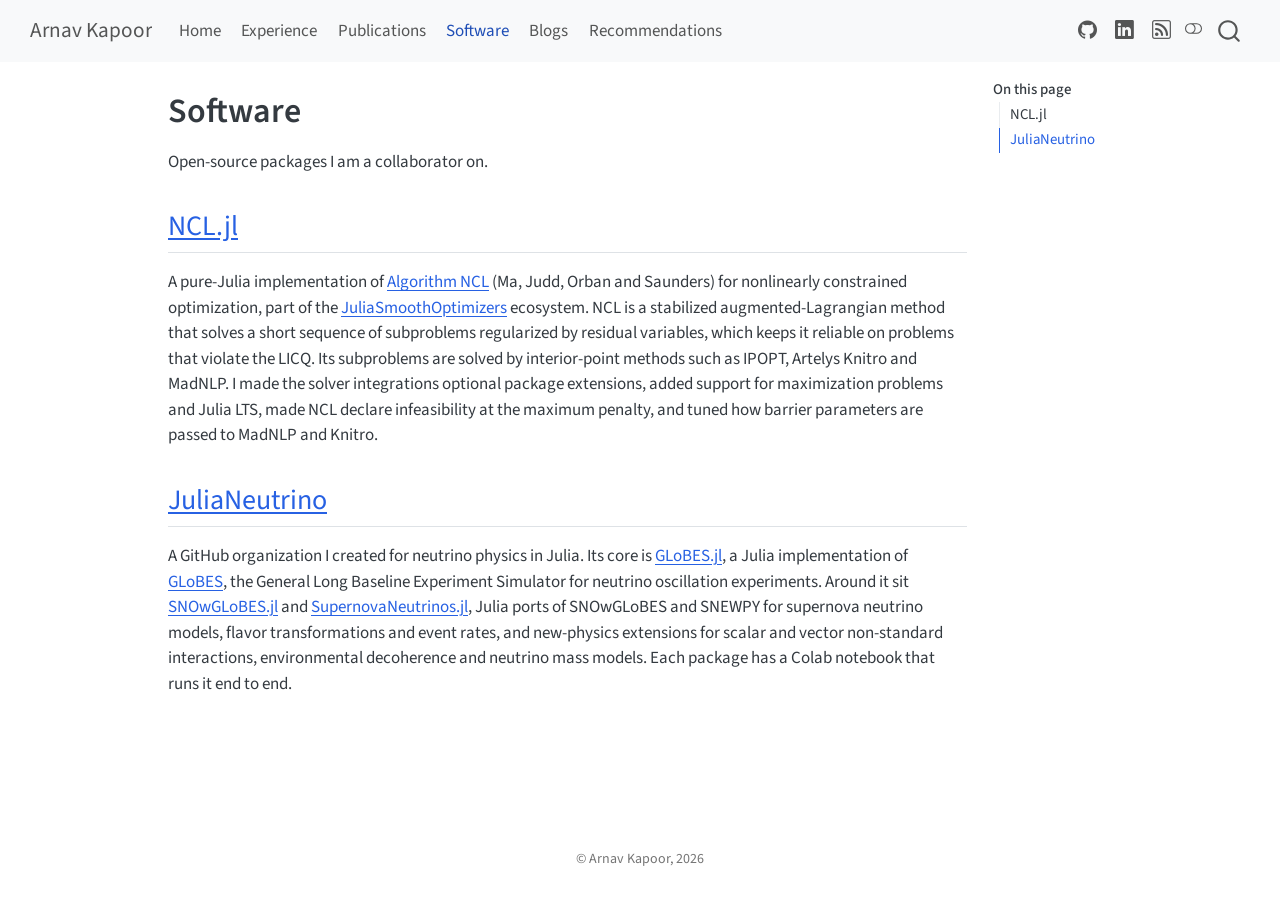
<file: docs/software.html>
<!DOCTYPE html>
<html xmlns="http://www.w3.org/1999/xhtml" lang="en" xml:lang="en"><head>

<meta charset="utf-8">
<meta name="generator" content="quarto-1.10.19">

<meta name="viewport" content="width=device-width, initial-scale=1.0, user-scalable=yes">


<title>Software – arnavk23</title>
<style>
/* Default styles provided by pandoc.
** See https://pandoc.org/MANUAL.html#variables-for-html for config info.
*/
span.smallcaps{font-variant: small-caps;}
div.columns{display: flex; gap: 1.5em;}
div.column{flex: auto;}
@media screen {
div.columns{gap: min(4vw, 1.5em);}
div.column{overflow-x: auto;}
}
div.hanging-indent{margin-left: 1.5em; text-indent: -1.5em;}
ul.task-list{list-style: none;}
ul.task-list li input[type="checkbox"] {
  width: 0.8em;
  margin: 0 0.8em 0.2em -1em; /* quarto-specific, see https://github.com/quarto-dev/quarto-cli/issues/4556 */ 
  vertical-align: middle;
}
</style>


<script src="site_libs/quarto-nav/quarto-nav.js"></script>
<script src="site_libs/quarto-nav/headroom.min.js"></script>
<script src="site_libs/clipboard/clipboard.min.js"></script>
<script src="site_libs/quarto-search/autocomplete.umd.js"></script>
<script src="site_libs/quarto-search/fuse.min.js"></script>
<script src="site_libs/quarto-search/quarto-search.js"></script>
<meta name="quarto:offset" content="./">
<link href="./favicon.svg" rel="icon" type="image/svg+xml">
<script src="site_libs/quarto-html/quarto.js" type="module"></script>
<script src="site_libs/quarto-html/tabsets/tabsets.js" type="module"></script>
<script src="site_libs/quarto-html/popper.min.js"></script>
<script src="site_libs/quarto-html/tippy.umd.min.js"></script>
<script src="site_libs/quarto-html/anchor.min.js"></script>
<link href="site_libs/quarto-html/tippy.css" rel="stylesheet">
<link href="site_libs/quarto-html/quarto-syntax-highlighting-bf27225e3a48a9273f3daa8f8e829971.css" rel="stylesheet" class="quarto-color-scheme" id="quarto-text-highlighting-styles">
<link href="site_libs/quarto-html/quarto-syntax-highlighting-dark-b626d73c4c936ccc3cb08be7d45d1df6.css" rel="stylesheet" class="quarto-color-scheme quarto-color-alternate" id="quarto-text-highlighting-styles">
<link href="site_libs/quarto-html/quarto-syntax-highlighting-bf27225e3a48a9273f3daa8f8e829971.css" rel="stylesheet" class="quarto-color-scheme-extra" id="quarto-text-highlighting-styles">
<script src="site_libs/bootstrap/bootstrap.min.js"></script>
<link href="site_libs/bootstrap/bootstrap-icons.css" rel="stylesheet">
<link href="site_libs/bootstrap/bootstrap-bd33107e172c871d584c219ccff192d3.min.css" rel="stylesheet" append-hash="true" class="quarto-color-scheme" id="quarto-bootstrap" data-mode="light">
<link href="site_libs/bootstrap/bootstrap-dark-1666565aa0284326c2b99e1b2fbec215.min.css" rel="stylesheet" append-hash="true" class="quarto-color-scheme quarto-color-alternate" id="quarto-bootstrap" data-mode="dark">
<link href="site_libs/bootstrap/bootstrap-bd33107e172c871d584c219ccff192d3.min.css" rel="stylesheet" append-hash="true" class="quarto-color-scheme-extra" id="quarto-bootstrap" data-mode="light">
<script id="quarto-search-options" type="application/json">{
  "location": "navbar",
  "copy-button": false,
  "collapse-after": 3,
  "panel-placement": "end",
  "type": "overlay",
  "limit": 50,
  "keyboard-shortcut": [
    "f",
    "/",
    "s"
  ],
  "show-item-context": false,
  "language": {
    "search-no-results-text": "No results",
    "search-matching-documents-text": "matching documents",
    "search-copy-link-title": "Copy link to search",
    "search-hide-matches-text": "Hide additional matches",
    "search-more-match-text": "more match in this document",
    "search-more-matches-text": "more matches in this document",
    "search-clear-button-title": "Clear",
    "search-text-placeholder": "",
    "search-detached-cancel-button-title": "Cancel",
    "search-submit-button-title": "Submit",
    "search-label": "Search"
  }
}</script>


<link rel="stylesheet" href="styles.css">
</head>

<body class="nav-fixed quarto-light"><script id="quarto-html-before-body" type="application/javascript">
    const toggleBodyColorMode = (bsSheetEl) => {
      const mode = bsSheetEl.getAttribute("data-mode");
      const bodyEl = window.document.querySelector("body");
      if (mode === "dark") {
        bodyEl.classList.add("quarto-dark");
        bodyEl.classList.remove("quarto-light");
      } else {
        bodyEl.classList.add("quarto-light");
        bodyEl.classList.remove("quarto-dark");
      }
    }
    const toggleBodyColorPrimary = () => {
      const bsSheetEl = window.document.querySelector("link#quarto-bootstrap:not([rel=disabled-stylesheet])");
      if (bsSheetEl) {
        toggleBodyColorMode(bsSheetEl);
      }
    }
    const setColorSchemeToggle = (alternate) => {
      const toggles = window.document.querySelectorAll('.quarto-color-scheme-toggle');
      for (let i=0; i < toggles.length; i++) {
        const toggle = toggles[i];
        if (toggle) {
          if (alternate) {
            toggle.classList.add("alternate");
          } else {
            toggle.classList.remove("alternate");
          }
        }
      }
    };
    const toggleColorMode = (alternate) => {
      // Switch the stylesheets
      const primaryStylesheets = window.document.querySelectorAll('link.quarto-color-scheme:not(.quarto-color-alternate)');
      const alternateStylesheets = window.document.querySelectorAll('link.quarto-color-scheme.quarto-color-alternate');
      manageTransitions('#quarto-margin-sidebar .nav-link', false);
      if (alternate) {
        // note: dark is layered on light, we don't disable primary!
        enableStylesheet(alternateStylesheets);
        for (const sheetNode of alternateStylesheets) {
          if (sheetNode.id === "quarto-bootstrap") {
            toggleBodyColorMode(sheetNode);
          }
        }
      } else {
        disableStylesheet(alternateStylesheets);
        enableStylesheet(primaryStylesheets)
        toggleBodyColorPrimary();
      }
      manageTransitions('#quarto-margin-sidebar .nav-link', true);
      // Switch the toggles
      setColorSchemeToggle(alternate)
      // Hack to workaround the fact that safari doesn't
      // properly recolor the scrollbar when toggling (#1455)
      if (navigator.userAgent.indexOf('Safari') > 0 && navigator.userAgent.indexOf('Chrome') == -1) {
        manageTransitions("body", false);
        window.scrollTo(0, 1);
        setTimeout(() => {
          window.scrollTo(0, 0);
          manageTransitions("body", true);
        }, 40);
      }
    }
    const disableStylesheet = (stylesheets) => {
      for (let i=0; i < stylesheets.length; i++) {
        const stylesheet = stylesheets[i];
        stylesheet.rel = 'disabled-stylesheet';
      }
    }
    const enableStylesheet = (stylesheets) => {
      for (let i=0; i < stylesheets.length; i++) {
        const stylesheet = stylesheets[i];
        if(stylesheet.rel !== 'stylesheet') { // for Chrome, which will still FOUC without this check
          stylesheet.rel = 'stylesheet';
        }
      }
    }
    const manageTransitions = (selector, allowTransitions) => {
      const els = window.document.querySelectorAll(selector);
      for (let i=0; i < els.length; i++) {
        const el = els[i];
        if (allowTransitions) {
          el.classList.remove('notransition');
        } else {
          el.classList.add('notransition');
        }
      }
    }
    const isFileUrl = () => {
      return window.location.protocol === 'file:';
    }
    const hasAlternateSentinel = () => {
      let styleSentinel = getColorSchemeSentinel();
      if (styleSentinel !== null) {
        return styleSentinel === "alternate";
      } else {
        return false;
      }
    }
    const setStyleSentinel = (alternate) => {
      const value = alternate ? "alternate" : "default";
      if (!isFileUrl()) {
        window.localStorage.setItem("quarto-color-scheme", value);
      } else {
        localAlternateSentinel = value;
      }
    }
    const getColorSchemeSentinel = () => {
      if (!isFileUrl()) {
        const storageValue = window.localStorage.getItem("quarto-color-scheme");
        return storageValue != null ? storageValue : localAlternateSentinel;
      } else {
        return localAlternateSentinel;
      }
    }
    const toggleGiscusIfUsed = (isAlternate, darkModeDefault) => {
      const baseTheme = document.querySelector('#giscus-base-theme')?.value ?? 'light';
      const alternateTheme = document.querySelector('#giscus-alt-theme')?.value ?? 'dark';
      let newTheme = '';
      if(authorPrefersDark) {
        newTheme = isAlternate ? baseTheme : alternateTheme;
      } else {
        newTheme = isAlternate ? alternateTheme : baseTheme;
      }
      const changeGiscusTheme = () => {
        // From: https://github.com/giscus/giscus/issues/336
        const sendMessage = (message) => {
          const iframe = document.querySelector('iframe.giscus-frame');
          if (!iframe) return;
          iframe.contentWindow.postMessage({ giscus: message }, 'https://giscus.app');
        }
        sendMessage({
          setConfig: {
            theme: newTheme
          }
        });
      }
      const isGiscussLoaded = window.document.querySelector('iframe.giscus-frame') !== null;
      if (isGiscussLoaded) {
        changeGiscusTheme();
      }
    };
    const authorPrefersDark = false;
    const darkModeDefault = authorPrefersDark;
      document.querySelector('link#quarto-text-highlighting-styles.quarto-color-scheme-extra').rel = 'disabled-stylesheet';
      document.querySelector('link#quarto-bootstrap.quarto-color-scheme-extra').rel = 'disabled-stylesheet';
    let localAlternateSentinel = darkModeDefault ? 'alternate' : 'default';
    // Dark / light mode switch
    window.quartoToggleColorScheme = () => {
      // Read the current dark / light value
      let toAlternate = !hasAlternateSentinel();
      toggleColorMode(toAlternate);
      setStyleSentinel(toAlternate);
      toggleGiscusIfUsed(toAlternate, darkModeDefault);
      window.dispatchEvent(new Event('resize'));
    };
    // Switch to dark mode if need be
    if (hasAlternateSentinel()) {
      toggleColorMode(true);
    } else {
      toggleColorMode(false);
    }
  </script>

<div id="quarto-search-results"></div>
  <header id="quarto-header" class="headroom fixed-top">
    <nav class="navbar navbar-expand-lg " data-bs-theme="dark">
      <div class="navbar-container container-fluid">
      <div class="navbar-brand-container mx-auto">
    <a class="navbar-brand" href="./index.html">
    <span class="navbar-title">Arnav Kapoor</span>
    </a>
  </div>
            <div id="quarto-search" class="" title="Search"></div>
          <button class="navbar-toggler" type="button" data-bs-toggle="collapse" data-bs-target="#navbarCollapse" aria-controls="navbarCollapse" role="menu" aria-expanded="false" aria-label="Toggle navigation" onclick="if (window.quartoToggleHeadroom) { window.quartoToggleHeadroom(); }">
  <span class="navbar-toggler-icon"></span>
</button>
          <div class="collapse navbar-collapse" id="navbarCollapse">
            <ul class="navbar-nav navbar-nav-scroll me-auto">
  <li class="nav-item">
    <a class="nav-link" href="./index.html"> 
<span class="menu-text">Home</span></a>
  </li>  
  <li class="nav-item">
    <a class="nav-link" href="./experience.html"> 
<span class="menu-text">Experience</span></a>
  </li>  
  <li class="nav-item">
    <a class="nav-link" href="./publications.html"> 
<span class="menu-text">Publications</span></a>
  </li>  
  <li class="nav-item">
    <a class="nav-link active" href="./software.html" aria-current="page"> 
<span class="menu-text">Software</span></a>
  </li>  
  <li class="nav-item">
    <a class="nav-link" href="./blogs.html"> 
<span class="menu-text">Blogs</span></a>
  </li>  
  <li class="nav-item">
    <a class="nav-link" href="./recommendations.html"> 
<span class="menu-text">Recommendations</span></a>
  </li>  
</ul>
            <ul class="navbar-nav navbar-nav-scroll ms-auto">
  <li class="nav-item compact">
    <a class="nav-link" href="https://github.com/arnavk23"> <i class="bi bi-github" role="img" aria-label="GitHub">
</i> 
<span class="menu-text"></span></a>
  </li>  
  <li class="nav-item compact">
    <a class="nav-link" href="https://www.linkedin.com/in/arnav-kapoor-29033b2b6/"> <i class="bi bi-linkedin" role="img" aria-label="LinkedIn">
</i> 
<span class="menu-text"></span></a>
  </li>  
  <li class="nav-item compact">
    <a class="nav-link" href="./blogs.xml"> <i class="bi bi-rss" role="img" aria-label="RSS feed">
</i> 
<span class="menu-text"></span></a>
  </li>  
</ul>
          </div> <!-- /navcollapse -->
            <div class="quarto-navbar-tools">
  <a href="" class="quarto-color-scheme-toggle quarto-navigation-tool  px-1" onclick="window.quartoToggleColorScheme(); return false;" title="Toggle dark mode"><i class="bi"></i></a>
</div>
      </div> <!-- /container-fluid -->
    </nav>
</header>
<!-- content -->
<div id="quarto-content" class="quarto-container page-columns page-rows-contents page-layout-article page-navbar">
<!-- sidebar -->
<!-- margin-sidebar -->
    <div id="quarto-margin-sidebar" class="sidebar margin-sidebar">
        <nav id="TOC" role="doc-toc" class="toc-active">
    <h2 id="toc-title">On this page</h2>
   
  <ul>
  <li><a href="#ncl.jl" id="toc-ncl.jl" class="nav-link active" data-scroll-target="#ncl.jl">NCL.jl</a></li>
  <li><a href="#julianeutrino" id="toc-julianeutrino" class="nav-link" data-scroll-target="#julianeutrino">JuliaNeutrino</a></li>
  </ul>
</nav>
    </div>
<!-- main -->
<main class="content" id="quarto-document-content">


<header id="title-block-header" class="quarto-title-block default">
<div class="quarto-title">
<h1 class="title">Software</h1>
</div>



<div class="quarto-title-meta">

    
  
    
  </div>
  


</header>


<p>Open-source packages I am a collaborator on.</p>
<section id="ncl.jl" class="level2">
<h2 class="anchored" data-anchor-id="ncl.jl"><a href="https://github.com/JuliaSmoothOptimizers/NCL.jl">NCL.jl</a></h2>
<p>A pure-Julia implementation of <a href="https://doi.org/10.1007/978-3-319-90026-1_8">Algorithm NCL</a> (Ma, Judd, Orban and Saunders) for nonlinearly constrained optimization, part of the <a href="https://jso.dev">JuliaSmoothOptimizers</a> ecosystem. NCL is a stabilized augmented-Lagrangian method that solves a short sequence of subproblems regularized by residual variables, which keeps it reliable on problems that violate the LICQ. Its subproblems are solved by interior-point methods such as IPOPT, Artelys Knitro and MadNLP. I made the solver integrations optional package extensions, added support for maximization problems and Julia LTS, made NCL declare infeasibility at the maximum penalty, and tuned how barrier parameters are passed to MadNLP and Knitro.</p>
</section>
<section id="julianeutrino" class="level2">
<h2 class="anchored" data-anchor-id="julianeutrino"><a href="https://github.com/JuliaNeutrino">JuliaNeutrino</a></h2>
<p>A GitHub organization I created for neutrino physics in Julia. Its core is <a href="https://github.com/JuliaNeutrino/GLoBES.jl">GLoBES.jl</a>, a Julia implementation of <a href="https://www.mpi-hd.mpg.de/personalhomes/globes/">GLoBES</a>, the General Long Baseline Experiment Simulator for neutrino oscillation experiments. Around it sit <a href="https://github.com/JuliaNeutrino/SNOwGLoBES.jl">SNOwGLoBES.jl</a> and <a href="https://github.com/JuliaNeutrino/SupernovaNeutrinos.jl">SupernovaNeutrinos.jl</a>, Julia ports of SNOwGLoBES and SNEWPY for supernova neutrino models, flavor transformations and event rates, and new-physics extensions for scalar and vector non-standard interactions, environmental decoherence and neutrino mass models. Each package has a Colab notebook that runs it end to end.</p>


</section>

</main> <!-- /main -->
<script id="quarto-html-after-body" type="application/javascript">
  window.document.addEventListener("DOMContentLoaded", function (event) {
    // Ensure there is a toggle, if there isn't float one in the top right
    if (window.document.querySelector('.quarto-color-scheme-toggle') === null) {
      const a = window.document.createElement('a');
      a.classList.add('top-right');
      a.classList.add('quarto-color-scheme-toggle');
      a.href = "";
      a.onclick = function() { try { window.quartoToggleColorScheme(); } catch {} return false; };
      const i = window.document.createElement("i");
      i.classList.add('bi');
      a.appendChild(i);
      window.document.body.appendChild(a);
    }
    setColorSchemeToggle(hasAlternateSentinel())
    const icon = "";
    const anchorJS = new window.AnchorJS();
    anchorJS.options = {
      placement: 'right',
      icon: icon
    };
    anchorJS.add('.anchored');
    const isCodeAnnotation = (el) => {
      for (const clz of el.classList) {
        if (clz.startsWith('code-annotation-')) {                     
          return true;
        }
      }
      return false;
    }
    const onCopySuccess = function(e) {
      // button target
      const button = e.trigger;
      // don't keep focus
      button.blur();
      // flash "checked"
      button.classList.add('code-copy-button-checked');
      var currentTitle = button.getAttribute("title");
      button.setAttribute("title", "Copied!");
      let tooltip;
      if (window.bootstrap) {
        button.setAttribute("data-bs-toggle", "tooltip");
        button.setAttribute("data-bs-placement", "left");
        button.setAttribute("data-bs-title", "Copied!");
        tooltip = new bootstrap.Tooltip(button, 
          { trigger: "manual", 
            customClass: "code-copy-button-tooltip",
            offset: [0, -8]});
        tooltip.show();    
      }
      setTimeout(function() {
        if (tooltip) {
          tooltip.hide();
          button.removeAttribute("data-bs-title");
          button.removeAttribute("data-bs-toggle");
          button.removeAttribute("data-bs-placement");
        }
        button.setAttribute("title", currentTitle);
        button.classList.remove('code-copy-button-checked');
      }, 1000);
      // clear code selection
      e.clearSelection();
    }
    const getTextToCopy = function(trigger) {
      const outerScaffold = trigger.parentElement.cloneNode(true);
      const codeEl = outerScaffold.querySelector('code');
      for (const childEl of codeEl.children) {
        if (isCodeAnnotation(childEl)) {
          childEl.remove();
        }
      }
      return codeEl.innerText;
    }
    const clipboard = new window.ClipboardJS('.code-copy-button:not([data-in-quarto-modal])', {
      text: getTextToCopy
    });
    clipboard.on('success', onCopySuccess);
    if (window.document.getElementById('quarto-embedded-source-code-modal')) {
      const clipboardModal = new window.ClipboardJS('.code-copy-button[data-in-quarto-modal]', {
        text: getTextToCopy,
        container: window.document.getElementById('quarto-embedded-source-code-modal')
      });
      clipboardModal.on('success', onCopySuccess);
    }
      var localhostRegex = new RegExp(/^(?:http|https):\/\/localhost\:?[0-9]*\//);
      var mailtoRegex = new RegExp(/^mailto:/);
        var filterRegex = new RegExp("https:\/\/arnavk23\.github\.io");
      var isInternal = (href) => {
          return filterRegex.test(href) || localhostRegex.test(href) || mailtoRegex.test(href);
      }
      // Inspect non-navigation links and adorn them if external
     var links = window.document.querySelectorAll('a[href]:not(.nav-link):not(.navbar-brand):not(.toc-action):not(.sidebar-link):not(.sidebar-item-toggle):not(.pagination-link):not(.no-external):not([aria-hidden]):not(.dropdown-item):not(.quarto-navigation-tool):not(.about-link)');
      for (var i=0; i<links.length; i++) {
        const link = links[i];
        if (!isInternal(link.href)) {
          // undo the damage that might have been done by quarto-nav.js in the case of
          // links that we want to consider external
          if (link.dataset.originalHref !== undefined) {
            link.href = link.dataset.originalHref;
          }
        }
      }
    function tippyHover(el, contentFn, onTriggerFn, onUntriggerFn) {
      const config = {
        allowHTML: true,
        maxWidth: 500,
        delay: 100,
        arrow: false,
        appendTo: function(el) {
            return el.parentElement;
        },
        interactive: true,
        interactiveBorder: 10,
        theme: 'quarto',
        placement: 'bottom-start',
      };
      if (contentFn) {
        config.content = contentFn;
      }
      if (onTriggerFn) {
        config.onTrigger = onTriggerFn;
      }
      if (onUntriggerFn) {
        config.onUntrigger = onUntriggerFn;
      }
      window.tippy(el, config); 
    }
    const noterefs = window.document.querySelectorAll('a[role="doc-noteref"]');
    for (var i=0; i<noterefs.length; i++) {
      const ref = noterefs[i];
      tippyHover(ref, function() {
        // use id or data attribute instead here
        let href = ref.getAttribute('data-footnote-href') || ref.getAttribute('href');
        try { href = new URL(href).hash; } catch {}
        const id = href.replace(/^#\/?/, "");
        const note = window.document.getElementById(id);
        if (note) {
          return note.innerHTML;
        } else {
          return "";
        }
      });
    }
    const xrefs = window.document.querySelectorAll('a.quarto-xref');
    const processXRef = (id, note) => {
      // Strip column container classes
      const stripColumnClz = (el) => {
        el.classList.remove("page-full", "page-columns");
        if (el.children) {
          for (const child of el.children) {
            stripColumnClz(child);
          }
        }
      }
      stripColumnClz(note)
      if (id === null || id.startsWith('sec-')) {
        // Special case sections, only their first couple elements
        const container = document.createElement("div");
        if (note.children && note.children.length > 2) {
          container.appendChild(note.children[0].cloneNode(true));
          for (let i = 1; i < note.children.length; i++) {
            const child = note.children[i];
            if (child.tagName === "P" && child.innerText === "") {
              continue;
            } else {
              container.appendChild(child.cloneNode(true));
              break;
            }
          }
          if (window.Quarto?.typesetMath) {
            window.Quarto.typesetMath(container);
          }
          return container.innerHTML
        } else {
          if (window.Quarto?.typesetMath) {
            window.Quarto.typesetMath(note);
          }
          return note.innerHTML;
        }
      } else {
        // Remove any anchor links if they are present
        const anchorLink = note.querySelector('a.anchorjs-link');
        if (anchorLink) {
          anchorLink.remove();
        }
        if (window.Quarto?.typesetMath) {
          window.Quarto.typesetMath(note);
        }
        if (note.classList.contains("callout")) {
          return note.outerHTML;
        } else {
          return note.innerHTML;
        }
      }
    }
    for (var i=0; i<xrefs.length; i++) {
      const xref = xrefs[i];
      tippyHover(xref, undefined, function(instance) {
        instance.disable();
        let url = xref.getAttribute('href');
        let hash = undefined; 
        if (url.startsWith('#')) {
          hash = url;
        } else {
          try { hash = new URL(url).hash; } catch {}
        }
        if (hash) {
          const id = hash.replace(/^#\/?/, "");
          const note = window.document.getElementById(id);
          if (note !== null) {
            try {
              const html = processXRef(id, note.cloneNode(true));
              instance.setContent(html);
            } finally {
              instance.enable();
              instance.show();
            }
          } else {
            // See if we can fetch this
            fetch(url.split('#')[0])
            .then(res => res.text())
            .then(html => {
              const parser = new DOMParser();
              const htmlDoc = parser.parseFromString(html, "text/html");
              const note = htmlDoc.getElementById(id);
              if (note !== null) {
                const html = processXRef(id, note);
                instance.setContent(html);
              } 
            }).finally(() => {
              instance.enable();
              instance.show();
            });
          }
        } else {
          // See if we can fetch a full url (with no hash to target)
          // This is a special case and we should probably do some content thinning / targeting
          fetch(url)
          .then(res => res.text())
          .then(html => {
            const parser = new DOMParser();
            const htmlDoc = parser.parseFromString(html, "text/html");
            const note = htmlDoc.querySelector('main.content');
            if (note !== null) {
              // This should only happen for chapter cross references
              // (since there is no id in the URL)
              // remove the first header
              if (note.children.length > 0 && note.children[0].tagName === "HEADER") {
                note.children[0].remove();
              }
              const html = processXRef(null, note);
              instance.setContent(html);
            } 
          }).finally(() => {
            instance.enable();
            instance.show();
          });
        }
      }, function(instance) {
      });
    }
        let selectedAnnoteEl;
        const selectorForAnnotation = ( cell, annotation) => {
          let cellAttr = 'data-code-cell="' + cell + '"';
          let lineAttr = 'data-code-annotation="' +  annotation + '"';
          const selector = 'span[' + cellAttr + '][' + lineAttr + ']';
          return selector;
        }
        const selectCodeLines = (annoteEl) => {
          const doc = window.document;
          const targetCell = annoteEl.getAttribute("data-target-cell");
          const targetAnnotation = annoteEl.getAttribute("data-target-annotation");
          const annoteSpan = window.document.querySelector(selectorForAnnotation(targetCell, targetAnnotation));
          const lines = annoteSpan.getAttribute("data-code-lines").split(",");
          const lineIds = lines.map((line) => {
            return targetCell + "-" + line;
          })
          let top = null;
          let height = null;
          let parent = null;
          if (lineIds.length > 0) {
              //compute the position of the single el (top and bottom and make a div)
              const el = window.document.getElementById(lineIds[0]);
              top = el.offsetTop;
              height = el.offsetHeight;
              parent = el.parentElement.parentElement;
            if (lineIds.length > 1) {
              const lastEl = window.document.getElementById(lineIds[lineIds.length - 1]);
              const bottom = lastEl.offsetTop + lastEl.offsetHeight;
              height = bottom - top;
            }
            if (top !== null && height !== null && parent !== null) {
              // cook up a div (if necessary) and position it 
              let div = window.document.getElementById("code-annotation-line-highlight");
              if (div === null) {
                div = window.document.createElement("div");
                div.setAttribute("id", "code-annotation-line-highlight");
                div.style.position = 'absolute';
                parent.appendChild(div);
              }
              div.style.top = top - 2 + "px";
              div.style.height = height + 4 + "px";
              div.style.left = 0;
              let gutterDiv = window.document.getElementById("code-annotation-line-highlight-gutter");
              if (gutterDiv === null) {
                gutterDiv = window.document.createElement("div");
                gutterDiv.setAttribute("id", "code-annotation-line-highlight-gutter");
                gutterDiv.style.position = 'absolute';
                const codeCell = window.document.getElementById(targetCell);
                const gutter = codeCell.querySelector('.code-annotation-gutter');
                gutter.appendChild(gutterDiv);
              }
              gutterDiv.style.top = top - 2 + "px";
              gutterDiv.style.height = height + 4 + "px";
            }
            selectedAnnoteEl = annoteEl;
          }
        };
        const unselectCodeLines = () => {
          const elementsIds = ["code-annotation-line-highlight", "code-annotation-line-highlight-gutter"];
          elementsIds.forEach((elId) => {
            const div = window.document.getElementById(elId);
            if (div) {
              div.remove();
            }
          });
          selectedAnnoteEl = undefined;
        };
          // Handle positioning of the toggle
      window.addEventListener(
        "resize",
        throttle(() => {
          elRect = undefined;
          if (selectedAnnoteEl) {
            selectCodeLines(selectedAnnoteEl);
          }
        }, 10)
      );
      function throttle(fn, ms) {
      let throttle = false;
      let timer;
        return (...args) => {
          if(!throttle) { // first call gets through
              fn.apply(this, args);
              throttle = true;
          } else { // all the others get throttled
              if(timer) clearTimeout(timer); // cancel #2
              timer = setTimeout(() => {
                fn.apply(this, args);
                timer = throttle = false;
              }, ms);
          }
        };
      }
        // Attach click handler to the DT
        const annoteDls = window.document.querySelectorAll('dt[data-target-cell]');
        for (const annoteDlNode of annoteDls) {
          annoteDlNode.addEventListener('click', (event) => {
            const clickedEl = event.target;
            if (clickedEl !== selectedAnnoteEl) {
              unselectCodeLines();
              const activeEl = window.document.querySelector('dt[data-target-cell].code-annotation-active');
              if (activeEl) {
                activeEl.classList.remove('code-annotation-active');
              }
              selectCodeLines(clickedEl);
              clickedEl.classList.add('code-annotation-active');
            } else {
              // Unselect the line
              unselectCodeLines();
              clickedEl.classList.remove('code-annotation-active');
            }
          });
        }
    const findCites = (el) => {
      const parentEl = el.parentElement;
      if (parentEl) {
        const cites = parentEl.dataset.cites;
        if (cites) {
          return {
            el,
            cites: cites.split(' ')
          };
        } else {
          return findCites(el.parentElement)
        }
      } else {
        return undefined;
      }
    };
    var bibliorefs = window.document.querySelectorAll('a[role="doc-biblioref"]');
    for (var i=0; i<bibliorefs.length; i++) {
      const ref = bibliorefs[i];
      const citeInfo = findCites(ref);
      if (citeInfo) {
        tippyHover(citeInfo.el, function() {
          var popup = window.document.createElement('div');
          citeInfo.cites.forEach(function(cite) {
            var citeDiv = window.document.createElement('div');
            citeDiv.classList.add('hanging-indent');
            citeDiv.classList.add('csl-entry');
            var biblioDiv = window.document.getElementById('ref-' + cite);
            if (biblioDiv) {
              citeDiv.innerHTML = biblioDiv.innerHTML;
            }
            popup.appendChild(citeDiv);
          });
          return popup.innerHTML;
        });
      }
    }
  });
  </script>
</div> <!-- /content -->
<footer class="footer">
  <div class="nav-footer">
    <div class="nav-footer-left">
      &nbsp;
    </div>   
    <div class="nav-footer-center">
<p>© Arnav Kapoor, 2026</p>
</div>
    <div class="nav-footer-right">
      &nbsp;
    </div>
  </div>
</footer>




</body></html>
</file>
<file: docs/site_libs/quarto-html/tippy.css>
.tippy-box[data-animation=fade][data-state=hidden]{opacity:0}[data-tippy-root]{max-width:calc(100vw - 10px)}.tippy-box{position:relative;background-color:#333;color:#fff;border-radius:4px;font-size:14px;line-height:1.4;white-space:normal;outline:0;transition-property:transform,visibility,opacity}.tippy-box[data-placement^=top]>.tippy-arrow{bottom:0}.tippy-box[data-placement^=top]>.tippy-arrow:before{bottom:-7px;left:0;border-width:8px 8px 0;border-top-color:initial;transform-origin:center top}.tippy-box[data-placement^=bottom]>.tippy-arrow{top:0}.tippy-box[data-placement^=bottom]>.tippy-arrow:before{top:-7px;left:0;border-width:0 8px 8px;border-bottom-color:initial;transform-origin:center bottom}.tippy-box[data-placement^=left]>.tippy-arrow{right:0}.tippy-box[data-placement^=left]>.tippy-arrow:before{border-width:8px 0 8px 8px;border-left-color:initial;right:-7px;transform-origin:center left}.tippy-box[data-placement^=right]>.tippy-arrow{left:0}.tippy-box[data-placement^=right]>.tippy-arrow:before{left:-7px;border-width:8px 8px 8px 0;border-right-color:initial;transform-origin:center right}.tippy-box[data-inertia][data-state=visible]{transition-timing-function:cubic-bezier(.54,1.5,.38,1.11)}.tippy-arrow{width:16px;height:16px;color:#333}.tippy-arrow:before{content:"";position:absolute;border-color:transparent;border-style:solid}.tippy-content{position:relative;padding:5px 9px;z-index:1}
</file>
<file: docs/site_libs/quarto-html/quarto-syntax-highlighting-bf27225e3a48a9273f3daa8f8e829971.css>
/* quarto syntax highlight colors */
:root {
  --quarto-hl-ot-color: #003B4F;
  --quarto-hl-at-color: #657422;
  --quarto-hl-ss-color: #20794D;
  --quarto-hl-an-color: #5E5E5E;
  --quarto-hl-fu-color: #4758AB;
  --quarto-hl-st-color: #20794D;
  --quarto-hl-cf-color: #003B4F;
  --quarto-hl-op-color: #5E5E5E;
  --quarto-hl-er-color: #AD0000;
  --quarto-hl-bn-color: #AD0000;
  --quarto-hl-al-color: #AD0000;
  --quarto-hl-va-color: #111111;
  --quarto-hl-bu-color: inherit;
  --quarto-hl-ex-color: inherit;
  --quarto-hl-pp-color: #AD0000;
  --quarto-hl-in-color: #5E5E5E;
  --quarto-hl-vs-color: #20794D;
  --quarto-hl-wa-color: #5E5E5E;
  --quarto-hl-do-color: #5E5E5E;
  --quarto-hl-im-color: #00769E;
  --quarto-hl-ch-color: #20794D;
  --quarto-hl-dt-color: #AD0000;
  --quarto-hl-fl-color: #AD0000;
  --quarto-hl-co-color: #5E5E5E;
  --quarto-hl-cv-color: #5E5E5E;
  --quarto-hl-cn-color: #8f5902;
  --quarto-hl-sc-color: #5E5E5E;
  --quarto-hl-dv-color: #AD0000;
  --quarto-hl-kw-color: #003B4F;
}

/* other quarto variables */
:root {
  --quarto-font-monospace: SFMono-Regular, Menlo, Monaco, Consolas, "Liberation Mono", "Courier New", monospace;
}

/* syntax highlight based on Pandoc's rules */
pre > code.sourceCode > span {
  color: #003B4F;
}

code.sourceCode > span {
  color: #003B4F;
}

div.sourceCode,
div.sourceCode pre.sourceCode {
  color: #003B4F;
}

/* Normal */
code span {
  color: #003B4F;
}

/* Alert */
code span.al {
  color: #AD0000;
  font-style: inherit;
}

/* Annotation */
code span.an {
  color: #5E5E5E;
  font-style: inherit;
}

/* Attribute */
code span.at {
  color: #657422;
  font-style: inherit;
}

/* BaseN */
code span.bn {
  color: #AD0000;
  font-style: inherit;
}

/* BuiltIn */
code span.bu {
  font-style: inherit;
}

/* ControlFlow */
code span.cf {
  color: #003B4F;
  font-weight: bold;
  font-style: inherit;
}

/* Char */
code span.ch {
  color: #20794D;
  font-style: inherit;
}

/* Constant */
code span.cn {
  color: #8f5902;
  font-style: inherit;
}

/* Comment */
code span.co {
  color: #5E5E5E;
  font-style: inherit;
}

/* CommentVar */
code span.cv {
  color: #5E5E5E;
  font-style: italic;
}

/* Documentation */
code span.do {
  color: #5E5E5E;
  font-style: italic;
}

/* DataType */
code span.dt {
  color: #AD0000;
  font-style: inherit;
}

/* DecVal */
code span.dv {
  color: #AD0000;
  font-style: inherit;
}

/* Error */
code span.er {
  color: #AD0000;
  font-style: inherit;
}

/* Extension */
code span.ex {
  font-style: inherit;
}

/* Float */
code span.fl {
  color: #AD0000;
  font-style: inherit;
}

/* Function */
code span.fu {
  color: #4758AB;
  font-style: inherit;
}

/* Import */
code span.im {
  color: #00769E;
  font-style: inherit;
}

/* Information */
code span.in {
  color: #5E5E5E;
  font-style: inherit;
}

/* Keyword */
code span.kw {
  color: #003B4F;
  font-weight: bold;
  font-style: inherit;
}

/* Operator */
code span.op {
  color: #5E5E5E;
  font-style: inherit;
}

/* Other */
code span.ot {
  color: #003B4F;
  font-style: inherit;
}

/* Preprocessor */
code span.pp {
  color: #AD0000;
  font-style: inherit;
}

/* SpecialChar */
code span.sc {
  color: #5E5E5E;
  font-style: inherit;
}

/* SpecialString */
code span.ss {
  color: #20794D;
  font-style: inherit;
}

/* String */
code span.st {
  color: #20794D;
  font-style: inherit;
}

/* Variable */
code span.va {
  color: #111111;
  font-style: inherit;
}

/* VerbatimString */
code span.vs {
  color: #20794D;
  font-style: inherit;
}

/* Warning */
code span.wa {
  color: #5E5E5E;
  font-style: italic;
}

.prevent-inlining {
  content: "</";
}

/*# sourceMappingURL=8be38f48d34c45af72792cbd699585e7.css.map */
</file>
<file: docs/site_libs/quarto-html/quarto-syntax-highlighting-dark-b626d73c4c936ccc3cb08be7d45d1df6.css>
/* quarto syntax highlight colors */
:root {
  --quarto-hl-al-color: #f07178;
  --quarto-hl-an-color: #d4d0ab;
  --quarto-hl-at-color: #00e0e0;
  --quarto-hl-bn-color: #d4d0ab;
  --quarto-hl-bu-color: #abe338;
  --quarto-hl-ch-color: #abe338;
  --quarto-hl-co-color: #f8f8f2;
  --quarto-hl-cv-color: #ffd700;
  --quarto-hl-cn-color: #ffd700;
  --quarto-hl-cf-color: #ffa07a;
  --quarto-hl-dt-color: #ffa07a;
  --quarto-hl-dv-color: #d4d0ab;
  --quarto-hl-do-color: #f8f8f2;
  --quarto-hl-er-color: #f07178;
  --quarto-hl-ex-color: #00e0e0;
  --quarto-hl-fl-color: #d4d0ab;
  --quarto-hl-fu-color: #ffa07a;
  --quarto-hl-im-color: #abe338;
  --quarto-hl-in-color: #d4d0ab;
  --quarto-hl-kw-color: #ffa07a;
  --quarto-hl-op-color: #ffa07a;
  --quarto-hl-ot-color: #00e0e0;
  --quarto-hl-pp-color: #dcc6e0;
  --quarto-hl-re-color: #00e0e0;
  --quarto-hl-sc-color: #abe338;
  --quarto-hl-ss-color: #abe338;
  --quarto-hl-st-color: #abe338;
  --quarto-hl-va-color: #00e0e0;
  --quarto-hl-vs-color: #abe338;
  --quarto-hl-wa-color: #dcc6e0;
}

/* other quarto variables */
:root {
  --quarto-font-monospace: SFMono-Regular, Menlo, Monaco, Consolas, "Liberation Mono", "Courier New", monospace;
}

/* syntax highlight based on Pandoc's rules */
pre > code.sourceCode > span {
  color: #f8f8f2;
}

code.sourceCode > span {
  color: #f8f8f2;
}

div.sourceCode,
div.sourceCode pre.sourceCode {
  color: #f8f8f2;
}

/* Normal */
code span {
  color: #f8f8f2;
}

/* Alert */
code span.al {
  color: #f07178;
}

/* Annotation */
code span.an {
  color: #d4d0ab;
}

/* Attribute */
code span.at {
  color: #00e0e0;
}

/* BaseN */
code span.bn {
  color: #d4d0ab;
}

/* BuiltIn */
code span.bu {
  color: #abe338;
}

/* ControlFlow */
code span.cf {
  font-weight: bold;
  color: #ffa07a;
}

/* Char */
code span.ch {
  color: #abe338;
}

/* Constant */
code span.cn {
  color: #ffd700;
}

/* Comment */
code span.co {
  font-style: italic;
  color: #f8f8f2;
}

/* CommentVar */
code span.cv {
  color: #ffd700;
}

/* Documentation */
code span.do {
  color: #f8f8f2;
}

/* DataType */
code span.dt {
  color: #ffa07a;
}

/* DecVal */
code span.dv {
  color: #d4d0ab;
}

/* Error */
code span.er {
  color: #f07178;
  text-decoration: underline;
}

/* Extension */
code span.ex {
  font-weight: bold;
  color: #00e0e0;
}

/* Float */
code span.fl {
  color: #d4d0ab;
}

/* Function */
code span.fu {
  color: #ffa07a;
}

/* Import */
code span.im {
  color: #abe338;
}

/* Information */
code span.in {
  color: #d4d0ab;
}

/* Keyword */
code span.kw {
  font-weight: bold;
  color: #ffa07a;
}

/* Operator */
code span.op {
  color: #ffa07a;
}

/* Other */
code span.ot {
  color: #00e0e0;
}

/* Preprocessor */
code span.pp {
  color: #dcc6e0;
}

/* RegionMarker */
code span.re {
  background-color: #f8f8f2;
  color: #00e0e0;
}

/* SpecialChar */
code span.sc {
  color: #abe338;
}

/* SpecialString */
code span.ss {
  color: #abe338;
}

/* String */
code span.st {
  color: #abe338;
}

/* Variable */
code span.va {
  color: #00e0e0;
}

/* VerbatimString */
code span.vs {
  color: #abe338;
}

/* Warning */
code span.wa {
  color: #dcc6e0;
}

.prevent-inlining {
  content: "</";
}

/*# sourceMappingURL=a269c63e8167c3ae395728e86feb0848.css.map */
</file>
<file: docs/site_libs/quarto-diagram/mermaid.css>
.mermaidTooltip {
  position: absolute;
  text-align: center;
  max-width: 200px;
  padding: 2px;
  font-family: "trebuchet ms", verdana, arial;
  font-size: 12px;
  background: #ffffde;
  border: 1px solid #aaaa33;
  border-radius: 2px;
  pointer-events: none;
  z-index: 1000;
}
</file>
<file: docs/styles.css>
/* css styles */

/* Mermaid figures are drawn for a light background; keep them readable in dark mode. */
.mermaid-js,
.mermaid-js svg,
.cell-output-display svg[id^="mermaid"] {
  background-color: #ffffff !important;
  border-radius: 6px;
}
.mermaid-js {
  padding: 0.75rem;
}

/* Recommendations: alternating image cards */
.rec-list {
  display: flex;
  flex-direction: column;
  gap: 2rem;
  padding: 1rem 0;
}
.rec-card {
  display: flex;
  flex-direction: column;
  border: 1px solid var(--bs-border-color);
  border-radius: 12px;
  overflow: hidden;
  color: inherit;
  text-decoration: none;
  background: var(--bs-body-bg);
  box-shadow: 0 2px 10px rgba(0, 0, 0, 0.05);
  transition: transform 0.25s ease, box-shadow 0.25s ease, border-color 0.25s ease;
}
.rec-card:hover {
  transform: translateY(-4px);
  box-shadow: 0 10px 24px rgba(0, 0, 0, 0.12);
  border-color: var(--bs-primary);
  color: inherit;
}
.rec-image {
  flex: 1;
  overflow: hidden;
  background: #f4f4f4;
  min-height: 160px;
}
.rec-image img {
  width: 100%;
  height: 100%;
  object-fit: cover;
  transition: transform 0.4s ease;
}
.rec-card:hover .rec-image img {
  transform: scale(1.04);
}
.rec-text {
  flex: 1;
  padding: 1.25rem 1.5rem;
  display: flex;
  flex-direction: column;
  justify-content: center;
}
.rec-meta {
  font-size: 0.85rem;
  opacity: 0.7;
  margin-bottom: 0.5rem;
}
.rec-text h3 {
  margin: 0 0 0.75rem 0;
  font-size: 1.25rem;
  transition: color 0.25s ease;
}
.rec-card:hover .rec-text h3 {
  color: var(--bs-primary);
}
.rec-text p {
  margin-bottom: 1rem;
}
.rec-more {
  font-weight: 600;
  font-size: 0.85rem;
  letter-spacing: 0.05em;
  text-transform: uppercase;
  color: var(--bs-primary);
}
@media (min-width: 768px) {
  .rec-card {
    flex-direction: row;
    height: 210px;
  }
  .rec-card:nth-child(even) {
    flex-direction: row-reverse;
  }
}
/* Diagrams (SVG) are shown whole rather than cropped */
.rec-image img[src$=".svg"] {
  object-fit: contain;
  background: #ffffff;
  padding: 0.75rem;
}

/* Home page: photo column takes about a quarter, text the rest */
@media (min-width: 992px) {
  div.quarto-about-trestles .about-entity {
    flex: 0 0 25% !important;
  }
}

/* Blog listing: image sits under the date, so the text gets the full width beside them */
@media (min-width: 768px) {
  #listing-listing .quarto-post {
    display: grid;
    grid-template-columns: 200px 1fr;
    grid-template-rows: auto 1fr;
    grid-template-areas:
      "meta  body"
      "thumb body";
    column-gap: 2em;
    row-gap: 0.25em;
  }
  #listing-listing .quarto-post .metadata {
    grid-area: meta;
    padding-bottom: 0.5em;
  }
  #listing-listing .quarto-post .thumbnail {
    grid-area: thumb;
  }
  #listing-listing .quarto-post .body {
    grid-area: body;
  }
}
#listing-listing .quarto-post .thumbnail img {
  aspect-ratio: 3 / 2;
  border-radius: 8px;
}

/* Compact categories column */
.quarto-listing-category-title {
  font-size: 0.95rem;
}
.quarto-listing-category .category {
  font-size: 0.85rem;
  line-height: 1.5;
}
</file>
